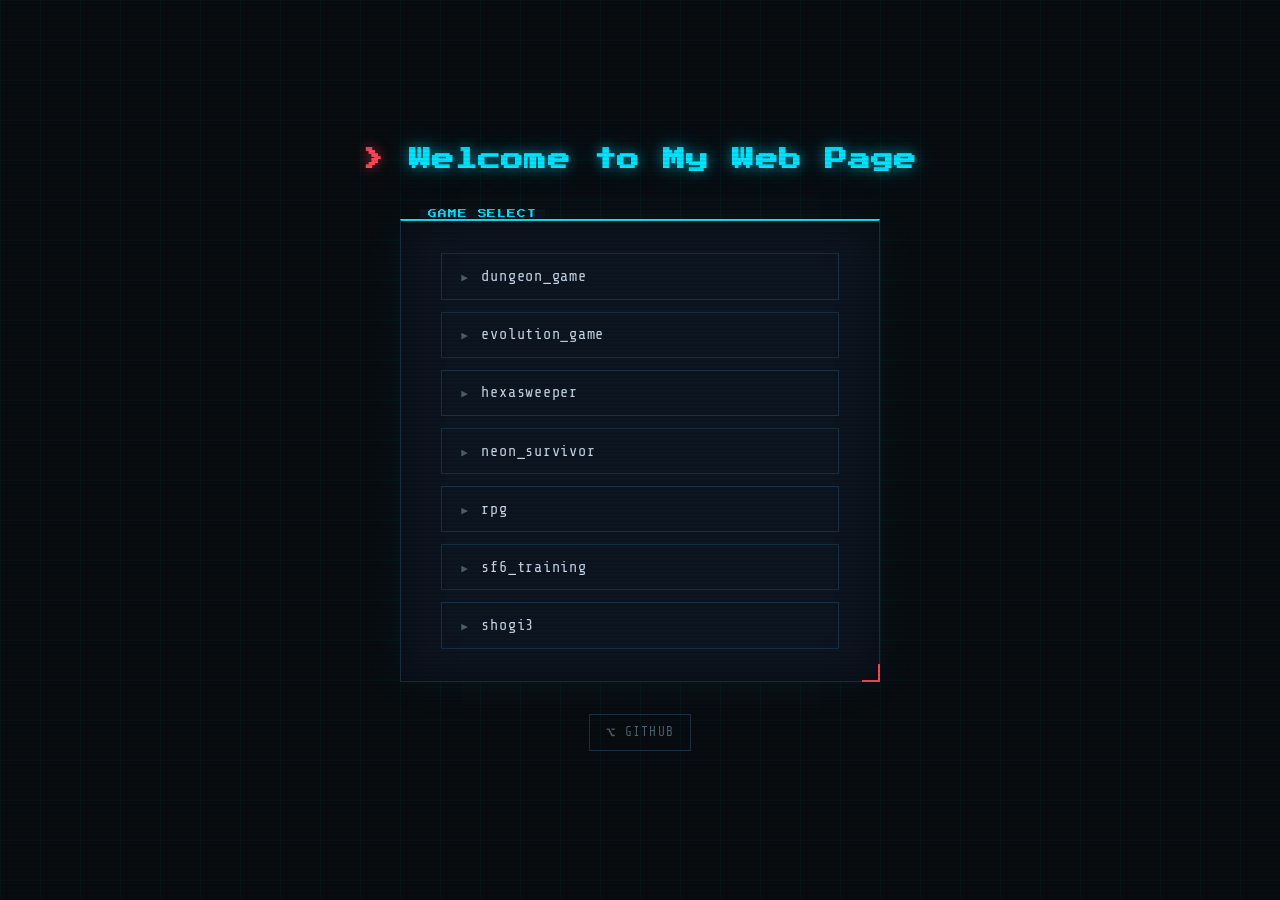
<file: index.html>
<html>

<head>
<meta charset="UTF-8">
<meta name="viewport" content="width=device-width, initial-scale=1.0">
<title>My Web Page</title>
<link rel="preconnect" href="https://fonts.googleapis.com">
<link href="https://fonts.googleapis.com/css2?family=Press+Start+2P&family=Share+Tech+Mono&display=swap" rel="stylesheet">
<link rel="stylesheet" href="index.css">
</head>

<body>
<h1>Welcome to My Web Page</h1>
<div>
<ul>
<li><a href ='dungeon_game.html'>dungeon_game</a></li>
<li><a href ='evolution_game.html'>evolution_game</a></li>
<li><a href ='hexasweeper.html'>hexasweeper</a></li>
<li><a href ='neon_survivor.html'>neon_survivor</a></li>
<li><a href ='rpg.html'>rpg</a></li>
<li><a href ='sf6_training.html'>sf6_training</a></li>
<li><a href ='shogi3.html'>shogi3</a></li>
</ul>
</div>
<a href="https://github.com/sphosino/claude_vibe_cording/">GITHUB</a>
</body>
</html>
</file>
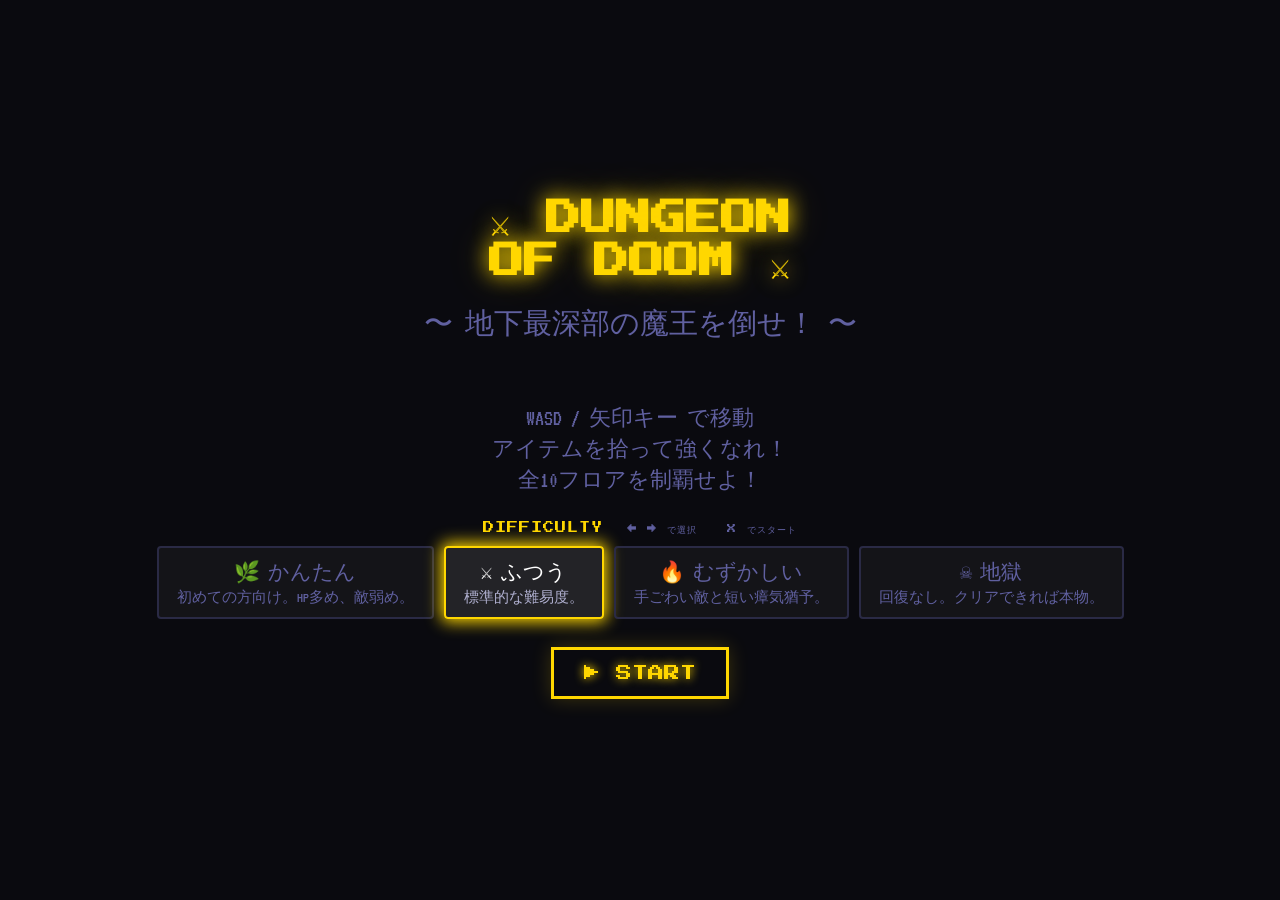
<file: dungeon_game.html>
<!DOCTYPE html>
<html lang="ja">
<head>
<meta charset="UTF-8">
<meta name="viewport" content="width=device-width, initial-scale=1.0">
<title>🗡️ ダンジョン・オブ・ドゥーム</title>
<style>
  @import url('https://fonts.googleapis.com/css2?family=Press+Start+2P&family=VT323:wght@400&display=swap');

  * { margin: 0; padding: 0; box-sizing: border-box; }
  
  :root {
    --bg: #0a0a0f;
    --surface: #12121a;
    --panel: #1a1a28;
    --border: #2a2a45;
    --gold: #ffd700;
    --red: #ff3040;
    --green: #00ff88;
    --blue: #4488ff;
    --purple: #cc44ff;
    --orange: #ff8800;
    --cyan: #00ffdd;
    --text: #e0e0ff;
    --dim: #6060a0;
  }

  body {
    background: var(--bg);
    color: var(--text);
    font-family: 'VT323', monospace;
    min-height: 100vh;
    display: flex;
    flex-direction: column;
    align-items: center;
    justify-content: center;
    overflow-y: auto;
  }

  #title-screen {
    text-align: center;
    animation: fadeIn 1s ease;
  }

  #title-screen h1 {
    font-family: 'Press Start 2P', monospace;
    font-size: 2.2em;
    color: var(--gold);
    text-shadow: 0 0 20px var(--gold), 0 0 40px rgba(255,215,0,0.3);
    margin-bottom: 0.5em;
    animation: pulse 2s infinite;
  }

  #title-screen .subtitle {
    font-size: 1.8em;
    color: var(--dim);
    margin-bottom: 2em;
  }

  #title-screen .start-btn {
    font-family: 'Press Start 2P', monospace;
    font-size: 1em;
    background: none;
    border: 3px solid var(--gold);
    color: var(--gold);
    padding: 15px 30px;
    cursor: pointer;
    transition: all 0.2s;
    text-shadow: 0 0 10px var(--gold);
    box-shadow: 0 0 20px rgba(255,215,0,0.2);
  }

  #title-screen .start-btn:hover {
    background: rgba(255,215,0,0.1);
    box-shadow: 0 0 30px rgba(255,215,0,0.4);
    transform: scale(1.05);
  }

  #diff-select {
    display: flex;
    gap: 10px;
    margin-bottom: 1.8em;
    flex-wrap: wrap;
    justify-content: center;
  }
  .diff-btn {
    font-family: 'VT323', monospace;
    font-size: 1.3em;
    background: rgba(255,255,255,0.04);
    border: 2px solid #2a2a45;
    color: #6060a0;
    padding: 10px 18px;
    cursor: pointer;
    border-radius: 4px;
    transition: all 0.15s;
    text-align: center;
    min-width: 120px;
  }
  .diff-btn:hover { background: rgba(255,255,255,0.08); transform: translateY(-2px); }
  .diff-btn.selected {
    border-width: 2px;
    color: #fff;
    background: rgba(255,255,255,0.1);
  }
  .diff-btn .diff-desc {
    display: block;
    font-size: 0.72em;
    color: #6060a0;
    margin-top: 2px;
    letter-spacing: 0;
  }
  .diff-btn.selected .diff-desc { color: #b0b0d0; }

  #game-screen {
    display: none;
    width: 100vw;
    min-height: 100vh;
    flex-direction: column;
    align-items: center;
    justify-content: flex-start;
    gap: 8px;
    padding: 8px 10px;
    overflow-y: auto;
  }

  #top-bar {
    display: flex;
    gap: 20px;
    align-items: center;
    font-size: 1.4em;
    flex-wrap: wrap;
    justify-content: center;
  }

  .stat-box {
    background: var(--panel);
    border: 2px solid var(--border);
    padding: 6px 14px;
    font-size: 1.1em;
  }

  .stat-box.floor-box { border-color: var(--gold); color: var(--gold); font-size: 1.4em; padding: 6px 20px; }

  #hp-bar-wrap { display: flex; align-items: center; gap: 8px; }
  #hp-bar-bg { width: 120px; height: 14px; background: #300; border: 2px solid var(--red); }
  #hp-bar { height: 100%; background: var(--red); transition: width 0.3s; box-shadow: 0 0 8px var(--red); }
  #exp-bar-bg { width: 80px; height: 14px; background: #030; border: 2px solid var(--green); }
  #exp-bar { height: 100%; background: var(--green); transition: width 0.3s; }

  #main-area {
    display: flex;
    gap: 12px;
    align-items: flex-start;
  }

  #canvas-wrap {
    position: relative;
    border: 3px solid var(--border);
    box-shadow: 0 0 30px rgba(68,136,255,0.15);
  }

  canvas {
    display: block;
    image-rendering: pixelated;
  }

  #side-panel {
    width: 200px;
    display: flex;
    flex-direction: column;
    gap: 8px;
    max-height: 450px;
  }

  #inv-list {
    max-height: 200px;
    overflow-y: auto;
  }

  .panel-box {
    background: var(--panel);
    border: 2px solid var(--border);
    padding: 10px;
    font-size: 1.2em;
  }

  .panel-box h3 {
    font-family: 'Press Start 2P', monospace;
    font-size: 0.55em;
    color: var(--gold);
    margin-bottom: 8px;
    text-align: center;
  }

  #log-box {
    background: var(--surface);
    border: 2px solid var(--border);
    padding: 8px;
    font-size: 1.2em;
    height: 120px;
    overflow-y: auto;
    flex-shrink: 0;
    width: 100%;
    max-width: 680px;
  }

  .log-line { 
    padding: 1px 0;
    border-bottom: 1px solid rgba(255,255,255,0.04);
  }
  .log-dmg { color: var(--red); }
  .log-heal { color: var(--green); }
  .log-item { color: var(--gold); }
  .log-level { color: var(--purple); }
  .log-info { color: var(--cyan); }

  #controls {
    font-size: 1.1em;
    color: var(--dim);
    text-align: center;
  }

  .item-slot {
    padding: 4px;
    border: 1px solid var(--border);
    margin-bottom: 3px;
    cursor: pointer;
    transition: background 0.15s;
  }
  .item-slot:hover { background: rgba(255,255,255,0.05); }
  .item-slot.weapon { color: var(--red); }
  .item-slot.armor { color: var(--blue); }
  .item-slot.potion { color: var(--green); }
  .item-slot.bomb { color: var(--orange); }
  .item-slot.scroll-item { color: var(--gold); }
  .item-slot:hover { background: rgba(255,255,255,0.08); transform: translateX(2px); transition: all 0.1s; }
  .item-slot.inv-selected {
    background: rgba(255,215,0,0.15) !important;
    border-color: var(--gold) !important;
    color: var(--gold) !important;
    transform: translateX(4px);
  }
  #inv-list.inv-active {
    border: 1px solid var(--gold);
    box-shadow: 0 0 8px rgba(255,215,0,0.3);
  }

  #overlay {
    display: none;
    position: fixed;
    inset: 0;
    background: rgba(0,0,0,0.85);
    flex-direction: column;
    align-items: center;
    justify-content: center;
    text-align: center;
    z-index: 100;
  }

  #overlay h2 {
    font-family: 'Press Start 2P', monospace;
    font-size: 2em;
    margin-bottom: 0.5em;
  }

  #overlay p { font-size: 1.6em; color: var(--dim); margin: 5px 0; }

  #overlay button {
    font-family: 'Press Start 2P', monospace;
    font-size: 0.8em;
    background: none;
    border: 2px solid var(--gold);
    color: var(--gold);
    padding: 12px 24px;
    cursor: pointer;
    margin-top: 20px;
  }

  #overlay button:hover { background: rgba(255,215,0,0.1); }

  @keyframes pulse {
    0%, 100% { text-shadow: 0 0 20px var(--gold), 0 0 40px rgba(255,215,0,0.3); }
    50% { text-shadow: 0 0 30px var(--gold), 0 0 60px rgba(255,215,0,0.5); }
  }
  @keyframes fadeIn { from { opacity: 0; transform: translateY(-20px); } to { opacity: 1; transform: none; } }
  @keyframes shake {
    0%, 100% { transform: translateX(0); }
    20% { transform: translateX(-4px); }
    40% { transform: translateX(4px); }
    60% { transform: translateX(-3px); }
    80% { transform: translateX(3px); }
  }
  .shake { animation: shake 0.3s; }
  @keyframes miasma-pulse {
    0%, 100% { border-color: var(--red); box-shadow: 0 0 8px rgba(255,0,0,0.3); }
    50%       { border-color: #ff8800;   box-shadow: 0 0 20px rgba(255,80,0,0.6); }
  }
  .miasma-warning { animation: miasma-pulse 0.8s infinite; }
  #miasma-bar.danger { background: var(--red) !important; box-shadow: 0 0 12px var(--red) !important; }
</style>
</head>
<body>

<div id="title-screen">
  <h1>⚔️ DUNGEON<br>OF DOOM ⚔️</h1>
  <p class="subtitle">〜 地下最深部の魔王を倒せ！ 〜</p>
  <p style="font-size:1.4em; color:#6060a0; margin-bottom: 1.2em;">
    WASD / 矢印キー で移動<br>
    アイテムを拾って強くなれ！<br>
    全10フロアを制覇せよ！
  </p>
  <p style="font-family:'Press Start 2P',monospace; font-size:0.7em; color:#ffd700; margin-bottom:0.8em; letter-spacing:1px;">DIFFICULTY &nbsp;<span style="color:#6060a0; font-size:0.8em">← → で選択 &nbsp; X でスタート</span></p>
  <div id="diff-select">
    <button class="diff-btn" id="dbtn-easy"   onclick="selectDiff('easy')"  >🌿 かんたん<span class="diff-desc">初めての方向け。HP多め、敵弱め。</span></button>
    <button class="diff-btn selected" id="dbtn-normal" onclick="selectDiff('normal')" style="box-shadow:0 0 16px 3px #ffd700; border-color:#ffd700">⚔️ ふつう<span class="diff-desc">標準的な難易度。</span></button>
    <button class="diff-btn" id="dbtn-hard"   onclick="selectDiff('hard')"  >🔥 むずかしい<span class="diff-desc">手ごわい敵と短い瘴気猶予。</span></button>
    <button class="diff-btn" id="dbtn-hell"   onclick="selectDiff('hell')"  >☠️ 地獄<span class="diff-desc">回復なし。クリアできれば本物。</span></button>
  </div>
  <button class="start-btn" onclick="startGame()">▶ START</button>
</div>

<div id="game-screen">
  <div id="top-bar">
    <div class="stat-box floor-box">⬇ FLOOR <span id="floor-num">1</span></div>
    <div class="stat-box" style="color:var(--red)">
      ❤️ HP
      <div id="hp-bar-wrap">
        <div id="hp-bar-bg"><div id="hp-bar" style="width:100%"></div></div>
        <span id="hp-text">20/20</span>
      </div>
    </div>
    <div class="stat-box" style="color:var(--green)">
      Lv<span id="lv">1</span>
      <div id="hp-bar-wrap">
        <div id="exp-bar-bg"><div id="exp-bar" style="width:0%"></div></div>
      </div>
    </div>
    <div class="stat-box" style="color:var(--orange)">⚔️ ATK <span id="atk-stat">5</span></div>
    <div class="stat-box" style="color:var(--blue)">🛡 DEF <span id="def-stat">0</span></div>
    <div class="stat-box" style="color:var(--gold)">💰 <span id="gold-stat">0</span>G</div>
    <div class="stat-box" id="hunger-box" style="color:#ffaa44">
      🍖 満腹
      <div id="hp-bar-wrap">
        <div id="hunger-bar-bg" style="width:100px; height:14px; background:#221100; border:2px solid #ffaa44">
          <div id="hunger-bar" style="height:100%; background:#ffaa44; transition:width 0.3s;"></div>
        </div>
        <span id="hunger-text">😊</span>
      </div>
    </div>
    <div class="stat-box" id="miasma-box" style="color:var(--purple)">
      🌫 瘴気
      <div id="hp-bar-wrap">
        <div id="miasma-bar-bg" style="width:120px; height:14px; background:#1a0028; border:2px solid var(--purple)">
          <div id="miasma-bar" style="height:100%; background:var(--purple); transition:width 0.3s; box-shadow:0 0 8px var(--purple)"></div>
        </div>
        <span id="miasma-text">120</span>
      </div>
    </div>
  </div>

  <div id="main-area">
    <div id="canvas-wrap">
      <canvas id="c" width="560" height="448"></canvas>
    </div>
    <div id="side-panel">
      <div class="panel-box">
        <h3 id="inv-title">🎒 INVENTORY</h3>
        <div id="inv-list">Empty</div>
      </div>
      <div class="panel-box" style="font-size:1.1em; color:var(--dim)">
        <div style="margin-bottom:4px; color:var(--gold)">TIPS</div>
        <div id="tip-text"></div>
      </div>
    </div>
  </div>

  <div id="log-box"></div>
  <div id="controls">← → ↑ ↓ / WASD: 移動 &nbsp;|&nbsp; [Z]: インベントリ &nbsp;|&nbsp; [X / Enter / Space]: 調べる</div>
</div>

<div id="overlay">
  <h2 id="overlay-title"></h2>
  <p id="overlay-sub1"></p>
  <p id="overlay-sub2"></p>
  <button onclick="startGame()">🔄 もう一度 [X]</button>
  <button onclick="returnToTitle()" style="margin-top:10px; border-color:#6060a0; color:#6060a0;">🏠 タイトルへ戻る [Z]</button>
</div>

<script>
// ===== GAME CONSTANTS =====
const TILE = 28;
const COLS = 20;
const ROWS = 16;
const W = COLS * TILE;
const H = ROWS * TILE;

// Tile types
const WALL = 0, FLOOR = 1, STAIRS = 2, CHEST = 3, TRAP = 4;

// Colors
const CLR = {
  wall: '#1a1a2e', wallLit: '#252540', floor: '#0d0d18', floorLit: '#161628',
  stairs: '#8844ff', chest: '#ffd700', trap: '#ff4400',
  player: '#00ffdd', playerGlow: 'rgba(0,255,221,0.4)',
  enemy: '#ff3040', enemyGlow: 'rgba(255,48,64,0.4)',
  boss: '#ff44ff', bossGlow: 'rgba(255,68,255,0.5)',
  item: '#00ff88',
  grid: 'rgba(255,255,255,0.02)',
  text: '#e0e0ff',
  explored: 'rgba(255,255,255,0.0)',
  light: 'rgba(255,200,100,0.04)',
};


// ===== BALANCE CONSTANTS =====

// --- Map / Visibility ---
const VIS_RADIUS   = 6;    // player sight radius (tiles)

// --- Player initial stats ---
const PLAYER_INIT_HP       = 45;
const PLAYER_INIT_ATK      = 6;
const PLAYER_INIT_DEF      = 1;
const PLAYER_INIT_EXP_NEXT = 10;
const PLAYER_INIT_HUNGER   = 70;   // 0~100; 70 = normal

// --- Level up ---
const LEVEL_UP_EXP_MULT  = 1.5;  // expNext multiplier per level
const LEVEL_UP_HP_BONUS  = 12;   // maxHp gained per level
const LEVEL_UP_ATK_BONUS = 2;    // baseAtk gained per level

// --- Passive regen ---
const REGEN_INTERVAL = 8;   // turns between +1 HP regen

// --- Floors ---
const MAX_FLOORS            = 10;
const ENEMY_SCALE_PER_FLOOR = 0.18;  // enemy stat growth per floor

// --- Miasma ---
const MIASMA_START_MAX    = 100;  // turns on floor 1
const MIASMA_START_MIN    = 40;   // minimum turns (deepest floor)
const MIASMA_WARN_AT      = 30;   // turns left → warning
const MIASMA_DANGER_AT    = 10;   // turns left → final warning

// --- Hunger ---
const STARVATION_DMG      = 3;   // HP lost per turn while starving
const FOOD_HUNGER_RESTORE = 40;  // hunger restored by one food item

// --- Combat ---
const BOMB_RADIUS = 3;  // blast radius (Manhattan distance)

// --- Boss ---
const BOSS_HP               = 700;
const BOSS_ATK              = 28;
const BOSS_DEF              = 14;
const BOSS_EXP              = 300;
const BOSS_GOLD             = 500;
const BOSS_PHASE2_THRESHOLD = 0.5;   // HP fraction that triggers phase 2
const BOSS_PHASE2_ATK_MULT  = 1.5;   // ATK multiplier in phase 2

// --- UI / timing ---
const AUTO_WALK_INTERVAL_MS = 120;   // ms between auto-walk steps
const LOG_MAX_LINES         = 30;    // max entries in battle log
const TIP_CYCLE_MS          = 10000; // ms between tip rotations
const SWIPE_THRESHOLD_PX    = 20;    // min swipe distance (pixels)

// ===== DIFFICULTY =====
const DIFF = {
  easy: {
    label: '🌿 かんたん', color: '#00ff88',
    initHp: 65, initAtk: 8, initDef: 2,
    regenInterval: 5,
    enemyScale: 0.12,
    miasmaMax: 140, miasmaMin: 60,
    bossHp: 500, bossAtk: 20, bossDef: 10,
    hungerDrain: 0.6,
    desc: '初めての方向け。HP多め、敵弱め。',
  },
  normal: {
    label: '⚔️ ふつう', color: '#ffd700',
    initHp: 45, initAtk: 6, initDef: 1,
    regenInterval: 8,
    enemyScale: 0.18,
    miasmaMax: 100, miasmaMin: 40,
    bossHp: 700, bossAtk: 28, bossDef: 14,
    hungerDrain: 1.0,
    desc: '標準的な難易度。',
  },
  hard: {
    label: '🔥 むずかしい', color: '#ff8800',
    initHp: 30, initAtk: 5, initDef: 0,
    regenInterval: 12,
    enemyScale: 0.26,
    miasmaMax: 70, miasmaMin: 25,
    bossHp: 900, bossAtk: 36, bossDef: 18,
    hungerDrain: 1.5,
    desc: '手ごわい敵と短い瘴気猶予。',
  },
  hell: {
    label: '☠️ 地獄', color: '#ff3040',
    initHp: 20, initAtk: 4, initDef: 0,
    regenInterval: 99,
    enemyScale: 0.35,
    miasmaMax: 50, miasmaMin: 18,
    bossHp: 1200, bossAtk: 45, bossDef: 22,
    hungerDrain: 2.0,
    desc: '回復なし。クリアできれば本物。',
  },
};
let currentDiff = 'normal';

// ===== STATE =====
let G = {}; // game state

function initState() {
  const d = DIFF[currentDiff];
  return {
    floor: 1,
    player: {
      x: 1, y: 1,
      hp: d.initHp, maxHp: d.initHp,
      baseAtk: d.initAtk, baseDef: d.initDef,
      atk: d.initAtk, def: d.initDef,
      lv: 1, exp: 0, expNext: PLAYER_INIT_EXP_NEXT,
      gold: 0,
      hunger: PLAYER_INIT_HUNGER,
      inv: [{ type: 'potion', name: 'ポーション', heal: 20, col: '#00ff88', icon: '🧪' },
            { type: 'food', name: '食料', col: '#ffaa44', icon: '🍖' }],
      weapon: null, armor: null,
    },
    map: [], enemies: [], items: [],
    explored: [],
    turn: 0,
    miasmaMax: d.miasmaMax,
    miasmaLeft: d.miasmaMax,
    miasmaOver: 0,
    animQueue: [],
    msg: [],
  };
}

// ===== MAP GENERATION =====
function genMap(floor) {
  const map = Array.from({length: ROWS}, () => Array(COLS).fill(WALL));
  const rooms = [];

  // Place rooms
  for (let attempt = 0; attempt < 50; attempt++) {
    const rw = 3 + Math.floor(Math.random() * 5);
    const rh = 3 + Math.floor(Math.random() * 4);
    const rx = 1 + Math.floor(Math.random() * (COLS - rw - 2));
    const ry = 1 + Math.floor(Math.random() * (ROWS - rh - 2));
    
    // Check overlap
    let ok = true;
    for (const r of rooms) {
      if (rx < r.x + r.w + 1 && rx + rw + 1 > r.x && ry < r.y + r.h + 1 && ry + rh + 1 > r.y) {
        ok = false; break;
      }
    }
    if (ok) {
      rooms.push({x: rx, y: ry, w: rw, h: rh});
      for (let y = ry; y < ry + rh; y++)
        for (let x = rx; x < rx + rw; x++)
          map[y][x] = FLOOR;
    }
  }

  // Connect rooms with corridors
  for (let i = 1; i < rooms.length; i++) {
    const a = rooms[i-1], b = rooms[i];
    const ax = Math.floor(a.x + a.w/2), ay = Math.floor(a.y + a.h/2);
    const bx = Math.floor(b.x + b.w/2), by = Math.floor(b.y + b.h/2);
    let cx = ax, cy = ay;
    while (cx !== bx) { map[cy][cx] = FLOOR; cx += cx < bx ? 1 : -1; }
    while (cy !== by) { map[cy][cx] = FLOOR; cy += cy < by ? 1 : -1; }
  }

  // Stairs
  const lastRoom = rooms[rooms.length - 1];
  const sx = Math.floor(lastRoom.x + lastRoom.w/2);
  const sy = Math.floor(lastRoom.y + lastRoom.h/2);
  map[sy][sx] = STAIRS;

  // Player start
  const firstRoom = rooms[0];
  const px = Math.floor(firstRoom.x + firstRoom.w/2);
  const py = Math.floor(firstRoom.y + firstRoom.h/2);

  // Chests
  const chests = [];
  for (let i = 1; i < rooms.length - 1 && i < 6; i++) {
    if (Math.random() < 0.75) {  // was 0.6
      const r = rooms[i];
      const cx2 = r.x + Math.floor(Math.random() * r.w);
      const cy2 = r.y + Math.floor(Math.random() * r.h);
      map[cy2][cx2] = CHEST;
      chests.push({x: cx2, y: cy2});
    }
  }

  // Traps
  for (const r of rooms.slice(1)) {
    if (Math.random() < 0.4) {  // 0.3→0.4
      const tx = r.x + 1 + Math.floor(Math.random() * Math.max(1, r.w - 2));
      const ty = r.y + 1 + Math.floor(Math.random() * Math.max(1, r.h - 2));
      if (map[ty][tx] === FLOOR) map[ty][tx] = TRAP;
    }
  }

  // Enemies
  const enemies = [];
  const isBossFloor = floor === MAX_FLOORS;
  for (const r of rooms.slice(1)) {
    const isLastRoom = r === lastRoom;

    // Boss floor: last room gets exactly the boss + 0~1 adds; other rooms normal
    if (isBossFloor && isLastRoom) {
      // Boss always spawns in center of last room
      const bx = Math.floor(r.x + r.w / 2);
      const by = Math.floor(r.y + r.h / 2);
      enemies.push(createEnemy(bx, by, floor, true));
      continue;
    }

    const count = Math.floor(Math.random() * 3) + 1;  // 1~3 (was 1~2)
    for (let i = 0; i < count; i++) {
      let ex, ey, tries = 0;
      do {
        ex = r.x + Math.floor(Math.random() * r.w);
        ey = r.y + Math.floor(Math.random() * r.h);
        tries++;
      } while ((map[ey][ex] !== FLOOR || (ex === px && ey === py)) && tries < 20);
      if (map[ey][ex] === FLOOR) enemies.push(createEnemy(ex, ey, floor, false));
    }
  }

  // Floor items
  const floorItems = [];
  for (const r of rooms.slice(2)) {
    if (Math.random() < 0.45) {  // 0.6→0.45
      const ix = r.x + Math.floor(Math.random() * r.w);
      const iy = r.y + Math.floor(Math.random() * r.h);
      if (map[iy][ix] === FLOOR) {
        floorItems.push(genItem(floor, ix, iy));
      }
    }
  }

  const explored = Array.from({length: ROWS}, () => Array(COLS).fill(false));

  return { map, px, py, enemies, chests, floorItems, explored };
}

function createEnemy(x, y, floor, isBoss) {
  // AI styles: chase=執着追跡, patrol=徘徊, coward=臆病(半HP逃走), ambush=待ち伏せ
  const types = [
    { name: 'スライム',   glyph: 's', col: '#44ff44', hp: 5,  atk: 2,  def: 0, exp: 3,  gold: 2,
      sight: 3, chaseLimit: 2, moveChance: 0.5, style: 'patrol', ghost: false },
    { name: 'ゴブリン',  glyph: 'g', col: '#ff8800', hp: 8,  atk: 4,  def: 1, exp: 5,  gold: 5,
      sight: 5, chaseLimit: 4, moveChance: 1.0, style: 'coward', ghost: false },
    { name: 'スケルトン', glyph: 'S', col: '#cccccc', hp: 12, atk: 5,  def: 2, exp: 8,  gold: 8,
      sight: 4, chaseLimit: 6, moveChance: 0.8, style: 'patrol', ghost: false },
    { name: 'ゴースト',  glyph: 'G', col: '#aaddff', hp: 14, atk: 9,  def: 1, exp: 14, gold: 10,
      sight: 8, chaseLimit: 99, moveChance: 1.0, style: 'chase', ghost: true },
    { name: 'オーク',    glyph: 'O', col: '#00aa44', hp: 18, atk: 7,  def: 3, exp: 12, gold: 12,
      sight: 4, chaseLimit: 8, moveChance: 1.0, style: 'chase', ghost: false },
    { name: 'デーモン',  glyph: 'D', col: '#ff2244', hp: 25, atk: 10, def: 4, exp: 20, gold: 20,
      sight: 6, chaseLimit: 3, moveChance: 1.0, style: 'ambush', ghost: false },
  ];
  
  if (isBoss) {
    const d = DIFF[currentDiff];
    return {
      x, y, isBoss: true,
      name: '🔥魔王ドゥーム', glyph: 'B', col: '#ff44ff',
      maxHp: d.bossHp, hp: d.bossHp,
      atk: d.bossAtk, def: d.bossDef,
      exp: BOSS_EXP, gold: BOSS_GOLD,
      sight: 10, chaseLimit: 999, moveChance: 1.0, style: 'chase',
      aiState: 'idle', chaseCounter: 0, lastKnown: null,
      spawnX: x, spawnY: y, patrolDir: [1,0], patrolTimer: 0,
      phase2: false,
      specialCooldown: 0,
    };
  }
  
  const tidx = Math.min(Math.floor(floor / 2), types.length - 1);
  const spread = Math.floor(Math.random() * Math.min(2, types.length - tidx));
  const t = types[Math.min(tidx + spread, types.length - 1)];
  const scale = 1 + (floor - 1) * DIFF[currentDiff].enemyScale;
  
  return {
    x, y, isBoss: false,
    name: t.name, glyph: t.glyph, col: t.col,
    maxHp: Math.floor(t.hp * scale), hp: Math.floor(t.hp * scale),
    atk: Math.floor(t.atk * scale), def: Math.floor(t.def * scale),
    exp: Math.floor(t.exp * scale), gold: Math.floor(t.gold * scale),
    sight: t.sight, chaseLimit: t.chaseLimit,
    moveChance: t.moveChance, style: t.style,
    ghost: t.ghost || false,
    aiState: 'idle', chaseCounter: 0, lastKnown: null,
    spawnX: x, spawnY: y,
    patrolDir: [Math.random() < 0.5 ? 1 : -1, 0],
    patrolTimer: 0,
  };
}

function genItem(floor, x, y) {
  const r = Math.random();
  if (r < 0.30) return { type: 'potion',      name: 'ポーション',   x, y, heal: 12 + floor * 2, col: '#00ff88', icon: '🧪' };
  if (r < 0.42) return { type: 'potion_s',    name: '小ポーション', x, y, heal: 6 + floor,      col: '#44cc88', icon: '🧪' };
  if (r < 0.55) {
    const atk = 2 + Math.floor(Math.random() * floor * 2);
    return { type: 'weapon', name: `剣+${atk}`, x, y, atk, col: '#ff8844' };
  }
  if (r < 0.68) {
    const def = 1 + Math.floor(Math.random() * Math.ceil(floor * 1.5));
    return { type: 'armor', name: `鎧+${def}`, x, y, def, col: '#4488ff' };
  }
  if (r < 0.78) {
    const power = 18 + floor * 2;
    return { type: 'bomb',       name: '爆弾',       x, y, power, col: '#ff6600', icon: '💣' };
  }
  if (r < 0.87) {
    const boost = 3 + Math.floor(floor * 1.5);
    return { type: 'scroll_atk', name: '攻撃の巻物', x, y, boost, col: '#ffcc00', icon: '📜' };
  }
  if (r < 0.85) {
    const boost = 2 + Math.floor(floor);
    return { type: 'ring_def', name: `防御の指輪+${boost}`, x, y, boost, col: '#cc88ff', icon: '💍', stat: 'def' };
  }
  return { type: 'food', name: '食料', x, y, col: '#ffaa44', icon: '🍖' };
}

function genChestItem(floor) {
  const r = Math.random();
  if (r < 0.22) return { type: 'potion_l',    name: '大ポーション', heal: 35 + floor * 5, col: '#00ffaa', icon: '🧪' };
  if (r < 0.38) {
    const atk = 3 + Math.floor(Math.random() * floor * 3);
    return { type: 'weapon', name: `魔剣+${atk}`, atk, col: '#ff4400' };
  }
  if (r < 0.52) {
    const def = 2 + Math.floor(Math.random() * Math.ceil(floor * 2));
    return { type: 'armor', name: `魔法鎧+${def}`, def, col: '#44aaff' };
  }
  if (r < 0.64) {
    const power = 15 + floor * 5;
    return { type: 'superbomb',   name: '超爆弾',     power, col: '#ff3300', icon: '💣' };
  }
  if (r < 0.74) {
    const boost = 6 + Math.floor(floor * 2);
    return { type: 'scroll_str', name: '強化の巻物', boost, col: '#ffe000', icon: '📜' };
  }
  if (r < 0.84) {
    const boost = 3 + Math.floor(floor * 1.5);
    return { type: 'ring_atk', name: `力の指輪+${boost}`, boost, col: '#ff88ff', icon: '💍', stat: 'atk' };
  }
  if (r < 0.92) {
    const maxHpUp = 15 + floor * 3;
    return { type: 'elixir', name: '不死の霊薬', maxHpUp, col: '#ff66ff', icon: '✨' };
  }
  return { type: 'scroll_heal', name: '全回復の巻物', col: '#aaffcc', icon: '📜' };
}

// ===== RENDERING =====
const canvas = document.getElementById('c');
const ctx = canvas.getContext('2d');

function drawGame() {
  if (!G.player) return;
  ctx.fillStyle = '#080810';
  ctx.fillRect(0, 0, W, H);
  
  const p = G.player;
  const visRadius = VIS_RADIUS;
  
  // Compute visibility
  const visible = Array.from({length: ROWS}, () => Array(COLS).fill(false));
  for (let dy = -visRadius; dy <= visRadius; dy++) {
    for (let dx = -visRadius; dx <= visRadius; dx++) {
      const nx = p.x + dx, ny = p.y + dy;
      if (nx < 0 || nx >= COLS || ny < 0 || ny >= ROWS) continue;
      if (dx*dx + dy*dy > visRadius*visRadius) continue;
      // Simple raycasting
      if (hasLOS(p.x, p.y, nx, ny)) {
        visible[ny][nx] = true;
        G.explored[ny][nx] = true;
      }
    }
  }
  
  // Draw tiles
  for (let y = 0; y < ROWS; y++) {
    for (let x = 0; x < COLS; x++) {
      const tile = G.map[y][x];
      const vis = visible[y][x];
      const exp = G.explored[y][x];
      if (!exp) continue;
      
      const px2 = x * TILE, py2 = y * TILE;
      
      if (tile === WALL) {
        ctx.fillStyle = vis ? '#1c1c30' : '#0e0e1a';
        ctx.fillRect(px2, py2, TILE, TILE);
        if (vis) {
          ctx.strokeStyle = '#2a2a50';
          ctx.strokeRect(px2 + 0.5, py2 + 0.5, TILE - 1, TILE - 1);
        }
      } else {
        ctx.fillStyle = vis ? '#121220' : '#0a0a14';
        ctx.fillRect(px2, py2, TILE, TILE);
        
        if (vis) {
          // Floor grid
          ctx.strokeStyle = 'rgba(255,255,255,0.03)';
          ctx.strokeRect(px2 + 0.5, py2 + 0.5, TILE - 1, TILE - 1);
          
          if (tile === STAIRS) {
            drawGlyph(px2, py2, '⬇', '#8844ff');
          } else if (tile === CHEST) {
            drawGlyph(px2, py2, '📦', '#ffd700');
          } else if (tile === TRAP) {
            // Traps are hidden until stepped on
          }
        }
      }
    }
  }
  
  // Light effect around player
  if (visible[p.y]?.[p.x]) {
    const grd = ctx.createRadialGradient(p.x*TILE+TILE/2, p.y*TILE+TILE/2, 0, p.x*TILE+TILE/2, p.y*TILE+TILE/2, visRadius*TILE);
    grd.addColorStop(0, 'rgba(255,200,100,0.08)');
    grd.addColorStop(1, 'transparent');
    ctx.fillStyle = grd;
    ctx.fillRect(0, 0, W, H);
  }
  
  // Draw floor items
  for (const item of G.items) {
    if (!visible[item.y]?.[item.x]) continue;
    const icon = item.icon || (item.type === 'potion' ? '🧪' : item.type === 'weapon' ? '⚔️' : item.type === 'armor' ? '🛡️' : '📦');
    drawGlyph(item.x*TILE, item.y*TILE, icon, item.col);
  }
  
  // Draw enemies
  for (const e of G.enemies) {
    // ゴーストは壁の中にいても薄く見える
    const isInWall = e.ghost && G.map[e.y]?.[e.x] === WALL;
    if (!visible[e.y]?.[e.x] && !isInWall) continue;
    const px2 = e.x * TILE, py2 = e.y * TILE;

    // ゴーストは半透明＋青白いglow
    ctx.globalAlpha = e.ghost ? (isInWall ? 0.35 : 0.75) : 1.0;
    ctx.shadowBlur = 15;
    ctx.shadowColor = e.ghost ? '#aaddff' : e.isBoss ? '#ff44ff' : '#ff3040';
    ctx.fillStyle = e.col;
    ctx.font = `${TILE-4}px VT323`;
    ctx.textAlign = 'center';
    ctx.textBaseline = 'middle';
    ctx.fillText(e.glyph.toUpperCase(), px2 + TILE/2, py2 + TILE/2);
    ctx.shadowBlur = 0;
    ctx.globalAlpha = 1.0;
    
    // HP bar
    const hpFrac = e.hp / e.maxHp;
    ctx.fillStyle = '#300';
    ctx.fillRect(px2, py2 - 5, TILE, 4);
    ctx.fillStyle = hpFrac > 0.5 ? '#00ff44' : hpFrac > 0.25 ? '#ffaa00' : '#ff3040';
    ctx.fillRect(px2, py2 - 5, TILE * hpFrac, 4);

    // AI state indicator
    if (e.aiState === 'chase') {
      ctx.fillStyle = '#ff4400';
      ctx.font = '10px VT323';
      ctx.textAlign = 'center';
      ctx.fillText('!', px2 + TILE - 4, py2 + 2);
    } else if (e.aiState === 'return' || e.aiState === 'alert') {
      ctx.fillStyle = '#ffcc00';
      ctx.font = '10px VT323';
      ctx.textAlign = 'center';
      ctx.fillText('?', px2 + TILE - 4, py2 + 2);
    }
  }
  
  // Draw click target indicator
  if (clickTarget && G.explored[clickTarget.y]?.[clickTarget.x]) {
    const tx = clickTarget.x * TILE, ty = clickTarget.y * TILE;
    ctx.strokeStyle = 'rgba(255,255,100,0.7)';
    ctx.lineWidth = 2;
    ctx.strokeRect(tx + 2, ty + 2, TILE - 4, TILE - 4);
    ctx.lineWidth = 1;
  }

  // Boss HP bar at top of canvas
  const boss = G.enemies.find(e => e.isBoss);
  if (boss) {
    const bw = W - 40;
    const frac = boss.hp / boss.maxHp;
    ctx.fillStyle = 'rgba(0,0,0,0.7)';
    ctx.fillRect(20, 8, bw, 16);
    ctx.fillStyle = boss.phase2 ? '#ff0000' : '#ff44ff';
    ctx.fillRect(20, 8, bw * frac, 16);
    ctx.strokeStyle = boss.phase2 ? '#ff0000' : '#ff44ff';
    ctx.strokeRect(20, 8, bw, 16);
    ctx.fillStyle = '#fff';
    ctx.font = '11px VT323';
    ctx.textAlign = 'center';
    ctx.fillText(`🔥 魔王ドゥーム  ${boss.hp}/${boss.maxHp}${boss.phase2 ? '  ⚡BERSERK' : ''}`, W/2, 21);
  }

  // Draw player
  const ppx = p.x * TILE, ppy = p.y * TILE;
  ctx.shadowBlur = 20;
  ctx.shadowColor = '#00ffdd';
  ctx.fillStyle = '#00ffdd';
  ctx.font = `${TILE}px VT323`;
  ctx.textAlign = 'center';
  ctx.textBaseline = 'middle';
  ctx.fillText('@', ppx + TILE/2, ppy + TILE/2);
  ctx.shadowBlur = 0;
  
  // Coord hint for stairs
  if (G.map[p.y]?.[p.x] === STAIRS) {
    ctx.fillStyle = '#8844ff';
    ctx.font = '12px VT323';
    ctx.fillText('Enterで次へ', ppx + TILE/2, ppy - 5);
  }
}

function drawGlyph(px, py, char, col) {
  ctx.shadowBlur = 10;
  ctx.shadowColor = col;
  ctx.fillStyle = col;
  ctx.font = `${TILE-2}px VT323`;
  ctx.textAlign = 'center';
  ctx.textBaseline = 'middle';
  ctx.fillText(char, px + TILE/2, py + TILE/2);
  ctx.shadowBlur = 0;
}

function hasLOS(x1, y1, x2, y2) {
  let dx = Math.abs(x2 - x1), dy = Math.abs(y2 - y1);
  let sx = x1 < x2 ? 1 : -1, sy = y1 < y2 ? 1 : -1;
  let err = dx - dy;
  let cx = x1, cy = y1;
  while (cx !== x2 || cy !== y2) {
    if (G.map[cy]?.[cx] === WALL) return false;
    const e2 = 2 * err;
    if (e2 > -dy) { err -= dy; cx += sx; }
    if (e2 < dx) { err += dx; cy += sy; }
  }
  return true;
}

// ===== LOGGING =====
function log(msg, cls='') {
  const box = document.getElementById('log-box');
  const d = document.createElement('div');
  d.className = 'log-line ' + cls;
  d.textContent = msg;
  box.prepend(d);
  if (box.children.length > LOG_MAX_LINES) box.lastChild.remove();
}

// ===== UPDATE UI =====
function updateUI() {
  const p = G.player;
  document.getElementById('floor-num').textContent = G.floor;
  document.getElementById('lv').textContent = p.lv;
  document.getElementById('hp-text').textContent = `${p.hp}/${p.maxHp}`;
  document.getElementById('hp-bar').style.width = `${(p.hp/p.maxHp)*100}%`;
  document.getElementById('hp-bar').style.boxShadow = p.hp === p.maxHp ? '0 0 8px #00ff88' : '0 0 8px var(--red)';
  document.getElementById('exp-bar').style.width = `${(p.exp/p.expNext)*100}%`;
  document.getElementById('atk-stat').textContent = p.atk;
  document.getElementById('def-stat').textContent = p.def;
  document.getElementById('gold-stat').textContent = p.gold;

  // Miasma bar
  const mFrac = 1 - Math.max(0, G.miasmaLeft / G.miasmaMax);
  document.getElementById('miasma-bar').style.width = `${mFrac * 100}%`;
  document.getElementById('miasma-text').textContent = G.miasmaLeft > 0 ? G.miasmaLeft : `超過${G.miasmaOver}`;

  // Hunger bar
  const h = G.player.hunger;
  const hCol = h <= 10 ? '#ff3040' : h <= 30 ? '#ff8800' : h <= 70 ? '#ffaa44' : h <= 90 ? '#88ff88' : '#44ffaa';
  document.getElementById('hunger-bar').style.width = `${h}%`;
  document.getElementById('hunger-bar').style.background = hCol;
  document.getElementById('hunger-text').textContent = HUNGER_LABEL[hungerStage(h)];
  
  document.getElementById('inv-title').textContent = invMode ? '🎒 ↑↓選択 Enter使用' : '🎒 INVENTORY';
  const invEl = document.getElementById('inv-list');
  invEl.innerHTML = '';
  if (invMode) {
    invEl.classList.add('inv-active');
  } else {
    invEl.classList.remove('inv-active');
  }

  if (p.weapon) {
    const d = document.createElement('div');
    d.className = 'item-slot weapon';
    d.textContent = `⚔️ ${p.weapon.name}`;
    d.title = '装備中の武器';
    invEl.appendChild(d);
  }
  if (p.armor) {
    const d = document.createElement('div');
    d.className = 'item-slot armor';
    d.textContent = `🛡️ ${p.armor.name}`;
    d.title = '装備中の防具';
    invEl.appendChild(d);
  }

  // Group usable items by type
  const USABLE_GROUPS = [
    { type: 'potion_l',    icon: '🧪', col: '#00ffaa' },
    { type: 'potion',      icon: '🧪', col: '#00ff88' },
    { type: 'potion_s',    icon: '🧪', col: '#44cc88' },
    { type: 'food',        icon: '🍖', col: '#ffaa44' },
    { type: 'superbomb',   icon: '💣', col: '#ff3300' },
    { type: 'bomb',        icon: '💣', col: '#ff6600' },
    { type: 'scroll_heal', icon: '📜', col: '#aaffcc' },
    { type: 'scroll_str',  icon: '📜', col: '#ffe000' },
    { type: 'scroll_atk',  icon: '📜', col: '#ffcc00' },
    { type: 'elixir',      icon: '✨', col: '#ff66ff' },
  ];

  let anyUsable = false;
  for (const g of USABLE_GROUPS) {
    const stack = p.inv.filter(i => i.type === g.type);
    if (!stack.length) continue;
    anyUsable = true;
    const d = document.createElement('div');
    d.className = `item-slot ${g.type === 'potion' ? 'potion' : g.type === 'bomb' ? 'bomb' : 'scroll-item'}`;
    d.style.cursor = 'pointer';
    d.style.borderColor = stack[0].col;
    d.title = `クリックで使用: ${stack.map(i=>i.name).join(', ')}`;
    d.innerHTML = `${g.icon} <span style="color:${stack[0].col}">${stack[0].name}</span>` +
      (stack.length > 1 ? ` <span style="color:#aaa">×${stack.length}</span>` : '') +
      ` <span style="color:#555;font-size:0.85em"> ▶</span>`;
    d.addEventListener('click', () => {
      const idx = G.player.inv.findIndex(i => i.type === g.type);
      if (idx >= 0) { useItemAtIndex(idx); }
    });

    // インベントリモード中はカーソル位置をハイライト
    if (invMode) {
      const usable = getUsableItems();
      const pos = usable.findIndex(u => u.type === g.type);
      if (pos === invCursor) d.classList.add('inv-selected');
    }

    invEl.appendChild(d);
  }

  if (!p.weapon && !p.armor && !anyUsable) {
    invEl.textContent = '空っぽ';
  }
}

// ===== TIPS =====
const TIPS = [
  'ポーション🧪はクリックか\n[P]で使えるよ！',
  '爆弾💣は半径3マスの\n敵を一網打尽！',
  '攻撃の巻物📜で\nATKが永続アップ！',
  '霊薬✨でMaxHPが\n大幅に上がる！',
  '指輪💍は拾うだけで\n永続効果が発動！',
  '宝箱📦にはレアな\nアイテムが入ってる！',
  '👻 ゴーストは壁を抜けてくる！\n逃げても無駄！',
  'ボスは10フロアに！\n万全の準備で挑もう',
];
let tipIdx = 0;
function cycleTip() {
  document.getElementById('tip-text').textContent = TIPS[tipIdx % TIPS.length];
  tipIdx++;
}

function selectDiff(key) {
  currentDiff = key;
  ['easy','normal','hard','hell'].forEach(k => {
    const btn = document.getElementById('dbtn-' + k);
    const col = DIFF[k].color;
    const isSelected = k === key;
    btn.classList.toggle('selected', isSelected);
    btn.style.boxShadow = isSelected ? `0 0 16px 3px ${col}` : '';
    btn.style.borderColor = isSelected ? col : '';
  });
}

// ===== GAME LOGIC =====
function startGame() {
  G = initState();
  document.getElementById('title-screen').style.display = 'none';
  document.getElementById('game-screen').style.display = 'flex';
  document.getElementById('overlay').style.display = 'none';
  document.getElementById('log-box').innerHTML = '';

  loadFloor(1);
  const d = DIFF[currentDiff];
  log(`⚔️ ダンジョンに入った！魔王を討て！`, 'log-info');
  log(`難易度: ${d.label}`, 'log-info');

  cycleTip();
  setInterval(cycleTip, TIP_CYCLE_MS);

  requestAnimationFrame(loop);
}

function loadFloor(floor) {
  G.floor = floor;
  const data = genMap(floor);
  G.map = data.map;
  G.explored = data.explored;
  G.enemies = data.enemies;
  G.items = data.floorItems;
  G.player.x = data.px;
  G.player.y = data.py;
  G.turn = 0;

  // 難易度に応じた瘴気上限（深階ほど短くなる）
  const d = DIFF[currentDiff];
  G.miasmaMax = Math.max(d.miasmaMin, Math.round(d.miasmaMax - (floor - 1) * (d.miasmaMax - d.miasmaMin) / (MAX_FLOORS - 1)));
  G.miasmaLeft = G.miasmaMax;
  G.miasmaOver = 0;

  // Reset miasma bar style
  document.getElementById('miasma-bar').classList.remove('danger');
  document.getElementById('miasma-box').classList.remove('miasma-warning');

  // Reveal start area
  updateExplored();
  updateUI();
  log(`📍 ${floor}階に降りた  🌫 瘴気まで${G.miasmaLeft}ターン`, 'log-info');
}

function updateExplored() {
  const p = G.player;
  const r = VIS_RADIUS;
  for (let dy = -r; dy <= r; dy++) {
    for (let dx = -r; dx <= r; dx++) {
      const nx = p.x + dx, ny = p.y + dy;
      if (nx < 0 || nx >= COLS || ny < 0 || ny >= ROWS) continue;
      if (dx*dx + dy*dy <= r*r && hasLOS(p.x, p.y, nx, ny)) {
        G.explored[ny][nx] = true;
      }
    }
  }
}

function tryMove(dx, dy) {
  const p = G.player;
  const nx = p.x + dx, ny = p.y + dy;
  
  if (nx < 0 || nx >= COLS || ny < 0 || ny >= ROWS) return;
  
  // Check enemy (壁の中のゴーストは攻撃不可)
  const enemy = G.enemies.find(e => e.x === nx && e.y === ny);
  if (enemy) {
    tryAttackEnemy(enemy);
    return;
  }

  if (G.map[ny][nx] === WALL) return;
  
  // Move
  p.x = nx; p.y = ny;
  
  // Tile effects
  const tile = G.map[ny][nx];
  if (tile === TRAP) {
    const dmg = Math.max(1, 2 + G.floor - p.def);  // nerfed trap
    p.hp = Math.max(0, p.hp - dmg);
    G.map[ny][nx] = FLOOR;
    log(`🔥 罠！ ${dmg}ダメージ！`, 'log-dmg');
    if (p.hp <= 0) { gameover(); return; }
  }
  
  // Pick up items
  const itemIdx = G.items.findIndex(i => i.x === nx && i.y === ny);
  if (itemIdx >= 0) {
    const item = G.items.splice(itemIdx, 1)[0];
    pickupItem(item);
  }
  
  updateExplored();
  enemyTurn();

  // Passive regen: 難易度に応じたターン数ごとに+1 HP
  G.turn = (G.turn || 0) + 1;
  if (G.turn % DIFF[currentDiff].regenInterval === 0 && G.player.hp < G.player.maxHp) {
    G.player.hp = Math.min(G.player.maxHp, G.player.hp + 1);
  }

  // === HUNGER ===
  tickHunger();

  // === MIASMA COUNTDOWN ===
  tickMiasma();

  updateUI();
}

function tryAttackEnemy(enemy) {
  if (!enemy) return false;
  if (enemy.ghost && G.map[enemy.y][enemy.x] === WALL) {
    log('👻 ゴーストは壁の中では攻撃できない！', 'log-info');
    return false;
  }
  attackEnemy(enemy);
  enemyTurn();
  return true;
}

function attackEnemy(e) {
  const p = G.player;
  const dmg = Math.max(1, p.atk - e.def + Math.floor(Math.random() * 4 - 1));
  e.hp -= dmg;
  log(`⚔️ ${e.name}に${dmg}ダメージ！ (残${e.hp}HP)`, 'log-dmg');

  // Boss phase 2 trigger
  if (e.isBoss && !e.phase2 && e.hp <= e.maxHp * BOSS_PHASE2_THRESHOLD) {
    e.phase2 = true;
    e.atk = Math.floor(e.atk * BOSS_PHASE2_ATK_MULT);
    e.moveChance = 1.0;
    e.col = '#ff0000';
    log('💢 魔王が激怒した！！ ATKが1.5倍になった！！', 'log-dmg');
    log('☠️ 「貴様ごときに傷つけられるとは……許さん！！」', 'log-dmg');
  }
  
  if (e.hp <= 0) {
    G.enemies = G.enemies.filter(x => x !== e);
    p.exp += e.exp;
    p.gold += e.gold;
    log(`💀 ${e.name}を倒した！ EXP+${e.exp} Gold+${e.gold}`, 'log-item');
    
    checkLevelUp();
    
    if (e.isBoss) {
      victory();
    }
  }
}

function enemyTurn() {
  const p = G.player;

  for (const e of G.enemies) {
    // --- moveChance: slow enemies skip turns ---
    if (Math.random() > e.moveChance) continue;

    const dist = Math.abs(e.x - p.x) + Math.abs(e.y - p.y);
    const canSee = dist <= e.sight && hasLOS(e.x, e.y, p.x, p.y);

    // ---- coward: run away when below half HP ----
    if (e.style === 'coward' && e.hp < e.maxHp * 0.5 && canSee) {
      // Move away from player
      const dx = e.x - p.x, dy = e.y - p.y;
      const moves = [
        [Math.sign(dx) || (Math.random()<0.5?1:-1), 0],
        [0, Math.sign(dy) || (Math.random()<0.5?1:-1)],
        [Math.sign(dx), Math.sign(dy)],
      ];
      for (const [mx, my] of moves) {
        const nx = e.x + mx, ny = e.y + my;
        if (canMoveTo(e, nx, ny)) { e.x = nx; e.y = ny; break; }
      }
      e.aiState = 'idle';
      continue;
    }

    // ---- ambush: stay still until player very close ----
    if (e.style === 'ambush' && e.aiState === 'idle') {
      if (!canSee || dist > 2) continue; // wait motionless
      // Player stepped close – now activate!
      e.aiState = 'chase';
      log(`👁️ ${e.name}が動き出した！`, 'log-dmg');
    }

    // ---- Update AI state ----
    if (canSee) {
      e.aiState = 'chase';
      e.chaseCounter = e.chaseLimit;
      e.lastKnown = { x: p.x, y: p.y };
    } else if (e.aiState === 'chase') {
      e.chaseCounter--;
      if (e.chaseCounter <= 0) {
        e.aiState = e.lastKnown ? 'return' : 'idle';
      }
    }

    // ---- Attack if adjacent ----
    if (dist === 1) {
      let dmg;
      if (e.isBoss) {
        e.specialCooldown = (e.specialCooldown || 0) - 1;
        if (e.specialCooldown <= 0) {
          // Special: dark blast, 2x damage
          dmg = Math.max(1, e.atk * 2 - p.def);
          e.specialCooldown = e.phase2 ? 2 : 3;
          log(`💥 魔王の「滅びの波動」！ ${dmg}ダメージ！！`, 'log-dmg');
        } else {
          dmg = Math.max(0, e.atk - p.def + Math.floor(Math.random() * 4 - 1));
          if (dmg > 0) log(`💥 ${e.name}に${dmg}ダメージ！ (残${p.hp}HP)`, 'log-dmg');
          else log(`🛡️ ${e.name}の攻撃を防いだ！`, 'log-info');
        }
      } else {
        dmg = Math.max(0, e.atk - p.def + Math.floor(Math.random() * 3 - 1));
        if (dmg > 0) log(`💥 ${e.name}に${dmg}ダメージ！ (残${p.hp}HP)`, 'log-dmg');
        else log(`🛡️ ${e.name}の攻撃を防いだ！`, 'log-info');
      }
      p.hp -= dmg;
      if (p.hp <= 0) { gameover(); return; }
      continue;
    }

    // ---- Movement per state ----
    if (e.aiState === 'chase' || e.aiState === 'alert') {
      // Move toward last known position
      const tx = e.aiState === 'chase' ? p.x : e.lastKnown.x;
      const ty = e.aiState === 'chase' ? p.y : e.lastKnown.y;
      moveToward(e, tx, ty);

      // Reached last known but lost player → go idle
      if (e.aiState !== 'chase' && e.x === e.lastKnown.x && e.y === e.lastKnown.y) {
        e.aiState = 'idle';
        e.lastKnown = null;
      }

    } else if (e.aiState === 'return') {
      // Head back toward spawn
      moveToward(e, e.spawnX, e.spawnY);
      if (e.x === e.spawnX && e.y === e.spawnY) {
        e.aiState = 'idle';
        e.lastKnown = null;
      }

    } else {
      // idle: patrol / wander
      e.patrolTimer = (e.patrolTimer || 0) - 1;
      if (e.patrolTimer > 0) continue; // stand still for a bit

      if (e.style === 'patrol') {
        // Walk in a direction, bounce off walls
        const [pdx, pdy] = e.patrolDir;
        const nx = e.x + pdx, ny = e.y + pdy;
        if (canMoveTo(e, nx, ny)) {
          e.x = nx; e.y = ny;
        } else {
          // Pick a new random direction
          const dirs = [[1,0],[-1,0],[0,1],[0,-1]];
          const d = dirs[Math.floor(Math.random() * dirs.length)];
          e.patrolDir = d;
          e.patrolTimer = 1 + Math.floor(Math.random() * 3);
        }
      } else {
        // Random wander (30% chance to move)
        if (Math.random() < 0.3) {
          const dirs = [[1,0],[-1,0],[0,1],[0,-1]];
          const [rdx, rdy] = dirs[Math.floor(Math.random() * dirs.length)];
          const nx = e.x + rdx, ny = e.y + rdy;
          if (canMoveTo(e, nx, ny)) { e.x = nx; e.y = ny; }
        }
        e.patrolTimer = 1 + Math.floor(Math.random() * 2);
      }
    }
  }
}

function canMoveTo(e, nx, ny) {
  if (nx < 0 || nx >= COLS || ny < 0 || ny >= ROWS) return false;
  if (!e.ghost && G.map[ny][nx] === WALL) return false;  // ゴーストは壁無視
  if (G.enemies.some(o => o !== e && o.x === nx && o.y === ny)) return false;
  if (G.player.x === nx && G.player.y === ny) return false;
  return true;
}

function moveToward(e, tx, ty) {
  const dx = tx - e.x, dy = ty - e.y;
  if (dx === 0 && dy === 0) return;
  const moves = [];
  if (Math.abs(dx) >= Math.abs(dy)) {
    moves.push([Math.sign(dx), 0], [0, Math.sign(dy)], [-Math.sign(dx), 0], [0, -Math.sign(dy)]);
  } else {
    moves.push([0, Math.sign(dy)], [Math.sign(dx), 0], [0, -Math.sign(dy)], [-Math.sign(dx), 0]);
  }
  for (const [mx, my] of moves) {
    const nx = e.x + mx, ny = e.y + my;
    if (canMoveTo(e, nx, ny)) { e.x = nx; e.y = ny; return; }
  }
}

function pickupItem(item) {
  const p = G.player;
  if (item.type === 'weapon') {
    if (!p.weapon || item.atk > p.weapon.atk) {
      const old = p.weapon ? ` (旧:${p.weapon.name}と交換)` : '';
      p.weapon = item;
      p.baseAtk = 5 + p.lv + item.atk;
      recalcStats();
      log(`⚔️ ${item.name}を装備！ ATK+${item.atk}${old}`, 'log-item');
    } else {
      log(`⚔️ ${item.name}を拾ったが弱かった`, 'log-info');
    }
  } else if (item.type === 'armor') {
    if (!p.armor || item.def > p.armor.def) {
      const old = p.armor ? ` (旧:${p.armor.name}と交換)` : '';
      p.armor = item;
      p.baseDef = item.def;
      recalcStats();
      log(`🛡️ ${item.name}を装備！ DEF+${item.def}${old}`, 'log-item');
    } else {
      log(`🛡️ ${item.name}を拾ったが弱かった`, 'log-info');
    }
  } else if (item.type === 'ring_def' || item.type === 'ring_atk') {
    if (item.stat === 'def' || item.type === 'ring_def') {
      p.baseDef += item.boost;
      recalcStats();
      log(`💍 ${item.name}を装着！ DEF+${item.boost}（永続）`, 'log-item');
    } else {
      p.baseAtk += item.boost;
      recalcStats();
      log(`💍 ${item.name}を装着！ ATK+${item.boost}（永続）`, 'log-item');
    }
  } else {
    p.inv.push({...item});
    const icon = item.icon || '🧪';
    log(`${icon} ${item.name}を拾った！`, 'log-item');
  }
  updateUI();
}

function openChest(x, y) {
  const item = genChestItem(G.floor);
  item.x = x; item.y = y;
  G.map[y][x] = FLOOR;
  pickupItem(item);
  log(`📦 宝箱を開けた！ ${item.name}をゲット！`, 'log-item');
}

function usePotion() { useItemByType('potion'); }

function useItemByType(type) {
  const p = G.player;
  const idx = p.inv.findIndex(i => i.type === type);
  if (idx < 0) { log(`それは持っていない！`, 'log-info'); return; }
  useItemAtIndex(idx);
}

function useItemAtIndex(idx) {
  const p = G.player;
  const item = p.inv.splice(idx, 1)[0];
  if (!item) return;

  // ポーション系（全部HP回復）
  if (['potion', 'potion_s', 'potion_l'].includes(item.type)) {
    const baseHeal = item.heal + G.floor * 3;
    // 満腹度で回復量が変わる
    const healMult = { starving: 0.3, hungry: 0.6, normal: 1.0, full: 1.8, stuffed: 1.3 };
    const mult = healMult[hungerStage(G.player.hunger)];
    const heal = Math.floor(baseHeal * mult);
    const before = p.hp;
    p.hp = Math.min(p.maxHp, p.hp + heal);
    const multLabel = mult < 1 ? `（空腹で${Math.floor(mult*100)}%）` : mult > 1 ? '（満腹ボーナス！）' : '';
    log(`🧪 ${item.name}を使った！ HP+${p.hp - before} ${multLabel}(${p.hp}/${p.maxHp})`, 'log-heal');

  // 爆弾系
  } else if (item.type === 'bomb' || item.type === 'superbomb') {
    const hits = G.enemies.filter(e => Math.abs(e.x-p.x)+Math.abs(e.y-p.y) <= BOMB_RADIUS);
    const label = item.type === 'superbomb' ? '💥超爆弾' : '💣爆弾';
    if (!hits.length) { log(`${label}！ …誰もいなかった`, 'log-info'); }
    else {
      let killed = 0;
      for (const e of hits) {
        const dmg = item.power + Math.floor(Math.random() * 5);
        e.hp -= dmg;
        log(`${label} ${e.name}に${dmg}ダメージ！`, 'log-dmg');
        if (e.hp <= 0) {
          G.enemies = G.enemies.filter(x => x !== e);
          p.exp += e.exp; p.gold += e.gold; killed++;
          checkLevelUp();
          if (e.isBoss) { victory(); return; }
        }
      }
      if (killed) log(`💥 ${killed}体を爆殺！`, 'log-item');
    }

  // 巻物系
  } else if (item.type === 'scroll_heal') {
    p.hp = p.maxHp;
    log(`📜 ${item.name}！ HPが全回復！`, 'log-heal');

  } else if (item.type === 'scroll_atk') {
    const boost = 3 + Math.floor(G.floor * 2.2);
    p.baseAtk += boost;
    recalcStats();
    log(`📜 ${item.name}を読んだ！ ATK+${boost}（永続）`, 'log-item');

  } else if (item.type === 'scroll_str') {
    const boost = 6 + Math.floor(G.floor * 2.5);
    p.baseAtk += boost;
    recalcStats();
    log(`📜 ${item.name}を読んだ！ ATK+${boost}（永続）`, 'log-item');

  // 食料
  } else if (item.type === 'food') {
    const prev = G.player.hunger;
    G.player.hunger = Math.min(100, G.player.hunger + FOOD_HUNGER_RESTORE);
    recalcStats();
    log(`🍖 食料を食べた！ 満腹度+${G.player.hunger - prev} (${G.player.hunger}/100)`, 'log-heal');

  // 霊薬
  } else if (item.type === 'elixir') {
    p.maxHp += item.maxHpUp;
    p.hp = p.maxHp;
    log(`✨ 不死の霊薬！ MaxHP+${item.maxHpUp}、HP全回復！`, 'log-level');
  }

  updateUI();
}

// ===== HUNGER SYSTEM =====
function hungerStage(hunger) {
  if (hunger <= 10) return 'starving';   // 💀 飢餓
  if (hunger <= 30) return 'hungry';    // 😫 空腹
  if (hunger <= 70) return 'normal';    // 😊 普通
  if (hunger <= 90) return 'full';      // 😌 満腹
  return 'stuffed';                     // 🤢 過食
}

const HUNGER_LABEL = {
  starving: '💀飢餓', hungry: '😫空腹', normal: '😊普通', full: '😌満腹', stuffed: '🤢過食'
};

function recalcStats() {
  const p = G.player;
  const stage = hungerStage(p.hunger);
  // ベース値から実効値を計算
  let atkMult = 1.0, defMult = 1.0;
  if      (stage === 'starving') { atkMult = 0.5;  defMult = 0.5;  }
  else if (stage === 'hungry')   { atkMult = 0.8;  defMult = 0.85; }
  else if (stage === 'normal')   { atkMult = 1.0;  defMult = 1.0;  }
  else if (stage === 'full')     { atkMult = 1.3;  defMult = 1.3;  }
  else if (stage === 'stuffed')  { atkMult = 0.9;  defMult = 1.1;  }

  p.atk = Math.max(1, Math.floor(p.baseAtk * atkMult));
  p.def = Math.max(0, Math.floor(p.baseDef * defMult));
}

function tickHunger() {
  const p = G.player;
  const prevStage = hungerStage(p.hunger);
  // 満腹なほど速く減る、空腹なほどゆっくり（難易度で全体倍率）
  const drainInterval = { stuffed: 1, full: 2, normal: 3, hungry: 5, starving: 8 };
  const basInterval = drainInterval[hungerStage(p.hunger)];
  const interval = Math.max(1, Math.round(basInterval / DIFF[currentDiff].hungerDrain));
  if (G.turn % interval === 0) p.hunger = Math.max(0, p.hunger - 1);
  const newStage = hungerStage(p.hunger);

  // ステージ変化時に通知
  if (prevStage !== newStage) {
    log(`${HUNGER_LABEL[newStage]} 満腹度が変わった！`, newStage === 'starving' ? 'log-dmg' : 'log-info');
  }

  // 飢餓時はHP削れる（毎ターン）
  if (newStage === 'starving') {
    p.hp -= STARVATION_DMG;
    log(`💀 飢餓！ HP-${STARVATION_DMG}！！飯を食え！`, 'log-dmg');
    if (p.hp <= 0) { gameover(); }
  }

  recalcStats();
}

function tickMiasma() {
  const p = G.player;
  if (G.miasmaLeft > 0) {
    G.miasmaLeft--;

    if (G.miasmaLeft === MIASMA_WARN_AT) {
      log('⚠️ 瘴気が迫っている…！急いで階段を降りろ！', 'log-dmg');
      document.getElementById('miasma-box').classList.add('miasma-warning');
    } else if (G.miasmaLeft === MIASMA_DANGER_AT) {
      log('💀 瘴気があと10ターンで満ちる！！', 'log-dmg');
    } else if (G.miasmaLeft === 0) {
      log('☠️ 瘴気がフロアを覆い尽くした！！毎ターンダメージを受ける！', 'log-dmg');
      document.getElementById('miasma-bar').classList.add('danger');
    }
  } else {
    // Over time — escalating damage
    G.miasmaOver++;
    const dmg = 2 + Math.floor(G.miasmaOver / 10);
    p.hp -= dmg;
    log(`🌫 瘴気ダメージ！ -${dmg}HP (残${p.hp}HP)`, 'log-dmg');
    if (p.hp <= 0) { gameover(); }
  }
}


function checkLevelUp() {
  const p = G.player;
  while (p.exp >= p.expNext) {
    p.exp -= p.expNext;
    p.lv++;
    p.expNext = Math.floor(p.expNext * LEVEL_UP_EXP_MULT);
    p.maxHp += LEVEL_UP_HP_BONUS;
    p.hp = Math.min(p.hp + LEVEL_UP_HP_BONUS, p.maxHp);
    p.baseAtk += LEVEL_UP_ATK_BONUS;
    recalcStats();
    log(`✨ レベルアップ！ Lv${p.lv}！ HP+${LEVEL_UP_HP_BONUS} ATK+${LEVEL_UP_ATK_BONUS}`, 'log-level');
  }
}

function interact() {
  const p = G.player;
  const tile = G.map[p.y][p.x];
  if (tile === STAIRS) {
    if (G.floor >= MAX_FLOORS) {
      log('これ以上は進めない...', 'log-info');
    } else {
      loadFloor(G.floor + 1);
    }
  } else if (tile === CHEST) {
    openChest(p.x, p.y);
  }
}

function gameover() {
  const o = document.getElementById('overlay');
  o.style.display = 'flex';
  document.getElementById('overlay-title').textContent = '💀 GAME OVER';
  document.getElementById('overlay-title').style.color = '#ff3040';
  document.getElementById('overlay-sub1').textContent = `Lv${G.player.lv} | ${G.floor}階で力尽きた...`;
  document.getElementById('overlay-sub2').textContent = `獲得Gold: ${G.player.gold}G`;
}

function victory() {
  const o = document.getElementById('overlay');
  o.style.display = 'flex';
  document.getElementById('overlay-title').textContent = '🏆 VICTORY!!';
  document.getElementById('overlay-title').style.color = '#ffd700';
  document.getElementById('overlay-sub1').textContent = '魔王ドゥームを倒した！！';
  document.getElementById('overlay-sub2').textContent = `Lv${G.player.lv} | Gold: ${G.player.gold}G `;
}

// ===== INPUT =====
let invMode = false;   // インベントリフォーカス中か
let invCursor = 0;     // 選択中のインデックス

function getUsableItems() {
  // 表示順に合わせた使用可能アイテムリスト（typeごとに1エントリ）
  const USABLE_GROUPS = [
    'potion_l','potion','potion_s','food',
    'superbomb','bomb','scroll_heal','scroll_str','scroll_atk','elixir'
  ];
  const result = [];
  for (const type of USABLE_GROUPS) {
    const idx = G.player.inv.findIndex(i => i.type === type);
    if (idx >= 0) result.push({ type, idx });
  }
  return result;
}

function enterInvMode() {
  const items = getUsableItems();
  if (!items.length) { log('アイテムがない！', 'log-info'); return; }
  invMode = true;
  invCursor = 0;
  updateUI();
}

function exitInvMode() {
  invMode = false;
  updateUI();
}

function invUp() {
  const items = getUsableItems();
  invCursor = (invCursor - 1 + items.length) % items.length;
  updateUI();
}

function invDown() {
  const items = getUsableItems();
  invCursor = (invCursor + 1) % items.length;
  updateUI();
}

function invUse() {
  const items = getUsableItems();
  if (!items.length) return;
  const { idx } = items[invCursor];
  exitInvMode();
  useItemAtIndex(idx);
}
function returnToTitle() {
  G = {};
  document.getElementById('overlay').style.display = 'none';
  document.getElementById('game-screen').style.display = 'none';
  document.getElementById('title-screen').style.display = '';
}


const DIFF_ORDER = ['easy', 'normal', 'hard', 'hell'];

document.addEventListener('keydown', e => {
  // タイトル画面
  const titleVisible = document.getElementById('title-screen').style.display !== 'none'
    && document.getElementById('title-screen').style.display !== '';
  // style.display が空文字＝デフォルト表示中もあるので block 判定を兼ねて
  const titleEl = document.getElementById('title-screen');
  const isTitle = titleEl && (titleEl.style.display === '' || titleEl.style.display === 'block' || titleEl.style.display === 'flex');
  if (isTitle && !G.player) {
    const key = e.key;
    const idx = DIFF_ORDER.indexOf(currentDiff);
    if (key === 'ArrowLeft' || key === 'ArrowUp') {
      e.preventDefault();
      selectDiff(DIFF_ORDER[Math.max(0, idx - 1)]);
    } else if (key === 'ArrowRight' || key === 'ArrowDown') {
      e.preventDefault();
      selectDiff(DIFF_ORDER[Math.min(DIFF_ORDER.length - 1, idx + 1)]);
    } else if (key === 'x' || key === 'X' || key === 'Enter' || key === ' ') {
      e.preventDefault();
      startGame();
    }
    return;
  }

  // ゲームオーバー / クリア画面
  const overlay = document.getElementById('overlay');
  if (overlay && overlay.style.display === 'flex') {
    if (e.key === 'x' || e.key === 'X' || e.key === 'Enter' || e.key === ' ') {
      e.preventDefault();
      startGame();
    } else if (e.key === 'z' || e.key === 'Z') {
      e.preventDefault();
      returnToTitle();
    }
    return;
  }
});

document.addEventListener('keydown', e => {
  if (!G.player) return;
  const key = e.key;

  // インベントリモード中
  if (invMode) {
    e.preventDefault();
    if (key === 'ArrowUp' || key === 'w' || key === 'W') invUp();
    else if (key === 'ArrowDown' || key === 's' || key === 'S') invDown();
    else if (key === 'Enter' || key === ' ' || key === 'x' || key === 'X') invUse();
    else if (key === 'Escape' || key === 'z' || key === 'Z') exitInvMode();
    return;
  }

  // 通常モード
  stopAutoWalk();
  if (key === 'ArrowUp' || key === 'w' || key === 'W') { e.preventDefault(); tryMove(0, -1); }
  else if (key === 'ArrowDown' || key === 's' || key === 'S') { e.preventDefault(); tryMove(0, 1); }
  else if (key === 'ArrowLeft' || key === 'a' || key === 'A') { e.preventDefault(); tryMove(-1, 0); }
  else if (key === 'ArrowRight' || key === 'd' || key === 'D') { e.preventDefault(); tryMove(1, 0); }
  else if (key === 'Enter' || key === ' ' || key === 'x' || key === 'X') { e.preventDefault(); interact(); }
  else if (key === 'z' || key === 'Z') { e.preventDefault(); enterInvMode(); }

  drawGame();
  updateUI();
});

// ===== CLICK TO MOVE =====
let autoPath = [];
let autoWalkInterval = null;
let clickTarget = null;

function bfsPath(sx, sy, tx, ty) {
  if (sx === tx && sy === ty) return [];
  const visited = Array.from({length: ROWS}, () => Array(COLS).fill(false));
  const prev = Array.from({length: ROWS}, () => Array(COLS).fill(null));
  const queue = [[sx, sy]];
  visited[sy][sx] = true;
  while (queue.length) {
    const [cx, cy] = queue.shift();
    if (cx === tx && cy === ty) {
      // Reconstruct path
      const path = [];
      let cur = [tx, ty];
      while (cur[0] !== sx || cur[1] !== sy) {
        const p = prev[cur[1]][cur[0]];
        path.unshift([cur[0] - p[0], cur[1] - p[1]]);
        cur = p;
      }
      return path;
    }
    for (const [ddx, ddy] of [[0,-1],[0,1],[-1,0],[1,0]]) {
      const nx = cx + ddx, ny = cy + ddy;
      if (nx < 0 || nx >= COLS || ny < 0 || ny >= ROWS) continue;
      if (visited[ny][nx]) continue;
      const tile = G.map[ny][nx];
      if (tile === WALL) continue;
      // Allow path through enemies only if they're the target tile
      const hasEnemy = G.enemies.some(e => e.x === nx && e.y === ny);
      if (hasEnemy && !(nx === tx && ny === ty)) continue;
      visited[ny][nx] = true;
      prev[ny][nx] = [cx, cy];
      queue.push([nx, ny]);
    }
  }
  return null; // No path
}

function startAutoWalk(path) {
  stopAutoWalk();
  autoPath = path;
  autoWalkInterval = setInterval(() => {
    if (!autoPath.length || !G.player) { stopAutoWalk(); return; }
    const [dx, dy] = autoPath.shift();
    const prevHp = G.player.hp;
    tryMove(dx, dy);
    drawGame();
    updateUI();
    // Stop if took damage or enemies are adjacent
    if (G.player.hp < prevHp) { stopAutoWalk(); return; }
    const adjEnemy = G.enemies.some(e =>
      Math.abs(e.x - G.player.x) + Math.abs(e.y - G.player.y) <= 1
    );
    if (adjEnemy || !autoPath.length) stopAutoWalk();
  }, AUTO_WALK_INTERVAL_MS);
}

function stopAutoWalk() {
  clearInterval(autoWalkInterval);
  autoWalkInterval = null;
  autoPath = [];
  clickTarget = null;
}

canvas.addEventListener('click', e => {
  if (!G.player) return;
  stopAutoWalk();
  const rect = canvas.getBoundingClientRect();
  const scaleX = canvas.width / rect.width;
  const scaleY = canvas.height / rect.height;
  const mx = Math.floor((e.clientX - rect.left) * scaleX / TILE);
  const my = Math.floor((e.clientY - rect.top) * scaleY / TILE);
  if (mx < 0 || mx >= COLS || my < 0 || my >= ROWS) return;
  if (!G.explored[my]?.[mx]) return;

  clickTarget = {x: mx, y: my};

  // If adjacent enemy → attack immediately
  const enemy = G.enemies.find(en => en.x === mx && en.y === my);
  if (enemy && Math.abs(mx - G.player.x) + Math.abs(my - G.player.y) === 1) {
    tryAttackEnemy(enemy);
    updateUI(); drawGame();
    return;
  }

  // If chest or stairs and standing on it
  if (mx === G.player.x && my === G.player.y) {
    interact(); drawGame(); updateUI(); return;
  }

  const path = bfsPath(G.player.x, G.player.y, mx, my);
  if (!path || path.length === 0) {
    log('そこへは行けない', 'log-info'); return;
  }
  startAutoWalk(path);
});

// Show pointer cursor over walkable explored tiles
canvas.addEventListener('mousemove', e => {
  if (!G.player) return;
  const rect = canvas.getBoundingClientRect();
  const scaleX = canvas.width / rect.width;
  const scaleY = canvas.height / rect.height;
  const mx = Math.floor((e.clientX - rect.left) * scaleX / TILE);
  const my = Math.floor((e.clientY - rect.top) * scaleY / TILE);
  if (G.explored[my]?.[mx] && G.map[my]?.[mx] !== WALL) {
    canvas.style.cursor = 'pointer';
  } else {
    canvas.style.cursor = 'default';
  }
});

// Mobile controls (swipe)
let touchStart = null;
canvas.addEventListener('touchstart', e => { touchStart = e.touches[0]; stopAutoWalk(); });
canvas.addEventListener('touchend', e => {
  if (!touchStart) return;
  const dx = e.changedTouches[0].clientX - touchStart.clientX;
  const dy = e.changedTouches[0].clientY - touchStart.clientY;
  if (Math.abs(dx) > Math.abs(dy)) {
    if (Math.abs(dx) > SWIPE_THRESHOLD_PX) tryMove(dx > 0 ? 1 : -1, 0);
  } else {
    if (Math.abs(dy) > SWIPE_THRESHOLD_PX) tryMove(0, dy > 0 ? 1 : -1);
  }
  touchStart = null;
  drawGame();
});

// ===== GAME LOOP =====
let lastTime = 0;
function loop(t) {
  if (t - lastTime > 32) {
    drawGame();
    lastTime = t;
  }
  requestAnimationFrame(loop);
}
</script>
</body>
</html>
</file>
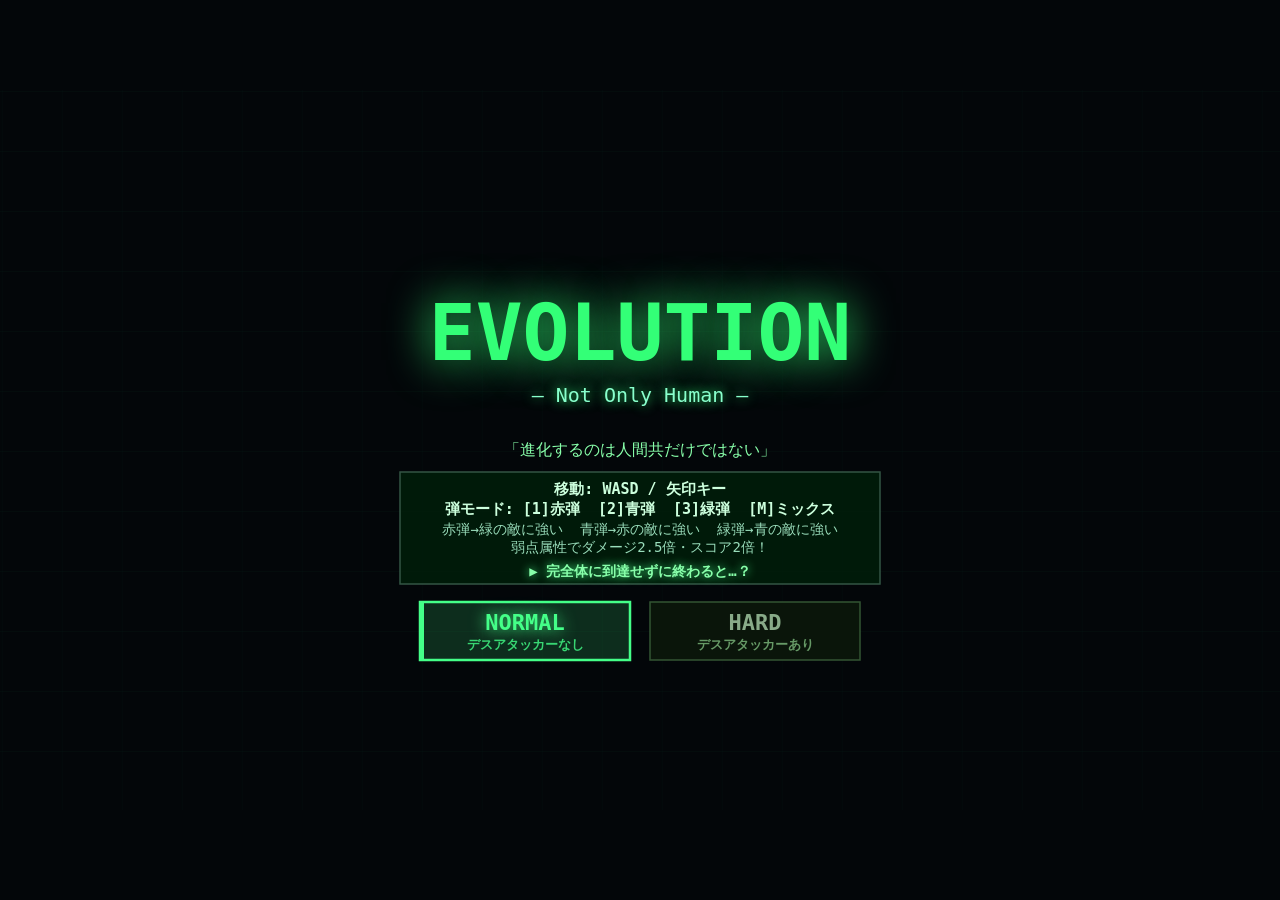
<file: evolution_game.html>
<!DOCTYPE html>
<html lang="ja">
<head>
<meta charset="UTF-8">
<meta name="viewport" content="width=device-width, initial-scale=1.0, user-scalable=no">
<title>EVOLUTION — Not Only Human</title>
<style>
* { margin:0; padding:0; box-sizing:border-box; }
html,body { width:100%; height:100%; background:#030609; overflow:hidden; }
canvas {
  display:block;
  position:fixed;
  top:50%; left:50%;
  transform-origin: center center;
}
</style>
</head>
<body>
<canvas id="c"></canvas>
<script>
// ═══════════════════════════════════════════════════════
//  EVOLUTION — Not Only Human
//  360°自動シューター  進化系生命体 vs 人類
// ═══════════════════════════════════════════════════════

const canvas = document.getElementById('c');
const ctx    = canvas.getContext('2d');

// ── 固定解像度 1280×720 / 画面に合わせてCSSスケール ──
const W = canvas.width  = 1280;
const H = canvas.height = 720;

let _scale = 1;
function fitCanvas() {
  const sw = window.innerWidth  / W;
  const sh = window.innerHeight / H;
  _scale = Math.min(sw, sh);
  canvas.style.transform = `translate(-50%,-50%) scale(${_scale})`;
}
fitCanvas();
window.addEventListener('resize', fitCanvas);

// マウス座標をゲーム座標に変換
function toGameXY(clientX, clientY) {
  const rect = canvas.getBoundingClientRect();
  return {
    x: (clientX - rect.left) / _scale,
    y: (clientY - rect.top)  / _scale,
  };
}

// ═══════════════════════════════════════════════════════
//  ⚙  BALANCE CONSTANTS — ここを触ればゲームバランス調整OK
// ═══════════════════════════════════════════════════════
const B = {
  // ── プレイヤー初期値 ──────────────────────────────────
  PLAYER_HP:          200,   // 初期HP
  PLAYER_SPD:         2.8,   // 初期移動速度
  PLAYER_BULLET:      7,     // 初期弾数
  PLAYER_FIRE_RATE:   880,   // 初期連射間隔(ms)　小さいほど速い

  // ── プレイヤー強化上限 ────────────────────────────────
  MAX_BULLET:         20,    // 弾数上限
  MAX_FIRE_RATE:      200,   // 連射間隔下限(ms)
  MAX_SPD:            5.5,   // 移動速度上限
  MAX_BSZ:            1.8,   // 弾サイズ上限

  // ── アイテム強化量 ────────────────────────────────────
  ITEM_BULLET_UP:     1,     // 弾数+
  ITEM_FIRERATE_UP:   85,    // 連射間隔減少量(ms)
  ITEM_SPEED_UP:      0.35,  // 移動速度+
  ITEM_SIZE_UP:       0.15,  // 弾サイズ+
  ITEM_HEAL_AMT:      30,    // HP回復量

  // ── アイテムドロップ ──────────────────────────────────
  ITEM_DROP_RATE:     0.38,  // ドロップ確率 (0〜1)
  ITEM_LIFETIME:      380,   // アイテム消えるまでのフレーム数

  // ── 敵スポーン ────────────────────────────────────────
  ENEMY_MAX:          160,   // 同時出現上限
  SPAWN_BASE:         55,    // スポーン間隔基準(フレーム)　小さいほど速い
  SPAWN_WAVE_DEC:     10,    // Waveごとの間隔減少量
  SPAWN_MIN:          12,    // スポーン間隔の最小値
  SPAWN_BASE_COUNT:   1,     // 基本スポーン数
  SPAWN_WAVE_MULT:    1.5,   // Waveごとのスポーン数増加係数

  // ── 敵のWave強化 ─────────────────────────────────────
  ENEMY_HP_SCALE:     0.22,  // WaveごとのHP増加率 (wave * この値)
  ENEMY_SPD_SCALE:    0.17,  // Waveごとの速度増加率

  // ── 戦闘 ─────────────────────────────────────────────
  WEAK_DMG_MULT:      2.5,   // 弱点属性のダメージ倍率
  WEAK_SCORE_MULT:    2,     // 弱点属性のスコア倍率
  CONTACT_DMG:        7,     // 敵接触ダメージ
  INVINCIBLE_FRAMES:  28,    // 被弾後の無敵フレーム数
  BULLET_LIFE:        130,   // 弾の寿命(フレーム)
  EXPLODE_RADIUS:     68,    // 緑弾爆発の範囲

  // ── ゲーム進行 ────────────────────────────────────────
  WAVE_INTERVAL:      35,    // Wave切り替わり間隔(秒)
  GAME_DURATION:      188,   // ゲーム終了時間(秒)
  NEWS_INTERVAL:      13.5,  // ニュース切り替わり間隔(秒)

  // ── 進化条件 ─────────────────────────────────────────
  EVO1_BULLET:        9,     // 変異体：弾数条件
  EVO1_FIRERATE:      650,   // 変異体：連射速度条件(ms以下)
  EVO2_BULLET:        14,    // 怪物体：弾数条件
  EVO2_FIRERATE:      500,   // 怪物体：連射速度条件(ms以下)

  // ── RUSHER挙動 ───────────────────────────────────────
  RUSHER_CHARGE_F:    55,    // チャージフレーム数
  RUSHER_DASH_SPD:    7.0,   // ダッシュ速度倍率
  RUSHER_DASH_DUR:    22,    // ダッシュ持続フレーム
  RUSHER_COOLDOWN:    90,    // ダッシュ後クールダウン(フレーム)
  RUSHER_COOLDOWN_RND:60,    // クールダウンのランダム幅
  RUSHER_DEATH_SPD:   9.0,   // デスダッシュ速度倍率
  RUSHER_DEATH_DMG:   2.5,   // デスダッシュダメージ倍率
};
// ═══════════════════════════════════════════════════════

// ─────────────────────── DATA TABLES ───────────────────────

// ─────────────────────── BULLET TABLE ─────────────────────────
//  RED  : 高ダメージ＋ノックバック＆スタン  弱点: 緑の敵
//  BLUE : 貫通弾・連射向き                  弱点: 赤の敵
//  GREEN: 爆発弾・範囲攻撃                  弱点: 青の敵
const BULLET = {
  RED:   { color:'#ff3333', glow:'#ff0000', dmg:22, spd:7.5, sz:5,  pierce:false, explode:false, stun:true },
  BLUE:  { color:'#33aaff', glow:'#0066ff', dmg:11, spd:8.5, sz:4,  pierce:true,  explode:false },
  GREEN: { color:'#33ff77', glow:'#00ff44', dmg:9,  spd:4.5, sz:6,  pierce:false, explode:true  },
};
// ─────────────────────── ENEMY TABLE ──────────────────────────
//  weakTo: その属性弾でダメージ2.5倍・スコア2倍
//  minWave: 出現開始Wave (0=最初から / 4=最終盤のみ)
const ENEMY = {
  INFANTRY: { col:'#ff5566', name:'歩兵',   hp:45,  spd:0.58, sz:14, score:10, weakTo:'BLUE',  minWave:0 },
  BIKE:     { col:'#5577ff', name:'バイク', hp:30,  spd:1.45, sz:11, score:20, weakTo:'GREEN', minWave:1 },
  TANK:     { col:'#44bb55', name:'戦車',   hp:180, spd:0.26, sz:27, score:50, weakTo:'RED',   minWave:2 },
  HELI:     { col:'#ffaa33', name:'ヘリ',   hp:85,  spd:0.95, sz:20, score:35, weakTo:'RED',   minWave:3 },
  RUSHER:   { col:'#ff6600', name:'突進体', hp:40,  spd:0.55, sz:13, score:30, weakTo:'BLUE',  minWave:4 },
};
const ITEM_COL   = { 'BULLET+':'#ffff44','FIRERATE':'#ff8844','SPEED':'#44ffff','SIZE':'#ff44ff','HEAL':'#ff88aa' };
const ITEM_LABEL = { 'BULLET+':'弾↑','FIRERATE':'速↑','SPEED':'足↑','SIZE':'大↑','HEAL':'HP↑' };
const ITEM_KEYS  = Object.keys(ITEM_COL);
const EVO_LABEL  = ['初期体','変異体','怪物体','完全体'];
const NEWS = [
  '【速報】未確認生命体の出現を確認——軍が調査を開始',
  '【緊急】市街地への接近を確認・住民は即時避難せよ',
  '【速報】歩兵部隊が交戦中——損害は軽微と発表',
  '【速報】バイク偵察部隊を追加投入——包囲網を構築中',
  '【緊急】生命体に変異の兆候——攻撃が激化している',
  '【速報】戦車部隊が展開——制圧作戦を開始',
  '【緊急】戦車部隊と交戦中——苦戦の模様',
  '【速報】政府が非常事態宣言を発令',
  '【緊急】ヘリコプター部隊も出動——多方面から包囲へ',
  '【速報】生命体、さらなる進化を確認——識者は絶句',
  '【緊急】全部隊が壊滅状態——包囲網が崩れつつある',
  '【速報】政府、最終手段を検討中',
  '【警告】兵器使用を大統領が承認——発射まで間もなく',
  '【警告】攻撃まで60秒  繰り返す  攻撃まで60秒',
];

// 進化ステージ別の「最終兵器」テキスト（newsIdx>=12 で使用）
const NEWS_WEAPON = [
  // evoStage 0,1（初期〜変異）: 通常兵器で十分と判断
  ['【速報】トマホーク巡航ミサイルを発射——精密爆撃を実施',
   '【速報】トマホーク攻撃60秒前  精密誘導により被害は最小限の見込み'],
  // evoStage 2（怪物体）: より強力な通常兵器
  ['【警告】バンカーバスター大型爆弾の投下を決定——撃滅を目指す',
   '【警告】大型爆弾投下60秒前  周辺住民は直ちに避難してください'],
  // evoStage 3（完全体）: 核しかない
  ['【警告】核使用を大統領が承認——完全体には通常兵器が通じない',
   '【警告】核攻撃まで60秒  繰り返す  核攻撃まで60秒'],
];

function getNewsText() {
  if (newsIdx >= 12) {
    const stage = Math.min(player.evoStage, 2); // 0,1→0, 2→1, 3→2
    const weaponIdx = player.evoStage >= 3 ? 2 : player.evoStage >= 2 ? 1 : 0;
    const lineIdx = newsIdx - 12; // 0 or 1
    return NEWS_WEAPON[weaponIdx][lineIdx] || NEWS_WEAPON[weaponIdx][0];
  }
  return NEWS[newsIdx];
}

// ─────────────────────── STATE ───────────────────────

let state    = 'TITLE'; // TITLE | PLAYING | ENDING | GAMEOVER
let difficulty = 'NORMAL'; // NORMAL | HARD
let titleSel   = 0; // 0=NORMAL 1=HARD
let score    = 0;
let elapsed  = 0;
let endTimer = 0;
let lastTime = 0;
let spawnTimer = 0;
let newsIdx  = 0;
let tvOn     = false;  // TVオン/オフ
let tvX      = -1;     // TV左上X（-1=初期化前）
let tvY      = -1;     // TV左上Y
const TV_W   = 400+44; // TVフレーム込みの幅
const TV_H   = 270+44; // TVフレーム込みの高さ
let tvDrag   = false;  // ドラッグ中フラグ
let tvDragOX = 0;      // ドラッグ開始オフセット
let tvDragOY = 0;

const player = {
  x:0, y:0, hp:B.PLAYER_HP, maxHp:B.PLAYER_HP, spd:B.PLAYER_SPD,
  mode:'RED', bCount:B.PLAYER_BULLET, fireRate:B.PLAYER_FIRE_RATE, bSpd:1.0, bSz:1.0,
  fireAngle:0, mixIdx:0, lastFire:0, evoStage:0, invincible:0, mixSet:['RED','BLUE','GREEN'],
};

let bullets=[], enemies=[], items=[], particles=[], floatMsgs=[];
let keys={};

// ─────────────────────── DEBUG / GRID ───────────────────────
let useGrid  = true;   // [G]キーで切替
let showDebug= false;  // [F]キーで切替

// パフォーマンス計測
const perf = {
  checksNoGrid: 0, checksGrid: 0,
  fps: 0, frameCount: 0, fpsTimer: 0,
  // 直近60フレームの移動平均
  histNoGrid:  new Array(60).fill(0),
  histGrid:    new Array(60).fill(0),
  histTimeMs:  new Array(60).fill(0),  // 1フレームの実処理時間(ms)
  histRenderMs: new Array(60).fill(0), // 描画時間(ms)
  histIdx: 0,
  updateMs: 0,   // 直近60fの平均処理時間
  renderMs: 0,   // 直近60fの平均描画時間
};

// 空間グリッド (1280×720 を CELL_SIZE px のセルに分割)
const CELL_SIZE = 80;
const GRID_COLS = Math.ceil(1280 / CELL_SIZE);
const GRID_ROWS = Math.ceil(720  / CELL_SIZE);
let grid = [];

function buildGrid() {
  // 毎フレームリセット
  grid = new Array(GRID_COLS * GRID_ROWS).fill(null).map(()=>[]);
  for (const e of enemies) {
    const cx = Math.floor(e.x / CELL_SIZE);
    const cy = Math.floor(e.y / CELL_SIZE);
    if (cx<0||cx>=GRID_COLS||cy<0||cy>=GRID_ROWS) continue;
    grid[cy * GRID_COLS + cx].push(e);
  }
}

function getNearbyCells(bx, by, radius) {
  // 弾の周囲セルを列挙
  const x0 = Math.max(0, Math.floor((bx - radius) / CELL_SIZE));
  const x1 = Math.min(GRID_COLS-1, Math.floor((bx + radius) / CELL_SIZE));
  const y0 = Math.max(0, Math.floor((by - radius) / CELL_SIZE));
  const y1 = Math.min(GRID_ROWS-1, Math.floor((by + radius) / CELL_SIZE));
  const result = [];
  for (let gy=y0; gy<=y1; gy++)
    for (let gx=x0; gx<=x1; gx++)
      for (const e of grid[gy*GRID_COLS+gx]) result.push(e);
  return result;
}

// ─────────────────────── AUDIO (Web Audio API) ───────────────────────

let audioCtx = null;
function ensureAudio() {
  if (!audioCtx) audioCtx = new (window.AudioContext || window.webkitAudioContext)();
}
function playTone(freq, type, dur, vol, freqEnd) {
  if (!audioCtx) return;
  const o = audioCtx.createOscillator();
  const g = audioCtx.createGain();
  o.connect(g); g.connect(audioCtx.destination);
  o.type = type;
  o.frequency.setValueAtTime(freq, audioCtx.currentTime);
  if (freqEnd) o.frequency.exponentialRampToValueAtTime(freqEnd, audioCtx.currentTime + dur);
  g.gain.setValueAtTime(vol, audioCtx.currentTime);
  g.gain.exponentialRampToValueAtTime(0.001, audioCtx.currentTime + dur);
  o.start(); o.stop(audioCtx.currentTime + dur);
}
function playNoise(dur, vol, cutoff) {
  if (!audioCtx) return;
  const len = Math.floor(audioCtx.sampleRate * dur);
  const buf = audioCtx.createBuffer(1, len, audioCtx.sampleRate);
  const d   = buf.getChannelData(0);
  for (let i=0;i<len;i++) d[i] = Math.random()*2-1;
  const src = audioCtx.createBufferSource();
  const flt = audioCtx.createBiquadFilter();
  const g   = audioCtx.createGain();
  flt.type = 'lowpass'; flt.frequency.value = cutoff;
  src.buffer = buf;
  src.connect(flt); flt.connect(g); g.connect(audioCtx.destination);
  g.gain.setValueAtTime(vol, audioCtx.currentTime);
  g.gain.exponentialRampToValueAtTime(0.001, audioCtx.currentTime + dur);
  src.start();
}
let lastFireSound = 0;
function sfxFire()    { const n=performance.now(); if(n-lastFireSound<60) return; lastFireSound=n; playTone(300,'square',0.04,0.04,120); }
function sfxHit()     { playNoise(0.06, 0.12, 800); }
function sfxExplode() { playNoise(0.22, 0.28, 350); }
function sfxItem()    { playTone(880,'sine',0.05,0.1); setTimeout(()=>playTone(1320,'sine',0.08,0.08),50); }
function sfxDamage()  { playTone(180,'sawtooth',0.12,0.15,80); }

// ─────────────────────── INPUT ───────────────────────

window.addEventListener('keydown', e => {
  keys[e.code] = true;
  const gameKeys = ['Space','Enter','ArrowLeft','ArrowRight','ArrowUp','ArrowDown',
                    'KeyA','KeyW','KeyS','KeyD','KeyM','Digit1','Digit2','Digit3','Digit4'];
  if (gameKeys.includes(e.code)) e.preventDefault();

  if (state==='TITLE') {
    if (e.code==='ArrowLeft'||e.code==='KeyA')  titleSel=0;
    if (e.code==='ArrowRight'||e.code==='KeyD') titleSel=1;
    if (e.code==='Space'||e.code==='Enter') { ensureAudio(); difficulty=titleSel===0?'NORMAL':'HARD'; startGame(); }
  }
  if ((e.code==='Space'||e.code==='Enter') && (state==='GAMEOVER'||state==='HUMANWIN')) state='TITLE';
  if (state==='PLAYING') {
    if (e.code==='Digit1') player.mode='RED';
    if (e.code==='Digit2') player.mode='BLUE';
    if (e.code==='Digit3') player.mode='GREEN';
    if (e.code==='Digit4'||e.code==='KeyM') player.mode = player.mode==='MIXED' ? 'RED' : 'MIXED';
    if (e.code==='KeyG') { useGrid=!useGrid; }
    if (e.code==='KeyF') { showDebug=!showDebug; }
    if (e.code==='KeyT') {
      tvOn=!tvOn;
      if (tvOn && tvX<0) { tvX=W/2-TV_W/2; tvY=H/2-TV_H/2-20; }
    }
  }
});
window.addEventListener('keyup', e => { keys[e.code]=false; });

// マウス移動目標
let mouseTgt = null;  // {x, y}

canvas.addEventListener('click', e => {
  ensureAudio();
  const {x:cx, y:cy} = toGameXY(e.clientX, e.clientY);

  if (state==='TITLE') {
    // 難易度ボタン判定
    const ny = H/2 + 152;
    if (cy >= ny && cy <= ny+58) {
      if (cx >= W/2-220 && cx <= W/2-10)  { difficulty='NORMAL'; startGame(); return; }
      if (cx >= W/2+10  && cx <= W/2+220) { difficulty='HARD';   startGame(); return; }
    }
    return;
  }
  if (state==='GAMEOVER'||state==='HUMANWIN') { state='TITLE'; titleSel = difficulty==='HARD'?1:0; return; }
  if (state!=='PLAYING') return;

  // TVボタン判定
  const tvBX2=14+96*4, tvBY2=H-64-36;
  if (cx>=tvBX2 && cx<=tvBX2+84 && cy>=tvBY2 && cy<=tvBY2+64) {
    tvOn=!tvOn;
    if (tvOn && tvX<0) { tvX=W/2-TV_W/2; tvY=H/2-TV_H/2-20; }
    return;
  }

  // モードボタン判定 — 左下
  const BW=90, BH=56, BGAP=96, BY=H-BH-36;
  if (cy>=BY && cy<=BY+BH) {
    const btnTypes=['RED','BLUE','GREEN','MIXED'];
    for (let i=0;i<4;i++) {
      if (cx>=14+BGAP*i && cx<=14+BGAP*i+BW) {
        if (i<3) {
          // 赤/青/緑: シングルモード or MIX選択中にチェック切替
          if (player.mode==='MIXED') {
            // MIX中はチェックボックストグル（最低1つは残す）
            const t=btnTypes[i];
            const ms=player.mixSet||['RED','BLUE','GREEN'];
            if (ms.includes(t)) {
              if (ms.length>1) player.mixSet=ms.filter(x=>x!==t);
            } else {
              player.mixSet=[...ms,t];
            }
          } else {
            player.mode=btnTypes[i];
          }
        } else {
          // MIXボタン: 再クリックで解除
          if (player.mode==='MIXED') {
            player.mode='RED';
          } else {
            player.mode='MIXED';
            if (!player.mixSet || player.mixSet.length===0) player.mixSet=['RED','BLUE','GREEN'];
          }
        }
        return;
      }
    }
  }

  // それ以外はクリック地点へ移動（TV内部は除く）
  if (tvOn && cx>=tvX && cx<=tvX+TV_W && cy>=tvY && cy<=tvY+TV_H) return;
  mouseTgt = {x:cx, y:cy};
});


// TV ドラッグ
canvas.addEventListener('mousedown', e => {
  if (!tvOn || state!=='PLAYING') return;
  const {x:cx, y:cy} = toGameXY(e.clientX, e.clientY);
  // TV全体をつかめる
  if (cx>=tvX && cx<=tvX+TV_W && cy>=tvY && cy<=tvY+TV_H) {
    tvDrag=true; tvDragOX=cx-tvX; tvDragOY=cy-tvY;
    e.preventDefault();
  }
});
canvas.addEventListener('mousemove', e => {
  if (!tvDrag) return;
  const {x:cx, y:cy} = toGameXY(e.clientX, e.clientY);
  tvX = Math.max(0, Math.min(W-TV_W, cx-tvDragOX));
  tvY = Math.max(0, Math.min(H-TV_H, cy-tvDragOY));
});
canvas.addEventListener('mouseup', () => { tvDrag=false; });
canvas.addEventListener('mouseleave', () => { tvDrag=false; });

// ─────────────────────── GAME LOGIC ───────────────────────

function startGame() {
  state='PLAYING'; score=0; elapsed=0; endTimer=0; newsIdx=0;
  tvOn=false;  // ゲーム開始時は必ず閉じる
  bullets=[]; enemies=[]; items=[]; particles=[]; floatMsgs=[];
  spawnTimer=0;
  Object.assign(player, {
    x:W/2, y:H/2, hp:B.PLAYER_HP, maxHp:B.PLAYER_HP, spd:B.PLAYER_SPD,
    mode:'RED', bCount:B.PLAYER_BULLET, fireRate:B.PLAYER_FIRE_RATE, bSpd:1.0, bSz:1.0,
    fireAngle:0, mixIdx:0, lastFire:0, evoStage:0, invincible:0, mixSet:['RED','BLUE','GREEN'],
  });
}

function currentWave() { return Math.min(Math.floor(elapsed/B.WAVE_INTERVAL), 4); }

function fireBullets(now) {
  if (now - player.lastFire < player.fireRate) return;
  player.lastFire = now;
  player.fireAngle += 0.13;
  const step = (Math.PI*2) / player.bCount;
  sfxFire();
  for (let i=0; i<player.bCount; i++) {
    const mix = (player.mixSet && player.mixSet.length>0) ? player.mixSet : ['RED','BLUE','GREEN'];
    const type = player.mode==='MIXED'
      ? mix[(player.mixIdx+i)%mix.length]
      : player.mode;
    const bd  = BULLET[type];
    const ang = step*i + player.fireAngle;
    bullets.push({
      x:player.x, y:player.y,
      vx:Math.cos(ang)*bd.spd*player.bSpd,
      vy:Math.sin(ang)*bd.spd*player.bSpd,
      type, dmg:bd.dmg, sz:bd.sz*player.bSz,
      pierce:bd.pierce, explode:bd.explode,
      hitSet:new Set(), life:B.BULLET_LIFE,
    });
  }
  if (player.mode==='MIXED') player.mixIdx++;
}

function killEnemy(e, idx) {
  // デスダッシュ中は無敵（何があっても消えない）
  if (e.deathDash) return false;
  // RUSHERは死亡時にデスダッシュ
  if (e.type === 'RUSHER' && !e.deathDash) {
    e.deathDash = true;
    e.hp = 1;  // 死なないようにHP残す（デスダッシュ中は弾に当たらない）
    // 現在の向きor最後のダッシュ方向で爆走
    const ang = Math.atan2(player.y - e.y, player.x - e.x);
    const speed = e.spd * B.RUSHER_DEATH_SPD;
    e.dashVx = Math.cos(ang) * speed;
    e.dashVy = Math.sin(ang) * speed;
    e.dashing = true;
    // タイマーなし：画面外に出るまで走り続ける
    playTone(100,'sawtooth',0.18,0.15,40);
    spawnParticles(e.x, e.y, 20, '#ff6600');
    return false; // まだ消さない
  }
  return true; // 普通に消す
}

function spawnEnemy() {
  if (enemies.length >= B.ENEMY_MAX) return;
  const wave = currentWave();
  const pool = Object.entries(ENEMY).filter(([k,v])=>v.minWave<=wave && (k!=='RUSHER'||difficulty==='HARD')).map(([k])=>k);
  const type = pool[Math.floor(Math.random()*pool.length)];
  const ed   = ENEMY[type];
  let x,y;
  const side = Math.floor(Math.random()*4);
  const m = 65;
  if      (side===0){x=Math.random()*W;y=-m;}
  else if (side===1){x=W+m;y=Math.random()*H;}
  else if (side===2){x=Math.random()*W;y=H+m;}
  else              {x=-m;y=Math.random()*H;}
  enemies.push({
    x,y, type, hp:ed.hp*(1+wave*B.ENEMY_HP_SCALE), maxHp:ed.hp*(1+wave*B.ENEMY_HP_SCALE),
    spd:ed.spd*(1+wave*B.ENEMY_SPD_SCALE), sz:ed.sz,
    col:ed.col, score:ed.score, weakTo:ed.weakTo,
    flash:0, id:Math.random(),
  });
}

function doExplosion(x, y, radius, dmg, srcType) {
  sfxExplode();
  for (let i=enemies.length-1;i>=0;i--) {
    const e=enemies[i];
    const _er=radius+e.sz; if ((e.x-x)*(e.x-x)+(e.y-y)*(e.y-y)<_er*_er) {
      if (e.deathDash) continue;  // デスダッシュ中は爆発も無効
      let d=dmg; if(e.weakTo===srcType) d*=B.WEAK_DMG_MULT;
      e.hp-=d; e.flash=8;
      spawnParticles(e.x,e.y,6,e.col);
      if (e.hp<=0) {
        if (killEnemy(e, i)) {
          score+=e.score; spawnParticles(e.x,e.y,14,e.col); tryDropItem(e.x,e.y);
          enemies.splice(i,1);
        } else {
          score+=e.score;
        }
      }
    }
  }
  for (let a=0;a<Math.PI*2;a+=0.28) {
    particles.push({x:x+Math.cos(a)*6,y:y+Math.sin(a)*6,vx:Math.cos(a)*4,vy:Math.sin(a)*4,
      color:'#33ff7766',sz:5,life:28,maxLife:28});
  }
  spawnParticles(x,y,22,'#33ff77');
}

function spawnParticles(x,y,n,color) {
  if (particles.length>800) return;
  for (let i=0;i<n;i++) {
    const a=Math.random()*Math.PI*2, s=Math.random()*3.5+0.5;
    particles.push({x,y,vx:Math.cos(a)*s,vy:Math.sin(a)*s,color,
      sz:Math.random()*3+1,life:Math.floor(Math.random()*25)+15,maxLife:40});
  }
}

function tryDropItem(x,y) {
  if (Math.random()>B.ITEM_DROP_RATE) return;
  const type=ITEM_KEYS[Math.floor(Math.random()*ITEM_KEYS.length)];
  items.push({x,y,type,life:B.ITEM_LIFETIME,phase:Math.random()*Math.PI*2});
}

function collectItem(type) {
  sfxItem();
  switch(type) {
    case 'BULLET+':  player.bCount   = Math.min(player.bCount+B.ITEM_BULLET_UP,  B.MAX_BULLET);    floatMsg('弾数 +1 ↑'); break;
    case 'FIRERATE': player.fireRate = Math.max(player.fireRate-B.ITEM_FIRERATE_UP,B.MAX_FIRE_RATE); floatMsg('連射速度 ↑'); break;
    case 'SPEED':    player.spd      = Math.min(player.spd+B.ITEM_SPEED_UP,       B.MAX_SPD);       floatMsg('移動速度 ↑'); break;
    case 'SIZE':     player.bSz      = Math.min(player.bSz+B.ITEM_SIZE_UP,        B.MAX_BSZ);       floatMsg('弾サイズ ↑'); break;
    case 'HEAL':     player.hp       = Math.min(player.hp+B.ITEM_HEAL_AMT,        player.maxHp);    floatMsg('HP 回復 ♥'); break;
  }
}

function floatMsg(text) {
  floatMsgs.push({text,x:W/2,y:player.y-70,life:85,maxLife:85});
}

// ─────────────────────── EVO EFFECT ───────────────────────

let evoFlash = 0;
const EVO_FLASH_COL = ['','#33ffcc','#ff8833','#ff2200'];
function triggerEvoEffect(stage) {
  evoFlash = 90;
  const labels = ['','変異体に進化！','怪物体に進化！！','完全体 ———— !!'];
  floatMsg(labels[stage]);
  spawnParticles(player.x, player.y, 40, EVO_FLASH_COL[stage]);
  playTone(220,'sawtooth',0.06,0.2,880);
  setTimeout(()=>playTone(440,'square',0.12,0.15,1760),80);
}

// ─────────────────────── UPDATE ───────────────────────

function updatePlaying(now, dt) {
  elapsed += dt/1000;
  // 進化段階 = 強さ連動
  const prevEvo = player.evoStage;
  const allMax = player.bCount>=B.MAX_BULLET && player.fireRate<=B.MAX_FIRE_RATE && player.spd>=B.MAX_SPD && player.bSz>=B.MAX_BSZ;
  if      (allMax)                                                              player.evoStage=3;
  else if (player.bCount>=B.EVO2_BULLET && player.fireRate<=B.EVO2_FIRERATE)  player.evoStage=2;
  else if (player.bCount>=B.EVO1_BULLET || player.fireRate<=B.EVO1_FIRERATE)  player.evoStage=1;
  else                                                                          player.evoStage=0;
  if (player.evoStage>prevEvo) triggerEvoEffect(player.evoStage);
  newsIdx = Math.min(Math.floor(elapsed/B.NEWS_INTERVAL), NEWS.length-1);

  // Spawn
  const wave = currentWave();
  const interval = Math.max(B.SPAWN_BASE-wave*B.SPAWN_WAVE_DEC, B.SPAWN_MIN);
  if (++spawnTimer >= interval) {
    spawnTimer=0;
    const n=B.SPAWN_BASE_COUNT+Math.floor(wave*B.SPAWN_WAVE_MULT);
    for (let i=0;i<n;i++) spawnEnemy();
  }

  // Ending trigger
  if (elapsed>=B.GAME_DURATION) { state=player.evoStage===3?'ENDING':'HUMANWIN'; endTimer=0; return; }

  // Move player
  let mx=0,my=0;
  if (keys['ArrowLeft'] ||keys['KeyA']) mx-=1;
  if (keys['ArrowRight']||keys['KeyD']) mx+=1;
  if (keys['ArrowUp']   ||keys['KeyW']) my-=1;
  if (keys['ArrowDown'] ||keys['KeyS']) my+=1;

  if (mx||my) {
    // キー入力中はマウス目標をキャンセル
    mouseTgt=null;
    if (mx&&my){mx*=0.707;my*=0.707;}
    player.x = Math.max(22,Math.min(W-22,player.x+mx*player.spd));
    player.y = Math.max(22,Math.min(H-22,player.y+my*player.spd));
  } else if (mouseTgt) {
    // マウス目標へスムーズ移動
    const tdx=mouseTgt.x-player.x, tdy=mouseTgt.y-player.y;
    const dist=Math.hypot(tdx,tdy);
    if (dist<3) {
      mouseTgt=null; // 到着
    } else {
      const step=Math.min(player.spd, dist);
      player.x = Math.max(22,Math.min(W-22, player.x+tdx/dist*step));
      player.y = Math.max(22,Math.min(H-22, player.y+tdy/dist*step));
    }
  }
  if (player.invincible>0) player.invincible--;

  fireBullets(now);

  // Update bullets
  let frameChecksNoGrid = 0;
  let frameChecksGrid   = 0;
  if (useGrid) buildGrid();

  for (let i=bullets.length-1;i>=0;i--) {
    const b=bullets[i];
    b.x+=b.vx; b.y+=b.vy; b.life--;
    if (b.life<=0||b.x<-65||b.x>W+65||b.y<-65||b.y>H+65) { bullets.splice(i,1); continue; }
    let destroyed=false;

    // グリッドON: 近傍セルの敵のみチェック / OFF: 全敵チェック
    const targets = useGrid ? getNearbyCells(b.x, b.y, b.sz+40) : enemies;

    for (let j=targets.length-1;j>=0;j--) {
      const e=targets[j];
      if (!enemies.includes(e)) continue; // グリッド時は既に倒された敵をスキップ
      if (b.hitSet.has(e.id)) continue;
      if (e.deathDash) continue;  // デスダッシュ中は被弾なし

      // 計測
      if (useGrid) frameChecksGrid++; else frameChecksNoGrid++;

      const _br=b.sz+e.sz; if ((b.x-e.x)*(b.x-e.x)+(b.y-e.y)*(b.y-e.y)<_br*_br) {
        let dmg=b.dmg; if(e.weakTo===b.type) dmg*=B.WEAK_DMG_MULT;
        e.hp-=dmg; e.flash=8;
        // 赤弾：ノックバック＆スタン
        if (b.type==='RED') {
          const _ang = Math.atan2(e.y-player.y, e.x-player.x);
          e.x += Math.cos(_ang) * 10;
          e.y += Math.sin(_ang) * 10;
          e.stun = (e.stun||0) + 20; // 約0.33秒スタン（加算式）
        }
        sfxHit();
        spawnParticles(b.x,b.y,5,BULLET[b.type].color);
        if (e.hp<=0 && !e.deathDash) {
          if (killEnemy(e, enemies.indexOf(e))) {
            score+=e.score*(e.weakTo===b.type?B.WEAK_SCORE_MULT:1);
            spawnParticles(e.x,e.y,15,e.col);
            tryDropItem(e.x,e.y);
            enemies.splice(enemies.indexOf(e),1);
          } else {
            score+=e.score*(e.weakTo===b.type?B.WEAK_SCORE_MULT:1);
          }
        }
        if (b.explode) {
          doExplosion(b.x,b.y,B.EXPLODE_RADIUS,b.dmg*0.7,b.type);
          bullets.splice(i,1); destroyed=true; break;
        }
        if (b.pierce) { b.hitSet.add(e.id); }
        else { bullets.splice(i,1); destroyed=true; break; }
      }
    }
  }

  // 計測値を履歴に記録
  if (useGrid) {
    perf.histGrid[perf.histIdx]   = frameChecksGrid;
    perf.histNoGrid[perf.histIdx] = 0;
  } else {
    perf.histNoGrid[perf.histIdx] = frameChecksNoGrid;
    perf.histGrid[perf.histIdx]   = 0;
  }
  perf.histIdx = (perf.histIdx+1) % 60;

  // Update enemies
  for (let i=enemies.length-1;i>=0;i--) {
    const e=enemies[i];
    if (e.flash>0) e.flash--;
    const dx=player.x-e.x, dy=player.y-e.y, dist=Math.hypot(dx,dy);

    // 突進体の特殊挙動
    if (e.type==='RUSHER') {
      // デスダッシュ中
      if (e.deathDash) {
        e.x += e.dashVx; e.y += e.dashVy;
        // 残像
        if (Math.random()<0.6) spawnParticles(e.x, e.y, 2, '#ff4400');
        // プレイヤーに当たったらダメージ（1回だけ・その後は方向転換して離脱）
        const _dr=e.sz+18;
        if (!e.deathHit && (player.x-e.x)*(player.x-e.x)+(player.y-e.y)*(player.y-e.y)<_dr*_dr) {
          e.deathHit = true;  // 以降ヒットしない
          player.hp -= B.CONTACT_DMG * B.RUSHER_DEATH_DMG;
          player.invincible = B.INVINCIBLE_FRAMES;
          sfxDamage();
          spawnParticles(player.x, player.y, 14, '#ff6600');
          floatMsgs.push({text:'デスアタック！',x:player.x,y:player.y-70,life:85,maxLife:85});
          // 当たった後は画面外へ向かうよう方向転換
          const _da = Math.atan2(e.dashVy, e.dashVx);
          e.dashVx = Math.cos(_da) * Math.hypot(e.dashVx, e.dashVy);
          e.dashVy = Math.sin(_da) * Math.hypot(e.dashVx, e.dashVy);
          if (player.hp<=0) { player.hp=0; state='GAMEOVER'; endTimer=0; return; }
        }
        // 画面外で消滅
        if (e.x<-120||e.x>W+120||e.y<-120||e.y>H+120) {
          spawnParticles(e.x, e.y, 25, '#ff6600');
          enemies.splice(i,1);
        }
        continue;
      }

      e.dashTimer = (e.dashTimer||0) - 1;
      e.chargeTimer = (e.chargeTimer||0) - 1;

      if (e.dashing) {
        // ダッシュ中: 固定方向に猛進
        e.x += e.dashVx; e.y += e.dashVy;
        e.dashDur = (e.dashDur||0) - 1;
        if (e.dashDur <= 0) {
          e.dashing = false;
          e.dashTimer = B.RUSHER_COOLDOWN + Math.floor(Math.random()*B.RUSHER_COOLDOWN_RND);
        }
        // ダッシュ中の残像パーティクル
        if (Math.random()<0.4) spawnParticles(e.x, e.y, 1, '#ff8800');

      } else if (e.chargeTimer === 0) {
        // ダッシュ発射！
        e.dashing = true;
        e.dashDur = B.RUSHER_DASH_DUR;
        playTone(180,'sawtooth',0.05,0.08,80);

      } else if (e.chargeTimer > 0) {
        // チャージ中: 止まって向きを固定
        if (dist>0.5) { e.x+=dx/dist*e.spd*0.15; e.y+=dy/dist*e.spd*0.15; }

      } else if (e.dashTimer <= 0) {
        // チャージ開始
        e.chargeTimer = B.RUSHER_CHARGE_F;
        e.dashVx = (dx/dist) * (e.spd * B.RUSHER_DASH_SPD);
        e.dashVy = (dy/dist) * (e.spd * B.RUSHER_DASH_SPD);

      } else {
        // 通常移動
        if (e.stun>0) { e.stun--; }
        else if (dist>0.5) { e.x+=dx/dist*e.spd; e.y+=dy/dist*e.spd; }
      }

      // ダッシュ中は接触ダメージ2倍
      const hitR = e.sz + 18;
      if ((player.x-e.x)*(player.x-e.x)+(player.y-e.y)*(player.y-e.y) < hitR*hitR && player.invincible<=0) {
        const dmg = e.dashing ? B.CONTACT_DMG*2 : B.CONTACT_DMG;
        player.hp -= dmg; player.invincible = B.INVINCIBLE_FRAMES; sfxDamage();
        spawnParticles(player.x,player.y,10,'#ff6600');
        if (e.dashing) { e.dashing=false; e.dashTimer=120; } // ダッシュ後はよろける
        if (player.hp<=0) { player.hp=0; state='GAMEOVER'; endTimer=0; return; }
      }

    } else {
      // 通常敵
      if (e.stun>0) { e.stun--; } // スタン中は動けない
      else if (dist>0.5) { e.x+=dx/dist*e.spd; e.y+=dy/dist*e.spd; }
      if (dist<e.sz+18&&player.invincible<=0) {
        player.hp-=B.CONTACT_DMG; player.invincible=B.INVINCIBLE_FRAMES; sfxDamage();
        spawnParticles(player.x,player.y,10,'#ff3333');
        if (player.hp<=0) { player.hp=0; state='GAMEOVER'; endTimer=0; return; }
      }
    }
  }

  // Update items
  for (let i=items.length-1;i>=0;i--) {
    const it=items[i]; it.life--; it.phase+=0.055;
    if (it.life<=0){items.splice(i,1);continue;}
    if ((player.x-it.x)*(player.x-it.x)+(player.y-it.y)*(player.y-it.y)<676) {
      collectItem(it.type); spawnParticles(it.x,it.y,8,ITEM_COL[it.type]); items.splice(i,1);
    }
  }

  // Particles
  for (let i=particles.length-1;i>=0;i--) {
    const p=particles[i]; p.x+=p.vx; p.y+=p.vy; p.vx*=0.94; p.vy*=0.94; p.life--;
    if (p.life<=0) particles.splice(i,1);
  }

  // Float messages
  for (let i=floatMsgs.length-1;i>=0;i--) {
    floatMsgs[i].life--; floatMsgs[i].y-=0.65;
    if (floatMsgs[i].life<=0) floatMsgs.splice(i,1);
  }
}

function updateEnding() {
  endTimer++;
  for (let i=particles.length-1;i>=0;i--) {
    const p=particles[i]; p.x+=p.vx; p.y+=p.vy; p.vx*=0.94; p.vy*=0.94; p.life--;
    if (p.life<=0) particles.splice(i,1);
  }
}

// ─────────────────────── RENDER ───────────────────────

function render(now) {
  ctx.clearRect(0,0,W,H);
  ctx.fillStyle='#030609'; ctx.fillRect(0,0,W,H);
  drawGrid(now);

  if (state==='TITLE')    { drawTitle(now);    return; }
  if (state==='HUMANWIN') { drawHumanWin(now); return; }
  if (state==='GAMEOVER') { drawGameOver();    return; }
  if (state==='ENDING')   { drawEnding(now);   return; }

  // Particles (behind)
  drawParticles();

  // Items
  for (const it of items) drawItem(it);

  // Enemies
  for (const e of enemies) drawEnemy(e, now);

  // Bullets
  for (const b of bullets) drawBullet(b);

  // Player
  drawPlayer(now);

  // HUD
  drawHUD();
  drawTV(now);

  // Float msgs
  ctx.textAlign='center';
  for (const m of floatMsgs) {
    ctx.globalAlpha = m.life/m.maxLife;
    ctx.shadowColor='#ffffff'; ctx.shadowBlur=10;
    ctx.fillStyle='#ffffff';
    ctx.font='bold 16px monospace';
    ctx.fillText(m.text, m.x, m.y);
  }
  ctx.globalAlpha=1; ctx.shadowBlur=0; ctx.textAlign='left';
}

function drawGrid(now) {
  const t=now*0.00015;
  ctx.strokeStyle='rgba(30,80,55,0.09)'; ctx.lineWidth=1;
  const gs=60;
  for (let x=(t*12)%gs; x<W; x+=gs){ ctx.beginPath(); ctx.moveTo(x,0); ctx.lineTo(x,H); ctx.stroke(); }
  for (let y=(t*8)%gs;  y<H; y+=gs){ ctx.beginPath(); ctx.moveTo(0,y); ctx.lineTo(W,y); ctx.stroke(); }
}

function drawParticles() {
  for (const p of particles) {
    ctx.globalAlpha = Math.max(0, p.life/p.maxLife);
    ctx.fillStyle = p.color;
    ctx.beginPath(); ctx.arc(p.x,p.y,p.sz,0,Math.PI*2); ctx.fill();
  }
  ctx.globalAlpha=1;
}

function drawBullet(b) {
  const bd=BULLET[b.type];
  ctx.shadowColor=bd.glow; ctx.shadowBlur=15;
  ctx.fillStyle=bd.color;
  ctx.beginPath(); ctx.arc(b.x,b.y,b.sz,0,Math.PI*2); ctx.fill();
  ctx.shadowBlur=0;
}

function drawPlayer(now) {
  const p=player, t=now/1000, st=p.evoStage;
  const pulse=1+Math.sin(t*4)*0.11;
  const bodyR=(14+st*4.5)*pulse;
  const COLS=['#44ff88','#33ffcc','#22ffaa','#11ff55'];
  const col=COLS[st];

  ctx.save(); ctx.translate(p.x,p.y);

  // Aura
  const ag=ctx.createRadialGradient(0,0,0,0,0,bodyR*3);
  ag.addColorStop(0,col+'2a'); ag.addColorStop(1,'transparent');
  ctx.fillStyle=ag; ctx.beginPath(); ctx.arc(0,0,bodyR*3,0,Math.PI*2); ctx.fill();

  ctx.shadowColor=col; ctx.shadowBlur=22;

  if (st===0) {
    // Blob
    ctx.fillStyle=col;
    ctx.beginPath(); ctx.arc(0,0,bodyR,0,Math.PI*2); ctx.fill();
    ctx.fillStyle='#001a05';
    ctx.beginPath(); ctx.arc(-5,-3,3.2,0,Math.PI*2); ctx.fill();
    ctx.beginPath(); ctx.arc( 5,-3,3.2,0,Math.PI*2); ctx.fill();

  } else if (st===1) {
    // Spiked
    ctx.fillStyle=col;
    ctx.beginPath();
    for (let i=0;i<10;i++) {
      const a=(i/10)*Math.PI*2+t*0.65, r=i%2===0?bodyR:bodyR*0.62;
      i===0?ctx.moveTo(Math.cos(a)*r,Math.sin(a)*r):ctx.lineTo(Math.cos(a)*r,Math.sin(a)*r);
    }
    ctx.closePath(); ctx.fill();
    ctx.fillStyle='#001a05';
    ctx.beginPath(); ctx.arc(-6,-4.5,3.5,0,Math.PI*2); ctx.fill();
    ctx.beginPath(); ctx.arc( 6,-4.5,3.5,0,Math.PI*2); ctx.fill();
    ctx.fillStyle='#ff4400';
    ctx.beginPath(); ctx.arc(-6,-4.5,1.8,0,Math.PI*2); ctx.fill();
    ctx.beginPath(); ctx.arc( 6,-4.5,1.8,0,Math.PI*2); ctx.fill();

  } else if (st===2) {
    // Clawed
    for (let i=0;i<6;i++) {
      const a=(i/6)*Math.PI*2+t*0.5;
      const lx=Math.cos(a)*bodyR*1.6, ly=Math.sin(a)*bodyR*1.6;
      ctx.strokeStyle=col+'99'; ctx.lineWidth=4;
      ctx.beginPath(); ctx.moveTo(0,0); ctx.lineTo(lx,ly); ctx.stroke();
      ctx.fillStyle=col;
      ctx.beginPath(); ctx.arc(lx,ly,5.5,0,Math.PI*2); ctx.fill();
    }
    ctx.fillStyle=col;
    ctx.beginPath();
    for (let i=0;i<12;i++) {
      const a=(i/12)*Math.PI*2+t*0.4, r=i%3===0?bodyR:bodyR*0.68;
      i===0?ctx.moveTo(Math.cos(a)*r,Math.sin(a)*r):ctx.lineTo(Math.cos(a)*r,Math.sin(a)*r);
    }
    ctx.closePath(); ctx.fill();
    ctx.fillStyle='#ff2200'; ctx.shadowColor='#ff0000'; ctx.shadowBlur=14;
    ctx.beginPath(); ctx.arc(-7,-5.5,4.5,0,Math.PI*2); ctx.fill();
    ctx.beginPath(); ctx.arc( 7,-5.5,4.5,0,Math.PI*2); ctx.fill();

  } else {
    // Tentacle monster
    for (let i=0;i<10;i++) {
      const a=(i/10)*Math.PI*2+t*0.38;
      const w2=Math.sin(t*2.2+i*0.9)*0.42;
      const len=bodyR*2.4;
      const tx=Math.cos(a+w2)*len, ty=Math.sin(a+w2)*len;
      const cx2=Math.cos(a+1.3)*len*0.5, cy2=Math.sin(a+1.3)*len*0.5;
      ctx.strokeStyle=col+'88'; ctx.lineWidth=5.5; ctx.shadowBlur=20;
      ctx.beginPath(); ctx.moveTo(0,0); ctx.quadraticCurveTo(cx2,cy2,tx,ty); ctx.stroke();
    }
    ctx.shadowBlur=25;
    ctx.fillStyle=col;
    ctx.beginPath();
    for (let i=0;i<16;i++) {
      const a=(i/16)*Math.PI*2+t*0.72, r=i%2===0?bodyR:bodyR*0.7;
      i===0?ctx.moveTo(Math.cos(a)*r,Math.sin(a)*r):ctx.lineTo(Math.cos(a)*r,Math.sin(a)*r);
    }
    ctx.closePath(); ctx.fill();
    ctx.fillStyle='#ff0000'; ctx.shadowColor='#ff0000'; ctx.shadowBlur=22;
    ctx.beginPath(); ctx.arc(-8.5,-6,5.5,0,Math.PI*2); ctx.fill();
    ctx.beginPath(); ctx.arc( 8.5,-6,5.5,0,Math.PI*2); ctx.fill();
    ctx.fillStyle='#ffff00';
    ctx.beginPath(); ctx.arc(-8.5,-6,2.8,0,Math.PI*2); ctx.fill();
    ctx.beginPath(); ctx.arc( 8.5,-6,2.8,0,Math.PI*2); ctx.fill();
  }

  ctx.shadowBlur=0; ctx.restore();

  // HP bar
  const bw=58, hpR=player.hp/player.maxHp;
  ctx.fillStyle='#111'; ctx.fillRect(p.x-bw/2, p.y+bodyR+5, bw, 5);
  ctx.fillStyle=hpR>0.5?'#44ff88':hpR>0.25?'#ffaa33':'#ff3333';
  ctx.fillRect(p.x-bw/2, p.y+bodyR+5, bw*hpR, 5);

  // Invincibility flash
  if (player.invincible>0 && Math.floor(player.invincible/5)%2===0) {
    ctx.globalAlpha=0.28; ctx.fillStyle='#ffffff';
    ctx.beginPath(); ctx.arc(p.x,p.y,bodyR+6,0,Math.PI*2); ctx.fill();
    ctx.globalAlpha=1;
  }
}

function drawEnemy(e, now) {
  const t=now/1000, sz=e.sz;
  ctx.save(); ctx.translate(e.x,e.y);
  if (e.flash>0){ ctx.shadowColor='#ffffff'; ctx.shadowBlur=26; }
  const col=e.flash>0?'#ffffff':e.col;

  switch(e.type) {
    case 'INFANTRY':
      ctx.fillStyle=col;
      ctx.beginPath(); ctx.arc(0,-sz*0.55,sz*0.38,0,Math.PI*2); ctx.fill();
      ctx.fillRect(-sz*0.3,-sz*0.25,sz*0.6,sz*0.75);
      ctx.fillRect(-sz*0.28,sz*0.5,sz*0.24,sz*0.38);
      ctx.fillRect( sz*0.04,sz*0.5,sz*0.24,sz*0.38);
      break;
    case 'BIKE':
      ctx.fillStyle=col;
      ctx.beginPath();
      ctx.moveTo(0,-sz); ctx.lineTo(sz*0.68,0); ctx.lineTo(0,sz); ctx.lineTo(-sz*0.68,0);
      ctx.closePath(); ctx.fill();
      if (e.flash<=0) {
        const ang=Math.atan2(player.y-e.y,player.x-e.x);
        ctx.strokeStyle=e.col+'55'; ctx.lineWidth=2;
        for (let k=-1;k<=1;k++) {
          const a=ang+k*0.28+Math.PI;
          ctx.beginPath(); ctx.moveTo(Math.cos(a)*sz*1.1,Math.sin(a)*sz*1.1);
          ctx.lineTo(Math.cos(a)*sz*2.2,Math.sin(a)*sz*2.2); ctx.stroke();
        }
      }
      break;
    case 'TANK':
      ctx.fillStyle=e.flash>0?'#fff':'#1f3a1f';
      ctx.fillRect(-sz,-sz*0.72,sz*2,sz*1.44);
      ctx.fillStyle=col;
      ctx.fillRect(-sz*0.72,-sz*0.52,sz*1.44,sz*1.04);
      ctx.beginPath(); ctx.arc(0,0,sz*0.42,0,Math.PI*2); ctx.fill();
      ctx.save();
      ctx.rotate(Math.atan2(player.y-e.y,player.x-e.x));
      ctx.fillStyle=col;
      ctx.fillRect(0,-sz*0.12,sz*0.95,sz*0.24);
      ctx.restore();
      break;
    case 'HELI':
      ctx.save();
      ctx.rotate(Math.atan2(player.y-e.y, player.x-e.x) + Math.PI);
      ctx.fillStyle=col;
      ctx.beginPath(); ctx.arc(0,0,sz*0.58,0,Math.PI*2); ctx.fill();
      ctx.fillRect(sz*0.52,-sz*0.12,sz*0.82,sz*0.24);
      ctx.beginPath(); ctx.arc(sz*1.35,0,sz*0.22,0,Math.PI*2); ctx.fill();
      const ra=t*9;
      ctx.strokeStyle=e.flash>0?'#fff':'#ffdd88'; ctx.lineWidth=3;
      ctx.beginPath(); ctx.moveTo(Math.cos(ra)*sz,Math.sin(ra)*sz);
      ctx.lineTo(-Math.cos(ra)*sz,-Math.sin(ra)*sz); ctx.stroke();
      ctx.beginPath(); ctx.moveTo(Math.cos(ra+1.57)*sz,Math.sin(ra+1.57)*sz);
      ctx.lineTo(-Math.cos(ra+1.57)*sz,-Math.sin(ra+1.57)*sz); ctx.stroke();
      ctx.restore();
      break;

    case 'RUSHER': {
      const ang = Math.atan2(player.y-e.y, player.x-e.x);
      ctx.save(); ctx.rotate(ang);

      const charging = (e.chargeTimer||0) > 0;
      const dashing  = !!e.dashing;

      // チャージ中は赤く点滅
      const bodyCol = dashing ? '#ffffff' : charging ? (Math.sin(Date.now()*0.04)>0?'#ffff00':'#ff4400') : col;
      ctx.fillStyle = bodyCol;
      ctx.shadowColor = dashing ? '#ffffff' : '#ff6600';
      ctx.shadowBlur  = dashing ? 28 : charging ? 18 : 8;

      // 矢印型ボディ
      ctx.beginPath();
      ctx.moveTo( sz,       0);          // 先端
      ctx.lineTo(-sz*0.55,  sz*0.65);    // 右後
      ctx.lineTo(-sz*0.2,   0);          // 後ろくびれ
      ctx.lineTo(-sz*0.55, -sz*0.65);    // 左後
      ctx.closePath(); ctx.fill();

      // チャージ中: 集束エフェクト（前方に光が集まる）
      if (charging) {
        const prog = 1 - (e.chargeTimer||0)/55;
        ctx.strokeStyle=`rgba(255,150,0,${prog*0.8})`; ctx.lineWidth=2;
        for (let k=0;k<4;k++) {
          const a = (k/4)*Math.PI*2 + Date.now()*0.01;
          const r = sz*(2.2-prog*1.4);
          ctx.beginPath();
          ctx.moveTo(Math.cos(a)*r, Math.sin(a)*r);
          ctx.lineTo(sz*0.5, 0);
          ctx.stroke();
        }
      }

      // ダッシュ中: スピードライン
      if (dashing) {
        ctx.strokeStyle='rgba(255,200,100,0.5)'; ctx.lineWidth=2;
        for (let k=0;k<3;k++) {
          const oy = (k-1)*sz*0.4;
          ctx.beginPath();
          ctx.moveTo(-sz*0.5, oy);
          ctx.lineTo(-sz*2.2, oy);
          ctx.stroke();
        }
      }
      ctx.shadowBlur=0; ctx.restore();
      break;
    }


  } // switch end

  // HP bar
  if (e.hp<e.maxHp) {
    const bw=sz*2.4;
    ctx.fillStyle='#2a0808'; ctx.fillRect(-bw/2,sz+5,bw,4);
    ctx.fillStyle='#ff4444'; ctx.fillRect(-bw/2,sz+5,bw*Math.max(0,e.hp/e.maxHp),4);
  }

  // Weakness indicator
  if (e.weakTo===player.mode||player.mode==='MIXED') {
    ctx.strokeStyle='#ffffff44'; ctx.lineWidth=1.5;
    ctx.setLineDash([4,4]);
    ctx.beginPath(); ctx.arc(0,0,sz+8,0,Math.PI*2); ctx.stroke();
    ctx.setLineDash([]);
  }

  ctx.shadowBlur=0; ctx.restore();
}

function drawItem(it) {
  const col=ITEM_COL[it.type], bob=Math.sin(it.phase)*5;
  ctx.globalAlpha=Math.min(1,it.life/40);
  ctx.shadowColor=col; ctx.shadowBlur=18;
  ctx.fillStyle=col;
  ctx.beginPath(); ctx.arc(it.x,it.y+bob,11.5,0,Math.PI*2); ctx.fill();
  ctx.shadowBlur=0; ctx.fillStyle='#000';
  ctx.font='bold 9px monospace'; ctx.textAlign='center'; ctx.textBaseline='middle';
  ctx.fillText(ITEM_LABEL[it.type],it.x,it.y+bob);
  ctx.textBaseline='alphabetic'; ctx.textAlign='left'; ctx.globalAlpha=1;
}


// ─────────────────────── TV OVERLAY ───────────────────────

const TV_CHANNELS = [
  // newsIdxに応じた実況テキスト（複数行）
  ["NHK緊急放送", "未確認生命体の出現を確認", "現在、自衛隊が調査中", "市民の皆様は落ち着いて"],
  ["速報テロップ", "生命体が市街地に接近中！", "住民は即時避難してください", "繰り返します　即時避難を"],
  ["防衛省発表", "歩兵部隊が交戦を開始", "損害は軽微との報告", "作戦は順調とのことです"],
  ["現地レポート", "バイク偵察部隊を投入", "包囲網の構築を進めています", "視聴者の方は外出を控えて"],
  ["緊急会見", "生命体に変異の兆候！", "攻撃が激化しています", "政府は対策を検討中"],
  ["NHK速報", "戦車部隊が展開しました", "制圧作戦を開始します", "なお死傷者数は不明です"],
  ["前線レポート", "戦車部隊と交戦中", "……苦戦しているようです", "映像はここで途切れました"],
  ["官房長官会見", "政府が非常事態宣言を発令", "全国民に冷静な対応を求める", "質問は受け付けません"],
  ["速報", "ヘリコプター部隊も出動", "多方面からの包囲を試みる", "専門家も困惑の表情"],
  ["識者コメント", "さらなる進化を確認…", "これは……もう無理では", "スタジオに絶句が広がる"],
  ["現場映像", "全部隊が壊滅状態…", "包囲網が崩れています", "神に祈るしか……"],
  ["緊急国会中継", "政府、最終手段を検討", "議場は混乱しています", "総理は沈黙を保っています"],
  ["大統領声明", "兵器使用を承認", "——発射まで間もなく", "国民の皆様、ご武運を"],
  ["砂嵐", "　", "　", "　"],
];

function drawTV(now) {
  if (!tvOn) return;
  const t = now/1000;
  const ch = Math.min(newsIdx, TV_CHANNELS.length-1);
  const lines = TV_CHANNELS[ch];
  const isSandstorm = ch >= TV_CHANNELS.length-1;

  // TV外枠
  const tw=400, th=270;
  if (tvX<0) { tvX=W/2-TV_W/2; tvY=H/2-TV_H/2-20; }
  const tx=tvX+22, ty=tvY+22;

  // 外側のフレーム（ブラウン管風）
  ctx.fillStyle='#1a1a1a';
  ctx.beginPath();
  ctx.roundRect(tx-22, ty-22, tw+44, th+44, 18);
  ctx.fill();
  ctx.strokeStyle='#333'; ctx.lineWidth=3;
  ctx.stroke();
  // つかむエリアのヒント（上部グリップ）
  ctx.fillStyle= tvDrag ? '#334' : '#252525';
  ctx.beginPath(); ctx.roundRect(tx-22, ty-22, tw+44, 22, [18,18,0,0]); ctx.fill();
  ctx.fillStyle='#444'; ctx.font='12px monospace'; ctx.textAlign='center';
  ctx.fillText('⠿ つかんで移動', tx+tw/2, ty-7);
  ctx.textAlign='left';

  // 画面
  ctx.fillStyle= isSandstorm ? '#111' : '#001a00';
  ctx.beginPath();
  ctx.roundRect(tx, ty, tw, th, 6);
  ctx.fill();

  if (isSandstorm) {
    // 砂嵐
    ctx.save();
    ctx.beginPath(); ctx.roundRect(tx,ty,tw,th,6); ctx.clip();
    for (let i=0;i<800;i++) {
      const nx=(Math.sin(i*127.1+t*83)*0.5+0.5)*tw;
      const ny=(Math.sin(i*311.7+t*97)*0.5+0.5)*th;
      ctx.fillStyle=`rgba(255,255,255,${Math.random()*0.4})`;
      ctx.fillRect(tx+nx,ty+ny,2,2);
    }
    ctx.restore();
    ctx.fillStyle='#ffffff22'; ctx.font='bold 36px monospace';
    ctx.textAlign='center';
    ctx.fillText('■ 放送終了 ■', tx+tw/2, ty+th/2+14);
  } else {
    // スキャンライン風
    ctx.save();
    ctx.beginPath(); ctx.roundRect(tx,ty,tw,th,6); ctx.clip();
    for (let sy=ty;sy<ty+th;sy+=4) {
      ctx.fillStyle='rgba(0,0,0,0.18)';
      ctx.fillRect(tx,sy,tw,2);
    }
    // ヘッダー
    ctx.fillStyle='#ff2222';
    ctx.fillRect(tx, ty, tw, 36);
    ctx.fillStyle='#ffffff';
    ctx.font='bold 16px monospace';
    ctx.textAlign='center';
    // idx12以降は進化ステージで内容が変わる
    let displayLines = lines;
    if (ch === 12) {
      const wIdx = player.evoStage >= 3 ? 2 : player.evoStage >= 2 ? 1 : 0;
      const wContents = [
        ["米軍発表", "トマホーク巡航ミサイル発射", "精密爆撃により撃滅する", "周辺住民は避難してください"],
        ["国防総省", "バンカーバスター投下を決定", "怪物体には大型爆弾で対応", "これで終わらせる"],
        ["大統領声明", "核使用を承認しました", "完全体には核しかない…", "国民の皆様、ご武運を"],
      ];
      displayLines = wContents[wIdx];
    }
    ctx.fillText('◉ LIVE  ' + displayLines[0], tx+tw/2, ty+23);

    // ── 棒人間アナウンサー ──
    const ax = tx+58, ay = ty+168; // アナウンサーの中心
    const panic = newsIdx >= 9;    // 後半はパニックモード
    const armSwing = Math.sin(t * (panic?12:3)) * (panic?0.8:0.3);
    const headBob  = Math.sin(t * (panic?8:2)) * (panic?3:1);
    ctx.strokeStyle='#88ff99'; ctx.lineWidth=2.5; ctx.lineCap='round';
    ctx.shadowColor='#44ff44'; ctx.shadowBlur=6;
    // 頭
    ctx.beginPath(); ctx.arc(ax, ay-52+headBob, 13, 0, Math.PI*2); ctx.stroke();
    // 体
    ctx.beginPath(); ctx.moveTo(ax, ay-39+headBob); ctx.lineTo(ax, ay-10); ctx.stroke();
    // 左腕（マイク持ち）
    ctx.beginPath();
    ctx.moveTo(ax, ay-32);
    ctx.lineTo(ax-18+Math.cos(armSwing)*8, ay-18+Math.sin(armSwing)*6);
    ctx.stroke();
    // マイク
    ctx.fillStyle='#aaffaa';
    ctx.fillRect(ax-22+Math.cos(armSwing)*8, ay-22+Math.sin(armSwing)*6, 5, 9);
    // 右腕（パニック時は上に上がる）
    ctx.beginPath();
    ctx.moveTo(ax, ay-32);
    ctx.lineTo(ax+18, ay-18 + (panic ? -18+Math.sin(t*11)*10 : Math.sin(armSwing+1)*6));
    ctx.stroke();
    // 左脚
    ctx.beginPath();
    ctx.moveTo(ax, ay-10);
    ctx.lineTo(ax-10, ay+16);
    ctx.stroke();
    // 右脚
    ctx.beginPath();
    ctx.moveTo(ax, ay-10);
    ctx.lineTo(ax+10+Math.sin(t*(panic?9:2))*4, ay+16);
    ctx.stroke();
    // 顔（後半は泣き顔）
    ctx.strokeStyle='#88ff99'; ctx.lineWidth=1.5;
    if (panic) {
      // 泣き顔
      ctx.beginPath(); ctx.arc(ax-5, ay-55+headBob, 2, 0, Math.PI*2); ctx.stroke();
      ctx.beginPath(); ctx.arc(ax+5, ay-55+headBob, 2, 0, Math.PI*2); ctx.stroke();
      ctx.beginPath(); ctx.arc(ax, ay-48+headBob, 6, 0, Math.PI); ctx.stroke(); // 口（逆弧）
      // 涙
      ctx.fillStyle='#aaffff';
      ctx.beginPath(); ctx.ellipse(ax-5, ay-48+headBob, 2, 4, 0, 0, Math.PI*2); ctx.fill();
      ctx.beginPath(); ctx.ellipse(ax+5, ay-48+headBob, 2, 4, 0, 0, Math.PI*2); ctx.fill();
    } else {
      // 普通顔
      ctx.beginPath(); ctx.arc(ax-5, ay-55+headBob, 2, 0, Math.PI*2); ctx.stroke();
      ctx.beginPath(); ctx.arc(ax+5, ay-55+headBob, 2, 0, Math.PI*2); ctx.stroke();
      ctx.beginPath(); ctx.arc(ax, ay-50+headBob, 5, 0.2, Math.PI-0.2); ctx.stroke();
    }
    // デスク
    ctx.strokeStyle='#226622'; ctx.lineWidth=3;
    ctx.beginPath(); ctx.moveTo(tx+8, ay+18); ctx.lineTo(ax+70, ay+18); ctx.stroke();
    ctx.fillStyle='#112211';
    ctx.fillRect(tx+8, ay+18, 60+70, 6);

    ctx.shadowBlur=0;

    // 本文（アナウンサーの右側）
    const textLines = (typeof displayLines!=='undefined'?displayLines:lines).slice(1);
    textLines.forEach((line, i) => {
      const pulse = i===0 ? (Math.sin(t*4)>0?'#ffffff':'#ffff88') : '#88ff99';
      ctx.fillStyle=pulse;
      ctx.font = i===0 ? 'bold 20px monospace' : '15px monospace';
      ctx.textAlign='left';
      ctx.fillText(line, tx+122, ty+76+i*38);
    });

    // スクロールテロップ
    ctx.fillStyle='#ffff00';
    ctx.fillRect(tx, ty+th-28, tw, 28);
    ctx.save();
    ctx.beginPath(); ctx.rect(tx, ty+th-28, tw, 28); ctx.clip(); // テロップ枠でクリップ
    const ticker = '▶ ' + getNewsText() + '        ';
    ctx.font='bold 14px monospace';
    const tickW = ctx.measureText(ticker).width;
    const tickTotal = tw + tickW;
    const tickX = (t * 80) % tickTotal;
    ctx.fillStyle='#000';
    ctx.textAlign='left';
    ctx.fillText(ticker, tx + tw - tickX, ty+th-10);
    ctx.restore();
    ctx.restore();
  }

  // TV下部ボタン類（雰囲気）
  ctx.fillStyle='#222';
  for (let i=0;i<5;i++) {
    ctx.beginPath();
    ctx.arc(tx+60+i*30, ty+th+32, 7, 0, Math.PI*2);
    ctx.fillStyle= i===0 ? '#882222' : '#333';
    ctx.fill();
    ctx.strokeStyle='#555'; ctx.lineWidth=1; ctx.stroke();
  }

  // 閉じるヒント
  ctx.fillStyle='#88aa88'; ctx.font='13px monospace';
  ctx.textAlign='center';
  ctx.fillText('[T] または TVボタンで消す', tx+tw/2, ty+th+58);
  ctx.textAlign='left';
}

function drawHUD() {
  // Top bar（HPとスコアのみ）
  ctx.fillStyle='rgba(3,6,9,0.88)'; ctx.fillRect(0,0,W,38);
  ctx.fillStyle='#1a3022'; ctx.fillRect(0,37,W,1);

  // HP bar
  const hpW=155, hpR=player.hp/player.maxHp;
  ctx.fillStyle='#151515'; ctx.fillRect(14,10,hpW,17);
  ctx.fillStyle=hpR>0.5?'#44ff88':hpR>0.25?'#ffaa33':'#ff3333';
  ctx.fillRect(14,10,hpW*hpR,17);
  ctx.strokeStyle='#2a4a32'; ctx.lineWidth=1; ctx.strokeRect(14,10,hpW,17);
  ctx.fillStyle='#fff'; ctx.font='11px monospace';
  ctx.fillText(`HP  ${Math.ceil(player.hp)} / ${player.maxHp}`,18,22);

  // Mode selector — チェックボックス式
  const modes=[
    {k:'1',m:'RED',  c:'#ff4444',l:'赤弾'},
    {k:'2',m:'BLUE', c:'#3399ff',l:'青弾'},
    {k:'3',m:'GREEN',c:'#33ff77',l:'緑弾'},
  ];
  const BW=90, BH=56, BGAP=96, BY=H-BH-36;
  let bx=14;
  const ms = player.mixSet || ['RED','BLUE','GREEN'];
  for (const mo of modes) {
    const active = player.mode===mo.m;
    const checked = ms.includes(mo.m);
    // 背景
    ctx.fillStyle = active ? mo.c+'40' : '#0e160e';
    ctx.fillRect(bx,BY,BW,BH);
    // 枠
    ctx.strokeStyle = active ? mo.c : (checked ? mo.c+'88' : mo.c+'33');
    ctx.lineWidth = active ? 2.5 : (checked ? 1.5 : 1);
    ctx.strokeRect(bx,BY,BW,BH);
    // アクティブは左端縦ライン
    if (active) { ctx.fillStyle=mo.c; ctx.fillRect(bx,BY,3,BH); ctx.shadowColor=mo.c; ctx.shadowBlur=18; }
    // キー番号
    ctx.fillStyle = active ? mo.c : '#aabbaa';
    ctx.font='12px monospace';
    ctx.fillText(`[${mo.k}]`,bx+7,BY+16);
    // 弾名
    if (!active) { ctx.shadowColor=mo.c; ctx.shadowBlur=6; }
    ctx.fillStyle = active ? mo.c : (checked ? mo.c+'cc' : mo.c+'44');
    ctx.font='bold 19px monospace';
    ctx.fillText(mo.l,bx+8,BY+42);
    ctx.shadowBlur=0;
    bx+=BGAP;
  }
  // MIXボタン
  {
    const active = player.mode==='MIXED';
    const mc = '#ffaa33';
    const mixLabel = (ms.length===0) ? 'MIX(0)' : 'MIX';
    ctx.fillStyle = active ? mc+'40' : '#0e160e';
    ctx.fillRect(bx,BY,BW,BH);
    ctx.strokeStyle = active ? mc : mc+'55';
    ctx.lineWidth = active ? 2.5 : 1;
    ctx.strokeRect(bx,BY,BW,BH);
    if (active) { ctx.fillStyle=mc; ctx.fillRect(bx,BY,3,BH); ctx.shadowColor=mc; ctx.shadowBlur=18; }
    ctx.fillStyle = active ? mc : '#aabbaa';
    ctx.font='12px monospace';
    ctx.fillText('[M]',bx+7,BY+16);
    if (!active) { ctx.shadowColor=mc; ctx.shadowBlur=6; }
    ctx.fillStyle = active ? mc : mc+'cc';
    ctx.font='bold 19px monospace';
    ctx.fillText(mixLabel,bx+8,BY+42);
    // MIX時に選択弾をドット表示
    const dotCols = {'RED':'#ff4444','BLUE':'#3399ff','GREEN':'#33ff77'};
    let dx2=bx+8, dy2=BY+52;
    for (const c of ['RED','BLUE','GREEN']) {
      ctx.beginPath(); ctx.arc(dx2,dy2,4,0,Math.PI*2);
      ctx.fillStyle = ms.includes(c) ? dotCols[c] : dotCols[c]+'33';
      ctx.fill();
      dx2+=14;
    }
    ctx.shadowBlur=0;
  }

  // Score
  ctx.textAlign='center';
  ctx.fillStyle='#ddff88'; ctx.font='bold 19px monospace';
  ctx.fillText(score.toString().padStart(6,'0'),W/2,24);
  ctx.fillStyle='#446644'; ctx.font='10px monospace';
  ctx.fillText('SCORE',W/2,35);
  ctx.textAlign='left';

  // Timer
  const mm=Math.floor(elapsed/60).toString().padStart(2,'0');
  const ss=Math.floor(elapsed%60).toString().padStart(2,'0');
  ctx.fillStyle='#aaffcc'; ctx.font='14px monospace';
  ctx.fillText(`${mm}:${ss}`,W-118,18);
  // 進化ゲージ
  const evoProgress = (
    Math.min(player.bCount, B.MAX_BULLET) / B.MAX_BULLET +
    Math.min(1, (B.PLAYER_FIRE_RATE - player.fireRate) / (B.PLAYER_FIRE_RATE - B.MAX_FIRE_RATE)) +
    Math.min(player.spd, B.MAX_SPD) / B.MAX_SPD +
    Math.min(player.bSz, B.MAX_BSZ) / B.MAX_BSZ
  ) / 4;
  ctx.fillStyle='#334a3a'; ctx.fillRect(W-118,22,88,7);
  const evoCol=['#88ff99','#33ffcc','#ff8833','#ff2200'][player.evoStage];
  ctx.fillStyle=evoCol; ctx.fillRect(W-118,22,88*evoProgress,7);
  ctx.strokeStyle='#2a4a32'; ctx.lineWidth=1; ctx.strokeRect(W-118,22,88,7);
  ctx.fillStyle=evoCol; ctx.font='bold 10px monospace';
  ctx.fillText(`進化: ${EVO_LABEL[player.evoStage]}`,W-118,36);
  ctx.fillStyle='#334a3a'; ctx.font='10px monospace';
  ctx.fillText(`WAVE ${currentWave()+1}`, W-50, 36);

  // [TV] ボタン（右下のモードボタンの右端あたり）
  const tvBX=14+96*4, tvBY=H-64-36, tvBW=84, tvBH=64;
  // グロー効果
  ctx.shadowColor= tvOn ? '#44ff88' : '#aaffcc';
  ctx.shadowBlur = tvOn ? 18 : 8;
  ctx.fillStyle  = tvOn ? '#1a3a1a' : '#0d1f10';
  ctx.fillRect(tvBX, tvBY, tvBW, tvBH);
  ctx.shadowBlur=0;
  ctx.strokeStyle= tvOn ? '#44ff88' : '#44aa66';
  ctx.lineWidth  = tvOn ? 2.5 : 1.5;
  ctx.strokeRect(tvBX, tvBY, tvBW, tvBH);
  // 左端ハイライト
  ctx.fillStyle = tvOn ? '#44ff88' : '#338855';
  ctx.fillRect(tvBX, tvBY, 3, tvBH);
  // 絵文字と文字
  ctx.font='24px monospace'; ctx.textAlign='center';
  ctx.fillText('📺', tvBX+tvBW/2, tvBY+32);
  ctx.fillStyle = tvOn ? '#44ff88' : '#55cc88';
  ctx.font = 'bold 13px monospace';
  ctx.fillText(tvOn ? '■ ON' : '[T] TV', tvBX+tvBW/2, tvBY+52);
  ctx.textAlign='left'; ctx.shadowBlur=0;

  // Bottom stats bar
  ctx.fillStyle='rgba(3,6,9,0.9)'; ctx.fillRect(0,H-28,W,28);
  ctx.fillStyle='#1a3022'; ctx.fillRect(0,H-29,W,1);
  // News
  ctx.fillStyle='#ff4444'; ctx.font='bold 11px monospace';
  ctx.fillText('NEWS▶',8,H-10);
  ctx.fillStyle='#ffbbbb'; ctx.font='11px monospace';
  ctx.fillText(getNewsText(),68,H-10);

  // Mini stats
  ctx.fillStyle='#33664a'; ctx.font='10px monospace';
  ctx.textAlign='right';
  ctx.fillText(`弾:${player.bCount}  ${(1000/player.fireRate).toFixed(1)}Hz  spd:${player.spd.toFixed(1)}`,W-8,H-10);
  ctx.textAlign='left';

  // Weakness legend (bottom-right corner above news)
  const lx=W-220, ly=H-42;
  ctx.fillStyle='rgba(3,6,9,0.7)'; ctx.fillRect(lx,ly,215,12);
  ctx.fillStyle='#334a3a'; ctx.font='9px monospace';
  ctx.fillText('赤→緑 強  青→赤 強  緑→青 強   (弱点敵=白枠)',lx+3,ly+9);
}

function drawTitle(now) {
  const t=now/1000;
  ctx.fillStyle='#030609'; ctx.fillRect(0,0,W,H);
  drawGrid(now);

  ctx.shadowColor='#33ff77'; ctx.shadowBlur=45;
  ctx.fillStyle='#33ff77';
  ctx.font=`bold ${Math.min(78,W/11)}px monospace`;
  ctx.textAlign='center';
  ctx.fillText('EVOLUTION',W/2,H/2-90);

  ctx.shadowBlur=12; ctx.fillStyle='#88ffcc';
  ctx.font=`${Math.min(20,W/44)}px monospace`;
  ctx.fillText('— Not Only Human —',W/2,H/2-48);

  ctx.shadowBlur=0;
  ctx.fillStyle='#88ffaa'; ctx.font='16px monospace';
  ctx.fillText('「進化するのは人間共だけではない」',W/2,H/2+5);

  // 操作説明ブロック
  const bx=W/2-240, by=H/2+22, bw=480, bh=112;
  ctx.fillStyle='rgba(0,30,10,0.85)'; ctx.fillRect(bx,by,bw,bh);
  ctx.strokeStyle='#335544'; ctx.lineWidth=1.5; ctx.strokeRect(bx,by,bw,bh);

  ctx.fillStyle='#ccffdd'; ctx.font='bold 15px monospace';
  ctx.fillText('移動: WASD / 矢印キー',W/2,H/2+44);
  ctx.fillText('弾モード: [1]赤弾  [2]青弾  [3]緑弾  [M]ミックス',W/2,H/2+64);
  ctx.fillStyle='#99ddbb'; ctx.font='14px monospace';
  ctx.fillText('赤弾→緑の敵に強い  青弾→赤の敵に強い  緑弾→青の敵に強い',W/2,H/2+84);
  ctx.fillText('弱点属性でダメージ2.5倍・スコア2倍！',W/2,H/2+102);

  ctx.shadowColor='#44ff88'; ctx.shadowBlur=10;
  ctx.fillStyle='#88ffaa'; ctx.font='bold 14px monospace';
  ctx.fillText('▶ 完全体に到達せずに終わると…？',W/2,H/2+126);
  ctx.shadowBlur=0;

  // 難易度ボタン
  const ny = H/2+152;
  const modes = [
    { key:'NORMAL', label:'NORMAL', sub:'デスアタッカーなし', col:'#44ff88' },
    { key:'HARD',   label:'HARD',   sub:'デスアタッカーあり', col:'#ff4444' },
  ];
  for (let i=0;i<2;i++) {
    const mo = modes[i];
    const bx = i===0 ? W/2-220 : W/2+10;
    const bw = 210, bh = 58;
    const active = titleSel===i;
    ctx.fillStyle = active ? mo.col+'28' : '#0a150a';
    ctx.fillRect(bx, ny, bw, bh);
    ctx.strokeStyle = active ? mo.col : '#335533';
    ctx.lineWidth = active ? 2.5 : 1.5;
    ctx.strokeRect(bx, ny, bw, bh);
    if (active) { ctx.fillStyle=mo.col; ctx.fillRect(bx,ny,4,bh); }
    ctx.shadowColor = active ? mo.col : 'transparent';
    ctx.shadowBlur  = active ? 16 : 0;
    ctx.fillStyle = active ? mo.col : '#88aa88';
    ctx.font = `bold 22px monospace`;
    ctx.textAlign='center';
    ctx.fillText(mo.label, bx+bw/2, ny+28);
    ctx.shadowBlur=0;
    ctx.fillStyle = active ? mo.col+'cc' : '#669966';
    ctx.font = 'bold 13px monospace';
    ctx.fillText(mo.sub, bx+bw/2, ny+47);
  }
  ctx.textAlign='center';
  if (Math.sin(t*3.5)>0) {
    ctx.fillStyle='#88aa88'; ctx.font='bold 13px monospace';
    ctx.fillText('← → で選択  /  SPACE・クリックで開始',W/2,ny+76);
  }

  ctx.textAlign='left';
  // マウス移動目標マーカー
  if (mouseTgt && state==='PLAYING') {
    const pulse=0.5+Math.sin(Date.now()*0.012)*0.5;
    ctx.globalAlpha=0.35+pulse*0.3;
    ctx.strokeStyle='#44ff88'; ctx.lineWidth=1.5;
    ctx.setLineDash([4,4]);
    ctx.beginPath(); ctx.arc(mouseTgt.x,mouseTgt.y,10,0,Math.PI*2); ctx.stroke();
    ctx.beginPath();
    ctx.moveTo(mouseTgt.x-14,mouseTgt.y); ctx.lineTo(mouseTgt.x+14,mouseTgt.y);
    ctx.moveTo(mouseTgt.x,mouseTgt.y-14); ctx.lineTo(mouseTgt.x,mouseTgt.y+14);
    ctx.stroke();
    ctx.setLineDash([]); ctx.globalAlpha=1;
  }

  // Evo flash overlay
  if (evoFlash>0) {
    const stage=player.evoStage;
    ctx.globalAlpha=Math.max(0,evoFlash/90)*0.35;
    ctx.fillStyle=EVO_FLASH_COL[stage]||'#ffffff';
    ctx.fillRect(0,0,W,H);
    ctx.globalAlpha=1;
    evoFlash--;
  }
}

// True End 用の花火パーティクル
let fireworks=[];
function launchFirework(x,y) {
  const cols=['#ffdd00','#ff4488','#44aaff','#44ff88','#ff8844','#ffffff','#cc44ff'];
  const col=cols[Math.floor(Math.random()*cols.length)];
  for (let i=0;i<38;i++) {
    const a=Math.random()*Math.PI*2, s=Math.random()*7+2;
    fireworks.push({x,y,vx:Math.cos(a)*s,vy:Math.sin(a)*s,col,life:55+Math.random()*35,maxLife:90,sz:Math.random()*3.5+1.2});
  }
  playTone(Math.random()*600+400,'sine',0.06,0.1);
}

function drawHumanWin(now) {
  const t=endTimer;

  // 背景：だんだん青空に
  const skyA=Math.min(1,Math.max(0,(t-100)/120));
  ctx.fillStyle='#000'; ctx.fillRect(0,0,W,H);
  if (skyA>0) {
    const sky=ctx.createLinearGradient(0,0,0,H);
    sky.addColorStop(0,`rgba(30,80,200,${skyA})`);
    sky.addColorStop(1,`rgba(10,30,80,${skyA})`);
    ctx.fillStyle=sky; ctx.fillRect(0,0,W,H);
  }

  // ミサイル突入フェーズ
  if (t<75) {
    ctx.fillStyle='#000'; ctx.fillRect(0,0,W,H);
    const prog=t/75;
    const mx2=W/2, my2=-60+prog*(H/2+60);
    // 炎の軌跡
    for (let i=0;i<6;i++) {
      const oy=my2+i*18+Math.random()*8;
      ctx.fillStyle=`rgba(255,${160-i*20},0,${0.7-i*0.1})`;
      ctx.beginPath(); ctx.arc(mx2+Math.sin(t*0.9+i)*3, oy, 5-i*0.5, 0,Math.PI*2); ctx.fill();
    }
    ctx.fillStyle='#cccccc';
    ctx.save(); ctx.translate(mx2,my2);
    ctx.fillRect(-6,0,12,32);
    ctx.fillStyle='#ff4444';
    ctx.beginPath(); ctx.moveTo(-6,0); ctx.lineTo(6,0); ctx.lineTo(0,-20); ctx.closePath(); ctx.fill();
    ctx.restore();
    // サイレン的点滅
    if (Math.floor(t/6)%2===0) {
      ctx.fillStyle='rgba(255,50,0,0.07)'; ctx.fillRect(0,0,W,H);
    }

  // 爆発フラッシュ
  } else if (t<130) {
    const ph=t-75;
    const flashA=Math.max(0,1-ph/55);
    ctx.fillStyle=`rgba(255,240,200,${flashA})`; ctx.fillRect(0,0,W,H);
    if (t===75) {
      playNoise(0.35,0.4,600);
      for (let i=0;i<5;i++) setTimeout(()=>launchFirework(W/2+Math.random()*200-100,H/2+Math.random()*150-75),i*60);
    }
    // 爆発リング
    const ring=(ph/55)*180;
    ctx.strokeStyle=`rgba(255,180,80,${flashA*0.6})`; ctx.lineWidth=5;
    ctx.beginPath(); ctx.arc(W/2,H/2,ring,0,Math.PI*2); ctx.stroke();

  // TRUE END 本編
  } else {
    const ph=t-130;

    // 花火を定期発射
    if (ph>0 && ph%22===0) {
      launchFirework(Math.random()*W*0.8+W*0.1, Math.random()*H*0.6+H*0.05);
    }

    // 花火描画
    for (let i=fireworks.length-1;i>=0;i--) {
      const fw=fireworks[i];
      fw.x+=fw.vx; fw.y+=fw.vy; fw.vy+=0.12; fw.vx*=0.97; fw.life--;
      ctx.globalAlpha=Math.max(0,fw.life/fw.maxLife);
      ctx.shadowColor=fw.col; ctx.shadowBlur=8;
      ctx.fillStyle=fw.col;
      ctx.beginPath(); ctx.arc(fw.x,fw.y,fw.sz,0,Math.PI*2); ctx.fill();
      if (fw.life<=0) fireworks.splice(i,1);
    }
    ctx.globalAlpha=1; ctx.shadowBlur=0;

    ctx.textAlign='center';

    // TRUE END バナー
    if (ph>20) {
      // 背景プレート
      const bh=110, by=H/2-145;
      const grad=ctx.createLinearGradient(0,by,W,by+bh);
      grad.addColorStop(0,'rgba(255,220,0,0.18)');
      grad.addColorStop(0.5,'rgba(255,255,255,0.22)');
      grad.addColorStop(1,'rgba(255,180,0,0.18)');
      ctx.fillStyle=grad; ctx.fillRect(0,by,W,bh);

      // TRUE END テキスト
      const pulse=1+Math.sin(ph*0.09)*0.04;
      ctx.save(); ctx.translate(W/2,H/2-110); ctx.scale(pulse,pulse);
      ctx.shadowColor='#ffdd00'; ctx.shadowBlur=50;
      ctx.fillStyle='#ffee44';
      ctx.font=`bold ${Math.min(22,W/45)}px monospace`;
      ctx.fillText('★  T R U E   E N D  ★',0,0);
      ctx.shadowBlur=0; ctx.restore();

      ctx.shadowColor='#ffffff'; ctx.shadowBlur=28;
      ctx.fillStyle='#ffffff';
      ctx.font=`bold ${Math.min(52,W/12)}px monospace`;
      ctx.fillText('人類は平和を',W/2, H/2-60);
      ctx.fillText('取り戻した。',W/2, H/2+5);
      ctx.shadowBlur=0;
    }

    if (ph>90) {
      ctx.fillStyle='#aaddff'; ctx.font='17px monospace';
      ctx.fillText('未確認生命体は完全に排除された。', W/2, H/2+62);
    }
    if (ph>155) {
      ctx.fillStyle='#ffdd88'; ctx.font='bold 14px monospace';
      ctx.fillText('おめでとう！　完全体には至らなかった！', W/2, H/2+96);
    }
    if (ph>210) {
      ctx.fillStyle='#aaccff'; ctx.font='bold 16px monospace';
      const mm2=Math.floor(elapsed/60).toString().padStart(2,'0');
      const ss2=Math.floor(elapsed%60).toString().padStart(2,'0');
      ctx.fillText(`到達進化段階: ${EVO_LABEL[player.evoStage]}  /  生存時間: ${mm2}:${ss2}`, W/2, H/2+128);
      ctx.fillText(`FINAL SCORE: ${score}`, W/2, H/2+152);
    }
    if (ph>260) {
      const weaponName = player.evoStage >= 2 ? 'バンカーバスター大型爆弾' : 'トマホーク巡航ミサイル';
      const weaponCol  = player.evoStage >= 2 ? '#ff8844' : '#44ddff';
      ctx.fillStyle='#aabbcc'; ctx.font='bold 15px monospace';
      ctx.fillText('人類が使用した最終兵器：', W/2, H/2+180);
      ctx.shadowColor=weaponCol; ctx.shadowBlur=14;
      ctx.fillStyle=weaponCol; ctx.font='bold 17px monospace';
      ctx.fillText(`🚀 ${weaponName}`, W/2, H/2+204);
      ctx.shadowBlur=0;
    }
    if (ph>290 && Math.sin(ph*0.1)>0) {
      ctx.fillStyle='#aabbcc'; ctx.font='bold 15px monospace';
      ctx.fillText('[ SPACE ] でタイトルへ', W/2, H/2+232);
    }
    ctx.textAlign='left'; ctx.shadowBlur=0;

    if (ph>780) { state='TITLE'; fireworks=[]; }
  }
}

const ELEGY = [
  'それでも、生きようとしていた。',
  '進化の途中で、散った。',
  'お前は最後まで戦った。',
  '人類には、まだ早すぎた。',
  '次の進化は、きっと——',
];
function drawGameOver() {
  const t=endTimer;
  ctx.fillStyle='#000'; ctx.fillRect(0,0,W,H);

  // 暗い緑のグリッド、消えていく
  ctx.globalAlpha=Math.max(0,0.06-t*0.0003);
  drawGrid(lastTime);
  ctx.globalAlpha=1;

  // 段階的にテキストが浮かぶ
  ctx.textAlign='center';

  // --- フェーズ1: 倒れていく演出 (0〜60)
  if (t<60) {
    const a=t/60;
    // プレイヤーの残像がゆっくり消える
    const col=['#44ff88','#33ffcc','#22ffaa','#11ff55'][player.evoStage];
    ctx.globalAlpha=(1-a)*0.7;
    ctx.shadowColor=col; ctx.shadowBlur=30*( 1-a);
    ctx.fillStyle=col;
    const sz=(14+player.evoStage*4.5)*(1+a*0.5);
    ctx.beginPath(); ctx.arc(W/2,H/2,sz,0,Math.PI*2); ctx.fill();
    // 崩れるパーティクル
    if (t%3===0) spawnParticles(W/2+Math.random()*60-30,H/2+Math.random()*60-30,2,col);
    ctx.globalAlpha=1; ctx.shadowBlur=0;
  }

  // --- フェーズ2: 弔いテキスト (60〜)
  if (t>60) {
    const ph=t-60;
    const fadeIn=Math.min(1,ph/40);

    // 進化段階のシルエット（暗い）
    ctx.globalAlpha=0.12;
    ctx.fillStyle='#44ff88';
    ctx.beginPath(); ctx.arc(W/2,H/2+20,50+player.evoStage*14,0,Math.PI*2); ctx.fill();
    ctx.globalAlpha=1;

    // メインメッセージ
    if (ph>10) {
      ctx.globalAlpha=Math.min(1,(ph-10)/35);
      ctx.shadowColor='#33ff77'; ctx.shadowBlur=18;
      ctx.fillStyle='#88ccaa';
      ctx.font=`${Math.min(16,W/70)}px monospace`;
      ctx.fillText('— R E Q U I E M —',W/2,H/2-130);
      ctx.shadowBlur=0; ctx.globalAlpha=1;
    }
    if (ph>55) {
      ctx.globalAlpha=Math.min(1,(ph-55)/45);
      ctx.shadowColor='#22ff66'; ctx.shadowBlur=22;
      ctx.fillStyle='#aaffcc';
      ctx.font=`bold ${Math.min(34,W/22)}px monospace`;
      ctx.fillText('進化、途絶える。',W/2,H/2-72);
      ctx.shadowBlur=0; ctx.globalAlpha=1;
    }

    // 弔いの言葉（ランダム）
    if (ph>110) {
      ctx.globalAlpha=Math.min(1,(ph-110)/50);
      ctx.fillStyle='#88bb99';
      ctx.font=`${Math.min(20,W/50)}px monospace`;
      const msg=ELEGY[Math.floor(score/100+player.evoStage)%ELEGY.length];
      ctx.fillText(msg,W/2,H/2-20);
      ctx.globalAlpha=1;
    }

    // スタッツ
    if (ph>175) {
      ctx.globalAlpha=Math.min(1,(ph-175)/40);
      const mm2=Math.floor(elapsed/60).toString().padStart(2,'0');
      const ss2=Math.floor(elapsed%60).toString().padStart(2,'0');
      ctx.fillStyle='#88bbaa'; ctx.font='bold 15px monospace';
      ctx.fillText(`進化段階: ${EVO_LABEL[player.evoStage]}　生存時間: ${mm2}:${ss2}`,W/2,H/2+55);
      ctx.fillText(`SCORE: ${score}`,W/2,H/2+80);
      ctx.globalAlpha=1;
    }

    // 進化ゲージ（未達成分を表示）
    if (ph>230) {
      ctx.globalAlpha=Math.min(1,(ph-230)/40);
      const gw=200;
      const evoProgress=(
        Math.min(player.bCount, B.MAX_BULLET) / B.MAX_BULLET +
        Math.min(1, (B.PLAYER_FIRE_RATE - player.fireRate) / (B.PLAYER_FIRE_RATE - B.MAX_FIRE_RATE)) +
        Math.min(player.spd, B.MAX_SPD) / B.MAX_SPD +
        Math.min(player.bSz, B.MAX_BSZ) / B.MAX_BSZ
      )/4;
      ctx.fillStyle='#1a2a1a'; ctx.fillRect(W/2-gw/2,H/2+102,gw,8);
      ctx.fillStyle='#33664a'; ctx.fillRect(W/2-gw/2,H/2+102,gw*evoProgress,8);
      ctx.strokeStyle='#2a4a32'; ctx.lineWidth=1; ctx.strokeRect(W/2-gw/2,H/2+102,gw,8);
      ctx.fillStyle='#88bbaa'; ctx.font='13px monospace';
      ctx.fillText(`完全体まで ${Math.round((1-evoProgress)*100)}% 足りなかった`,W/2,H/2+124);
      ctx.globalAlpha=1;
    }

    // タイトルへ
    if (ph>310 && Math.sin(ph*0.09)>0) {
      ctx.fillStyle='#aaccaa'; ctx.font='bold 15px monospace';
      ctx.fillText('[ SPACE ] で再挑戦',W/2,H/2+160);
    }
  }
  ctx.textAlign='left'; ctx.shadowBlur=0; ctx.globalAlpha=1;
}

function drawEnding(now) {
  const t=endTimer;
  ctx.fillStyle='#000'; ctx.fillRect(0,0,W,H);
  drawParticles();

  if (t<120) {
    // Nuclear alarm
    if (Math.floor(t/8)%2===0){ ctx.fillStyle='rgba(255,0,0,0.22)'; ctx.fillRect(0,0,W,H); }
    ctx.shadowColor='#ff3333'; ctx.shadowBlur=32;
    ctx.fillStyle='#ff3333';
    ctx.font=`bold ${Math.min(42,W/20)}px monospace`;
    ctx.textAlign='center';
    const sec=Math.ceil((120-t)/60);
    ctx.fillText(`⚠  核攻撃まで ${sec} 秒  ⚠`,W/2,H/2-18);
    ctx.shadowBlur=0; ctx.fillStyle='#ff6666'; ctx.font='16px monospace';
    ctx.fillText('政府は最終手段を選んだ',W/2,H/2+28);
    if (t===1) playNoise(1.5,0.4,200);

  } else if (t<200) {
    // White flash
    const a=Math.min(1,(t-120)/80);
    ctx.fillStyle=`rgba(255,255,255,${a})`; ctx.fillRect(0,0,W,H);

  } else if (t<390) {
    const ph=t-200;
    // Black fade-in
    ctx.fillStyle=`rgba(0,0,0,${Math.min(1,ph/30)})`; ctx.fillRect(0,0,W,H);
    ctx.shadowBlur=0; ctx.textAlign='center';
    if (ph>25) { ctx.fillStyle='#777'; ctx.font='18px monospace'; ctx.fillText('人類は最後の手段を選んだ。',W/2,H/2-90); }
    if (ph>80) {
      // Creature shadow
      ctx.fillStyle='#151515';
      ctx.beginPath(); ctx.ellipse(W/2,H/2+68,80,24,0,0,Math.PI*2); ctx.fill();
      ctx.fillStyle='#080808';
      ctx.beginPath(); ctx.arc(W/2,H/2,32,0,Math.PI*2); ctx.fill();
      for (let i=0;i<8;i++) {
        const a=(i/8)*Math.PI*2+ph*0.012;
        ctx.beginPath(); ctx.arc(W/2+Math.cos(a)*50,H/2+Math.sin(a)*50,9,0,Math.PI*2); ctx.fill();
      }
    }
    if (ph>145) {
      // Screen cracks
      ctx.strokeStyle='#ffffff44'; ctx.lineWidth=2;
      const cracks=[
        [[0,-1],[0.22,-0.5],[-0.12,-0.22],[0.28,0.1]],
        [[0.9,0.28],[0.45,0.1],[0.75,-0.18]],
        [[-0.65,0.45],[-0.28,0.18],[-0.48,-0.1]],
        [[0.1,0.95],[-0.12,0.48],[0.18,0.7]],
      ];
      for (const crack of cracks) {
        ctx.beginPath(); ctx.moveTo(W/2,H/2);
        let cx=W/2,cy=H/2;
        for (const [dx2,dy2] of crack) { cx+=dx2*200; cy+=dy2*200; ctx.lineTo(cx,cy); }
        ctx.stroke();
      }
    }
    if (ph>195) {
      ctx.shadowColor='#33ff77'; ctx.shadowBlur=28;
      ctx.fillStyle='#33ff77';
      ctx.font=`bold ${Math.min(30,W/28)}px monospace`;
      ctx.fillText('進化は、止まらない。',W/2,H/2+138);
      ctx.shadowBlur=0;
    }

  } else if (t<830) {
    const ph=t-390;
    ctx.fillStyle=`rgba(0,0,0,${Math.min(1,ph/35)})`; ctx.fillRect(0,0,W,H);
    if (ph>35) {
      ctx.textAlign='center';
      ctx.shadowColor='#33ff77'; ctx.shadowBlur=42;
      ctx.fillStyle='#33ff77';
      ctx.font=`bold ${Math.min(82,W/10)}px monospace`;
      ctx.fillText('BAD END',W/2,H/2-28);
      ctx.shadowBlur=0; ctx.fillStyle='#55aa77'; ctx.font='20px monospace';
      ctx.fillText(`FINAL SCORE: ${score}`,W/2,H/2+44);
      ctx.fillStyle='#88ccaa'; ctx.font='16px monospace';
      const mm=Math.floor(elapsed/60).toString().padStart(2,'0');
      const ss=Math.floor(elapsed%60).toString().padStart(2,'0');
      ctx.fillText(`生存時間: ${mm}:${ss}  最終進化: ${EVO_LABEL[player.evoStage]}`,W/2,H/2+76);
      ctx.fillStyle='#99bbaa'; ctx.font='bold 14px monospace';
      ctx.fillText('[ SPACE ] / [ クリック ] でタイトルへ',W/2,H/2+108);
    }
  } else {
    state='TITLE';
  }
  ctx.textAlign='left'; ctx.shadowBlur=0;
}

// ─────────────────────── MAIN LOOP ───────────────────────


// ─────────────────────── DEBUG OVERLAY ───────────────────────

function drawDebug() {
  // グリッド描画
  if (useGrid) {
    ctx.strokeStyle='rgba(0,255,100,0.12)'; ctx.lineWidth=1;
    for (let gx=0; gx<=GRID_COLS; gx++) {
      ctx.beginPath(); ctx.moveTo(gx*CELL_SIZE,0); ctx.lineTo(gx*CELL_SIZE,H); ctx.stroke();
    }
    for (let gy=0; gy<=GRID_ROWS; gy++) {
      ctx.beginPath(); ctx.moveTo(0,gy*CELL_SIZE); ctx.lineTo(W,gy*CELL_SIZE); ctx.stroke();
    }
    // セルごとの敵数をヒートマップ表示
    for (let gy=0; gy<GRID_ROWS; gy++) {
      for (let gx=0; gx<GRID_COLS; gx++) {
        const count = grid[gy*GRID_COLS+gx]?.length || 0;
        if (count>0) {
          ctx.fillStyle=`rgba(0,255,100,${Math.min(0.35, count*0.07)})`;
          ctx.fillRect(gx*CELL_SIZE+1, gy*CELL_SIZE+1, CELL_SIZE-2, CELL_SIZE-2);
          ctx.fillStyle='rgba(0,255,100,0.6)';
          ctx.font='10px monospace';
          ctx.fillText(count, gx*CELL_SIZE+4, gy*CELL_SIZE+13);
        }
      }
    }
  }

  // パネル背景
  const px=W-280, py=8, pw=272, ph=useGrid?220:200;
  ctx.fillStyle='rgba(0,0,0,0.82)'; ctx.fillRect(px,py,pw,ph);
  ctx.strokeStyle='#224422'; ctx.lineWidth=1; ctx.strokeRect(px,py,pw,ph);

  ctx.font='bold 12px monospace';
  ctx.textAlign='left';

  // FPS
  const ms  = perf.updateMs;
  const rms = perf.renderMs;
  const total = ms + rms;
  const budget = 1000/60; // 16.7ms

  ctx.fillStyle=perf.fps>=55?'#44ff88':perf.fps>=30?'#ffaa33':'#ff4444';
  ctx.fillText(`FPS: ${perf.fps}`,px+10,py+18);

  // 処理時間・描画時間
  ctx.fillStyle=ms<4?'#44ff88':ms<10?'#ffaa33':'#ff4444';
  ctx.fillText(`更新: ${ms.toFixed(2)} ms  [${useGrid?'グリッド':'全探索'}]`,px+10,py+32);
  ctx.fillStyle=rms<8?'#44aaff':rms<13?'#ffaa33':'#ff4444';
  ctx.fillText(`描画: ${rms.toFixed(2)} ms`,px+10,py+46);

  // 予算バーグラフ (幅252px = 16.7ms)
  const barW = 252, barH = 13, barX = px+10, barY = py+54;
  ctx.fillStyle='#1a2a1a'; ctx.fillRect(barX, barY, barW, barH);
  // 更新（緑）
  const updateW = Math.min(barW, (ms/budget)*barW);
  ctx.fillStyle='#33aa55'; ctx.fillRect(barX, barY, updateW, barH);
  // 描画（青）
  const renderW = Math.min(barW-updateW, (rms/budget)*barW);
  ctx.fillStyle='#3366ff'; ctx.fillRect(barX+updateW, barY, renderW, barH);
  // 余裕（暗い）
  ctx.strokeStyle='#2a4a2a'; ctx.lineWidth=1; ctx.strokeRect(barX, barY, barW, barH);
  // 60fps限界ライン
  ctx.strokeStyle='#ff444466'; ctx.lineWidth=1;
  ctx.beginPath(); ctx.moveTo(barX+barW, barY); ctx.lineTo(barX+barW, barY+barH); ctx.stroke();
  // ラベル
  ctx.fillStyle='#556655'; ctx.font='9px monospace';
  ctx.fillText(`0ms`,barX,barY+barH+10);
  ctx.textAlign='right';
  ctx.fillText(`16.7ms(60fps限界)`,barX+barW,barY+barH+10);
  ctx.textAlign='left';
  ctx.fillStyle='#33aa55'; ctx.fillText('■更新',barX,barY+barH+22);
  ctx.fillStyle='#3366ff'; ctx.fillText('■描画',barX+45,barY+barH+22);
  ctx.fillStyle='#445544'; ctx.fillText(`合計: ${total.toFixed(2)}ms (予算の${((total/budget)*100).toFixed(1)}%)`,barX+90,barY+barH+22);

  // オブジェクト数
  ctx.fillStyle='#aaffcc';
  ctx.fillText(`弾: ${bullets.length}  敵: ${enemies.length}  粒子: ${particles.length}`,px+10,py+82);

  // 理論上の判定回数（グリッドなし）
  const theoretical = bullets.length * enemies.length;
  ctx.fillStyle='#888';
  ctx.fillText(`理論値 (全探索): ${theoretical.toLocaleString()} 回/f`,px+10,py+100);

  // 直近60fの平均
  const avgNoGrid = Math.round(perf.histNoGrid.reduce((a,b)=>a+b,0)/60);
  const avgGrid   = Math.round(perf.histGrid.reduce((a,b)=>a+b,0)/60);

  ctx.fillStyle='#ff8844';
  const noGridActive = !useGrid;
  if (noGridActive) ctx.fillStyle='#ffdd44';
  ctx.fillText(`[OFF] 全探索 実測: ${avgNoGrid.toLocaleString()} 回/f`,px+10,py+118);
  if (noGridActive) { ctx.fillStyle='#ffdd44'; ctx.fillText('◀ 計測中',px+195,py+118); }

  ctx.fillStyle='#44ffaa';
  const gridActive = useGrid;
  if (gridActive) ctx.fillStyle='#ffdd44';
  ctx.fillText(`[ON]  グリッド実測: ${avgGrid.toLocaleString()} 回/f`,px+10,py+136);
  if (gridActive) { ctx.fillStyle='#ffdd44'; ctx.fillText('◀ 計測中',px+195,py+136); }

  // 削減率
  const base = Math.max(avgNoGrid, avgGrid, 1);
  const reduced = useGrid ? avgNoGrid||theoretical : avgGrid||theoretical;
  if (avgNoGrid>0 && avgGrid>0) {
    const ratio = ((1 - avgGrid/avgNoGrid)*100).toFixed(1);
    ctx.fillStyle= ratio>0 ? '#44ff88':'#ff4444';
    ctx.fillText(`グリッドで ${ratio>0?'-':''}${Math.abs(ratio)}% の削減`,px+10,py+154);
  } else {
    ctx.fillStyle='#556655';
    ctx.fillText('両モードを交互に試すと比較できます',px+10,py+154);
  }

  // 操作説明
  ctx.fillStyle='#334a3a';
  ctx.fillText(`[G] グリッド: ${useGrid?'ON ':'OFF'}  [F] デバッグ表示`,px+10,py+172);
  if (useGrid) {
    ctx.fillStyle='#224a33';
    ctx.fillText(`セルサイズ: ${CELL_SIZE}px  ${GRID_COLS}×${GRID_ROWS}`,px+10,py+190);
  }

  ctx.textAlign='left';
}

function loop(now) {
  const dt=Math.min(now-lastTime,50);
  lastTime=now;

  // FPS計測
  perf.frameCount++;
  perf.fpsTimer += dt;
  if (perf.fpsTimer >= 500) {
    perf.fps = Math.round(perf.frameCount * 1000 / perf.fpsTimer);
    perf.frameCount = 0; perf.fpsTimer = 0;
  }

  const _t0 = performance.now();
  if      (state==='PLAYING')  updatePlaying(now,dt);
  else if (state==='ENDING')   updateEnding();
  else if (state==='HUMANWIN') updateEnding();
  else if (state==='GAMEOVER')  { if(++endTimer>780) state='TITLE'; }
  perf.histTimeMs[perf.histIdx] = performance.now() - _t0;
  // updateMsはヒストリ記録後にhistIdxが進む前に集計
  if (perf.fpsTimer === 0) {  // FPS更新タイミングで平均計算
    perf.updateMs = perf.histTimeMs.reduce((a,b)=>a+b,0) / 60;
  }
  const _r0 = performance.now();
  render(now);
  perf.histRenderMs[perf.histIdx] = performance.now() - _r0;
  if (perf.fpsTimer === 0) {
    perf.renderMs = perf.histRenderMs.reduce((a,b)=>a+b,0) / 60;
  }
  if (showDebug && state==='PLAYING') drawDebug();
  requestAnimationFrame(loop);
}
requestAnimationFrame(loop);

</script>
</body>
</html>
</file>
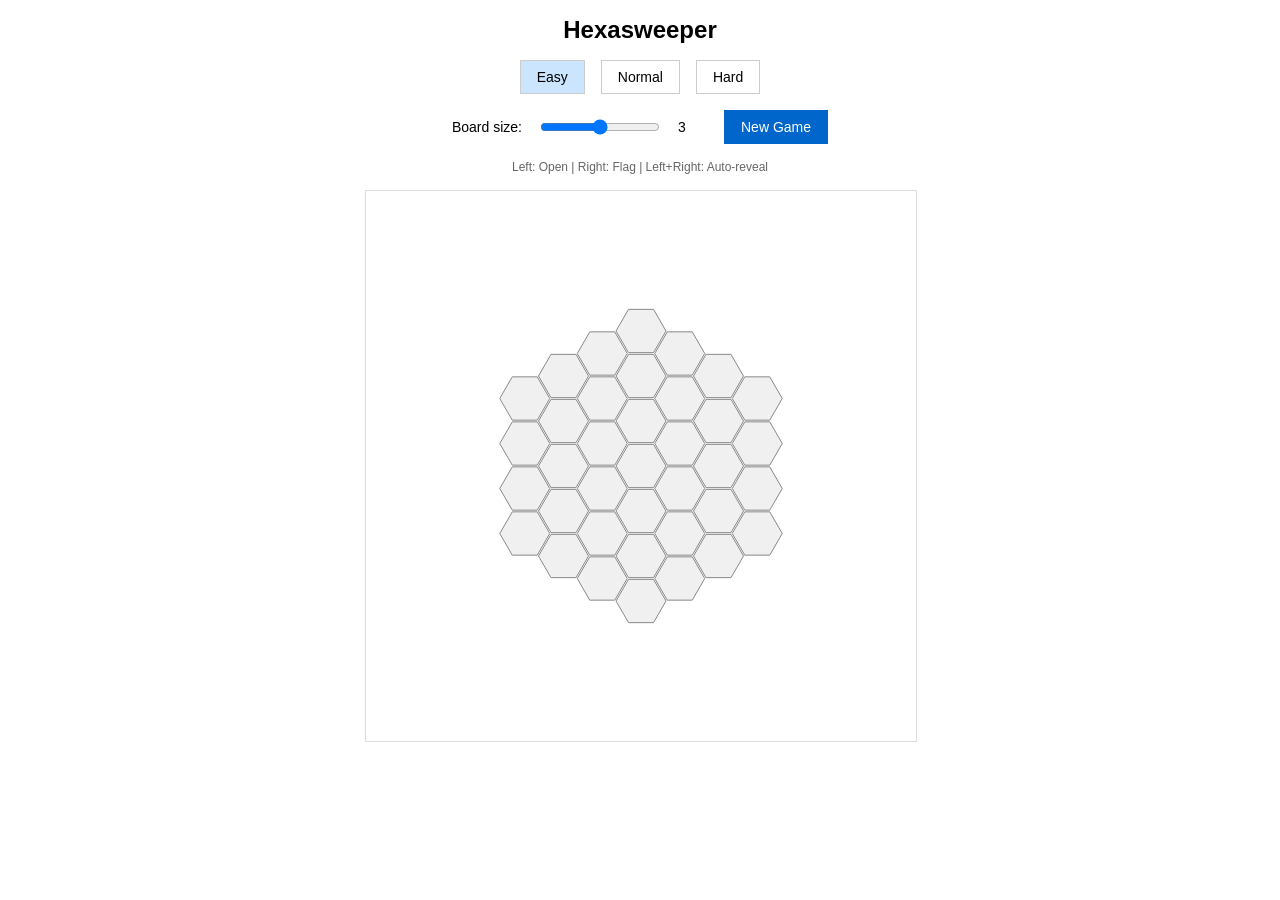
<file: hexasweeper.html>
<html>
<body style="margin: 0; padding: 1rem; font-family: sans-serif;">
<div style="max-width: 550px; margin: 0 auto;">
  <h2 style="text-align: center; margin-bottom: 1rem;">Hexasweeper</h2>
  
  <div style="display: flex; gap: 1rem; justify-content: center; margin-bottom: 1rem; flex-wrap: wrap;">
    <button onclick="setDifficulty(0.1)" id="btn-easy" style="padding: 0.5rem 1rem; border: 1px solid #ccc; background: #fff; cursor: pointer; font-size: 14px;">Easy</button>
    <button onclick="setDifficulty(0.2)" id="btn-normal" style="padding: 0.5rem 1rem; border: 1px solid #ccc; background: #fff; cursor: pointer; font-size: 14px;">Normal</button>
    <button onclick="setDifficulty(0.3)" id="btn-hard" style="padding: 0.5rem 1rem; border: 1px solid #ccc; background: #fff; cursor: pointer; font-size: 14px;">Hard</button>
  </div>

  <div style="display: flex; gap: 1rem; justify-content: center; margin-bottom: 1rem; align-items: center;">
    <label style="font-size: 14px;">Board size:</label>
    <input type="range" id="size-slider" min="1" max="5" value="3" style="width: 120px;" onchange="changeBoardSize()">
    <span id="size-display" style="font-size: 14px; min-width: 30px;">3</span>
    <button onclick="initGame()" style="padding: 0.5rem 1rem; border: 1px solid #0066cc; background: #0066cc; color: #fff; cursor: pointer; font-size: 14px;">New Game</button>
  </div>

  <div style="font-size: 12px; color: #666; text-align: center; margin-bottom: 1rem;">
    Left: Open | Right: Flag | Left+Right: Auto-reveal
  </div>

  <svg id="board-svg" width="100%" viewBox="0 0 550 550" style="border: 1px solid #ddd; background: #fff;">
    <g id="board"></g>
  </svg>
  
  <div id="message" style="text-align: center; margin-top: 1rem; font-size: 16px; font-weight: bold; min-height: 20px;"></div>
</div>

<script>
const HEX_SIZE = 25;
const axialNeighbors = [[1,0], [1,-1], [0,-1], [-1,0], [-1,1], [0,1]];

let difficulty = 0.1;
let boardRadius = 3;
let gameState = {};
let gameOver = false;
let firstClick = true;
let mouseDownKeys = {};

window.debugShowCoords = false;
window.setDebugShowCoords = function(value) {
  window.debugShowCoords = Boolean(value);
  document.querySelectorAll('.coord-text').forEach(el => {
    el.style.display = window.debugShowCoords ? 'block' : 'none';
  });
};

function hexCorners(cx, cy, size) {
  const points = [];
  for (let i = 0; i < 6; i++) {
    const angle = Math.PI / 3 * i;
    const x = cx + size * Math.cos(angle);
    const y = cy + size * Math.sin(angle);
    points.push([x, y]);
  }
  return points;
}

function getHexPos(q, r) {
  const col = q;
  const row = r + q / 2;
  const x = HEX_SIZE * 1.55 * col + 275;
  const y = HEX_SIZE * 1.80 * row + 275;
  return { x, y };
}

function isValidCell(q, r) {
  return Math.abs(q) <= boardRadius && Math.abs(r) <= boardRadius && Math.abs(q + r) <= boardRadius;
}

function generateMines(totalCells, excludeQ, excludeR) {
  const mines = new Set();
  const mineCount = Math.ceil(totalCells * difficulty);
  
  while (mines.size < mineCount) {
    const q = Math.floor(Math.random() * (boardRadius * 2 + 1)) - boardRadius;
    const r = Math.floor(Math.random() * (boardRadius * 2 + 1)) - boardRadius;
    const key = `${q},${r}`;
    
    if (!mines.has(key) && !(q === excludeQ && r === excludeR) && isValidCell(q, r)) {
      mines.add(key);
    }
  }
  return mines;
}

function changeBoardSize() {
  boardRadius = parseInt(document.getElementById('size-slider').value);
  document.getElementById('size-display').textContent = boardRadius;
  initGame();
}

function initGame() {
  gameState = {};
  gameOver = false;
  firstClick = true;
  mouseDownKeys = {};
  document.getElementById('message').textContent = '';
  
  const board = document.getElementById('board');
  board.innerHTML = '';
  
  for (let q = -boardRadius; q <= boardRadius; q++) {
    for (let r = -boardRadius; r <= boardRadius; r++) {
      if (isValidCell(q, r)) {
        const key = `${q},${r}`;
        gameState[key] = { q, r, revealed: false, flagged: false, mine: false };
        
        const pos = getHexPos(q, r);
        const corners = hexCorners(pos.x, pos.y, HEX_SIZE);
        const pointsStr = corners.map(p => p.join(',')).join(' ');
        
        const g = document.createElementNS('http://www.w3.org/2000/svg', 'g');
        g.setAttribute('data-key', key);
        
        const poly = document.createElementNS('http://www.w3.org/2000/svg', 'polygon');
        poly.setAttribute('points', pointsStr);
        poly.setAttribute('fill', '#f0f0f0');
        poly.setAttribute('stroke', '#888');
        poly.setAttribute('stroke-width', '1');
        poly.style.cursor = 'pointer';
        
        const mainText = document.createElementNS('http://www.w3.org/2000/svg', 'text');
        mainText.setAttribute('x', pos.x);
        mainText.setAttribute('y', pos.y - 5);
        mainText.setAttribute('text-anchor', 'middle');
        mainText.setAttribute('font-size', '16');
        mainText.setAttribute('font-weight', 'bold');
        mainText.setAttribute('fill', '#333');
        mainText.setAttribute('class', 'main-text');
        mainText.setAttribute('pointer-events', 'none');
        
        const coordText = document.createElementNS('http://www.w3.org/2000/svg', 'text');
        coordText.setAttribute('x', pos.x);
        coordText.setAttribute('y', pos.y + 8);
        coordText.setAttribute('text-anchor', 'middle');
        coordText.setAttribute('font-size', '10');
        coordText.setAttribute('fill', '#999');
        coordText.setAttribute('pointer-events', 'none');
        coordText.setAttribute('class', 'coord-text');
        coordText.style.display = window.debugShowCoords ? 'block' : 'none';
        coordText.textContent = `(${q},${r})`;
        
        g.appendChild(poly);
        g.appendChild(mainText);
        g.appendChild(coordText);
        
        poly.onclick = () => revealCell(key);
        poly.oncontextmenu = (e) => {
          e.preventDefault();
          toggleFlag(key);
        };
        poly.onmousedown = (e) => onMouseDown(e, key);
        poly.onmouseup = (e) => onMouseUp(e, key);
        
        board.appendChild(g);
      }
    }
  }
}

function onMouseDown(e, key) {
  if (!mouseDownKeys[key]) mouseDownKeys[key] = {};
  if (e.button === 0) mouseDownKeys[key].left = true;
  if (e.button === 2) mouseDownKeys[key].right = true;
  
  if (mouseDownKeys[key].left && mouseDownKeys[key].right) {
    e.preventDefault();
    autoRevealAdjacent(key);
  }
}

function onMouseUp(e, key) {
  if (!mouseDownKeys[key]) return;
  if (e.button === 0) mouseDownKeys[key].left = false;
  if (e.button === 2) mouseDownKeys[key].right = false;
}

function autoRevealAdjacent(key) {
  const cell = gameState[key];
  if (!cell.revealed) return;
  
  const mineCount = countAdjacentMines(cell.q, cell.r);
  const neighbors = getNeighbors(cell.q, cell.r);
  const flagCount = neighbors.filter(n => gameState[n].flagged).length;
  
  if (flagCount === mineCount) {
    neighbors.forEach(n => {
      if (!gameState[n].revealed && !gameState[n].flagged) {
        revealCell(n);
      }
    });
  }
}

function setDifficulty(d) {
  difficulty = d;
  document.querySelectorAll('[id^="btn-"]').forEach(b => b.style.background = '#fff');
  if (d === 0.1) document.getElementById('btn-easy').style.background = '#cce5ff';
  if (d === 0.2) document.getElementById('btn-normal').style.background = '#cce5ff';
  if (d === 0.3) document.getElementById('btn-hard').style.background = '#cce5ff';
  initGame();
}

function toggleFlag(key) {
  if (gameOver) return;
  const cell = gameState[key];
  if (!cell.revealed) {
    cell.flagged = !cell.flagged;
    updateDisplay(key);
  }
}

function revealCell(key) {
  if (gameOver) return;
  const cell = gameState[key];
  if (cell.revealed || cell.flagged) return;
  
  if (firstClick) {
    firstClick = false;
    cell.mine = false;
    const totalCells = Object.keys(gameState).length;
    const mines = generateMines(totalCells, cell.q, cell.r);
    mines.forEach(mineKey => {
      gameState[mineKey].mine = true;
    });
  }
  
  if (cell.mine) {
    gameOver = true;
    revealAll();
    document.getElementById('message').textContent = '💥 Game Over!';
    return;
  }
  
  const toReveal = new Set([key]);
  
  while (toReveal.size > 0) {
    const currentKey = toReveal.values().next().value;
    toReveal.delete(currentKey);
    
    const currentCell = gameState[currentKey];
    if (currentCell.revealed) continue;
    
    currentCell.revealed = true;
    updateDisplay(currentKey);
    
    const adjCount = countAdjacentMines(currentCell.q, currentCell.r);
    if (adjCount === 0) {
      getNeighbors(currentCell.q, currentCell.r).forEach(neighbor => {
        if (!gameState[neighbor].revealed && !gameState[neighbor].mine) {
          toReveal.add(neighbor);
        }
      });
    }
  }
  
  checkWin();
}

function countAdjacentMines(q, r) {
  return getNeighbors(q, r).reduce((count, key) => {
    return count + (gameState[key].mine ? 1 : 0);
  }, 0);
}

function getNeighbors(q, r) {
  return axialNeighbors
    .map(([dq, dr]) => `${q + dq},${r + dr}`)
    .filter(key => gameState[key]);
}

function updateDisplay(key) {
  const g = document.querySelector(`[data-key="${key}"]`);
  const poly = g.querySelector('polygon');
  const mainText = g.querySelector('.main-text');
  const cell = gameState[key];
  
  if (!cell.revealed) {
    poly.setAttribute('fill', '#f0f0f0');
    mainText.textContent = cell.flagged ? '🚩' : '';
  } else {
    poly.setAttribute('fill', '#fff');
    poly.setAttribute('stroke', '#666');
    poly.setAttribute('stroke-width', '1');
    if (cell.mine) {
      poly.setAttribute('fill', '#ffb3b3');
      mainText.textContent = '💣';
    } else {
      const count = countAdjacentMines(cell.q, cell.r);
      if (count > 0) {
        mainText.textContent = count;
        const colors = ['', '#0066ff', '#00aa00', '#cc0000', '#6600cc', '#ff6600', '#006666'];
        mainText.setAttribute('fill', colors[count]);
      }
    }
  }
}

function revealAll() {
  Object.entries(gameState).forEach(([key, cell]) => {
    if (!cell.revealed) {
      cell.revealed = true;
      updateDisplay(key);
    }
  });
}

function checkWin() {
  const nonMines = Object.values(gameState).filter(c => !c.mine);
  const allRevealed = nonMines.every(c => c.revealed || c.flagged);
  
  if (allRevealed) {
    gameOver = true;
    document.getElementById('message').textContent = '🎉 You won!';
  }
}

initGame();
document.getElementById('btn-easy').style.background = '#cce5ff';
</script>
</body>
</html>
</file>
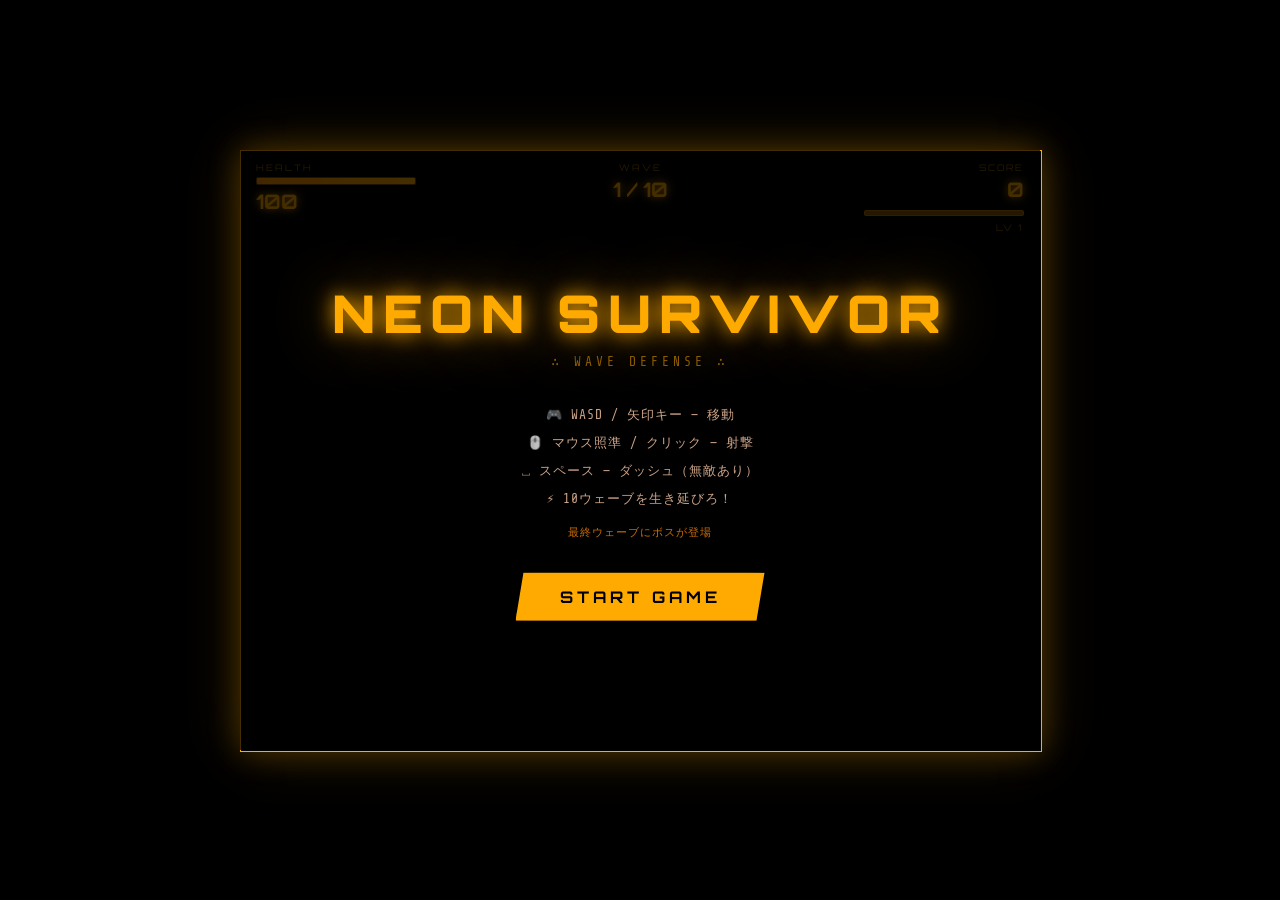
<file: neon_survivor.html>
<!DOCTYPE html>
<html lang="ja">
<head>
<meta charset="UTF-8">
<title>NEON SURVIVOR</title>
<style>
  @import url('https://fonts.googleapis.com/css2?family=Orbitron:wght@400;700;900&family=Share+Tech+Mono&display=swap');
  * { margin: 0; padding: 0; box-sizing: border-box; }
  body {
    background: #000;
    display: flex;
    justify-content: center;
    align-items: center;
    min-height: 100vh;
    font-family: 'Share Tech Mono', monospace;
    overflow: hidden;
  }
  #gameContainer { position: relative; width: 800px; height: 600px; }
  canvas {
    display: block;
    border: 1px solid #fa0;
    box-shadow: 0 0 30px #fa04, 0 0 60px #fa02;
  }
  #ui {
    position: absolute; top: 0; left: 0; right: 0;
    display: flex; justify-content: space-between; align-items: flex-start;
    padding: 12px 16px; pointer-events: none;
    font-family: 'Orbitron', sans-serif;
  }
  .stat-block { display: flex; flex-direction: column; gap: 4px; }
  .stat-label { font-size: 9px; color: #fa08; letter-spacing: 2px; text-transform: uppercase; }
  .stat-value { font-size: 20px; font-weight: 700; color: #fa0; text-shadow: 0 0 10px #fa0; }
  #healthBar { width: 160px; height: 8px; background: #fa02; border: 1px solid #fa05; border-radius: 2px; overflow: hidden; }
  #healthFill { height: 100%; background: linear-gradient(90deg, #f00, #f80, #fa0); background-size: 300% 100%; transition: width 0.1s; }
  #overlay {
    position: absolute; inset: 0;
    display: flex; flex-direction: column; justify-content: center; align-items: center;
    background: #000b; z-index: 10;
  }
  #overlay h1 {
    font-family: 'Orbitron', sans-serif; font-size: 52px; font-weight: 900;
    color: #fa0; text-shadow: 0 0 20px #fa0, 0 0 60px #fa08;
    letter-spacing: 8px; margin-bottom: 8px;
  }
  #overlay .sub { font-size: 13px; color: #fa08; letter-spacing: 4px; margin-bottom: 32px; }
  #overlay p { color: #fca; font-size: 13px; margin: 5px 0; letter-spacing: 1px; opacity: 0.8; }
  #startBtn {
    margin-top: 28px; padding: 14px 44px;
    font-family: 'Orbitron', sans-serif; font-size: 16px; font-weight: 700;
    letter-spacing: 4px; color: #000; background: #fa0; border: none; cursor: pointer;
    clip-path: polygon(8px 0%, 100% 0%, calc(100% - 8px) 100%, 0% 100%);
    transition: all 0.15s; box-shadow: 0 0 20px #fa0;
  }
  #startBtn:hover { background: #fff; box-shadow: 0 0 40px #fa0; transform: scale(1.05); }
  #waveAnnounce {
    position: absolute; inset: 0;
    display: flex; justify-content: center; align-items: center;
    pointer-events: none; z-index: 5;
  }
  #waveText {
    font-family: 'Orbitron', sans-serif; font-size: 44px; font-weight: 900;
    color: #fa0; text-shadow: 0 0 30px #fa0, 0 0 60px #fa08;
    letter-spacing: 6px; opacity: 0; transform: scale(1.5);
    transition: opacity 0.3s, transform 0.3s;
  }
  #waveText.show { opacity: 1; transform: scale(1); }
  #expBar { width: 160px; height: 6px; background: #fa08; border: 1px solid #fa05; border-radius: 2px; overflow: hidden; margin-top: 4px; }
  #expFill { height: 100%; background: linear-gradient(90deg, #f80, #fa0); box-shadow: 0 0 8px #fa0; transition: width 0.2s; }
  /* Upgrade overlay */
  #upgradeOverlay {
    position: absolute; inset: 0; background: #000d;
    display: none; flex-direction: column; justify-content: center; align-items: center;
    z-index: 20;
  }
  #upgradeOverlay h2 {
    font-family: 'Orbitron', sans-serif; font-size: 30px; font-weight: 900;
    color: #fa0; text-shadow: 0 0 20px #fa0; letter-spacing: 8px; margin-bottom: 6px;
  }
  #upgradeOverlay .sub2 { font-size: 11px; color: #fa05; letter-spacing: 3px; margin-bottom: 28px; }
  #upgradeCards { display: flex; gap: 16px; }
  .upgrade-card {
    width: 185px; padding: 22px 16px;
    border: 1px solid #fa04; background: #0b0800;
    cursor: pointer; transition: all 0.15s;
    clip-path: polygon(6px 0%, 100% 0%, calc(100% - 6px) 100%, 0% 100%);
    text-align: center;
  }
  .upgrade-card:hover {
    border-color: #fa0; background: #1a1200;
    box-shadow: 0 0 24px #fa05; transform: translateY(-5px);
  }
  .upgrade-card .icon { font-size: 34px; margin-bottom: 10px; }
  .upgrade-card .name { font-family: 'Orbitron', sans-serif; font-size: 10px; color: #fa0; letter-spacing: 2px; margin-bottom: 8px; }
  .upgrade-card .desc { font-size: 11px; color: #fa07; line-height: 1.6; }
</style>
</head>
<body>
<div id="gameContainer">
  <canvas id="c" width="800" height="600"></canvas>
  <div id="ui">
    <div class="stat-block">
      <span class="stat-label">HEALTH</span>
      <div id="healthBar"><div id="healthFill" style="width:100%;background-position:100% 0"></div></div>
      <span class="stat-value" id="hpText">100</span>
    </div>
    <div class="stat-block" style="align-items:center">
      <span class="stat-label">WAVE</span>
      <span class="stat-value" id="waveText2">1 / 10</span>
    </div>
    <div class="stat-block" style="align-items:flex-end">
      <span class="stat-label">SCORE</span>
      <span class="stat-value" id="scoreText">0</span>
      <div id="expBar"><div id="expFill" style="width:0%"></div></div>
      <span class="stat-label" style="margin-top:2px">LV <span id="lvText">1</span></span>
    </div>
  </div>
  <div id="waveAnnounce"><div id="waveText"></div></div>
  <div id="upgradeOverlay">
    <h2>LEVEL UP</h2>
    <div class="sub2">∴ CHOOSE AN UPGRADE ∴</div>
    <div id="upgradeCards"></div>
  </div>
  <div id="overlay">
    <h1>NEON SURVIVOR</h1>
    <div class="sub">∴ WAVE DEFENSE ∴</div>
    <p>🎮 WASD / 矢印キー — 移動</p>
    <p>🖱️ マウス照準 / クリック — 射撃</p>
    <p>⎵ スペース — ダッシュ（無敵あり）</p>
    <p>⚡ 10ウェーブを生き延びろ！</p>
    <p style="margin-top:12px;color:#f80;font-size:11px">最終ウェーブにボスが登場</p>
    <button id="startBtn" onclick="startGame()">START GAME</button>
  </div>
</div>

<script>
const canvas = document.getElementById('c');
const ctx = canvas.getContext('2d');
const W = 800, H = 600;

let state = 'menu';
let player, bullets, enemies, particles, floatingTexts, stars, score, wave, waveTimer, betweenWave;
let mouseX = W/2, mouseY = H/2;
let keys = {};
let animId, lastTime = 0;
let playerLevel = 1, playerExp = 0;
let shootCooldown = 0;
let mouseDown = false;
let bossAlive = false;
let screenShake = { x:0, y:0, intensity:0 };
let dashCooldown = 0, dashActive = 0, dashTrail = [];

const MAX_WAVE = 10;
const EXP_PER_LEVEL = [0, 100, 220, 380, 580, 820, 1120, 1480, 1900, 9999];
const DASH_CD_BASE = 2.0;
const DASH_DURATION = 0.17;
const DASH_SPEED = 950;

const ALL_UPGRADES = [
  { icon:'💥', name:'OVERCHARGE',      desc:'弾ダメージ +25%',            apply: p => { p.dmgMult *= 1.25; } },
  { icon:'⚡', name:'HYPERDRIVE',       desc:'移動速度 +20%',               apply: p => { p.speed *= 1.20; } },
  { icon:'🛡', name:'ARMOR PLATING',   desc:'最大HP +40、HP +30回復',      apply: p => { p.maxHp += 40; p.hp = Math.min(p.maxHp, p.hp+30); } },
  { icon:'🔥', name:'RAPID CAPACITOR', desc:'連射速度 +30%',               apply: p => { p.fireRateMult *= 0.70; } },
  { icon:'↔', name:'SPREAD ARRAY',     desc:'拡散弾を +2発追加',           apply: p => { p.spreadCount += 2; } },
  { icon:'➤', name:'PIERCING CORE',   desc:'弾が敵を貫通する',            apply: p => { p.piercing = true; } },
  { icon:'♥', name:'VAMPIRIC ROUNDS',  desc:'撃破ごとに HP +5回復',       apply: p => { p.vampiric += 5; } },
  { icon:'💨', name:'BLINK DRIVE',     desc:'ダッシュ CT -0.5秒',         apply: p => { p.dashCdBonus += 0.5; } },
  { icon:'✚', name:'NANOBOTS',          desc:'毎秒 HP +2 自動回復',        apply: p => { p.regen += 2; } },
  { icon:'◉', name:'HEAVY ROUNDS',     desc:'弾サイズ +60%、ダメージ +10%', apply: p => { p.bulletSize *= 1.6; p.dmgMult *= 1.10; } },
];

canvas.addEventListener('mousemove', e => {
  const r = canvas.getBoundingClientRect();
  mouseX = e.clientX - r.left; mouseY = e.clientY - r.top;
});
canvas.addEventListener('mousedown', () => mouseDown = true);
canvas.addEventListener('mouseup',   () => mouseDown = false);
document.addEventListener('keydown', e => {
  keys[e.key.toLowerCase()] = true;
  if (e.key === ' ') { e.preventDefault(); if (state==='playing') tryDash(); }
});
document.addEventListener('keyup', e => { keys[e.key.toLowerCase()] = false; });

function initStars() {
  stars = [];
  for (let i=0;i<140;i++) stars.push({ x:Math.random()*W, y:Math.random()*H, r:Math.random()*1.4+0.2, phase:Math.random()*Math.PI*2 });
}

function startGame() {
  document.getElementById('overlay').style.display = 'none';
  document.getElementById('upgradeOverlay').style.display = 'none';
  player = { x:W/2, y:H/2, r:14, hp:100, maxHp:100, speed:220,
    piercing:false, spreadCount:1, dmgMult:1, fireRateMult:1,
    bulletSize:1, vampiric:0, regen:0, dashCdBonus:0 };
  bullets=[]; enemies=[]; particles=[]; floatingTexts=[]; dashTrail=[];
  score=0; wave=0; waveTimer=0; betweenWave=true;
  playerLevel=1; playerExp=0; shootCooldown=0;
  bossAlive=false; dashCooldown=0; dashActive=0;
  screenShake={x:0,y:0,intensity:0};
  initStars();
  state='playing'; updateUI(); nextWave();
  lastTime=performance.now();
  cancelAnimationFrame(animId);
  animId=requestAnimationFrame(loop);
}

function nextWave() {
  wave++; betweenWave=false;
  if (wave>MAX_WAVE) { winGame(); return; }
  document.getElementById('waveText2').textContent=`${wave} / ${MAX_WAVE}`;
  announceWave(wave===MAX_WAVE ? '⚠ BOSS WAVE!' : `WAVE ${wave}`);
  spawnWave();
}

function announceWave(text) {
  const el=document.getElementById('waveText');
  el.textContent=text; el.classList.add('show');
  setTimeout(()=>el.classList.remove('show'),2000);
}

function spawnWave() {
  if (wave===MAX_WAVE) { spawnBoss(); return; }
  const count=5+wave*3;
  const types = wave<=2 ? ['basic'] : wave<=5 ? ['basic','fast'] : wave<=7 ? ['basic','fast','heavy','splitter'] : ['fast','heavy','shooter','splitter'];
  for (let i=0;i<count;i++) setTimeout(()=>{ if(state!=='playing'&&state!=='upgrade') return; spawnEnemy(types[Math.floor(Math.random()*types.length)]); }, i*180);
}

function edgePos() {
  const side=Math.floor(Math.random()*4);
  if(side===0) return {x:Math.random()*W, y:-30};
  if(side===1) return {x:W+30, y:Math.random()*H};
  if(side===2) return {x:Math.random()*W, y:H+30};
  return {x:-30, y:Math.random()*H};
}

function spawnEnemy(type, x, y) {
  if (x===undefined) { const p=edgePos(); x=p.x; y=p.y; }
  const cfg = {
    basic:    {r:16, hp:30+wave*8,  speed:80+wave*5,  color:'#f55', score:10, shootInterval:0},
    fast:     {r:11, hp:18+wave*5,  speed:160+wave*8, color:'#f90', score:15, shootInterval:0},
    heavy:    {r:22, hp:80+wave*20, speed:55+wave*3,  color:'#a4f', score:30, shootInterval:0},
    shooter:  {r:14, hp:40+wave*10, speed:70+wave*4,  color:'#ff4', score:25, shootInterval:2.5},
    splitter: {r:19, hp:55+wave*12, speed:65+wave*4,  color:'#4ef', score:22, shootInterval:0, splits:true},
  }[type];
  enemies.push({x,y,type,...cfg,shootTimer:cfg.shootInterval?Math.random()*cfg.shootInterval:0, maxHp:cfg.hp, wobble:Math.random()*Math.PI*2});
}

function spawnBoss() {
  bossAlive=true;
  enemies.push({x:W/2,y:-60,type:'boss',r:50,hp:2500,maxHp:2500,speed:80,color:'#f0f',
    score:500,shootInterval:0.8,shootTimer:0,phase:1,dashTimer:0,dashTarget:null,wobble:0});
}

function tryDash() {
  if (dashCooldown>0||dashActive>0) return;
  let dx=0,dy=0;
  if(keys['w']||keys['arrowup'])    dy-=1;
  if(keys['s']||keys['arrowdown'])  dy+=1;
  if(keys['a']||keys['arrowleft'])  dx-=1;
  if(keys['d']||keys['arrowright']) dx+=1;
  if(dx===0&&dy===0){const a=Math.atan2(mouseY-player.y,mouseX-player.x);dx=Math.cos(a);dy=Math.sin(a);}
  const len=Math.hypot(dx,dy);
  player._dvx=(dx/len)*DASH_SPEED; player._dvy=(dy/len)*DASH_SPEED;
  dashActive=DASH_DURATION;
  dashCooldown=Math.max(0.5, DASH_CD_BASE - player.dashCdBonus);
  for(let i=0;i<8;i++) dashTrail.push({x:player.x,y:player.y,r:player.r,life:0.25+i*0.02,maxLife:0.35});
}

function loop(ts) {
  const dt=Math.min((ts-lastTime)/1000,0.05); lastTime=ts;
  if(state==='playing'||state==='upgrade'){update(dt);draw();}
  animId=requestAnimationFrame(loop);
}

function update(dt) {
  // Always update cosmetics
  particles=particles.filter(p=>{
    p.x+=p.vx*dt; p.y+=p.vy*dt; p.vy+=40*dt; p.life-=dt; p.alpha=p.life/p.maxLife; return p.life>0;
  });
  floatingTexts=floatingTexts.filter(t=>{ t.y-=45*dt; t.life-=dt; t.alpha=t.life/t.maxLife; return t.life>0; });
  dashTrail=dashTrail.filter(t=>{ t.life-=dt; return t.life>0; });

  if(state==='upgrade') return;

  screenShake.intensity*=Math.pow(0.04,dt);
  screenShake.x=(Math.random()-0.5)*screenShake.intensity;
  screenShake.y=(Math.random()-0.5)*screenShake.intensity;

  // Dash movement
  if(dashActive>0){
    dashActive-=dt;
    player.x=Math.max(player.r,Math.min(W-player.r,player.x+player._dvx*dt));
    player.y=Math.max(player.r,Math.min(H-player.r,player.y+player._dvy*dt));
  } else {
    let dx=0,dy=0;
    if(keys['w']||keys['arrowup'])    dy-=1;
    if(keys['s']||keys['arrowdown'])  dy+=1;
    if(keys['a']||keys['arrowleft'])  dx-=1;
    if(keys['d']||keys['arrowright']) dx+=1;
    const len=Math.hypot(dx,dy);
    if(len>0){dx/=len;dy/=len;}
    player.x=Math.max(player.r,Math.min(W-player.r,player.x+dx*player.speed*dt));
    player.y=Math.max(player.r,Math.min(H-player.r,player.y+dy*player.speed*dt));
  }
  dashCooldown=Math.max(0,dashCooldown-dt);

  if(player.regen) player.hp=Math.min(player.maxHp,player.hp+player.regen*dt);

  // Shooting
  shootCooldown-=dt;
  const fireRate=0.18*(player.fireRateMult||1);
  if(mouseDown&&shootCooldown<=0){
    shootCooldown=fireRate;
    const base=Math.atan2(mouseY-player.y,mouseX-player.x);
    const n=player.spreadCount||1;
    for(let i=0;i<n;i++){
      const offset=n===1?0:(i/(n-1)-0.5)*0.45;
      fireBullet(base+offset);
    }
    spawnMuzzle(player.x,player.y);
  }

  // Bullets move
  bullets=bullets.filter(b=>{
    b.x+=b.vx*dt; b.y+=b.vy*dt; b.life-=dt;
    return b.life>0&&b.x>-20&&b.x<W+20&&b.y>-20&&b.y<H+20;
  });

  // Enemies
  waveTimer+=dt;
  const toSplit=[];
  enemies.forEach(e=>{
    e.wobble+=dt*1.5;
    if(e.type==='boss') updateBoss(e,dt);
    else {
      const tx=player.x-e.x, ty=player.y-e.y, d=Math.hypot(tx,ty);
      if(d>1){e.x+=(tx/d)*e.speed*dt;e.y+=(ty/d)*e.speed*dt;}
      if(e.shootInterval>0){
        e.shootTimer-=dt;
        if(e.shootTimer<=0){
          e.shootTimer=e.shootInterval+Math.random()*0.5;
          spawnEnemyBullet(e.x,e.y,Math.atan2(player.y-e.y,player.x-e.x));
        }
      }
    }
    // Bullet hit
    bullets.forEach(b=>{
      if(!b.isEnemy){
        if(Math.hypot(b.x-e.x,b.y-e.y)<b.r+e.r){
          e.hp-=b.dmg;
          if(!b.piercing)b.life=0;
          spawnHits(b.x,b.y,e.color);
          spawnFloat(e.x,e.y-e.r-6,Math.floor(b.dmg));
        }
      }
    });
    // Contact damage
    if(dashActive<=0){
      const pd=Math.hypot(player.x-e.x,player.y-e.y);
      if(pd<player.r+e.r-4){
        player.hp-=(e.type==='boss'?18:8)*dt*60*dt;
        spawnHits(player.x,player.y,'#f44');
      }
    }
  });
  // Enemy bullets hit player
  if(dashActive<=0){
    bullets.forEach(b=>{
      if(b.isEnemy&&Math.hypot(b.x-player.x,b.y-player.y)<b.r+player.r){
        player.hp-=b.dmg; b.life=0;
        spawnHits(player.x,player.y,'#f55'); addShake(10);
      }
    });
  }
  // Kill enemies
  enemies=enemies.filter(e=>{
    if(e.hp<=0){
      score+=e.score*playerLevel; gainExp(e.score);
      if(player.vampiric)player.hp=Math.min(player.maxHp,player.hp+player.vampiric);
      for(let i=0;i<20;i++) spawnDeath(e.x,e.y,e.color);
      addShake(e.type==='boss'?35:6);
      if(e.splits&&e.r>10) toSplit.push({x:e.x,y:e.y});
      if(e.type==='boss') bossAlive=false;
      return false;
    }
    return true;
  });
  toSplit.forEach(s=>{
    for(let i=0;i<2;i++){
      const a=Math.random()*Math.PI*2;
      enemies.push({x:s.x+Math.cos(a)*22,y:s.y+Math.sin(a)*22,
        type:'splitter_mini',r:9,hp:15+wave*4,maxHp:15+wave*4,
        speed:130+wave*6,color:'#4ef',score:8,shootInterval:0,shootTimer:0,wobble:Math.random()*Math.PI*2,splits:false});
    }
  });

  if(player.hp<=0){player.hp=0;gameOver();return;}
  if(enemies.length===0&&!betweenWave&&state==='playing'){
    betweenWave=true;
    if(wave>=MAX_WAVE){winGame();return;}
    player.hp=Math.min(player.maxHp,player.hp+20);
    setTimeout(()=>{if(state==='playing')nextWave();},2500);
  }
  updateUI();
}

function updateBoss(b,dt){
  if(b.hp<b.maxHp*0.5&&b.phase===1){b.phase=2;b.speed=130;b.shootInterval=0.5;}
  b.dashTimer-=dt;
  if(b.dashTimer<=0){b.dashTimer=1.8+Math.random();b.dashTarget={x:player.x+(Math.random()-0.5)*80,y:player.y+(Math.random()-0.5)*80};}
  if(b.dashTarget){
    const tx=b.dashTarget.x-b.x,ty=b.dashTarget.y-b.y,d=Math.hypot(tx,ty);
    const spd=b.speed*(b.phase===2?1.8:1);
    if(d>5){b.x+=(tx/d)*spd*dt;b.y+=(ty/d)*spd*dt;}
  }
  b.x=Math.max(b.r,Math.min(W-b.r,b.x)); b.y=Math.max(b.r,Math.min(H-b.r,b.y));
  b.shootTimer-=dt;
  if(b.shootTimer<=0){
    b.shootTimer=b.shootInterval;
    const a=Math.atan2(player.y-b.y,player.x-b.x);
    spawnEnemyBullet(b.x,b.y,a,240,12,18);
    if(b.phase>=2){for(let i=0;i<8;i++) spawnEnemyBullet(b.x,b.y,(Math.PI*2/8)*i,180,10,15);}
    else{for(let i=0;i<5;i++) spawnEnemyBullet(b.x,b.y,a+(i-2)*0.3,200,10,14);}
  }
}

function fireBullet(angle){
  const dmg=(10+(playerLevel-1)*3)*(player.dmgMult||1);
  const r=5*(player.bulletSize||1);
  bullets.push({x:player.x,y:player.y,vx:Math.cos(angle)*600,vy:Math.sin(angle)*600,r,dmg,life:1.2,maxLife:1.2,isEnemy:false,piercing:player.piercing});
}
function spawnEnemyBullet(x,y,angle,spd=220,dmg=8,r=7){
  bullets.push({x,y,vx:Math.cos(angle)*spd,vy:Math.sin(angle)*spd,r,dmg,life:3,isEnemy:true});
}
function spawnHits(x,y,color){
  for(let i=0;i<4;i++){const a=Math.random()*Math.PI*2,s=80+Math.random()*120;particles.push({x,y,vx:Math.cos(a)*s,vy:Math.sin(a)*s,r:2+Math.random()*3,color,life:0.3+Math.random()*0.3,maxLife:0.6,alpha:1});}
}
function spawnDeath(x,y,color){
  const a=Math.random()*Math.PI*2,s=60+Math.random()*200;
  particles.push({x,y,vx:Math.cos(a)*s,vy:Math.sin(a)*s,r:3+Math.random()*5,color,life:0.6+Math.random()*0.6,maxLife:1.2,alpha:1});
}
function spawnMuzzle(x,y){
  particles.push({x,y,vx:0,vy:0,r:13,color:'#fa0',life:0.07,maxLife:0.07,alpha:1});
}
function spawnFloat(x,y,dmg){
  floatingTexts.push({x,y,text:String(dmg),color:dmg>40?'#fa0':dmg>20?'#fff':'#aaa',life:0.75,maxLife:0.75,alpha:1});
}
function addShake(n){ screenShake.intensity=Math.max(screenShake.intensity,n); }

function gainExp(amount){
  if(playerLevel>=9)return;
  playerExp+=amount;
  if(playerExp>=EXP_PER_LEVEL[playerLevel]){
    playerExp-=EXP_PER_LEVEL[playerLevel];
    playerLevel++;
    showUpgrade();
  }
}

function showUpgrade(){
  state='upgrade';
  const pool=[...ALL_UPGRADES];
  for(let i=pool.length-1;i>0;i--){const j=Math.floor(Math.random()*(i+1));[pool[i],pool[j]]=[pool[j],pool[i]];}
  const choices=pool.slice(0,3);
  const el=document.getElementById('upgradeCards');
  el.innerHTML='';
  choices.forEach(u=>{
    const c=document.createElement('div'); c.className='upgrade-card';
    c.innerHTML=`<div class="icon">${u.icon}</div><div class="name">${u.name}</div><div class="desc">${u.desc}</div>`;
    c.onclick=()=>{
      u.apply(player);
      document.getElementById('upgradeOverlay').style.display='none';
      state='playing'; announceWave(u.name+'!'); updateUI();
    };
    el.appendChild(c);
  });
  document.getElementById('upgradeOverlay').style.display='flex';
}

function updateUI(){
  const pct=Math.max(0,player.hp/player.maxHp*100);
  document.getElementById('healthFill').style.width=pct+'%';
  document.getElementById('healthFill').style.backgroundPosition=(100-pct)+'% 0';
  document.getElementById('hpText').textContent=Math.ceil(player.hp);
  document.getElementById('scoreText').textContent=score;
  document.getElementById('lvText').textContent=playerLevel;
  const need=EXP_PER_LEVEL[Math.min(playerLevel,9)];
  document.getElementById('expFill').style.width=(playerExp/need*100)+'%';
}

function draw(){
  ctx.save();
  ctx.translate(screenShake.x,screenShake.y);

  // Deep space bg
  ctx.fillStyle='#05050e';
  ctx.fillRect(-10,-10,W+20,H+20);

  // Stars
  const now=performance.now()*0.001;
  stars.forEach(s=>{
    const tw=0.3+0.7*Math.abs(Math.sin(now*0.7+s.phase));
    ctx.globalAlpha=tw*0.8; ctx.fillStyle='#fff';
    ctx.beginPath(); ctx.arc(s.x,s.y,s.r,0,Math.PI*2); ctx.fill();
  });
  ctx.globalAlpha=1;

  // Subtle scan line effect
  ctx.fillStyle='rgba(0,0,0,0.03)';
  for(let y=0;y<H;y+=4){ctx.fillRect(0,y,W,2);}

  // Dash trail
  dashTrail.forEach(t=>{
    ctx.save(); ctx.globalAlpha=(t.life/t.maxLife)*0.35;
    ctx.strokeStyle='#fa0'; ctx.shadowColor='#fa0'; ctx.shadowBlur=12; ctx.lineWidth=2;
    ctx.beginPath(); ctx.arc(t.x,t.y,t.r,0,Math.PI*2); ctx.stroke();
    ctx.restore();
  });

  // Particles
  particles.forEach(p=>{
    ctx.save(); ctx.globalAlpha=p.alpha;
    ctx.fillStyle=p.color; ctx.shadowColor=p.color; ctx.shadowBlur=8;
    ctx.beginPath(); ctx.arc(p.x,p.y,p.r,0,Math.PI*2); ctx.fill();
    ctx.restore();
  });

  // Enemy bullets
  bullets.filter(b=>b.isEnemy).forEach(b=>{
    ctx.save();
    ctx.fillStyle='#f55'; ctx.shadowColor='#f80'; ctx.shadowBlur=14;
    ctx.beginPath(); ctx.arc(b.x,b.y,b.r,0,Math.PI*2); ctx.fill();
    ctx.restore();
  });

  // Enemies
  enemies.forEach(e=>{
    ctx.save();
    if(e.type==='boss'){ drawBoss(e); ctx.restore(); return; }
    ctx.shadowColor=e.color; ctx.shadowBlur=22;
    ctx.strokeStyle=e.color; ctx.lineWidth=2.5; ctx.fillStyle=e.color+'28';
    ctx.beginPath();
    if(e.type==='heavy'){
      for(let i=0;i<6;i++){const a=(i/6)*Math.PI*2+e.wobble*0.3; ctx[i?'lineTo':'moveTo'](e.x+Math.cos(a)*e.r,e.y+Math.sin(a)*e.r);}
    } else if(e.type==='shooter'){
      for(let i=0;i<4;i++){const a=(i/4)*Math.PI*2+e.wobble*0.5; ctx[i?'lineTo':'moveTo'](e.x+Math.cos(a)*e.r,e.y+Math.sin(a)*e.r);}
    } else if(e.type==='splitter'||e.type==='splitter_mini'){
      for(let i=0;i<3;i++){const a=(i/3)*Math.PI*2+e.wobble*0.9; ctx[i?'lineTo':'moveTo'](e.x+Math.cos(a)*e.r,e.y+Math.sin(a)*e.r);}
    } else {
      ctx.arc(e.x,e.y,e.r,0,Math.PI*2);
    }
    ctx.closePath(); ctx.fill(); ctx.stroke();
    if(e.hp<e.maxHp){
      const bw=e.r*2+8;
      ctx.fillStyle='#f003'; ctx.fillRect(e.x-bw/2,e.y-e.r-8,bw,4);
      ctx.fillStyle='#0f0'; ctx.fillRect(e.x-bw/2,e.y-e.r-8,bw*(e.hp/e.maxHp),4);
    }
    ctx.restore();
  });

  // Player bullets
  bullets.filter(b=>!b.isEnemy).forEach(b=>{
    ctx.save();
    const col=player.piercing?'#fff':'#fa0';
    ctx.fillStyle=col; ctx.shadowColor=col; ctx.shadowBlur=18;
    ctx.beginPath(); ctx.arc(b.x,b.y,b.r,0,Math.PI*2); ctx.fill();
    ctx.globalAlpha=0.25;
    ctx.beginPath(); ctx.arc(b.x-b.vx*0.008,b.y-b.vy*0.008,b.r*1.6,0,Math.PI*2); ctx.fill();
    ctx.restore();
  });

  // Player
  ctx.save();
  const pa=Math.atan2(mouseY-player.y,mouseX-player.x);
  ctx.translate(player.x,player.y);
  if(dashActive>0) ctx.globalAlpha=0.5+0.5*Math.abs(Math.sin(now*25));
  ctx.rotate(pa);
  ctx.shadowColor='#fa0'; ctx.shadowBlur=28;
  ctx.strokeStyle='#fa0'; ctx.lineWidth=2; ctx.fillStyle='#fa024';
  ctx.beginPath();
  ctx.moveTo(player.r+5,0);
  ctx.lineTo(-player.r,-player.r*0.7);
  ctx.lineTo(-player.r*0.5,0);
  ctx.lineTo(-player.r,player.r*0.7);
  ctx.closePath(); ctx.fill(); ctx.stroke();
  // Engine
  ctx.shadowColor='#f44'; ctx.fillStyle='#f445';
  ctx.beginPath(); ctx.arc(-player.r*0.5,0,5,0,Math.PI*2); ctx.fill();
  ctx.restore();

  // Dash cooldown arc
  if(dashCooldown>0){
    const maxCd=Math.max(0.5,DASH_CD_BASE-player.dashCdBonus);
    const frac=1-dashCooldown/maxCd;
    ctx.save();
    ctx.strokeStyle='#fa05'; ctx.lineWidth=2.5;
    ctx.beginPath(); ctx.arc(player.x,player.y,player.r+9,-Math.PI/2,-Math.PI/2+frac*Math.PI*2); ctx.stroke();
    ctx.restore();
  }

  // Crosshair
  ctx.save();
  ctx.strokeStyle='#fff5'; ctx.lineWidth=1; ctx.setLineDash([4,4]);
  ctx.beginPath(); ctx.arc(mouseX,mouseY,12,0,Math.PI*2); ctx.stroke();
  ctx.setLineDash([]);
  ctx.beginPath();
  ctx.moveTo(mouseX-18,mouseY); ctx.lineTo(mouseX-8,mouseY);
  ctx.moveTo(mouseX+8,mouseY);  ctx.lineTo(mouseX+18,mouseY);
  ctx.moveTo(mouseX,mouseY-18); ctx.lineTo(mouseX,mouseY-8);
  ctx.moveTo(mouseX,mouseY+8);  ctx.lineTo(mouseX,mouseY+18);
  ctx.stroke(); ctx.restore();

  // Floating damage numbers
  floatingTexts.forEach(t=>{
    ctx.save(); ctx.globalAlpha=t.alpha;
    ctx.font='bold 13px Share Tech Mono,monospace';
    ctx.fillStyle=t.color; ctx.shadowColor=t.color; ctx.shadowBlur=6;
    ctx.textAlign='center'; ctx.fillText(t.text,t.x,t.y);
    ctx.restore();
  });

  if(betweenWave&&wave>0&&wave<MAX_WAVE){
    ctx.save(); ctx.fillStyle='#fa05'; ctx.font='13px Share Tech Mono'; ctx.textAlign='center';
    ctx.fillText('次のウェーブ準備中...',W/2,H-22); ctx.restore();
  }

  ctx.restore(); // screen shake
}

function drawBoss(b){
  const t=performance.now()/1000;
  ctx.save(); ctx.translate(b.x,b.y);
  ctx.shadowColor='#f0f'; ctx.shadowBlur=40;
  ctx.strokeStyle='#f0f'; ctx.lineWidth=3;
  ctx.beginPath(); ctx.arc(0,0,b.r+12+Math.sin(t*3)*4,0,Math.PI*2); ctx.stroke();
  ctx.fillStyle='#2008'; ctx.beginPath();
  for(let i=0;i<8;i++){const a=(i/8)*Math.PI*2+t*0.5,r2=i%2===0?b.r:b.r*0.65;ctx[i?'lineTo':'moveTo'](Math.cos(a)*r2,Math.sin(a)*r2);}
  ctx.closePath(); ctx.fill(); ctx.strokeStyle='#f0f'; ctx.lineWidth=2.5; ctx.stroke();
  const g=ctx.createRadialGradient(0,0,0,0,0,b.r*0.5);
  g.addColorStop(0,'#fff'); g.addColorStop(0.4,'#f0f'); g.addColorStop(1,'#f0f0');
  ctx.fillStyle=g; ctx.beginPath(); ctx.arc(0,0,b.r*0.5+Math.sin(t*5)*3,0,Math.PI*2); ctx.fill();
  if(b.phase===2){
    ctx.strokeStyle='#f806'; ctx.lineWidth=2;
    for(let i=1;i<=2;i++){ctx.beginPath();ctx.arc(0,0,b.r+24*i+Math.sin(t*2+i)*6,0,Math.PI*2);ctx.stroke();}
  }
  ctx.restore();
  // HP bar (screen coords)
  const bw=120;
  ctx.fillStyle='#f004'; ctx.fillRect(b.x-bw/2,b.y-b.r-16,bw,8);
  ctx.fillStyle=b.phase===2?'#f80':'#f0f'; ctx.fillRect(b.x-bw/2,b.y-b.r-16,bw*(b.hp/b.maxHp),8);
  ctx.strokeStyle='#fff3'; ctx.lineWidth=1; ctx.strokeRect(b.x-bw/2,b.y-b.r-16,bw,8);
  ctx.font='bold 12px Orbitron,monospace'; ctx.fillStyle='#f0f'; ctx.textAlign='center';
  ctx.fillText('BOSS',b.x,b.y-b.r-22);
}

function gameOver(){
  state='over';
  const ov=document.getElementById('overlay');
  ov.innerHTML=`<h1 style="font-size:40px;color:#f44;text-shadow:0 0 20px #f44">GAME OVER</h1><div class="sub" style="color:#f448">— MISSION FAILED —</div><p style="margin:16px 0 4px;color:#fff;font-size:18px">SCORE: <span style="color:#fa0;font-size:24px">${score}</span></p><p>到達ウェーブ: ${wave} / ${MAX_WAVE}</p><button id="startBtn" style="margin-top:28px;background:#f44;box-shadow:0 0 20px #f44" onclick="startGame()">RETRY</button>`;
  ov.style.display='flex';
}
function winGame(){
  state='win';
  const ov=document.getElementById('overlay');
  ov.innerHTML=`<h1 style="font-size:40px;color:#fa0;text-shadow:0 0 20px #fa0">CLEAR!</h1><div class="sub">— ALL WAVES DEFEATED —</div><p style="margin:16px 0 4px;color:#fff;font-size:18px">FINAL SCORE: <span style="color:#fa0;font-size:28px">${score}</span></p><p>最終レベル: LV ${playerLevel}</p><p style="color:#0f8;margin-top:8px">🎉 NEON SURVIVORをクリアした！</p><button id="startBtn" style="margin-top:28px;background:#fa0;color:#000;box-shadow:0 0 20px #fa0" onclick="startGame()">PLAY AGAIN</button>`;
  ov.style.display='flex';
}
</script>
</body>
</html>
</file>
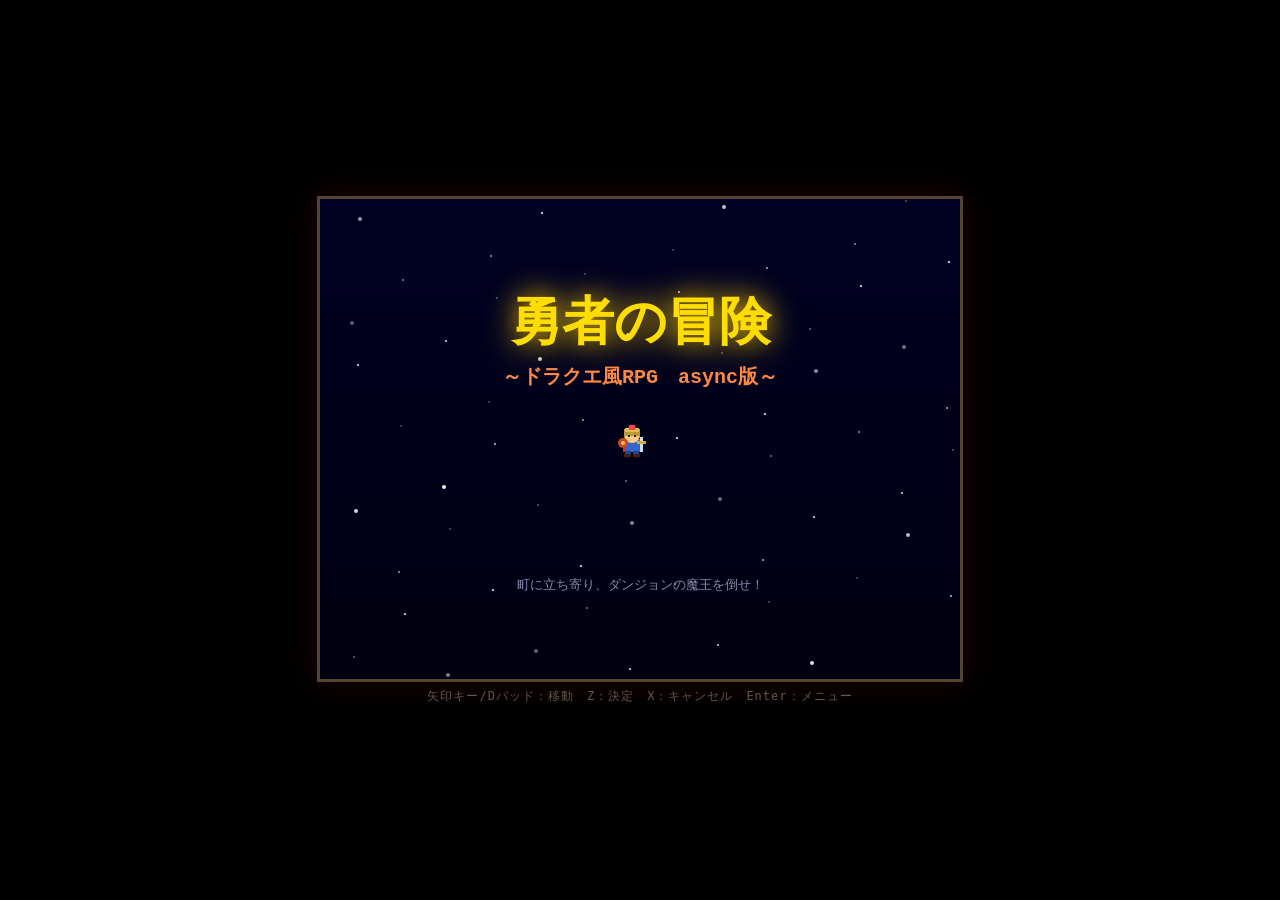
<file: rpg.html>
<!DOCTYPE html>
<html lang="ja">
<head>
<meta charset="UTF-8">
<title>勇者の冒険 (async版)</title>
<style>
*{margin:0;padding:0;box-sizing:border-box}
body{background:#000;display:flex;flex-direction:column;align-items:center;justify-content:center;min-height:100vh;overflow:hidden}
canvas{display:block;image-rendering:pixelated;border:3px solid #554433;box-shadow:0 0 30px #220000}
#info{color:#665544;font:12px monospace;margin-top:6px;letter-spacing:1px}
</style>
</head>
<body>
<canvas id="c" width="640" height="480"></canvas>
<div id="info">矢印キー/Dパッド：移動　Z：決定　X：キャンセル　Enter：メニュー</div>
<script>'use strict';

// ===== CANVAS =====
const C=document.getElementById('c'), ctx=C.getContext('2d');

// ===== TILE CONSTANTS =====
const G=0,W=1,M=2,T=3,D=4,F=5,X=6;
const TW=32,TH=32,MW=20,MH=15;
const WALKABLE=[G,T,D,F];
const MAP=[
  [X,X,X,X,X,X,X,X,X,X,X,X,X,X,X,X,X,X,X,X],
  [X,T,G,G,G,G,G,G,G,G,G,G,G,G,G,G,G,G,T,X],
  [X,G,G,F,F,G,G,G,G,G,G,G,G,G,G,F,F,G,G,X],
  [X,G,G,F,F,G,G,W,W,G,G,W,W,G,G,F,F,G,G,X],
  [X,G,G,G,G,G,G,W,W,G,G,W,W,G,G,G,G,G,G,X],
  [X,G,G,G,G,G,G,G,G,G,G,G,G,G,G,G,G,G,G,X],
  [X,G,F,F,G,G,G,G,G,G,G,G,G,G,F,F,G,G,G,X],
  [X,G,F,F,G,G,G,G,G,D,G,G,G,G,F,F,G,G,G,X],
  [X,G,G,G,G,G,G,G,G,G,G,G,G,G,G,G,G,G,G,X],
  [X,G,G,G,G,G,G,W,W,G,G,W,W,G,G,G,G,G,G,X],
  [X,G,G,F,F,G,G,W,W,G,G,W,W,G,G,F,F,G,G,X],
  [X,G,G,F,F,G,G,G,G,G,G,G,G,G,G,F,F,G,G,X],
  [X,G,G,G,G,G,G,G,G,G,G,G,G,G,G,G,G,G,G,X],
  [X,T,G,G,G,G,G,G,G,G,G,G,G,G,G,G,G,G,T,X],
  [X,X,X,X,X,X,X,X,X,X,X,X,X,X,X,X,X,X,X,X],
];

// ===== PLAYER =====
const player={
  name:'ゆうしゃ', x:2, y:1, dir:2, walkFrame:0, flashTimer:0,
  hp:30, maxHp:30, mp:10, maxMp:10,
  atk:12, def:5, level:1, exp:0, expNext:10, gold:60,
  items:[{name:'やくそう',count:5}],
  spells:[
    {name:'ホイミ',mp:3,type:'heal',power:40},
    {name:'メラ', mp:4,type:'fire',power:28},
  ]
};

// ===== ENEMY DEFS =====
const EDEFS=[
  {name:'スライム',    hp:8,  atk:6,  def:2,  exp:4,  gold:3,  type:'slime', color:'#4488ff'},
  {name:'ドラキー',    hp:16, atk:9,  def:3,  exp:7,  gold:6,  type:'bat',   color:'#553366'},
  {name:'おおなめくじ',hp:22, atk:13, def:5,  exp:10, gold:9,  type:'slug',  color:'#44aa33'},
  {name:'メタルスライム',hp:4,atk:14, def:25, exp:90, gold:25, type:'metal', color:'#aabbcc'},
];
const BOSS={name:'魔王ゾーマ',hp:160,atk:28,def:12,exp:600,gold:1000,type:'boss',color:'#880000',isBoss:true};

// ===== AUDIO =====
let AC; try{AC=new(window.AudioContext||window.webkitAudioContext)();}catch(e){}
function beep(freq,dur,type='sine',vol=0.15,freqEnd=null,startDelay=0){
  if(!AC)return; try{
    if(AC.state==='suspended')AC.resume();
    const o=AC.createOscillator(),g=AC.createGain();
    o.type=type;o.connect(g);g.connect(AC.destination);
    const t=AC.currentTime+startDelay;
    o.frequency.setValueAtTime(freq,t);
    if(freqEnd)o.frequency.exponentialRampToValueAtTime(freqEnd,t+dur);
    g.gain.setValueAtTime(vol,t);g.gain.exponentialRampToValueAtTime(0.001,t+dur);
    o.start(t);o.stop(t+dur+0.01);
  }catch(e){}
}
function snd(type){
  switch(type){
    case'cursor':  beep(440,0.05,'sine',0.06); break;
    case'confirm': beep(660,0.08,'sine',0.1); break;
    case'cancel':  beep(220,0.1,'sine',0.1); break;
    case'step':    beep(180,0.04,'sine',0.02); break;
    case'attack':  beep(200,0.18,'sawtooth',0.15,50); break;
    case'magic':   beep(400,0.3,'sine',0.18,900); break;
    case'heal':    beep(550,0.08,'sine',0.12);beep(700,0.12,'sine',0.12,null,0.1);beep(880,0.2,'sine',0.12,null,0.2); break;
    case'encounter':[200,150,250,300].forEach((f,i)=>beep(f,0.12,'square',0.12,null,i*0.1)); break;
    case'levelup': [523,659,784,1047].forEach((f,i)=>beep(f,0.18,'sine',0.2,null,i*0.12)); break;
    case'gameover':beep(300,1.5,'sawtooth',0.18,40); break;
    case'victory': [523,523,523,523,415,466,523,466,523].forEach((f,i)=>beep(f,0.15,'sine',0.2,null,i*0.14)); break;
  }
}

// ===== INPUT =====
const keys={}, keyJust={};
document.addEventListener('keydown',e=>{
  if(!keys[e.key]){keyJust[e.key]=true;keys[e.key]=true;}
  e.preventDefault();
});
document.addEventListener('keyup',e=>{keys[e.key]=false;});

let mouseX=0, mouseY=0;
function getCanvasPos(e){
  const r=C.getBoundingClientRect();
  return{x:(e.clientX-r.left)*640/r.width, y:(e.clientY-r.top)*480/r.height};
}

// =====================================================================
// ===== ASYNC INPUT BRIDGE ============================================
// =====================================================================
// ゲームロジックの「次のキー入力を待つ」を Promise で実現する仕組み。
// waitKey() を呼ぶと Promise が返り、次のキー/クリックで resolve される。
// ゲームループが毎フレーム flushInput() を呼ぶことで橋渡しをする。

let _inputResolve = null;   // 現在待機中の resolve 関数

function waitKey() {
  return new Promise(r => { _inputResolve = r; });
}

async function waitConfirm() {
  while(true) {
    const k = await waitKey();
    if(k==='z'||k==='Z'||k==='Enter') return;
    if(k?.type==='click') return;
  }
}

// ゲームループから毎フレーム呼ばれる
function flushInput() {
  if(!_inputResolve) return;
  const order=['ArrowUp','ArrowDown','ArrowLeft','ArrowRight',
               'z','Z','x','X','Enter','Escape','Backspace'];
  for(const k of order) {
    if(keyJust[k]){ const r=_inputResolve; _inputResolve=null; r(k); return; }
  }
}

// マウス/タッチ
C.addEventListener('mousemove',e=>{
  const{x,y}=getCanvasPos(e); mouseX=x; mouseY=y;
  handleHover(x,y);
});
C.addEventListener('mousedown',e=>{
  if(AC&&AC.state==='suspended')AC.resume();
  const{x,y}=getCanvasPos(e);
  handleClick(x,y);
});
C.addEventListener('mouseup',e=>{ for(const k in dpadHeld) delete dpadHeld[k]; });
C.addEventListener('mouseleave',e=>{ for(const k in dpadHeld) delete dpadHeld[k]; });
C.addEventListener('touchstart',e=>{
  e.preventDefault(); if(AC&&AC.state==='suspended')AC.resume();
  const t=e.touches[0],r=C.getBoundingClientRect();
  handleClick((t.clientX-r.left)*640/r.width,(t.clientY-r.top)*480/r.height);
},{passive:false});
C.addEventListener('touchend',e=>{ e.preventDefault(); for(const k in dpadHeld) delete dpadHeld[k]; },{passive:false});

const dpadHeld={};
let dpadMoveTimer=0;
const DPAD={size:52,get x(){return 640-this.size*3-20;},get y(){return 480-this.size*3-20;}};
function dpadBtn(dir){
  const s=DPAD.size,bx=DPAD.x,by=DPAD.y;
  return [{x:bx+s,y:by,w:s,h:s},{x:bx+s*2,y:by+s,w:s,h:s},{x:bx+s,y:by+s*2,w:s,h:s},
          {x:bx,y:by+s,w:s,h:s},{x:bx+s,y:by+s,w:s,h:s},{x:bx,y:by,w:s,h:s}][dir];
}
function inRect(px,py,r){return px>=r.x&&px<r.x+r.w&&py>=r.y&&py<r.y+r.h;}

function handleClick(x,y) {
  // Dパッド（オーバーワールド時）
  if(gState==='overworld'&&!fieldMenu){
    ['ArrowUp','ArrowRight','ArrowDown','ArrowLeft'].forEach((d,i)=>{
      if(inRect(x,y,dpadBtn(i))){dpadHeld[d]=true;keyJust[d]=true;}
    });
    if(inRect(x,y,dpadBtn(4))){keyJust['z']=true;}
    if(inRect(x,y,dpadBtn(5))){keyJust['Enter']=true;}
    return;
  }
  // それ以外は汎用クリックとしてinput resolveに流す
  if(_inputResolve){
    const r=_inputResolve; _inputResolve=null; r({type:'click',x,y});
  }
}

// メニューホバー → hover イベントを input stream に注入
function handleHover(x,y) {
  if(!_inputResolve||!ui.menu) return;
  const {items,mx=510,my=315,ih=38}=ui.menu;
  for(let i=0;i<items.length;i++){
    if(x>=mx&&x<=mx+125&&y>=my+i*ih&&y<my+(i+1)*ih){
      if(i!==ui.menu.cursor){
        const r=_inputResolve; _inputResolve=null;
        r({type:'hover',index:i});
      }
      break;
    }
  }
}

// =====================================================================
// ===== UI DRAW STATE =================================================
// =====================================================================
// async 関数がここに書き込み、draw 関数が読み取る。
// ロジックと描画の唯一の接点。

let gState='title'; // draw ループが参照
let fieldMenu=false, fieldMenuCursor=0;
let animT=0; // 汎用アニメタイマー

const ui = {
  // メッセージウィンドウ
  msgLines: [],      // 表示中テキスト（行配列）
  msgDone:  false,   // タイプライター完了？（▼表示用）

  // 汎用メニュー（バトルコマンド・まほう・どうぐ等）
  menu: null,        // {items, cursor, title, mx, my, ih}

  // バトル固有
  battleEnemy: null, // 現在の敵オブジェクト
  battleResult: null,// {exp, gold, levelUp, newLevel}

  // プレイヤーのフラッシュ
  playerFlash: 0,
};

// =====================================================================
// ===== DRAW UTILITIES ================================================
// =====================================================================
function win(x,y,w,h,alpha=1){
  ctx.globalAlpha=alpha;
  ctx.fillStyle='#000b44'; ctx.fillRect(x,y,w,h);
  ctx.strokeStyle='#ffffff';ctx.lineWidth=3;ctx.strokeRect(x+2,y+2,w-4,h-4);
  ctx.strokeStyle='#2244aa';ctx.lineWidth=1;ctx.strokeRect(x+4,y+4,w-8,h-8);
  ctx.globalAlpha=1;
}
function txt(s,x,y,size=16,color='#ffffff',align='left'){
  ctx.font=`bold ${size}px "Courier New",monospace`;
  ctx.fillStyle=color;ctx.textAlign=align;ctx.fillText(s,x,y);ctx.textAlign='left';
}
function hpBar(label,x,y,w,cur,max){
  txt(label,x,y+11,13,'#ffffff');
  const bx=x+32,bw=w-32,bh=11;
  ctx.fillStyle='#222';ctx.fillRect(bx,y,bw,bh);
  const r=Math.max(0,cur/max);
  ctx.fillStyle=r>0.5?'#00cc44':r>0.25?'#ffcc00':'#ff3300';
  ctx.fillRect(bx,y,Math.floor(bw*r),bh);
  ctx.strokeStyle='#555';ctx.lineWidth=1;ctx.strokeRect(bx,y,bw,bh);
  txt(`${cur}/${max}`,bx+bw+4,y+10,11,'#ffff88');
}
function wrapText(text,maxW){
  if(!text)return[];
  const lines=[],parts=text.split('\n');
  parts.forEach(p=>{for(let i=0;i<p.length;i+=maxW)lines.push(p.slice(i,i+maxW));});
  return lines.slice(0,4);
}

// ===== TILE DRAWING =====
function drawTile(type,px,py){
  const colors={[G]:'#448833',[W]:'#1133bb',[M]:'#776655',[T]:'#ccbb77',[D]:'#330022',[F]:'#224422',[X]:'#443322'};
  ctx.fillStyle=colors[type]||'#333';ctx.fillRect(px,py,TW,TH);
  if(type===G){ctx.fillStyle='#55aa44';[[2,6,4,2],[12,2,3,2],[20,14,4,2],[8,20,5,2],[25,8,3,2]].forEach(([rx,ry,rw,rh])=>ctx.fillRect(px+rx,py+ry,rw,rh));}
  else if(type===W){ctx.fillStyle='#2244dd';ctx.fillRect(px+3,py+7,10,3);ctx.fillRect(px+16,py+18,12,3);ctx.fillStyle='#4466ff';ctx.fillRect(px+8,py+3,6,2);}
  else if(type===F){ctx.fillStyle='#336633';ctx.beginPath();ctx.arc(px+16,py+15,11,0,Math.PI*2);ctx.fill();ctx.fillStyle='#44aa44';ctx.beginPath();ctx.arc(px+16,py+11,9,0,Math.PI*2);ctx.fill();ctx.fillStyle='#553322';ctx.fillRect(px+13,py+24,6,7);}
  else if(type===T){ctx.fillStyle='#ddcc88';ctx.fillRect(px,py,TW,TH);ctx.fillStyle='#cc7733';ctx.fillRect(px+6,py+13,20,16);ctx.fillStyle='#cc3322';ctx.beginPath();ctx.moveTo(px+4,py+14);ctx.lineTo(px+16,py+3);ctx.lineTo(px+28,py+14);ctx.fill();ctx.fillStyle='#7799cc';ctx.fillRect(px+12,py+20,7,8);ctx.fillStyle='#cc9922';ctx.fillRect(px+12,py+20,7,2);}
  else if(type===D){ctx.fillStyle='#220011';ctx.fillRect(px,py,TW,TH);ctx.fillStyle='#440033';ctx.fillRect(px+9,py+7,14,18);ctx.fillStyle='#110011';ctx.beginPath();ctx.arc(px+16,py+18,6,Math.PI,0);ctx.fill();ctx.fillStyle='#ff0000';ctx.fillRect(px+13,py+13,2,2);ctx.fillRect(px+17,py+13,2,2);}
  else if(type===X){ctx.fillStyle='#554433';ctx.fillRect(px,py,TW,TH);ctx.fillStyle='#443322';for(let i=0;i<4;i++)for(let j=0;j<4;j++)if((i+j)%2===0)ctx.fillRect(px+i*8,py+j*8,8,8);}
}

// ===== SPRITES =====
function drawHero(px,py,wf){
  const b=wf?2:0;
  ctx.fillStyle='rgba(0,0,0,0.25)';ctx.beginPath();ctx.ellipse(px+16,py+31,8,3,0,0,Math.PI*2);ctx.fill();
  ctx.fillStyle='#cc3322';ctx.fillRect(px+7,py+15,18,13);
  ctx.fillStyle='#3366cc';ctx.fillRect(px+9,py+16,14,12);
  ctx.fillStyle='#ffcc88';ctx.beginPath();ctx.arc(px+16,py+11,8,0,Math.PI*2);ctx.fill();
  ctx.fillStyle='#bb9933';ctx.fillRect(px+8,py+5,16,7);ctx.fillStyle='#ddbb55';ctx.fillRect(px+9,py+4,14,4);
  ctx.fillStyle='#ff4444';ctx.fillRect(px+13,py+1,6,5);
  ctx.fillStyle='#332200';ctx.fillRect(px+12,py+11,2,2);ctx.fillRect(px+18,py+11,2,2);
  ctx.fillStyle='#ccddee';ctx.fillRect(px+24,py+13,3,15);ctx.fillStyle='#ddaa33';ctx.fillRect(px+21,py+17,9,3);
  ctx.fillStyle='#cc4422';ctx.beginPath();ctx.arc(px+7,py+19,5,0,Math.PI*2);ctx.fill();ctx.fillStyle='#ffcc44';ctx.beginPath();ctx.arc(px+7,py+19,2,0,Math.PI*2);ctx.fill();
  ctx.fillStyle='#224488';ctx.fillRect(px+9,py+27,6,5+b);ctx.fillRect(px+17,py+27,6,5-b);
  ctx.fillStyle='#442211';ctx.fillRect(px+8,py+30+b,7,3);ctx.fillRect(px+17,py+30-b,7,3);
}
function drawSlime(x,y,col,fl,t){const bob=Math.sin(t*0.06)*4,c=fl?'#ffffff':col;ctx.fillStyle=c;ctx.beginPath();ctx.ellipse(x,y+5+bob,36,30,0,0,Math.PI*2);ctx.fill();if(!fl){ctx.fillStyle='rgba(255,255,255,0.35)';ctx.beginPath();ctx.ellipse(x-11,y-8+bob,10,8,-0.3,0,Math.PI*2);ctx.fill();}ctx.fillStyle='#ffffff';ctx.beginPath();ctx.ellipse(x-13,y-4+bob,6,7,0,0,Math.PI*2);ctx.fill();ctx.beginPath();ctx.ellipse(x+13,y-4+bob,6,7,0,0,Math.PI*2);ctx.fill();ctx.fillStyle='#001144';ctx.beginPath();ctx.ellipse(x-12,y-4+bob,3,4,0,0,Math.PI*2);ctx.fill();ctx.beginPath();ctx.ellipse(x+14,y-4+bob,3,4,0,0,Math.PI*2);ctx.fill();ctx.strokeStyle='#001144';ctx.lineWidth=2;ctx.beginPath();ctx.arc(x,y+10+bob,9,0,Math.PI);ctx.stroke();}
function drawBat(x,y,fl,t){const c=fl?'#ffffff':'#553366',wf=Math.sin(t*0.18)*18;ctx.fillStyle=c;ctx.beginPath();ctx.moveTo(x-10,y);ctx.quadraticCurveTo(x-50,y-20+wf,x-65,y+5+wf);ctx.quadraticCurveTo(x-40,y+18,x-10,y+10);ctx.fill();ctx.beginPath();ctx.moveTo(x+10,y);ctx.quadraticCurveTo(x+50,y-20+wf,x+65,y+5+wf);ctx.quadraticCurveTo(x+40,y+18,x+10,y+10);ctx.fill();ctx.fillStyle=fl?'#ffffff':'#331144';ctx.beginPath();ctx.ellipse(x,y+5,17,22,0,0,Math.PI*2);ctx.fill();ctx.fillStyle=c;ctx.beginPath();ctx.moveTo(x-8,y-10);ctx.lineTo(x-16,y-32);ctx.lineTo(x-2,y-10);ctx.fill();ctx.beginPath();ctx.moveTo(x+8,y-10);ctx.lineTo(x+16,y-32);ctx.lineTo(x+2,y-10);ctx.fill();ctx.fillStyle='#ff6600';ctx.beginPath();ctx.ellipse(x-7,y+1,5,5,0,0,Math.PI*2);ctx.fill();ctx.beginPath();ctx.ellipse(x+7,y+1,5,5,0,0,Math.PI*2);ctx.fill();ctx.fillStyle='#000';ctx.beginPath();ctx.ellipse(x-7,y+1,2,2,0,0,Math.PI*2);ctx.fill();ctx.beginPath();ctx.ellipse(x+7,y+1,2,2,0,0,Math.PI*2);ctx.fill();}
function drawSlug(x,y,fl,t){const c=fl?'#ffffff':'#44aa33',bob=Math.sin(t*0.04)*3;ctx.fillStyle=c;ctx.beginPath();ctx.ellipse(x+5,y+10+bob,52,22,0,0,Math.PI*2);ctx.fill();ctx.beginPath();ctx.ellipse(x-38,y+2+bob,20,17,-0.2,0,Math.PI*2);ctx.fill();if(!fl){ctx.fillStyle='rgba(150,255,80,0.3)';ctx.beginPath();ctx.ellipse(x+5,y+25+bob,50,8,0,0,Math.PI*2);ctx.fill();}ctx.strokeStyle=fl?'#ffffff':'#226622';ctx.lineWidth=2;ctx.beginPath();ctx.moveTo(x-44,y-6+bob);ctx.quadraticCurveTo(x-55,y-28+bob,x-50,y-40+bob);ctx.stroke();ctx.beginPath();ctx.moveTo(x-34,y-5+bob);ctx.quadraticCurveTo(x-28,y-30+bob,x-25,y-42+bob);ctx.stroke();ctx.fillStyle='#000';ctx.beginPath();ctx.arc(x-50,y-40+bob,3,0,Math.PI*2);ctx.fill();ctx.beginPath();ctx.arc(x-25,y-42+bob,3,0,Math.PI*2);ctx.fill();}
function drawMetal(x,y,fl,t){const bob=Math.sin(t*0.06)*3;const gr=ctx.createRadialGradient(x-10,y-8+bob,0,x,y+bob,36);if(fl){gr.addColorStop(0,'#fff');gr.addColorStop(1,'#fff');}else{gr.addColorStop(0,'#eef4ff');gr.addColorStop(0.5,'#aabbcc');gr.addColorStop(1,'#667788');}ctx.fillStyle=gr;ctx.beginPath();ctx.ellipse(x,y+5+bob,33,28,0,0,Math.PI*2);ctx.fill();ctx.fillStyle=fl?'#ffffff':'#99aabb';ctx.beginPath();ctx.moveTo(x,y-24+bob);ctx.lineTo(x-6,y-14+bob);ctx.lineTo(x+6,y-14+bob);ctx.fill();ctx.fillStyle='#fff';ctx.beginPath();ctx.ellipse(x-11,y-2+bob,5,6,0,0,Math.PI*2);ctx.fill();ctx.beginPath();ctx.ellipse(x+11,y-2+bob,5,6,0,0,Math.PI*2);ctx.fill();ctx.fillStyle='#001144';ctx.beginPath();ctx.ellipse(x-10,y-1+bob,2.5,3.5,0,0,Math.PI*2);ctx.fill();ctx.beginPath();ctx.ellipse(x+12,y-1+bob,2.5,3.5,0,0,Math.PI*2);ctx.fill();}
function drawBoss(x,y,fl,t){const bob=Math.sin(t*0.025)*5;if(!fl){ctx.strokeStyle='#660000';ctx.lineWidth=3;for(let i=0;i<4;i++){ctx.globalAlpha=0.25-i*0.05;ctx.beginPath();ctx.ellipse(x,y-15+bob,40+i*18,55+i*18,0,0,Math.PI*2);ctx.stroke();}ctx.globalAlpha=1;}ctx.fillStyle=fl?'#ffffff':'#220000';ctx.beginPath();ctx.moveTo(x,y-55+bob);ctx.lineTo(x-55,y+45+bob);ctx.lineTo(x+55,y+45+bob);ctx.fill();ctx.fillStyle=fl?'#ffffff':'#440000';ctx.beginPath();ctx.ellipse(x,y-15+bob,32,45,0,0,Math.PI*2);ctx.fill();ctx.fillStyle=fl?'#ffffff':'#330000';ctx.beginPath();ctx.ellipse(x,y-68+bob,30,32,0,0,Math.PI*2);ctx.fill();ctx.fillStyle=fl?'#ffffff':'#770000';ctx.beginPath();ctx.moveTo(x-18,y-84+bob);ctx.lineTo(x-38,y-115+bob);ctx.lineTo(x-6,y-78+bob);ctx.fill();ctx.beginPath();ctx.moveTo(x+18,y-84+bob);ctx.lineTo(x+38,y-115+bob);ctx.lineTo(x+6,y-78+bob);ctx.fill();ctx.fillStyle='#ff2200';ctx.beginPath();ctx.ellipse(x-13,y-68+bob,8,9,0,0,Math.PI*2);ctx.fill();ctx.beginPath();ctx.ellipse(x+13,y-68+bob,8,9,0,0,Math.PI*2);ctx.fill();ctx.fillStyle='#ffaa00';ctx.beginPath();ctx.ellipse(x-13,y-68+bob,4,4,0,0,Math.PI*2);ctx.fill();ctx.beginPath();ctx.ellipse(x+13,y-68+bob,4,4,0,0,Math.PI*2);ctx.fill();ctx.strokeStyle=fl?'#ffffff':'#550000';ctx.lineWidth=2;ctx.beginPath();ctx.moveTo(x-20,y-40+bob);ctx.quadraticCurveTo(x,y-30+bob,x+20,y-40+bob);ctx.stroke();}
function drawEnemy(enemy,t){
  const x=420,y=180,fl=enemy.flashTimer>0;
  switch(enemy.type){
    case'slime':drawSlime(x,y,enemy.color,fl,t);break;
    case'bat':  drawBat(x,y,fl,t);break;
    case'slug': drawSlug(x,y,fl,t);break;
    case'metal':drawMetal(x,y,fl,t);break;
    case'boss': drawBoss(x,y,fl,t);break;
  }
}

// =====================================================================
// ===== ASYNC UTILITIES ===============================================
// =====================================================================

function sleep(ms){ return new Promise(r=>setTimeout(r,ms)); }

// テキストをタイプライター表示して、確定入力まで待つ
async function typeMsg(text) {
  const lines = text.split('\n');
  ui.msgLines = [];
  ui.msgDone = false;

  for(const line of lines){
    ui.msgLines.push('');
    for(const ch of line){
      ui.msgLines[ui.msgLines.length-1] += ch;
      await sleep(28);
    }
  }
  ui.msgDone = true;
  await waitConfirm();
  ui.msgLines = [];
  ui.msgDone = false;
}

// カーソル付きメニューを表示して選択結果(index)を返す。キャンセルは -1
// opts: { title, mx, my, ih }
async function selectMenu(items, opts={}) {
  const {title='',mx=510,my=315,ih=38} = opts;
  let cursor = 0;
  ui.menu = {items, cursor, title, mx, my, ih};

  while(true){
    const input = await waitKey();

    if(input==='ArrowUp'){
      cursor=(cursor-1+items.length)%items.length;
      ui.menu.cursor=cursor; snd('cursor');
    } else if(input==='ArrowDown'){
      cursor=(cursor+1)%items.length;
      ui.menu.cursor=cursor; snd('cursor');
    } else if(input==='z'||input==='Z'||input==='Enter'){
      ui.menu=null; snd('confirm'); return cursor;
    } else if(input==='x'||input==='X'||input==='Escape'){
      ui.menu=null; snd('cancel'); return -1;
    } else if(input?.type==='hover'){
      cursor=input.index; ui.menu.cursor=cursor; snd('cursor');
    } else if(input?.type==='click'){
      // クリックされた行を判定
      for(let i=0;i<items.length;i++){
        if(input.x>=mx&&input.x<=mx+125&&input.y>=my+i*ih&&input.y<my+(i+1)*ih){
          if(i===cursor){ ui.menu=null; snd('confirm'); return i; }
          else{ cursor=i; ui.menu.cursor=i; snd('cursor'); }
          break;
        }
      }
    }
  }
}

// =====================================================================
// ===== ASYNC GAME FLOWS ==============================================
// =====================================================================
// ここが今回の肝！バトルの流れが上から下に素直に読める。

function calcDmg(atk,def){ return Math.max(1,Math.floor((atk-def)*(0.8+Math.random()*0.4))); }

// ---------- バトル ----------
async function runBattle(enemyDef) {
  const enemy = {...enemyDef, flashTimer:0};
  ui.battleEnemy = enemy;
  ui.battleResult = null;
  gState = 'battle';
  snd('encounter');

  await typeMsg(`${enemy.name}が\nあらわれた！`);

  // ===== メインループ =====
  while(true){

    // ----- プレイヤーターン -----
    const cmd = await selectMenu(['たたかう','まほう','どうぐ','にげる'],
                                 {mx:510, my:315, ih:38});

    if(cmd === 0) {                        // ── たたかう
      const d = calcDmg(player.atk, enemy.def);
      enemy.hp = Math.max(0, enemy.hp-d);
      enemy.flashTimer=20; snd('attack');
      await typeMsg(`${player.name}の\nこうげき！\n${enemy.name}に ${d}の\nダメージ！`);
    }
    else if(cmd === 1) {                   // ── まほう
      const spIdx = await selectMenu(
        player.spells.map(s=>`${s.name}(${s.mp}MP)`),
        {title:'まほう', mx:510, my:330, ih:38}
      );
      if(spIdx >= 0){
        const sp = player.spells[spIdx];
        if(player.mp < sp.mp){
          await typeMsg('MPが　たりない！');
        } else {
          player.mp -= sp.mp;
          if(sp.type==='heal'){
            const h = Math.floor(sp.power*(0.8+Math.random()*0.4));
            player.hp = Math.min(player.maxHp, player.hp+h);
            snd('heal');
            await typeMsg(`${player.name}は ${sp.name}を\nとなえた！\nHPが ${h} かいふく！`);
          } else {
            const d = Math.floor(sp.power*(0.8+Math.random()*0.4));
            enemy.hp = Math.max(0, enemy.hp-d);
            enemy.flashTimer=25; snd('magic');
            await typeMsg(`${player.name}は ${sp.name}を\nとなえた！\n${enemy.name}に ${d}の\nほのおダメージ！`);
          }
        }
      }
    }
    else if(cmd === 2) {                   // ── どうぐ
      const usable = player.items.filter(i=>i.count>0);
      if(!usable.length){
        await typeMsg('どうぐが\nない！');
      } else {
        const itIdx = await selectMenu(
          usable.map(i=>`${i.name} x${i.count}`),
          {title:'どうぐ', mx:510, my:330, ih:38}
        );
        if(itIdx >= 0){
          const item = usable[itIdx];
          const h = 28+Math.random()*12|0;
          player.hp = Math.min(player.maxHp, player.hp+h);
          item.count--; snd('heal');
          await typeMsg(`${player.name}は ${item.name}を\nつかった！\nHPが ${h} かいふく！`);
        }
      }
    }
    else if(cmd === 3 || cmd === -1) {     // ── にげる
      if(enemy.isBoss){
        await typeMsg('にげられない！');
      } else if(Math.random() < 0.65){
        ui.battleEnemy=null; gState='overworld'; return 'fled';
      } else {
        await typeMsg('にげられなかった！');
      }
    }

    // ----- 敵撃破チェック -----
    if(enemy.hp <= 0){
      const expGain = enemy.exp, goldGain = enemy.gold;
      player.exp   += expGain;
      player.gold  += goldGain;

      let levelUp=false, newLevel=player.level;
      while(player.exp >= player.expNext){
        player.level++;
        player.maxHp  += 8+Math.random()*5|0;
        player.maxMp  += 2;
        player.hp      = player.maxHp;
        player.mp      = player.maxMp;
        player.atk    += 3+Math.random()*2|0;
        player.def    += 1+Math.random()*2|0;
        player.expNext = Math.floor(player.expNext*1.75);
        levelUp=true; newLevel=player.level; snd('levelup');
      }
      ui.battleResult = {expGain, goldGain, levelUp, newLevel};
      snd('victory');
      await typeMsg(`${enemy.name}を　たおした！\n${expGain} EXP  ${goldGain} G\nかくとく！`);
      if(levelUp) await typeMsg(`レベルが　${newLevel}に\nあがった！`);
      ui.battleEnemy=null; ui.battleResult=null;
      gState='overworld'; return 'won';
    }

    // ----- 敵ターン -----
    let d, msg;
    if(enemy.isBoss && Math.random()<0.3){
      d = 15+Math.random()*18|0;
      msg = `${enemy.name}は\nまじゅつを　となえた！\nゆうしゃに ${d}の\nダメージ！`;
    } else {
      d = calcDmg(enemy.atk, player.def);
      msg = `${enemy.name}の\nこうげき！\nゆうしゃに ${d}の\nダメージ！`;
    }
    player.hp = Math.max(0, player.hp-d);
    ui.playerFlash=18; snd('attack');
    await typeMsg(msg);

    // ----- 全滅チェック -----
    if(player.hp <= 0){
      snd('gameover');
      await typeMsg('ゆうしゃは\nたおれた...');
      player.hp  = player.maxHp;
      player.mp  = player.maxMp;
      player.x=2; player.y=1;
      ui.battleEnemy=null; gState='overworld'; return 'lost';
    }
  }
}

// ---------- 町 ----------
async function runTown() {
  gState = 'town';

  while(true){
    const choice = await selectMenu(
      ['やどやで　やすむ（10G）','やくそうを　かう（20G）','まちを　でる'],
      {mx:158, my:372, ih:32}
    );

    if(choice === 0){                      // ── やどや
      if(player.gold >= 10){
        player.gold -= 10;
        player.hp = player.maxHp; player.mp = player.maxMp;
        snd('heal');
        await typeMsg('ぐっすり　ねむれた！\nHP・MPが　かいふくした！');
      } else {
        await typeMsg('Gが　たりません...');
      }
    }
    else if(choice === 1){                 // ── どうぐや
      if(player.gold >= 20){
        player.gold -= 20;
        const y=player.items.find(i=>i.name==='やくそう');
        if(y) y.count++; else player.items.push({name:'やくそう',count:1});
        await typeMsg('やくそうを　１こ\nかいました！');
      } else {
        await typeMsg('Gが　たりません...');
      }
    }
    else {                                 // ── でる / キャンセル
      gState = 'overworld'; return;
    }
  }
}

// ---------- フィールドメニュー ----------
const FIELD_OPTS=['ふっかつの　じゅもんを　みる','じゅもんを　にゅうりょくする','とじる'];
async function runFieldMenu(){
  fieldMenu=true; fieldMenuCursor=0;
  const choice = await selectMenu(FIELD_OPTS,{mx:388,my:302,ih:28});
  fieldMenu=false;
  if(choice===0) await runPassword('show');
  else if(choice===1) await runPassword('input');
}

// ---------- タイトル ----------
async function runTitle(){
  gState='title';
  await waitConfirm();
  snd('confirm');
}

// ---------- エンディング ----------
async function runEnding(){
  gState='ending';
  await sleep(3000);
  await waitConfirm();
  gState='title';
}

// ---------- オーバーワールド ----------
// 移動はゲームループが処理。「イベント発生」を Promise で受け取る。
let _owResolve = null;
function fireOverworldEvent(ev){ if(_owResolve){const r=_owResolve;_owResolve=null;r(ev);} }
function waitOverworldEvent(){ return new Promise(r=>{_owResolve=r;}); }

async function runOverworld(){
  gState='overworld';
  while(true){
    const ev = await waitOverworldEvent();
    switch(ev.type){
      case'encounter': await runBattle(ev.enemy); gState='overworld'; break;
      case'enterTown': await runTown();            gState='overworld'; break;
      case'enterDungeon':
        const result = await runBattle({...BOSS,hp:BOSS.hp});
        if(result==='won'){ await runEnding(); return; }
        gState='overworld'; break;
      case'menu': await runFieldMenu(); break;
    }
  }
}

// ---------- トップレベル ----------
async function runGame(){
  while(true){
    await runTitle();
    player.hp=player.maxHp; player.mp=player.maxMp; player.x=2; player.y=1;
    await runOverworld();
  }
}

// =====================================================================
// ===== PASSWORD SYSTEM (旧来の実装をそのまま流用) ====================
// =====================================================================
const SPELL_CHARS='アイウエオカキクケコサシスセソタチツテトナニヌネノハヒフヘホマミムメモヤユヨラリルレロワヲンガギグゲゴザジズゼゾダヂヅデドバビ';
function bitsWrite(arr,pos,val,bits){for(let i=bits-1;i>=0;i--){arr[pos+bits-1-i]=(val>>i)&1;}return pos+bits;}
function bitsRead(arr,pos,bits){let v=0;for(let i=0;i<bits;i++)v=(v<<1)|arr[pos+i];return[v,pos+bits];}
function encodePassword(){
  const bits=new Array(120).fill(0);
  const yaku=(player.items.find(i=>i.name==='やくそう')||{count:0}).count;
  let p=0;
  p=bitsWrite(bits,p,Math.min(player.level,127),7);p=bitsWrite(bits,p,Math.min(player.hp,1023),10);
  p=bitsWrite(bits,p,Math.min(player.maxHp,1023),10);p=bitsWrite(bits,p,Math.min(player.mp,127),7);
  p=bitsWrite(bits,p,Math.min(player.maxMp,127),7);p=bitsWrite(bits,p,Math.min(player.atk,127),7);
  p=bitsWrite(bits,p,Math.min(player.def,127),7);p=bitsWrite(bits,p,Math.min(player.exp,16383),14);
  p=bitsWrite(bits,p,Math.min(player.expNext,16383),14);p=bitsWrite(bits,p,Math.min(player.gold,16383),14);
  p=bitsWrite(bits,p,Math.min(yaku,127),7);p=bitsWrite(bits,p,Math.min(player.x,31),5);
  p=bitsWrite(bits,p,Math.min(player.y,15),4);
  let chk=0;for(let i=0;i<113;i++)chk=(chk+bits[i])%128;bitsWrite(bits,p,chk,7);
  let result='';for(let i=0;i<20;i++){let idx=0;for(let b=0;b<6;b++)idx=(idx<<1)|bits[i*6+b];result+=SPELL_CHARS[idx];}
  return result;
}
function decodePassword(str){
  if(str.length!==20)return{ok:false,msg:'呪文は　２０文字　ひつようです'};
  const bits=[];
  for(const ch of str){const idx=SPELL_CHARS.indexOf(ch);if(idx<0)return{ok:false,msg:`「${ch}」は　ただしくない文字です`};for(let b=5;b>=0;b--)bits.push((idx>>b)&1);}
  let p=0,v;
  [v,p]=bitsRead(bits,p,7);const level=v;[v,p]=bitsRead(bits,p,10);const hp=v;[v,p]=bitsRead(bits,p,10);const maxHp=v;
  [v,p]=bitsRead(bits,p,7);const mp=v;[v,p]=bitsRead(bits,p,7);const maxMp=v;[v,p]=bitsRead(bits,p,7);const atk=v;
  [v,p]=bitsRead(bits,p,7);const def=v;[v,p]=bitsRead(bits,p,14);const exp=v;[v,p]=bitsRead(bits,p,14);const expNext=v;
  [v,p]=bitsRead(bits,p,14);const gold=v;[v,p]=bitsRead(bits,p,7);const yaku=v;[v,p]=bitsRead(bits,p,5);const px=v;
  [v,p]=bitsRead(bits,p,4);const py=v;[v,  ]=bitsRead(bits,p,7);const chkGot=v;
  let chkCalc=0;for(let i=0;i<113;i++)chkCalc=(chkCalc+bits[i])%128;
  if(chkCalc!==chkGot)return{ok:false,msg:'呪文が　まちがっています！'};
  return{ok:true,level,hp:Math.min(hp,maxHp),maxHp,mp:Math.min(mp,maxMp),maxMp,atk,def,exp,expNext,gold,yaku,px:Math.min(px,MW-1),py:Math.min(py,MH-1)};
}
function applyPassword(d){
  player.level=d.level;player.hp=d.hp;player.maxHp=d.maxHp;player.mp=d.mp;player.maxMp=d.maxMp;
  player.atk=d.atk;player.def=d.def;player.exp=d.exp;player.expNext=d.expNext;player.gold=d.gold;
  player.x=d.px;player.y=d.py;
  const y=player.items.find(i=>i.name==='やくそう');
  if(y)y.count=d.yaku;else if(d.yaku>0)player.items.push({name:'やくそう',count:d.yaku});
}

// 呪文画面は async で wrap（入力完了まで待つ）
const KB_COLS=8,KB_ROWS=8;
let pwState=null; // null or {mode,arr,pos,kbRow,kbCol,msg,result}

async function runPassword(mode){
  gState='password';
  pwState={mode,arr:new Array(20).fill(''),pos:0,kbRow:0,kbCol:0,msg:'',result:null};

  if(mode==='show'){
    await waitConfirm();
    pwState=null; return;
  }

  // 入力モード
  while(true){
    const input = await waitKey();

    if(input==='Escape'||input==='Backspace'){ pwState=null; return; }

    if(input==='ArrowUp'){pwState.kbRow=(pwState.kbRow-1+KB_ROWS)%KB_ROWS;snd('cursor');}
    else if(input==='ArrowDown'){pwState.kbRow=(pwState.kbRow+1)%KB_ROWS;snd('cursor');}
    else if(input==='ArrowLeft'){pwState.kbCol=(pwState.kbCol-1+KB_COLS)%KB_COLS;snd('cursor');}
    else if(input==='ArrowRight'){pwState.kbCol=(pwState.kbCol+1)%KB_COLS;snd('cursor');}
    else if(input==='z'||input==='Z'){
      if(pwState.pos<20){const idx=pwState.kbRow*KB_COLS+pwState.kbCol;if(idx<64){pwState.arr[pwState.pos]=SPELL_CHARS[idx];pwState.pos++;snd('confirm');}}
    }
    else if(input==='x'||input==='X'){
      if(pwState.pos>0){pwState.pos--;pwState.arr[pwState.pos]='';snd('cancel');}
      else{pwState=null;return;}
    }
    else if(input==='Enter'){
      if(pwState.pos===20){
        const res=decodePassword(pwState.arr.join(''));
        if(res.ok){applyPassword(res);pwState.msg='ぼうけんを　さいかい！';pwState.result=true;snd('levelup');await sleep(1500);pwState=null;return;}
        else{pwState.msg=res.msg;pwState.result=false;snd('cancel');}
      } else{pwState.msg=`あと${20-pwState.pos}文字　たりません`;pwState.result=false;snd('cancel');}
    }
    else if(input?.type==='click'){
      const{x,y}=input;
      // もどるボタン
      if(x>=36&&x<=126&&y>=414&&y<=450){pwState=null;return;}
      // キーボードグリッド
      const KBX=30,KBY=130,KW=74,KH=34;
      if(x>=KBX&&x<=KBX+KW*KB_COLS&&y>=KBY+8&&y<=KBY+KB_ROWS*KH+8){
        const c=Math.floor((x-KBX)/KW),r=Math.floor((y-KBY-8)/KH);
        if(r>=0&&r<KB_ROWS&&c>=0&&c<KB_COLS&&pwState.pos<20){
          const idx=r*KB_COLS+c;if(idx<64){pwState.arr[pwState.pos]=SPELL_CHARS[idx];pwState.pos++;snd('confirm');}
        }
      }
      // スロットクリックで削除
      for(let i=0;i<20;i++){if(x>=42+i*29&&x<=42+i*29+26&&y>=82&&y<=112&&i<pwState.pos){while(pwState.pos>i){pwState.pos--;pwState.arr[pwState.pos]='';}snd('cancel');break;}}
      // 決定
      if(y>=408&&y<=448&&x>130) { /* Enter 相当 - 上のEnterブランチを再実行のため再注入は省略、Enterキーで操作してもらう */ }
    }
  }
}

// =====================================================================
// ===== DRAW FUNCTIONS (ui state を読んで描く) ========================
// =====================================================================

function drawTitle(){
  animT++;
  const gr=ctx.createLinearGradient(0,0,0,480);gr.addColorStop(0,'#000022');gr.addColorStop(1,'#000011');
  ctx.fillStyle=gr;ctx.fillRect(0,0,640,480);
  ctx.fillStyle='#ffffff';
  for(let i=0;i<60;i++){const sx=(i*137+40)%640,sy=(i*79+20)%480,sz=(i%4===0)?2:1,br=0.3+0.7*(Math.sin(animT*0.05+i*0.8)*0.5+0.5);ctx.globalAlpha=br;ctx.beginPath();ctx.arc(sx,sy,sz,0,Math.PI*2);ctx.fill();}
  ctx.globalAlpha=1;
  ctx.shadowColor='#ffcc00';ctx.shadowBlur=30;
  ctx.fillStyle='#ffdd00';ctx.font='bold 52px "Courier New",monospace';ctx.textAlign='center';
  ctx.fillText('勇者の冒険',320,140);ctx.shadowBlur=0;
  ctx.fillStyle='#ff8844';ctx.font='bold 20px "Courier New",monospace';ctx.fillText('～ドラクエ風RPG　async版～',320,184);
  drawHero(296,225,Math.floor(animT/15)%2);
  if(Math.floor(animT/35)%2===0){ctx.fillStyle='#ffffff';ctx.font='bold 22px "Courier New",monospace';ctx.fillText('Ｚキーで　スタート',320,320);}
  ctx.fillStyle='#8888aa';ctx.font='13px "Courier New",monospace';ctx.fillText('町に立ち寄り、ダンジョンの魔王を倒せ！',320,390);
  ctx.textAlign='left';
}

function drawOverworld(){
  animT++;
  for(let ty=0;ty<MH;ty++) for(let tx=0;tx<MW;tx++) drawTile(MAP[ty][tx],tx*TW,ty*TH);
  const pulse=Math.sin(animT*0.08)*0.5+0.5;
  ctx.globalAlpha=0.3*pulse;ctx.fillStyle='#ff00ff';ctx.fillRect(9*TW,7*TH,TW,TH);ctx.globalAlpha=1;
  if(ui.playerFlash>0){ui.playerFlash--;ctx.globalAlpha=0.4+Math.sin(animT*0.5)*0.3;}
  drawHero(player.x*TW,player.y*TH,player.walkFrame);ctx.globalAlpha=1;
  // HUD
  win(464,0,176,108);
  txt(player.name,476,22,14,'#ffff88');txt(`Lv.${player.level}`,572,22,14,'#88ffff');
  hpBar('HP',468,28,168,player.hp,player.maxHp);hpBar('MP',468,48,168,player.mp,player.maxMp);
  txt(`G  ${player.gold}`,476,82,14,'#ffcc44');txt(`EXP ${player.exp}`,550,82,12,'#aaffaa');
  if(MAP[player.y][player.x]===T){win(160,430,320,46);txt('【町】Ｚキーで　はいる',180,460,15,'#ffff88');}
  if(MAP[player.y][player.x]===D){win(100,430,440,46);ctx.fillStyle='rgba(80,0,0,0.7)';ctx.fillRect(102,432,436,42);txt('【ダンジョン】Ｚキーで　まおうに　いどむ！',118,460,14,'#ff6666');}
  // フィールドメニュー
  if(fieldMenu&&ui.menu){drawMenu();}
  // Dパッド
  drawDpad();
}

function drawBattleBG(){
  const gr=ctx.createLinearGradient(0,0,0,295);gr.addColorStop(0,'#000022');gr.addColorStop(0.6,'#110033');gr.addColorStop(1,'#220011');
  ctx.fillStyle=gr;ctx.fillRect(0,0,640,295);
  ctx.fillStyle='rgba(255,255,255,0.8)';
  for(let i=0;i<20;i++){const sx=(i*137+30)%640,sy=(i*91+15)%200;ctx.beginPath();ctx.arc(sx,sy,1,0,Math.PI*2);ctx.fill();}
  const gg=ctx.createLinearGradient(0,265,0,295);gg.addColorStop(0,'#220011');gg.addColorStop(1,'#110008');
  ctx.fillStyle=gg;ctx.fillRect(0,265,640,30);
}

function drawBattle(){
  animT++;
  drawBattleBG();
  const enemy=ui.battleEnemy;
  if(enemy){
    if(enemy.flashTimer>0)enemy.flashTimer--;
    drawEnemy(enemy,animT);
    win(10,8,310,58);txt(enemy.name,26,30,16,'#ff9999');hpBar('HP',16,36,295,enemy.hp,enemy.maxHp);
  }
  if(ui.playerFlash>0){ctx.fillStyle='rgba(255,60,60,0.35)';ctx.fillRect(0,0,640,295);}
  win(0,295,640,185);
  // プレイヤーステータス
  win(8,303,204,170);
  txt(player.name,22,325,15,'#ffff88');txt(`Lv.${player.level}`,148,325,14,'#88ffff');
  hpBar('HP',14,332,194,player.hp,player.maxHp);hpBar('MP',14,353,194,player.mp,player.maxMp);
  txt(`EXP: ${player.exp}`,14,392,12,'#88ff88');txt(`G:   ${player.gold}`,14,410,12,'#ffcc44');
  const yaku=player.items.find(i=>i.name==='やくそう');txt(`やくそう: x${yaku?yaku.count:0}`,14,428,12,'#ffaaaa');
  // メッセージウィンドウ
  win(220,303,280,110);
  ui.msgLines.forEach((l,i)=>txt(l,236,330+i*24,15,'#ffffff'));
  if(ui.msgDone&&Math.floor(animT/22)%2===0) txt('▼',472,400,14,'#ffffff');
  // コマンドメニュー
  if(ui.menu) drawMenu();
}

// 汎用メニュー描画（ui.menu を読む）
function drawMenu(){
  const{items,cursor,title,mx=510,my=315,ih=38}=ui.menu;
  win(mx,303,125,170);
  if(title) txt(title,mx+8,324,13,'#ffaaff');
  items.forEach((item,i)=>{
    const isSel=i===cursor;
    const isHov=mouseX>=mx&&mouseX<=mx+125&&mouseY>=my+i*ih&&mouseY<my+(i+1)*ih;
    if(isSel){ctx.fillStyle='rgba(80,80,0,0.6)';ctx.fillRect(mx+1,my+i*ih,123,ih-4);}
    else if(isHov){ctx.fillStyle='rgba(40,40,80,0.7)';ctx.fillRect(mx+1,my+i*ih,123,ih-4);}
    const col=isSel?'#ffff00':isHov?'#aaddff':'#ffffff';
    txt((isSel?'▶':' ')+item,mx+8,my+i*ih+ih*0.72,14,col);
  });
}

function drawTown(){
  animT++;
  const sky=ctx.createLinearGradient(0,0,0,480);sky.addColorStop(0,'#334466');sky.addColorStop(1,'#556688');
  ctx.fillStyle=sky;ctx.fillRect(0,0,640,480);ctx.fillStyle='#447744';ctx.fillRect(0,340,640,140);
  ctx.fillStyle='#aabb88';for(let i=0;i<8;i++)ctx.fillRect(70+i*68,340,64,15);
  ctx.fillStyle='#997755';ctx.fillRect(60,160,180,200);ctx.fillStyle='#aa2200';ctx.beginPath();ctx.moveTo(40,162);ctx.lineTo(150,70);ctx.lineTo(260,162);ctx.fill();
  ctx.fillStyle='#7799cc';ctx.fillRect(105,245,60,55);ctx.fillStyle='#88aadd';ctx.fillRect(75,195,50,50);ctx.fillRect(170,195,50,50);
  ctx.fillStyle='#ffddaa';ctx.font='bold 18px "Courier New"';ctx.textAlign='center';ctx.fillText('やどや',150,190);
  ctx.fillStyle='#887755';ctx.fillRect(400,160,180,200);ctx.fillStyle='#117733';ctx.beginPath();ctx.moveTo(380,162);ctx.lineTo(490,70);ctx.lineTo(600,162);ctx.fill();
  ctx.fillStyle='#7799cc';ctx.fillRect(445,245,60,55);ctx.fillStyle='#88aadd';ctx.fillRect(415,195,50,50);ctx.fillRect(510,195,50,50);
  ctx.fillStyle='#ffddaa';ctx.font='bold 18px "Courier New"';ctx.fillText('どうぐや',490,190);
  ctx.textAlign='left';
  win(160,0,320,44);txt('ようこそ！　まちへ',230,28,16,'#ffff88');
  // メッセージ or メニュー
  if(ui.msgLines.length){
    win(100,360,440,100);
    ui.msgLines.forEach((l,i)=>txt(l,120,390+i*26,15,'#ffffff'));
    if(ui.msgDone&&Math.floor(animT/25)%2===0)txt('▼',510,448,13,'#aaaaaa');
  } else if(ui.menu){
    win(140,320,360,170);
    txt('なにを　しますか？',160,348,15,'#ffff88');
    const{items,cursor,mx=158,my=372,ih=32}=ui.menu;
    items.forEach((item,i)=>{
      const isSel=i===cursor;
      const isHov=mouseX>=mx&&mouseX<=mx+360&&mouseY>=my+i*ih&&mouseY<my+(i+1)*ih;
      if(isSel){ctx.fillStyle='rgba(80,80,0,0.5)';ctx.fillRect(mx,my+i*ih-14,356,ih);}
      else if(isHov){ctx.fillStyle='rgba(40,40,80,0.6)';ctx.fillRect(mx,my+i*ih-14,356,ih);}
      const col=isSel?'#ffff00':isHov?'#aaddff':'#ffffff';
      txt((isSel?'▶ ':' ')+item,mx,my+i*ih,14,col);
    });
  }
}

function drawPassword(){
  const p=pwState;
  const gr=ctx.createLinearGradient(0,0,0,480);gr.addColorStop(0,'#000814');gr.addColorStop(1,'#001122');
  ctx.fillStyle=gr;ctx.fillRect(0,0,640,480);
  ctx.textAlign='center';ctx.shadowColor='#00aaff';ctx.shadowBlur=15;
  ctx.fillStyle='#00ccff';ctx.font='bold 22px "Courier New",monospace';ctx.fillText('ふっかつの　じゅもん',320,32);ctx.shadowBlur=0;
  if(p.mode==='show'){
    const pw=encodePassword();win(80,50,480,110);
    ctx.fillStyle='#aaddff';ctx.font='13px "Courier New",monospace';ctx.fillText('このじゅもんを　メモしてください',320,75);
    ctx.fillStyle='#ffff44';ctx.font='bold 28px "Courier New",monospace';ctx.fillText(pw.slice(0,10),320,110);ctx.fillText(pw.slice(10,20),320,148);
    win(80,175,480,130);ctx.fillStyle='#88ccff';ctx.font='13px "Courier New",monospace';
    ctx.fillText(`Lv.${player.level}　HP:${player.hp}/${player.maxHp}　MP:${player.mp}/${player.maxMp}`,320,205);
    ctx.fillText(`ATK:${player.atk}　DEF:${player.def}　EXP:${player.exp}`,320,230);
    ctx.fillText(`GOLD:${player.gold}G　やくそう:${(player.items.find(i=>i.name==='やくそう')||{count:0}).count}こ`,320,255);
    ctx.fillStyle='#888';ctx.font='13px monospace';ctx.fillText('Ｚキーで　もどる',320,450);
  } else {
    win(30,48,580,70);ctx.fillStyle='#aaddff';ctx.font='13px "Courier New",monospace';ctx.fillText('じゅもんを　にゅうりょくして　ください',320,68);
    for(let i=0;i<20;i++){const sx=42+i*29,sy=82,sw=26,sh=30,isCur=(i===p.pos);ctx.fillStyle=isCur?'#003366':'#001133';ctx.fillRect(sx,sy,sw,sh);ctx.strokeStyle=isCur?'#00ffff':'#004488';ctx.lineWidth=isCur?2:1;ctx.strokeRect(sx,sy,sw,sh);if(p.arr[i]){ctx.fillStyle=isCur?'#ffff00':'#ffffff';ctx.font='bold 16px "Courier New",monospace';ctx.fillText(p.arr[i],sx+13,sy+22);}if(isCur&&Math.floor(Date.now()/400)%2===0){ctx.fillStyle='#00ffff';ctx.fillRect(sx+2,sy+27,22,2);}if(i===9){ctx.fillStyle='#004488';ctx.fillRect(sx+sw+1,sy+5,2,20);}}
    const KBX=30,KBY=130,KW=74,KH=34;win(28,128,584,KB_ROWS*KH+16);
    for(let r=0;r<KB_ROWS;r++)for(let c=0;c<KB_COLS;c++){const idx=r*KB_COLS+c;if(idx>=64)break;const kx=KBX+c*KW+2,ky=KBY+r*KH+8,isCur=(r===p.kbRow&&c===p.kbCol);ctx.fillStyle=isCur?'#002255':'#001133';ctx.fillRect(kx,ky,KW-4,KH-4);ctx.strokeStyle=isCur?'#00ffff':'#003366';ctx.lineWidth=1;ctx.strokeRect(kx,ky,KW-4,KH-4);ctx.fillStyle=isCur?'#ffff00':'#ccddff';ctx.font=`${isCur?'bold ':''}17px "Courier New",monospace`;ctx.fillText(SPELL_CHARS[idx],kx+(KW-4)/2,ky+(KH-4)*0.68);}
    win(30,408,580,56);ctx.fillStyle='rgba(120,40,40,0.8)';ctx.fillRect(36,414,90,36);ctx.strokeStyle='#ff8888';ctx.lineWidth=1;ctx.strokeRect(36,414,90,36);ctx.fillStyle='#ffaaaa';ctx.font='bold 14px "Courier New",monospace';ctx.fillText('もどる',81,437);
    ctx.fillStyle='#7799bb';ctx.font='12px "Courier New",monospace';ctx.fillText('矢印：カーソル　Ｚ：入力　Ｘ：１文字消す　Enter：けってい',340,437);
    if(p.msg){win(80,355,480,48);ctx.fillStyle=p.result?'#88ff88':'#ff6666';ctx.font='14px "Courier New",monospace';ctx.fillText(p.msg,320,382);}
  }
  ctx.textAlign='left';
}

function drawEnding(){
  animT++;
  const gr=ctx.createLinearGradient(0,0,0,480);gr.addColorStop(0,'#000033');gr.addColorStop(1,'#110022');
  ctx.fillStyle=gr;ctx.fillRect(0,0,640,480);
  ctx.fillStyle='rgba(255,255,255,0.9)';
  for(let i=0;i<80;i++){const br=Math.sin(animT*0.04+i*0.5)*0.5+0.5;ctx.globalAlpha=br*0.8;ctx.beginPath();ctx.arc((i*137+20)%640,(i*79+10)%480,1,0,Math.PI*2);ctx.fill();}
  ctx.globalAlpha=1;ctx.textAlign='center';
  ctx.shadowColor='#ffdd00';ctx.shadowBlur=25;ctx.fillStyle='#ffdd00';ctx.font='bold 46px "Courier New",monospace';ctx.fillText('おめでとう！',320,140);ctx.shadowBlur=0;
  ctx.fillStyle='#ffffff';ctx.font='20px "Courier New",monospace';ctx.fillText('魔王ゾーマを　たおした！',320,200);ctx.fillText('世界に　へいわが　もどった！',320,235);
  win(160,270,320,160);ctx.fillStyle='#ffcc88';ctx.font='16px "Courier New",monospace';
  ctx.fillText(`レベル：${player.level}`,320,305);ctx.fillText(`ゴールド：${player.gold} G`,320,332);ctx.fillText(`経験値：${player.exp} EXP`,320,359);ctx.fillText(`HP：${player.hp} / ${player.maxHp}`,320,386);
  if(Math.floor(animT/30)%2===0){ctx.fillStyle='#aaaaaa';ctx.font='14px "Courier New",monospace';ctx.fillText('Ｚキーで　タイトルへ',320,455);}
  ctx.textAlign='left';
}

// Dパッド描画
function drawDpad(){
  const labels=['↑','→','↓','←'];
  labels.forEach((l,i)=>{const b=dpadBtn(i);ctx.fillStyle='rgba(0,0,0,0.5)';ctx.fillRect(b.x,b.y,b.w,b.h);ctx.strokeStyle='rgba(255,255,255,0.4)';ctx.lineWidth=1;ctx.strokeRect(b.x,b.y,b.w,b.h);ctx.fillStyle='rgba(255,255,255,0.7)';ctx.font='bold 22px monospace';ctx.textAlign='center';ctx.fillText(l,b.x+b.w/2,b.y+b.h/2+8);});
  const zb=dpadBtn(4);ctx.fillStyle='rgba(0,80,160,0.6)';ctx.fillRect(zb.x,zb.y,zb.w,zb.h);ctx.strokeStyle='rgba(100,180,255,0.6)';ctx.lineWidth=1;ctx.strokeRect(zb.x,zb.y,zb.w,zb.h);ctx.fillStyle='rgba(180,220,255,0.9)';ctx.font='bold 13px monospace';ctx.textAlign='center';ctx.fillText('決定',zb.x+zb.w/2,zb.y+zb.h/2+5);
  const mb=dpadBtn(5);ctx.fillStyle='rgba(60,40,0,0.6)';ctx.fillRect(mb.x,mb.y,mb.w,mb.h);ctx.strokeStyle='rgba(200,160,80,0.5)';ctx.lineWidth=1;ctx.strokeRect(mb.x,mb.y,mb.w,mb.h);ctx.fillStyle='rgba(220,180,80,0.9)';ctx.font='bold 11px monospace';ctx.textAlign='center';ctx.fillText('メニュー',mb.x+mb.w/2,mb.y+mb.h/2+4);
  ctx.textAlign='left';
}

// =====================================================================
// ===== OVERWORLD MOVEMENT (ゲームループから呼ばれる) =================
// =====================================================================
let moveDelay=0;
const FIELD_MENU_OPTS=['ふっかつの　じゅもんを　みる','じゅもんを　にゅうりょくする','とじる'];

function processOverworld(){
  if(gState!=='overworld') return;
  if(_owResolve===null) return; // async 側が待ってない

  // Dパッド連続移動
  dpadMoveTimer++;
  if(dpadMoveTimer>=12){dpadMoveTimer=0;['ArrowUp','ArrowRight','ArrowDown','ArrowLeft'].forEach(d=>{if(dpadHeld[d])keyJust[d]=true;});}

  // メニュー開く
  if(keyJust['Enter']){ fireOverworldEvent({type:'menu'}); return; }

  // 移動
  if(moveDelay>0){moveDelay--;return;}
  let dx=0,dy=0;
  if(keys['ArrowUp']   ||keyJust['ArrowUp'])   {dy=-1;player.dir=0;}
  else if(keys['ArrowRight']||keyJust['ArrowRight']){dx=1; player.dir=1;}
  else if(keys['ArrowDown'] ||keyJust['ArrowDown']) {dy=1; player.dir=2;}
  else if(keys['ArrowLeft'] ||keyJust['ArrowLeft']) {dx=-1;player.dir=3;}

  if(dx||dy){
    const nx=player.x+dx, ny=player.y+dy;
    if(nx>=0&&nx<MW&&ny>=0&&ny<MH&&WALKABLE.includes(MAP[ny][nx])){
      player.x=nx; player.y=ny; player.walkFrame^=1; moveDelay=10; snd('step');
      const tile=MAP[ny][nx];
      if(tile===T||tile===D) return;
      const chance=tile===F?0.2:0.1;
      if(Math.random()<chance){
        let pool;
        if(player.level<=2)pool=[EDEFS[0]];
        else if(player.level<=4)pool=[EDEFS[0],EDEFS[1],EDEFS[3]];
        else if(player.level<=6)pool=[EDEFS[1],EDEFS[2],EDEFS[3]];
        else pool=[EDEFS[2],EDEFS[3]];
        fireOverworldEvent({type:'encounter',enemy:{...pool[pool.length*Math.random()|0]}});
        return;
      }
    }
  }

  // Zキーでタイル操作
  if(keyJust['z']||keyJust['Z']){
    const tile=MAP[player.y][player.x];
    if(tile===T){ fireOverworldEvent({type:'enterTown'}); return; }
    if(tile===D){ fireOverworldEvent({type:'enterDungeon'}); return; }
  }
}

// =====================================================================
// ===== MAIN GAME LOOP ================================================
// =====================================================================
function gameLoop(){
  ctx.clearRect(0,0,640,480);

  // 描画
  switch(gState){
    case'title':    drawTitle();    break;
    case'overworld':drawOverworld();break;
    case'battle':   drawBattle();   break;
    case'town':     drawTown();     break;
    case'password': if(pwState)drawPassword(); break;
    case'ending':   drawEnding();   break;
  }

  // オーバーワールド移動処理
  processOverworld();

  // 非同期入力の橋渡し
  flushInput();

  for(const k in keyJust) delete keyJust[k];
  requestAnimationFrame(gameLoop);
}

// ===== START =====
gameLoop();
runGame();
</script>
</body>
</html>
</file>
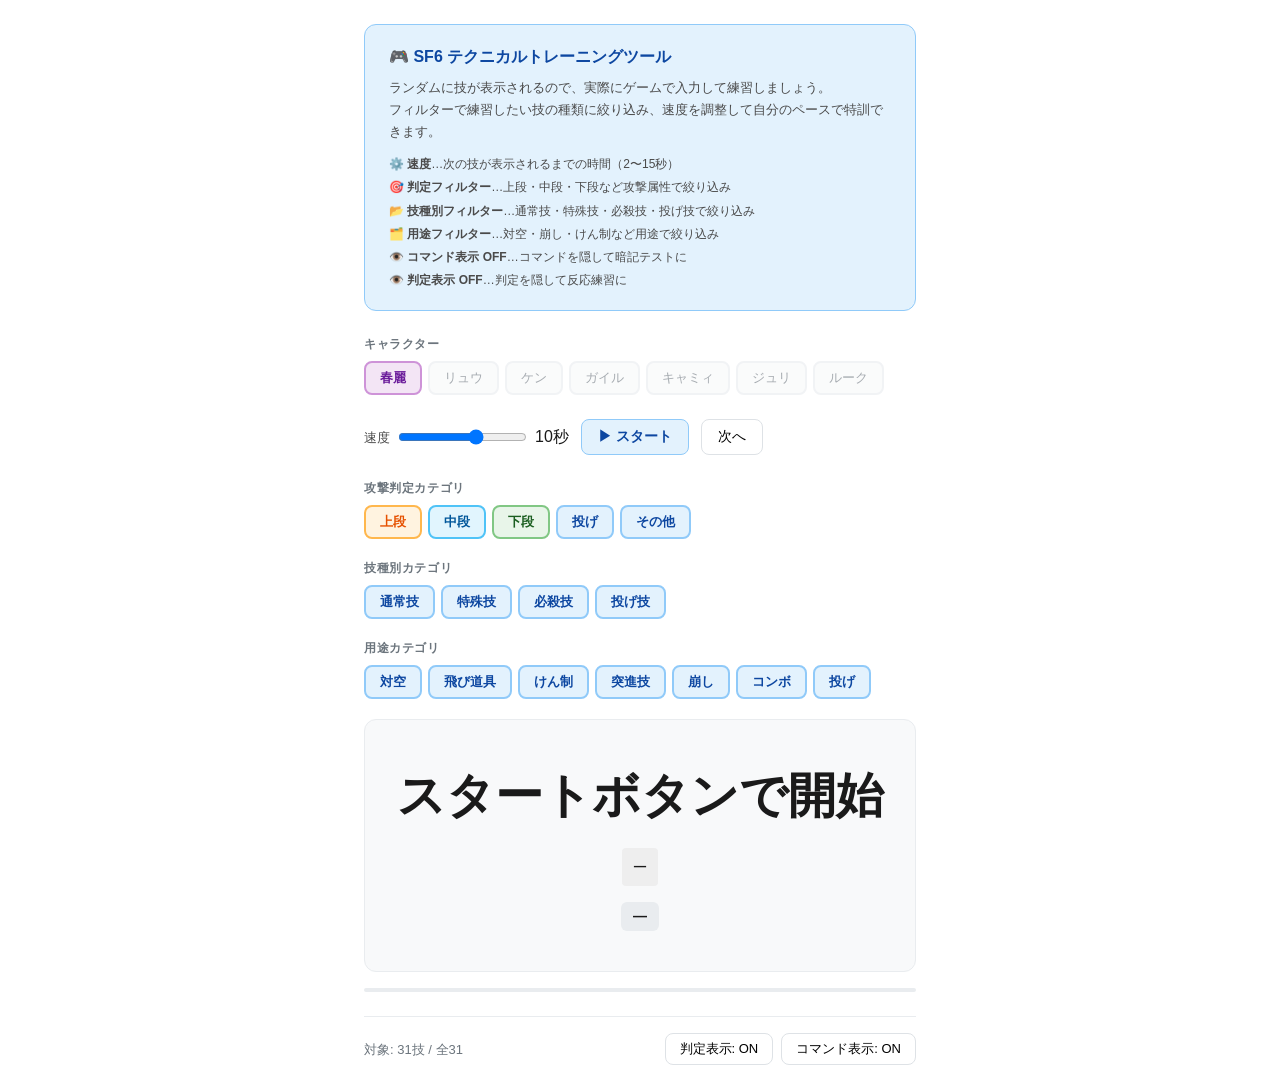
<file: sf6_training.html>
<!DOCTYPE html>
<html lang="ja">
<head>
<meta charset="UTF-8">
<title>ストリートファイター6 トレーニングツール v8.0</title>

<style>
:root{
 --color-background-primary:#ffffff;
 --color-background-secondary:#f8f9fa;
 --color-background-info:#e3f2fd;
 --color-text-primary:#1a1a1a;
 --color-text-secondary:#4a4a4a;
 --color-text-tertiary:#6c757d;
 --color-text-info:#0d47a1;
 --color-border-secondary:#dee2e6;
 --color-border-tertiary:#e9ecef;
 --color-border-info:#90caf9;
 --border-radius-md:8px;
 --border-radius-lg:12px;
 --font-sans:-apple-system,BlinkMacSystemFont,"Segoe UI",Roboto,"Helvetica Neue",Arial,sans-serif;
 --font-mono:"SFMono-Regular",Consolas,"Liberation Mono",Menlo,monospace;
}

*{box-sizing:border-box;margin:0;padding:0}

body{
 background:var(--color-background-primary);
 color:var(--color-text-primary);
 line-height:1.5;
}

.wrapper{
 max-width:600px;
 margin:0 auto;
 padding:1.5rem;
 font-family:var(--font-sans);
}

.description{
 background:var(--color-background-info);
 border:1px solid var(--color-border-info);
 border-radius:var(--border-radius-lg);
 padding:1.25rem 1.5rem;
 margin-bottom:1.5rem;
}

.desc-title{
 font-size:16px;
 font-weight:700;
 color:var(--color-text-info);
 margin-bottom:8px;
}

.description > p{
 font-size:13px;
 color:var(--color-text-secondary);
 margin-bottom:12px;
 line-height:1.7;
}

.desc-tips{
 display:flex;
 flex-direction:column;
 gap:4px;
}

.desc-tip{
 font-size:12px;
 color:var(--color-text-secondary);
 line-height:1.6;
}

/* キャラ選択 */
.char-section{margin-bottom:1.5rem}

.char-label{
 font-size:12px;
 font-weight:700;
 letter-spacing:0.05em;
 color:var(--color-text-tertiary);
 margin-bottom:8px;
}

.char-filter{
 display:flex;
 flex-wrap:wrap;
 gap:6px;
}

.char-btn{
 font-size:13px;
 padding:6px 14px;
 border-radius:var(--border-radius-md);
 cursor:pointer;
 border:2px solid var(--color-border-tertiary);
 background:var(--color-background-secondary);
 color:var(--color-text-tertiary);
 opacity:.6;
}

.char-btn.active{
 border-color:#ce93d8;
 background:#f3e5f5;
 color:#6a1b9a;
 opacity:1;
 font-weight:700;
}

.controls{
 display:flex;
 flex-wrap:wrap;
 gap:12px;
 align-items:center;
 margin-bottom:1.5rem;
}

.ctrl-group{
 display:flex;
 align-items:center;
 gap:8px;
}

.ctrl-group label{
 font-size:13px;
 color:var(--color-text-secondary);
}

.speed-val{
 font-size:13px;
 font-weight:500;
 min-width:36px;
}

.btn{
 font-size:14px;
 padding:8px 16px;
 border-radius:var(--border-radius-md);
 cursor:pointer;
 border:0.5px solid var(--color-border-secondary);
 background:transparent;
}

.btn.primary{
 background:var(--color-background-info);
 color:var(--color-text-info);
 border-color:var(--color-border-info);
 font-weight:600;
}

.cat-section{margin-bottom:1.25rem}

.cat-label{
 font-size:12px;
 font-weight:700;
 letter-spacing:0.05em;
 color:var(--color-text-tertiary);
 margin-bottom:8px;
}

.cat-filter{
 display:flex;
 flex-wrap:wrap;
 gap:6px;
}

.cat-wrap{
 position:relative;
}

.cat-btn{
 font-size:13px;
 padding:6px 14px;
 border-radius:var(--border-radius-md);
 cursor:pointer;
 border:2px solid var(--color-border-tertiary);
 background:var(--color-background-secondary);
 color:var(--color-text-tertiary);
 opacity:.6;
}

.cat-btn.active{
 border-color:var(--color-border-info);
 background:var(--color-background-info);
 color:var(--color-text-info);
 opacity:1;
 font-weight:600;
}

.cat-btn.hit-high.active{border-color:#ffb74d;background:#fff3e0;color:#e65100}
.cat-btn.hit-mid.active{border-color:#4fc3f7;background:#e1f5fe;color:#01579b}
.cat-btn.hit-low.active{border-color:#81c784;background:#e8f5e9;color:#1b5e20}

.popup{
 display:none;
 position:absolute;
 top:calc(100% + 6px);
 left:0;
 z-index:100;
 background:#fff;
 border:1px solid var(--color-border-secondary);
 border-radius:var(--border-radius-lg);
 padding:12px;
 min-width:240px;
 box-shadow:0 4px 12px rgba(0,0,0,0.1);
}

.cat-wrap:hover .popup{display:block}

.popup-title{
 font-size:11px;
 font-weight:700;
 color:var(--color-text-tertiary);
 margin-bottom:8px;
 border-bottom:1px solid var(--color-border-tertiary);
 padding-bottom:4px;
}

.popup-move{
 display:flex;
 justify-content:space-between;
 gap:12px;
 padding:4px 0;
 border-bottom:0.5px solid var(--color-border-tertiary);
}

.popup-move:last-child{border-bottom:none}

.popup-move-name{font-size:12px}
.popup-move-cmd{font-size:11px;font-family:var(--font-mono)}

.stage{
 background:var(--color-background-secondary);
 border:1px solid var(--color-border-tertiary);
 border-radius:var(--border-radius-lg);
 padding:2.5rem 1.5rem;
 text-align:center;
 min-height:200px;
 display:flex;
 flex-direction:column;
 align-items:center;
 justify-content:center;
 gap:1rem;
 margin-bottom:1rem;
}

.move-name{font-size:48px;font-weight:700}

.move-cmd{
 font-size:20px;
 font-family:var(--font-mono);
 background:#eee;
 padding:4px 12px;
 border-radius:4px;
}

.move-cmd.hidden{opacity:0}

.move-hit{
 font-size:14px;
 font-weight:700;
 padding:4px 12px;
 border-radius:6px;
 background:var(--color-border-tertiary);
}

.move-hit.high{background:#fff3e0;color:#e65100}
.move-hit.mid{background:#e1f5fe;color:#01579b}
.move-hit.low{background:#e8f5e9;color:#1b5e20}
.move-hit.throw{background:#f3e5f5;color:#6a1b9a}

.move-hit.hidden{opacity:0}

.progress-bar{
 width:100%;
 height:4px;
 background:var(--color-border-tertiary);
 border-radius:2px;
 overflow:hidden;
 margin-bottom:1.5rem;
}

.progress-fill{
 height:100%;
 width:0%;
 background:#2196f3;
 transition:width linear;
}

.bottom-row{
 display:flex;
 justify-content:space-between;
 align-items:center;
 flex-wrap:wrap;
 gap:8px;
 border-top:1px solid var(--color-border-tertiary);
 padding-top:1rem;
}

.status{
 font-size:13px;
 color:var(--color-text-tertiary);
}

.toggles{
 display:flex;
 gap:8px;
}

.toggle-btn{
 font-size:13px;
 padding:6px 14px;
 border-radius:var(--border-radius-md);
 border:1px solid var(--color-border-secondary);
 cursor:pointer;
 background:transparent;
}
</style>
</head>

<body>
<div class="wrapper">

<!-- 説明 -->
<div class="description">
 <div class="desc-title">🎮 SF6 テクニカルトレーニングツール</div>
 <p>ランダムに技が表示されるので、実際にゲームで入力して練習しましょう。<br>
 フィルターで練習したい技の種類に絞り込み、速度を調整して自分のペースで特訓できます。</p>
 <div class="desc-tips">
  <div class="desc-tip">⚙️ <strong>速度</strong>…次の技が表示されるまでの時間（2〜15秒）</div>
  <div class="desc-tip">🎯 <strong>判定フィルター</strong>…上段・中段・下段など攻撃属性で絞り込み</div>
  <div class="desc-tip">📂 <strong>技種別フィルター</strong>…通常技・特殊技・必殺技・投げ技で絞り込み</div>
  <div class="desc-tip">🗂️ <strong>用途フィルター</strong>…対空・崩し・けん制など用途で絞り込み</div>
  <div class="desc-tip">👁️ <strong>コマンド表示 OFF</strong>…コマンドを隠して暗記テストに</div>
  <div class="desc-tip">👁️ <strong>判定表示 OFF</strong>…判定を隠して反応練習に</div>
 </div>
</div>

<!-- キャラ選択 -->
<div class="char-section">
 <div class="char-label">キャラクター</div>
 <div class="char-filter" id="charFilter"></div>
</div>

<!-- 速度・操作 -->
<div class="controls">
 <div class="ctrl-group">
  <label>速度</label>
  <input type="range" id="speed" min="2" max="15" value="10">
  <span id="speed-val">10秒</span>
 </div>
 <button class="btn primary" id="startBtn" onclick="toggleRun()">▶ スタート</button>
 <button class="btn" onclick="nextMove()">次へ</button>
</div>

<!-- フィルター -->
<div class="cat-section">
 <div class="cat-label">攻撃判定カテゴリ</div>
 <div class="cat-filter" id="hitFilter"></div>
</div>

<div class="cat-section">
 <div class="cat-label">技種別カテゴリ</div>
 <div class="cat-filter" id="catFilter"></div>
</div>

<div class="cat-section">
 <div class="cat-label">用途カテゴリ</div>
 <div class="cat-filter" id="roleFilter"></div>
</div>

<!-- ステージ -->
<div class="stage">
 <div id="moveName" class="move-name">スタートボタンで開始</div>
 <div id="moveCmd" class="move-cmd">—</div>
 <div id="moveHit" class="move-hit">—</div>
</div>

<div class="progress-bar"><div id="progFill" class="progress-fill"></div></div>

<div class="bottom-row">
 <div id="status" class="status"></div>
 <div class="toggles">
  <button class="toggle-btn" id="hitToggle" onclick="toggleHit()">判定表示: ON</button>
  <button class="toggle-btn" id="cmdToggle" onclick="toggleCmd()">コマンド表示: ON</button>
 </div>
</div>

</div>

<script>

// ===== キャラクターデータ =====
// h: 上/中/下/投  cat: 通常技/特殊技/必殺技/投げ技  r: 用途

const CHAR_DATA = {

"春麗": [
 {n:"小P（LP）",c:"LP",cat:"通常技",h:"上",r:"コンボ"},
 {n:"中P（MP）",c:"MP",cat:"通常技",h:"上",r:"コンボ"},
 {n:"大P（HP）",c:"HP",cat:"通常技",h:"上",r:"対空"},
 {n:"小K（LK）",c:"LK",cat:"通常技",h:"上",r:"コンボ"},
 {n:"中K（MK）",c:"MK",cat:"通常技",h:"上",r:"けん制"},
 {n:"大K（HK）",c:"HK",cat:"通常技",h:"上",r:"けん制"},
 {n:"屈小P",c:"↓ + LP",cat:"通常技",h:"上",r:"コンボ"},
 {n:"屈中P",c:"↓ + MP",cat:"通常技",h:"上",r:"コンボ"},
 {n:"屈大P",c:"↓ + HP",cat:"通常技",h:"上",r:"対空"},
 {n:"屈小K",c:"↓ + LK",cat:"通常技",h:"下",r:"コンボ"},
 {n:"屈中K",c:"↓ + MK",cat:"通常技",h:"下",r:"けん制"},
 {n:"屈大K",c:"↓ + HK",cat:"通常技",h:"下",r:"崩し"},
 {n:"追突拳",c:"→ + MP",cat:"特殊技",h:"上",r:"けん制"},
 {n:"発勁",c:"← + HP",cat:"特殊技",h:"上",r:"コンボ"},
 {n:"水蓮掌",c:"↘ + HP",cat:"特殊技",h:"中",r:"崩し"},
 {n:"翼旋脚",c:"→ + HK",cat:"特殊技",h:"上",r:"けん制"},
 {n:"鶴脚落",c:"↙ + HK",cat:"特殊技",h:"中",r:"崩し"},
 {n:"蘭華",c:"行雲流水中 + LP",cat:"特殊技",h:"上",r:"コンボ"},
 {n:"這蛇突",c:"行雲流水中 + MP",cat:"特殊技",h:"下",r:"崩し"},
 {n:"蓮掌",c:"行雲流水中 + HP",cat:"特殊技",h:"中",r:"崩し"},
 {n:"前突",c:"行雲流水中 + LK",cat:"特殊技",h:"下",r:"崩し"},
 {n:"仙風",c:"行雲流水中 + MK",cat:"特殊技",h:"下",r:"けん制"},
 {n:"天空脚",c:"行雲流水中 + HK",cat:"特殊技",h:"上",r:"コンボ"},
 {n:"気功拳",c:"←溜め→ + P",cat:"必殺技",h:"上",r:"飛び道具"},
 {n:"百裂脚",c:"↓↘→ + K",cat:"必殺技",h:"上",r:"コンボ"},
 {n:"空中百裂脚",c:"空中↓↘→ + K",cat:"必殺技",h:"上",r:"突進技"},
 {n:"スピニングバードキック",c:"↓溜め↑ + K",cat:"必殺技",h:"上",r:"突進技"},
 {n:"覇山蹴",c:"↓↙← + K",cat:"必殺技",h:"中",r:"突進技"},
 {n:"天昇脚",c:"↓↓ + K",cat:"必殺技",h:"上",r:"対空"},
 {n:"虎襲倒",c:"LP + LK",cat:"投げ技",h:"投",r:"投げ"},
 {n:"太極扇",c:"空中LP + LK",cat:"投げ技",h:"投",r:"投げ"},
],

"リュウ": [
 {n:"小P（LP）",c:"LP",cat:"通常技",h:"上",r:"コンボ"},
 {n:"中P（MP）",c:"MP",cat:"通常技",h:"上",r:"コンボ"},
 {n:"大P（HP）",c:"HP",cat:"通常技",h:"上",r:"けん制"},
 {n:"小K（LK）",c:"LK",cat:"通常技",h:"上",r:"コンボ"},
 {n:"中K（MK）",c:"MK",cat:"通常技",h:"上",r:"けん制"},
 {n:"大K（HK）",c:"HK",cat:"通常技",h:"上",r:"けん制"},
 {n:"屈小P",c:"↓ + LP",cat:"通常技",h:"上",r:"コンボ"},
 {n:"屈中P",c:"↓ + MP",cat:"通常技",h:"上",r:"コンボ"},
 {n:"屈大P",c:"↓ + HP",cat:"通常技",h:"上",r:"対空"},
 {n:"屈小K",c:"↓ + LK",cat:"通常技",h:"下",r:"コンボ"},
 {n:"屈中K",c:"↓ + MK",cat:"通常技",h:"下",r:"けん制"},
 {n:"屈大K",c:"↓ + HK",cat:"通常技",h:"下",r:"崩し"},
 {n:"鎖骨割り",c:"→ + MP",cat:"特殊技",h:"上",r:"コンボ"},
 {n:"太刀割り",c:"↓ + MK (立ち時)",cat:"特殊技",h:"中",r:"崩し"},
 {n:"波動拳",c:"↓↘→ + P",cat:"必殺技",h:"上",r:"飛び道具"},
 {n:"昇龍拳",c:"→↓↘ + P",cat:"必殺技",h:"上",r:"対空"},
 {n:"竜巻旋風脚",c:"↓↙← + K",cat:"必殺技",h:"上",r:"突進技"},
 {n:"大足払い（必殺）",c:"↓↙← + HK",cat:"必殺技",h:"下",r:"崩し"},
 {n:"柔道投げ",c:"LP + LK",cat:"投げ技",h:"投",r:"投げ"},
 {n:"巴投げ",c:"← + LP + LK",cat:"投げ技",h:"投",r:"投げ"},
],

"ケン": [
 {n:"小P（LP）",c:"LP",cat:"通常技",h:"上",r:"コンボ"},
 {n:"中P（MP）",c:"MP",cat:"通常技",h:"上",r:"コンボ"},
 {n:"大P（HP）",c:"HP",cat:"通常技",h:"上",r:"けん制"},
 {n:"小K（LK）",c:"LK",cat:"通常技",h:"上",r:"コンボ"},
 {n:"中K（MK）",c:"MK",cat:"通常技",h:"上",r:"けん制"},
 {n:"大K（HK）",c:"HK",cat:"通常技",h:"上",r:"けん制"},
 {n:"屈小P",c:"↓ + LP",cat:"通常技",h:"上",r:"コンボ"},
 {n:"屈中P",c:"↓ + MP",cat:"通常技",h:"上",r:"コンボ"},
 {n:"屈大P",c:"↓ + HP",cat:"通常技",h:"上",r:"対空"},
 {n:"屈小K",c:"↓ + LK",cat:"通常技",h:"下",r:"コンボ"},
 {n:"屈中K",c:"↓ + MK",cat:"通常技",h:"下",r:"けん制"},
 {n:"屈大K",c:"↓ + HK",cat:"通常技",h:"下",r:"崩し"},
 {n:"斬空拳",c:"→ + MP",cat:"特殊技",h:"上",r:"コンボ"},
 {n:"ジャンピングニー",c:"→ + MK",cat:"特殊技",h:"中",r:"崩し"},
 {n:"波動拳",c:"↓↘→ + P",cat:"必殺技",h:"上",r:"飛び道具"},
 {n:"昇龍拳",c:"→↓↘ + P",cat:"必殺技",h:"上",r:"対空"},
 {n:"竜巻旋風脚",c:"↓↙← + K",cat:"必殺技",h:"上",r:"突進技"},
 {n:"疾風迅雷脚",c:"↓↘→ + K",cat:"必殺技",h:"上",r:"突進技"},
 {n:"一本背負い",c:"LP + LK",cat:"投げ技",h:"投",r:"投げ"},
 {n:"巴投げ",c:"← + LP + LK",cat:"投げ技",h:"投",r:"投げ"},
],

"ガイル": [
 {n:"小P（LP）",c:"LP",cat:"通常技",h:"上",r:"コンボ"},
 {n:"中P（MP）",c:"MP",cat:"通常技",h:"上",r:"コンボ"},
 {n:"大P（HP）",c:"HP",cat:"通常技",h:"上",r:"けん制"},
 {n:"小K（LK）",c:"LK",cat:"通常技",h:"上",r:"コンボ"},
 {n:"中K（MK）",c:"MK",cat:"通常技",h:"上",r:"けん制"},
 {n:"大K（HK）",c:"HK",cat:"通常技",h:"上",r:"けん制"},
 {n:"屈小P",c:"↓ + LP",cat:"通常技",h:"上",r:"コンボ"},
 {n:"屈中P",c:"↓ + MP",cat:"通常技",h:"上",r:"コンボ"},
 {n:"屈大P",c:"↓ + HP",cat:"通常技",h:"上",r:"対空"},
 {n:"屈小K",c:"↓ + LK",cat:"通常技",h:"下",r:"コンボ"},
 {n:"屈中K",c:"↓ + MK",cat:"通常技",h:"下",r:"けん制"},
 {n:"屈大K",c:"↓ + HK",cat:"通常技",h:"下",r:"崩し"},
 {n:"ニーバズーカ",c:"→ + MK",cat:"特殊技",h:"中",r:"崩し"},
 {n:"ミリタリーターン",c:"← + HK",cat:"特殊技",h:"上",r:"コンボ"},
 {n:"ソニックブーム",c:"←溜め→ + P",cat:"必殺技",h:"上",r:"飛び道具"},
 {n:"サマーソルトキック",c:"↓溜め↑ + K",cat:"必殺技",h:"上",r:"対空"},
 {n:"スピンナックル",c:"←溜め→ + P (空中)",cat:"必殺技",h:"上",r:"突進技"},
 {n:"フラッシュキック（地上）",c:"↓溜め↑ + K (地上)",cat:"必殺技",h:"上",r:"けん制"},
 {n:"サプレックス",c:"LP + LK",cat:"投げ技",h:"投",r:"投げ"},
 {n:"ジャーマン",c:"← + LP + LK",cat:"投げ技",h:"投",r:"投げ"},
],

"キャミィ": [
 {n:"小P（LP）",c:"LP",cat:"通常技",h:"上",r:"コンボ"},
 {n:"中P（MP）",c:"MP",cat:"通常技",h:"上",r:"コンボ"},
 {n:"大P（HP）",c:"HP",cat:"通常技",h:"上",r:"けん制"},
 {n:"小K（LK）",c:"LK",cat:"通常技",h:"上",r:"コンボ"},
 {n:"中K（MK）",c:"MK",cat:"通常技",h:"上",r:"けん制"},
 {n:"大K（HK）",c:"HK",cat:"通常技",h:"上",r:"けん制"},
 {n:"屈小P",c:"↓ + LP",cat:"通常技",h:"上",r:"コンボ"},
 {n:"屈中P",c:"↓ + MP",cat:"通常技",h:"上",r:"コンボ"},
 {n:"屈大P",c:"↓ + HP",cat:"通常技",h:"上",r:"対空"},
 {n:"屈小K",c:"↓ + LK",cat:"通常技",h:"下",r:"コンボ"},
 {n:"屈中K",c:"↓ + MK",cat:"通常技",h:"下",r:"けん制"},
 {n:"屈大K",c:"↓ + HK",cat:"通常技",h:"下",r:"崩し"},
 {n:"フランケンシュタイナー",c:"→ + MK",cat:"特殊技",h:"中",r:"崩し"},
 {n:"バックナックル",c:"→ + HP",cat:"特殊技",h:"上",r:"コンボ"},
 {n:"スパイラルアロー",c:"↓↘→ + K",cat:"必殺技",h:"下",r:"突進技"},
 {n:"キャノンスパイク",c:"→↓↘ + K",cat:"必殺技",h:"上",r:"対空"},
 {n:"クイックスピンナックル",c:"↓↙← + K",cat:"必殺技",h:"上",r:"突進技"},
 {n:"ハムストリング",c:"LP + LK",cat:"投げ技",h:"投",r:"投げ"},
 {n:"キャノンストライク（空中）",c:"空中↓↘→ + K",cat:"必殺技",h:"上",r:"突進技"},
],

"ジュリ": [
 {n:"小P（LP）",c:"LP",cat:"通常技",h:"上",r:"コンボ"},
 {n:"中P（MP）",c:"MP",cat:"通常技",h:"上",r:"コンボ"},
 {n:"大P（HP）",c:"HP",cat:"通常技",h:"上",r:"けん制"},
 {n:"小K（LK）",c:"LK",cat:"通常技",h:"上",r:"コンボ"},
 {n:"中K（MK）",c:"MK",cat:"通常技",h:"上",r:"けん制"},
 {n:"大K（HK）",c:"HK",cat:"通常技",h:"上",r:"けん制"},
 {n:"屈小P",c:"↓ + LP",cat:"通常技",h:"上",r:"コンボ"},
 {n:"屈中P",c:"↓ + MP",cat:"通常技",h:"上",r:"コンボ"},
 {n:"屈大P",c:"↓ + HP",cat:"通常技",h:"上",r:"対空"},
 {n:"屈小K",c:"↓ + LK",cat:"通常技",h:"下",r:"コンボ"},
 {n:"屈中K",c:"↓ + MK",cat:"通常技",h:"下",r:"けん制"},
 {n:"屈大K",c:"↓ + HK",cat:"通常技",h:"下",r:"崩し"},
 {n:"カウンターショット",c:"→ + MP",cat:"特殊技",h:"上",r:"コンボ"},
 {n:"エアウォーク",c:"↘ + HK",cat:"特殊技",h:"中",r:"崩し"},
 {n:"風水エンジン（貯め）",c:"↓↘→ + K",cat:"必殺技",h:"上",r:"コンボ"},
 {n:"扇刃蹴",c:"↓↙← + K",cat:"必殺技",h:"上",r:"突進技"},
 {n:"天穿蹴",c:"↓↓ + K",cat:"必殺技",h:"上",r:"対空"},
 {n:"螺旋蹴",c:"↓↙← + P",cat:"必殺技",h:"上",r:"突進技"},
 {n:"ロールスロー",c:"LP + LK",cat:"投げ技",h:"投",r:"投げ"},
],

"ルーク": [
 {n:"小P（LP）",c:"LP",cat:"通常技",h:"上",r:"コンボ"},
 {n:"中P（MP）",c:"MP",cat:"通常技",h:"上",r:"コンボ"},
 {n:"大P（HP）",c:"HP",cat:"通常技",h:"上",r:"けん制"},
 {n:"小K（LK）",c:"LK",cat:"通常技",h:"上",r:"コンボ"},
 {n:"中K（MK）",c:"MK",cat:"通常技",h:"上",r:"けん制"},
 {n:"大K（HK）",c:"HK",cat:"通常技",h:"上",r:"けん制"},
 {n:"屈小P",c:"↓ + LP",cat:"通常技",h:"上",r:"コンボ"},
 {n:"屈中P",c:"↓ + MP",cat:"通常技",h:"上",r:"コンボ"},
 {n:"屈大P",c:"↓ + HP",cat:"通常技",h:"上",r:"対空"},
 {n:"屈小K",c:"↓ + LK",cat:"通常技",h:"下",r:"コンボ"},
 {n:"屈中K",c:"↓ + MK",cat:"通常技",h:"下",r:"けん制"},
 {n:"屈大K",c:"↓ + HK",cat:"通常技",h:"下",r:"崩し"},
 {n:"オーバーハンド",c:"→ + MP",cat:"特殊技",h:"上",r:"コンボ"},
 {n:"アッパーカット",c:"↘ + HP",cat:"特殊技",h:"上",r:"コンボ"},
 {n:"エクスプロージョン",c:"↓↙← + P",cat:"必殺技",h:"中",r:"崩し"},
 {n:"サンドブラスト",c:"↓↘→ + P",cat:"必殺技",h:"上",r:"飛び道具"},
 {n:"フラッシュナックル",c:"↓↘→ + P (溜め)",cat:"必殺技",h:"上",r:"突進技"},
 {n:"ライジングアッパー",c:"→↓↘ + P",cat:"必殺技",h:"上",r:"対空"},
 {n:"サプレックス",c:"LP + LK",cat:"投げ技",h:"投",r:"投げ"},
],

};

// ===== 判定の表示名マッピング =====
const HIT_LABEL = {"上":"上段","中":"中段","下":"下段","投":"投げ","他":"その他"};
const HIT_CLASS = {"上":"high","中":"mid","下":"low","投":"throw","他":""};

const CHARS = Object.keys(CHAR_DATA);
const HITS  = ["上","中","下","投","他"];
const ROLES = ["対空","飛び道具","けん制","突進技","崩し","コンボ","投げ"];

let selectedChar = CHARS[0];
let activeCats   = new Set();
let activeHits   = new Set(HITS);
let activeRoles  = new Set(ROLES);
let running = false;
let timer   = null;
let showCmd = true;
let showHit = true;

function getCurrentMoves(){
 return CHAR_DATA[selectedChar] || [];
}

function getCats(){
 return [...new Set(getCurrentMoves().map(m=>m.cat))];
}

// ===== キャラ選択ボタン =====
const charFilter = document.getElementById("charFilter");

CHARS.forEach(char=>{
 const btn = document.createElement("button");
 btn.className = "char-btn" + (char===selectedChar?" active":"");
 btn.textContent = char;
 btn.onclick = ()=>{
  selectedChar = char;
  document.querySelectorAll(".char-btn").forEach(b=>b.classList.remove("active"));
  btn.classList.add("active");
  rebuildFilters();
  updateStatus();
  if(running){ clearInterval(timer); timer=setInterval(nextMove,getSpeed()); nextMove(); }
 };
 charFilter.appendChild(btn);
});

// ===== 判定フィルター =====
const hitFilter = document.getElementById("hitFilter");

HITS.forEach(h=>{
 const wrap = document.createElement("div");
 wrap.className = "cat-wrap";

 const btn = document.createElement("button");
 btn.className = "cat-btn active";
 if(h==="上") btn.classList.add("hit-high");
 if(h==="中") btn.classList.add("hit-mid");
 if(h==="下") btn.classList.add("hit-low");
 btn.textContent = HIT_LABEL[h];

 btn.onclick=()=>{
  if(activeHits.has(h)){
   if(activeHits.size<=1)return;
   activeHits.delete(h); btn.classList.remove("active");
  }else{
   activeHits.add(h); btn.classList.add("active");
  }
  updateStatus();
 };

 const popup = document.createElement("div");
 popup.className = "popup";
 const title = document.createElement("div");
 title.className = "popup-title";
 title.textContent = `${HIT_LABEL[h]} 一覧`;
 popup.appendChild(title);
 // リストはキャラ変更時に更新
 popup.dataset.hit = h;

 wrap.appendChild(btn);
 wrap.appendChild(popup);
 hitFilter.appendChild(wrap);
});

// ===== 技種別フィルター =====
const catFilter = document.getElementById("catFilter");

function rebuildCatFilter(){
 catFilter.innerHTML = "";
 const cats = getCats();
 activeCats = new Set(cats);

 cats.forEach(cat=>{
  const wrap = document.createElement("div");
  wrap.className = "cat-wrap";

  const btn = document.createElement("button");
  btn.className = "cat-btn active";
  btn.textContent = cat;

  btn.onclick=()=>{
   if(activeCats.has(cat)){
    if(activeCats.size<=1)return;
    activeCats.delete(cat); btn.classList.remove("active");
   }else{
    activeCats.add(cat); btn.classList.add("active");
   }
   updateStatus();
  };

  const popup = document.createElement("div");
  popup.className = "popup";
  const title = document.createElement("div");
  title.className = "popup-title";
  title.textContent = `${cat} 一覧 (${getCurrentMoves().filter(m=>m.cat===cat).length})`;
  popup.appendChild(title);
  getCurrentMoves().filter(m=>m.cat===cat).forEach(m=>{
   const row = document.createElement("div");
   row.className = "popup-move";
   row.innerHTML = `<span class="popup-move-name">${m.n}</span><span class="popup-move-cmd">${m.c}</span>`;
   popup.appendChild(row);
  });

  wrap.appendChild(btn);
  wrap.appendChild(popup);
  catFilter.appendChild(wrap);
 });
}

// ===== 用途フィルター =====
const roleFilter = document.getElementById("roleFilter");

ROLES.forEach(role=>{
 const wrap = document.createElement("div");
 wrap.className = "cat-wrap";

 const btn = document.createElement("button");
 btn.className = "cat-btn active";
 btn.textContent = role;

 btn.onclick=()=>{
  if(activeRoles.has(role)){
   if(activeRoles.size<=1)return;
   activeRoles.delete(role); btn.classList.remove("active");
  }else{
   activeRoles.add(role); btn.classList.add("active");
  }
  updateStatus();
 };

 const popup = document.createElement("div");
 popup.className = "popup";
 popup.dataset.role = role;
 const title = document.createElement("div");
 title.className = "popup-title";
 title.textContent = `${role} 一覧`;
 popup.appendChild(title);

 wrap.appendChild(btn);
 wrap.appendChild(popup);
 roleFilter.appendChild(wrap);
});

function rebuildFilters(){
 rebuildCatFilter();
 // 判定・用途ポップアップを更新
 document.querySelectorAll(".popup[data-hit]").forEach(popup=>{
  const h = popup.dataset.hit;
  while(popup.children.length>1) popup.removeChild(popup.lastChild);
  getCurrentMoves().filter(m=>m.h===h).forEach(m=>{
   const row = document.createElement("div");
   row.className = "popup-move";
   row.innerHTML = `<span class="popup-move-name">${m.n}</span><span class="popup-move-cmd">${m.c}</span>`;
   popup.appendChild(row);
  });
 });
 document.querySelectorAll(".popup[data-role]").forEach(popup=>{
  const role = popup.dataset.role;
  while(popup.children.length>1) popup.removeChild(popup.lastChild);
  getCurrentMoves().filter(m=>m.r===role).forEach(m=>{
   const row = document.createElement("div");
   row.className = "popup-move";
   row.innerHTML = `<span class="popup-move-name">${m.n}</span><span class="popup-move-cmd">${m.c}</span>`;
   popup.appendChild(row);
  });
 });
}

// ===== フィルタリング =====
function getFiltered(){
 return getCurrentMoves().filter(m=>
  activeCats.has(m.cat) && activeHits.has(m.h) && activeRoles.has(m.r)
 );
}

function updateStatus(){
 document.getElementById("status").textContent =
  `対象: ${getFiltered().length}技 / 全${getCurrentMoves().length}`;
}

// ===== 技表示 =====
function showMove(move){
 document.getElementById("moveName").textContent = move.n;

 const cmdEl = document.getElementById("moveCmd");
 cmdEl.textContent = move.c;
 cmdEl.className = "move-cmd" + (showCmd ? "" : " hidden");

 const hitEl = document.getElementById("moveHit");
 hitEl.textContent = HIT_LABEL[move.h] || move.h;
 hitEl.className = "move-hit " + (HIT_CLASS[move.h]||"") + (showHit ? "" : " hidden");
}

function nextMove(){
 const list = getFiltered();
 if(!list.length) return;
 showMove(list[Math.floor(Math.random()*list.length)]);
}

// ===== 速度・操作 =====
function getSpeed(){
 return document.getElementById("speed").value * 1000;
}

function toggleRun(){
 running = !running;
 const btn = document.getElementById("startBtn");
 if(running){
  btn.textContent = "⏹ ストップ";
  nextMove();
  timer = setInterval(nextMove, getSpeed());
 }else{
  btn.textContent = "▶ スタート";
  clearInterval(timer);
 }
}

function toggleCmd(){
 showCmd = !showCmd;
 const el = document.getElementById("moveCmd");
 el.className = "move-cmd" + (showCmd ? "" : " hidden");
 document.getElementById("cmdToggle").textContent = "コマンド表示: " + (showCmd?"ON":"OFF");
}

function toggleHit(){
 showHit = !showHit;
 const el = document.getElementById("moveHit");
 const cur = el.className.replace(" hidden","");
 el.className = cur + (showHit ? "" : " hidden");
 document.getElementById("hitToggle").textContent = "判定表示: " + (showHit?"ON":"OFF");
}

document.getElementById("speed").addEventListener("input",function(){
 document.getElementById("speed-val").textContent = this.value + "秒";
 if(running){ clearInterval(timer); timer = setInterval(nextMove, getSpeed()); }
});

// ===== 初期化 =====
rebuildFilters();
updateStatus();

</script>
</body>
</html>
</file>
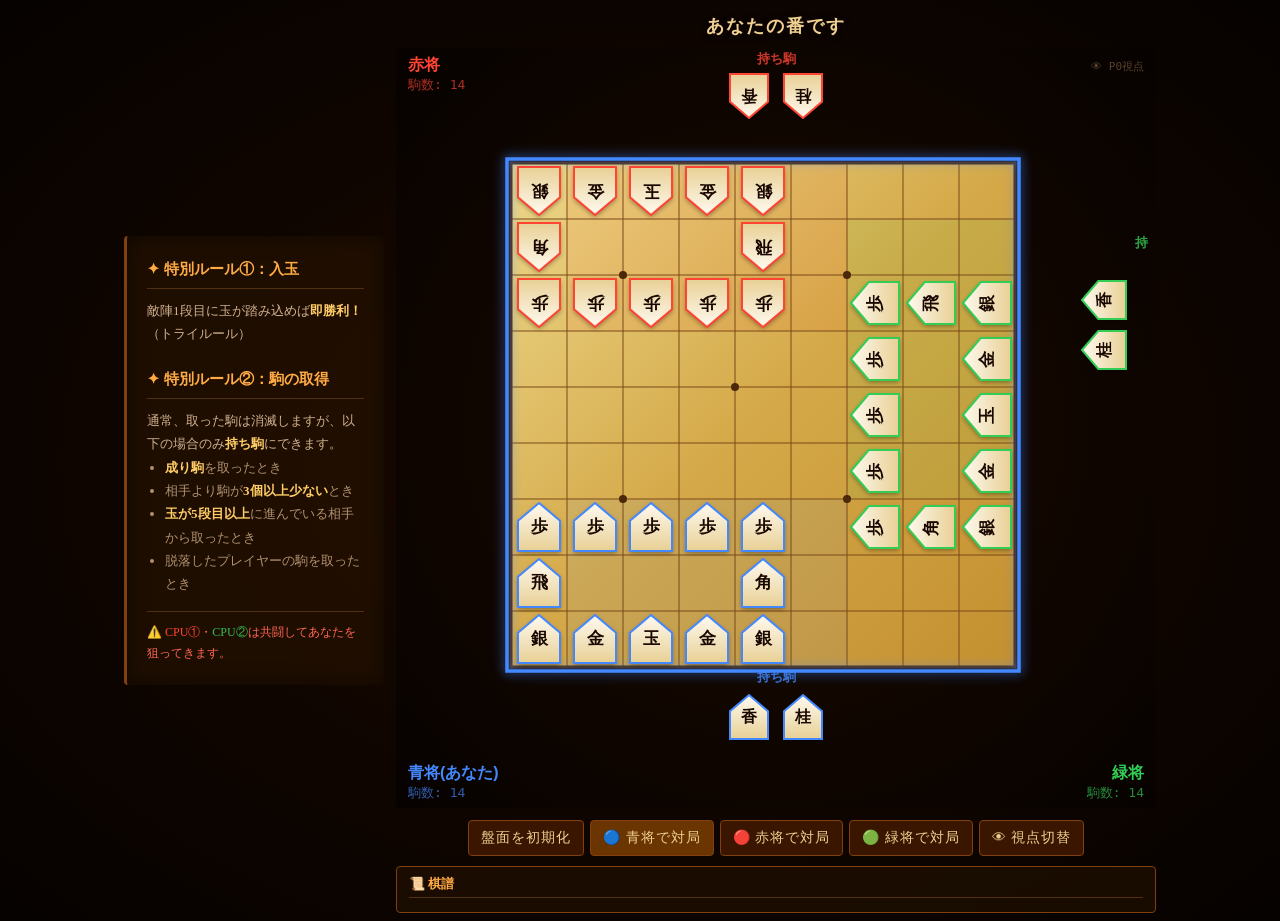
<file: shogi.html>
<!DOCTYPE html>
<html lang="ja">
<head>
<meta charset="UTF-8">
<meta name="viewport" content="width=device-width, initial-scale=1.0">
<title>三人将棋</title>
<style>
/* --- 既存のスタイルを一部修正・追加 --- */
* { margin:0; padding:0; box-sizing:border-box; }
body {
  background: radial-gradient(ellipse at center, #1a0900 0%, #060200 100%);
  display: flex; 
  flex-direction: row; /* 横並びに変更 */
  align-items: center; 
  justify-content: center;
  min-height: 100vh; 
  user-select: none;
  font-family: 'Hiragino Mincho Pro', 'Yu Mincho', 'MS Mincho', serif;
  padding: 8px;
  gap: 12px;
}

/* 盤面中央エリア */
#game-container {
  display: flex;
  flex-direction: column;
  align-items: center;
  min-width: 0;
  width: 100%;
  max-width: 760px;
}

#info {
  color: #f0d090; font-size: 18px; margin: 6px 0;
  letter-spacing: 2px; height: 28px; text-shadow: 0 1px 6px #0008;
  font-weight: bold;
}

#canvas-wrap { width: 100%; }
canvas { display: block; cursor: pointer; border-radius: 4px; width: 100%; height: auto; }

#btnRow { margin-top: 12px; display: flex; gap: 6px; flex-wrap: wrap; justify-content: center; }
button {
  padding: 8px 12px; background: #3a1500; color: #f0d090;
  border: 1px solid #804010; font-size: 14px; cursor: pointer;
  border-radius: 4px; letter-spacing: 1px; font-family: inherit;
  transition: 0.2s;
}
button:hover { background: #5a2800; box-shadow: 0 0 10px rgba(128,64,16,0.5); }

/* --- ルール説明エリア（左側に配置） --- */
#rules {
  color: #d0b090; 
  font-size: 13px; 
  text-align: left;
  line-height: 1.8; 
  width: 260px; /* 固定幅 */
  background: rgba(40, 20, 0, 0.6);
  padding: 20px;
  border-left: 3px solid #804010;
  border-radius: 4px;
  box-shadow: inset 0 0 20px rgba(0,0,0,0.5);
}

#rules h3 {
  color: #ffaa44;
  font-size: 15px;
  margin-bottom: 10px;
  border-bottom: 1px solid #503010;
  padding-bottom: 5px;
  display: flex;
  align-items: center;
  gap: 5px;
}

#rules ul {
  margin-left: 18px;
  margin-bottom: 10px;
  color: #b09070;
}

.highlight { color: #ffcc66; font-weight: bold; }
.warning { color: #ff6655; font-size: 12px; margin-top: 15px; border-top: 1px solid #503010; padding-top: 10px; }

/* 棋譜パネル（game-container内、ボタン下） */
#kifu-panel {
  margin-top: 10px;
  width: 100%;
  background: rgba(40,20,0,0.5);
  border: 1px solid #804010;
  border-radius: 4px;
  padding: 8px 12px;
}
#kifu-header {
  color: #ffaa44;
  font-size: 13px;
  font-weight: bold;
  margin-bottom: 6px;
  padding-bottom: 4px;
  border-bottom: 1px solid #503010;
}
#kifu-list {
  display: flex;
  flex-wrap: wrap;
  gap: 2px 8px;
  max-height: 120px;
  overflow-y: auto;
  font-family: 'Hiragino Mincho Pro','Yu Mincho',serif;
  font-size: 12px;
  line-height: 1.8;
}
#kifu-list div { white-space: nowrap; }
#kifu-list div.latest { font-weight: bold; background: rgba(255,200,50,0.15); border-radius: 2px; padding: 0 3px; }

/* スマホ等で縦に並べる対応 */
@media (max-width: 1100px) {
  body { flex-direction: column; }
  #rules { width: 100%; max-width: 760px; order: 2; box-sizing: border-box; }
}
</style>
</head>
<body>
  <div id="rules">
    <h3>✦ 特別ルール①：入玉</h3>
    <div>敵陣1段目に玉が踏み込めば<span class="highlight">即勝利！</span>（トライルール）</div>

    <h3 style="margin-top:20px;">✦ 特別ルール②：駒の取得</h3>
    <div>通常、取った駒は消滅しますが、以下の場合のみ<span class="highlight">持ち駒</span>にできます。</div>
    <ul>
      <li><span class="highlight">成り駒</span>を取ったとき</li>
      <li>相手より駒が<span class="highlight">3個以上少ない</span>とき</li>
      <li><span class="highlight">玉が5段目以上</span>に進んでいる相手から取ったとき</li>
      <li>脱落したプレイヤーの駒を取ったとき</li>
    </ul>

    <div class="warning">
      ⚠️ <span style="color:#ff4433">CPU①</span>・<span style="color:#33bb55">CPU②</span>は共闘してあなたを狙ってきます。
    </div>
  </div>


  <div id="game-container">
    <div id="info">先手（あなた）の番です</div>
    <div id="canvas-wrap"><canvas id="c"></canvas></div>
    <div id="btnRow">
      <button onclick="init()">盤面を初期化</button>
      <button id="hb0" onclick="setHumanPlayer(0)" style="background:#6a3500">🔵 青将で対局</button>
      <button id="hb1" onclick="setHumanPlayer(1)">🔴 赤将で対局</button>
      <button id="hb2" onclick="setHumanPlayer(2)">🟢 緑将で対局</button>
      <button onclick="setView(viewPlayer===2?0:viewPlayer+1)">👁 視点切替</button>
    </div>
    <div id="kifu-panel">
      <div id="kifu-header">📜 棋譜</div>
      <div id="kifu-list"></div>
    </div>
  </div>
<script>
// =====================================================================
// 三人将棋
// P0: 下→上 (forward = dr:-1, dc:0)
// P1: 上→下 (forward = dr:+1, dc:0)
// P2: 右→左 (forward = dr:0,  dc:-1)
// =====================================================================

const CS=56, BX=115, BY=115, CW=760, CH=760;
let canvas, ctx;


// ── AI チューニング定数 ──
const IS_MOBILE = /iPhone|iPad|iPod|Android/i.test(navigator.userAgent);
const AI_SEARCH_DEPTH    = IS_MOBILE ? 3 : 4;  // 深さ
const AI_MOVE_CANDIDATES = IS_MOBILE ? 6 : 7;  // 候補手数
const AI_CAP_BONUS_MULT  = 2;     // 取り手の評価ボーナス倍率
const AI_PROXIMITY_MULT  = 15;    // 王への駒接近ボーナス係数
const AI_ENTRY_MULT      = 50;    // 入玉距離ボーナス係数
const AI_ESCAPE_MULT     = 100;   // 王の逃げ場評価係数
const AI_HANG_PENALTY    = 1.0;   // タダ捨てペナルティ係数（駒価値×この値）
const AI_ELIM_PIECE_RATE = 0.5;   // 脱落駒の評価割合
const AI_HAND_BONUS_RATE = 1.1;   // 持ち駒の価値倍率
const AI_SCORE_TRYWIN    = 1800000;  // 勝利手スコア（CPU最大化）
const AI_SCORE_TRYLOSE   = -1500000; // 敗北手スコア（CPU最小化）
const AI_DELAY_MS        = 400;   // AI思考後の待機時間(ms)
const AI_SKIP_DELAY_MS   = 800;   // スキップ時の待機時間(ms)
const PV  ={FU:100,KY:300,KE:350,GIN:400,KIN:500,KAKU:800,HI:900,OU:99999};
const PVP ={FU:200,KY:200,KE:200,GIN:50,KAKU:500,HI:450};
const PC  ={FU:'歩',KY:'香',KE:'桂',GIN:'銀',KIN:'金',HI:'飛',KAKU:'角',OU:'玉'};
const PCP ={FU:'と',KY:'杏',KE:'今',GIN:'全',KAKU:'馬',HI:'龍'};
const PCOL=['#4488ff','#ff4433','#33cc55'];
const PNAME_BASE=['青将','赤将','緑将'];
const PNAME=PNAME_BASE.slice(); // humanPlayerに応じて動的更新
const DRAW_ANGLE=[0, Math.PI, -Math.PI/2]; // piece facing direction per owner

let board, hand, turn, gover, winner;
let selected, vmoves, selHand, promoQ, lastMove;
let eliminated;
let viewPlayer=0; // 0=P0視点, 1=P1視点, 2=P2視点
let humanPlayer=0; // 人間が操作するプレイヤー
let ENEMY=0;        // AIが敵とみなすプレイヤー（=humanPlayer）
let humanEliminated=false; // 人間が脱落したらCPU対CPU
let gameGen=0;
let kifu=[];

// ── roundRect polyfill ──
if(!CanvasRenderingContext2D.prototype.roundRect){
  CanvasRenderingContext2D.prototype.roundRect=function(x,y,w,h,r){
    this.beginPath();
    this.moveTo(x+r,y);this.lineTo(x+w-r,y);
    this.arcTo(x+w,y,x+w,y+r,r);this.lineTo(x+w,y+h-r);
    this.arcTo(x+w,y+h,x+w-r,y+h,r);this.lineTo(x+r,y+h);
    this.arcTo(x,y+h,x,y+h-r,r);this.lineTo(x,y+r);
    this.arcTo(x,y,x+r,y,r);this.closePath();
  };
}

// ── ユーティリティ ──
function inB(r,c){return r>=0&&r<9&&c>=0&&c<9;}

// 各プレイヤーの前進方向に合わせて差分を回転
function rotDir(dr,dc,o){
  if(o===0) return [dr,dc];         // forward=up  → identity
  if(o===1) return [-dr,-dc];       // forward=down → 180°
  return [-dc,dr];                  // forward=left → 90°CCW
}

// ── 視点変換 ──
// 論理座標 → 物理(画面)座標
function logToPhys(r, c){
  if(viewPlayer===0) return [r, c];
  if(viewPlayer===1) return [8-r, 8-c];
  return [c, 8-r]; // P2: 右側が手前
}
// 物理(画面)座標 → 論理座標（クリック用）
function physToLog(pr, pc){
  if(viewPlayer===0) return [pr, pc];
  if(viewPlayer===1) return [8-pr, 8-pc];
  return [8-pc, pr];
}
// 視点ごとの駒の回転追加量
const VIEW_ROT = [0, Math.PI, Math.PI/2];

// ── 初期化 ──
function renderKifu(){
  const el=document.getElementById('kifu-list');
  if(!el) return;
  el.innerHTML=kifu.map((k,i)=>{
    const cls=i===kifu.length-1?'latest':'';
    return '<div class="'+cls+'">'+
      '<span style="color:#806040;font-size:10px;">'+(i+1)+'.</span> '+
      '<span style="color:'+k.col+'">'+k.name+'</span> '+
      '<span style="color:#e8d095;">'+k.fugo+'</span>'+
      '</div>';
  }).join('');
  el.scrollTop=el.scrollHeight;
}

function init(){
  board=Array.from({length:9},()=>Array(9).fill(null));
  hand=[[],[],[]];
  turn=0; gover=false; winner=-1;
  selected=null; vmoves=[]; selHand=false; promoQ=null;
  eliminated=[false,false,false];
  lastMove=null; collusionTarget=null; humanEliminated=false; gameGen++;
  kifu=[];
  renderKifu();

  // P0 (下、前=上)
  // row8: 銀金玉金銀  row7: 飛・角  row6: 歩×5
  [[8,0,'GIN'],[8,1,'KIN'],[8,2,'OU'],[8,3,'KIN'],[8,4,'GIN'],
   [7,0,'HI'],[7,4,'KAKU']].forEach(([r,c,p])=>board[r][c]={p,o:0,pr:false});
  for(let c=0;c<=4;c++) board[6][c]={p:'FU',o:0,pr:false};
  hand[0].push('KY','KE');

  // P1 (上、前=下)
  // row0: 銀金玉金銀  row1: 角・飛(P0と逆)  row2: 歩×5
  [[0,0,'GIN'],[0,1,'KIN'],[0,2,'OU'],[0,3,'KIN'],[0,4,'GIN'],
   [1,0,'KAKU'],[1,4,'HI']].forEach(([r,c,p])=>board[r][c]={p,o:1,pr:false});
  for(let c=0;c<=4;c++) board[2][c]={p:'FU',o:1,pr:false};
  hand[1].push('KY','KE');

  // P2 (右、前=左) 中央(row4)に王が来るよう配置
  // col8: 銀金玉金銀  col7: 角・飛  col6: 歩×5
  [[2,8,'GIN'],[3,8,'KIN'],[4,8,'OU'],[5,8,'KIN'],[6,8,'GIN'],
   [2,7,'HI'],[6,7,'KAKU']].forEach(([r,c,p])=>board[r][c]={p,o:2,pr:false});
  for(let r=2;r<=6;r++) board[r][6]={p:'FU',o:2,pr:false};
  hand[2].push('KY','KE');

  viewPlayer=humanPlayer;
  ENEMY=humanPlayer;
  setStatus(pName(humanPlayer)+'の番です');
  render();
  // 人間がP0以外のとき、最初のAIターンをキック
  if(humanPlayer!==0) setTimeout(()=>kickAI(),AI_DELAY_MS);
}

function setView(vp){ viewPlayer=vp; render(); }
function kickAI(){
  if(gover||turn===humanPlayer) return;
  setStatus(pName(turn)+'が考え中...');
  render();
  const _g=gameGen;
  setTimeout(()=>{
    if(_g!==gameGen||gover) return;
    try{
      const mv=aiMove(turn,board,hand,eliminated);
      if(mv){ applyMove(mv,turn); render(); if(!gover) nextTurn(board); }
      else { if(!gover) nextTurn(board); } // 手がない場合もスキップして続行
    }catch(e){
      console.error('aiMove error:',e);
      if(!gover) nextTurn(board); // エラー時もゲームを止めない
    }
  },AI_DELAY_MS);
}
function setHumanPlayer(p){
  humanPlayer=p; ENEMY=p; viewPlayer=p;
  [0,1,2].forEach(i=>PNAME[i]=PNAME_BASE[i]); // 毎回クリーンにリセット
  PNAME[p]=PNAME_BASE[p]+'(あなた)';
  // ボタンのハイライト更新
  [0,1,2].forEach(i=>{
    const btn=document.getElementById('hb'+i);
    if(btn) btn.style.background=i===p?'#6a3500':'#3a1500';
  });
  init();
}

// モバイル対応: canvasを画面幅に合わせてscale
function fitCanvas(){
  if(!canvas) return;
  const w=canvas.clientWidth;
  if(!w){ requestAnimationFrame(fitCanvas); return; }
  window._canvasScale = w / CW;
}


function setStatus(msg){document.getElementById('info').textContent=msg;}
function pName(o){ return o===humanPlayer?'あなた':PNAME_BASE[o]; }

// 将棋符号変換
const SUJI = ['９','８','７','６','５','４','３','２','１']; // col 0→９, col 8→１
const DAN  = ['一','二','三','四','五','六','七','八','九']; // row 0→一, row 8→九
function toSuji(c){ return SUJI[c]; }
function toDan(r){ return DAN[r]; }
function toFugo(mv, o){
  const pcName = mv.drop
    ? PC[mv.piece]
    : (board[mv.tr]?.[mv.tc] ? PC[board[mv.tr][mv.tc].p] : '') || PC[board[mv.fr]?.[mv.fc]?.p] || '？';
  const dest = toSuji(mv.tc) + toDan(mv.tr);
  const from = mv.drop ? '打' : '(' + toSuji(mv.fc) + toDan(mv.fr) + ')';
  const pro = mv.pro ? '成' : '';
  return dest + pcName + pro + from;
}

// ── 駒数カウント（手駒含む） ──
function countPieces(o){
  let n=hand[o].length;
  for(let r=0;r<9;r++) for(let c=0;c<9;c++) if(board[r][c]?.o===o) n++;
  return n;
}

// 特別ルール: 被取得者が取得者より3個以上多ければ手駒にできる
// 追加条件①：被取得者の玉が中央（5段目/5列目）以上に進んでいる場合
// 追加条件②：成り駒を取った場合は、条件なしで手駒にできる
function canKeep(attackerO, victimO, victimPiece){
  // 成り駒（裏返っている駒）なら無条件でOK
  if (victimPiece && victimPiece.pr) return true;

  // 玉の位置による判定
  const [kr, kc] = findKingOn(board, victimO);
  let isBeyondCenter = false;
  if (kr !== -1) {
    if (victimO === 0) isBeyondCenter = (kr <= 4);
    else if (victimO === 1) isBeyondCenter = (kr >= 4);
    else if (victimO === 2) isBeyondCenter = (kc <= 4);
  }
  if (isBeyondCenter) return true;

  // 駒数差による判定
  return (countPieces(victimO) - countPieces(attackerO) >= 3);
}



// ── 合法手生成 ──
function rawMoves(bd,r,c){
  const cell=bd[r][c]; if(!cell) return [];
  const {p,o,pr}=cell, res=[];

  const step=(dr,dc)=>{
    const [rdr,rdc]=rotDir(dr,dc,o);
    const nr=r+rdr,nc=c+rdc;
    if(!inB(nr,nc)||bd[nr][nc]?.o===o) return;
    res.push([nr,nc]);
  };

  // 飛・角はsymmetricなので回転不要
  const slide=(dr,dc)=>{
    let nr=r+dr,nc=c+dc;
    while(inB(nr,nc)){
      if(bd[nr][nc]?.o===o) break;
      res.push([nr,nc]);
      if(bd[nr][nc]) break;
      nr+=dr; nc+=dc;
    }
  };

  // 成り駒（金将動き）
  if(pr&&['FU','KY','KE','GIN'].includes(p)){
    [[-1,-1],[-1,0],[-1,1],[0,-1],[0,1],[1,0]].forEach(([dr,dc])=>step(dr,dc));
    return res;
  }

  switch(p){
    case 'FU': step(-1,0); break;
    case 'KY': { // 香車: 前方スライド
      const [kdr,kdc]=rotDir(-1,0,o);
      let knr=r+kdr,knc=c+kdc;
      while(inB(knr,knc)){
        if(bd[knr][knc]?.o===o) break;
        res.push([knr,knc]);
        if(bd[knr][knc]) break;
        knr+=kdr; knc+=kdc;
      }
      break;
    }
    case 'KE': // 桂馬: 前方2+樱19ジャンプ
      [[-2,-1],[-2,1]].forEach(([dr,dc])=>step(dr,dc)); break;
    case 'GIN':
      [[-1,-1],[-1,0],[-1,1],[1,-1],[1,1]].forEach(([dr,dc])=>step(dr,dc)); break;
    case 'KIN':
      [[-1,-1],[-1,0],[-1,1],[0,-1],[0,1],[1,0]].forEach(([dr,dc])=>step(dr,dc)); break;
    case 'HI':
      [[1,0],[-1,0],[0,1],[0,-1]].forEach(([dr,dc])=>slide(dr,dc));
      if(pr)[[-1,-1],[-1,1],[1,-1],[1,1]].forEach(([dr,dc])=>step(dr,dc)); break;
    case 'KAKU':
      [[-1,-1],[-1,1],[1,-1],[1,1]].forEach(([dr,dc])=>slide(dr,dc));
      if(pr)[[1,0],[-1,0],[0,1],[0,-1]].forEach(([dr,dc])=>step(dr,dc)); break;
    case 'OU':
      for(let dr=-1;dr<=1;dr++) for(let dc=-1;dc<=1;dc++)
        if(dr||dc) step(dr,dc);
      break;
  }
  return res;
}

function inPromoZone(o,r,c){
  if(o===0) return r<=2;   // P0の敵陣: 上3行
  if(o===1) return r>=6;   // P1の敵陣: 下3行
  return c<=2;             // P2の敵陣: 左3列
}

function mustPromote(p,o,tr,tc){
  if(p==='FU'||p==='KY'){
    if(o===0) return tr===0;
    if(o===1) return tr===8;
    return tc===0;
  }
  if(p==='KE'){
    if(o===0) return tr<=1;
    if(o===1) return tr>=7;
    return tc<=1;
  }
  return false;
}

function allMoves(o,bd){
  if(eliminated[o]) return [];
  const res=[];

  // 盤上の駒
  for(let r=0;r<9;r++) for(let c=0;c<9;c++){
    const cell=bd[r][c];
    if(!cell||cell.o!==o) continue;
    rawMoves(bd,r,c).forEach(([tr,tc])=>{
      const canPro=!cell.pr&&['FU','KY','KE','GIN','KAKU','HI'].includes(cell.p);
      const inZone=canPro&&(inPromoZone(o,r,c)||inPromoZone(o,tr,tc));
      const must=mustPromote(cell.p,o,tr,tc);
      const base={fr:r,fc:c,tr,tc,drop:false};
      if(inZone){
        if(must) res.push({...base,pro:true});
        else{ res.push({...base,pro:false}); res.push({...base,pro:true}); }
      } else res.push({...base,pro:false});
    });
  }

  // 持ち駒打ち
  const seen=new Set();
  hand[o].forEach(piece=>{
    if(seen.has(piece)) return; seen.add(piece);
    for(let r=0;r<9;r++) for(let c=0;c<9;c++){
      if(bd[r][c]) continue;
      // KY,KE: 行き所なしチェック
      if(piece==='KY'||piece==='KE'){
        if(mustPromote(piece,o,r,c)) continue;
      }
      // FU: 二歩・行き所なしチェック
      if(piece==='FU'){
        if(mustPromote('FU',o,r,c)) continue;
        let nifu=false;
        if(o===0||o===1){
          for(let rr=0;rr<9;rr++){const cl=bd[rr][c];if(cl?.o===o&&cl?.p==='FU'&&!cl?.pr){nifu=true;break;}}
        } else {
          for(let cc=0;cc<9;cc++){const cl=bd[r][cc];if(cl?.o===o&&cl?.p==='FU'&&!cl?.pr){nifu=true;break;}}
        }
        if(nifu) continue;
      }
      res.push({fr:-1,fc:-1,tr:r,tc:c,piece,pro:false,drop:true});
    }
  });
  return res;
}

// ── 手を適用 ──
function applyMove(mv,o){
  if(mv.drop){
    const idx=hand[o].indexOf(mv.piece);
    hand[o].splice(idx,1);
    board[mv.tr][mv.tc]={p:mv.piece,o,pr:false};
    const _fugo0=toSuji(mv.tc)+toDan(mv.tr)+PC[mv.piece]+'打';
    lastMove={tr:mv.tr,tc:mv.tc,o,drop:true,fugo:_fugo0};
    kifu.push({fugo:_fugo0,col:PCOL[o],name:PNAME_BASE[o]});
    renderKifu();
    return;
  }

  const cell=board[mv.fr][mv.fc];
  const cap=board[mv.tr][mv.tc];

  if(cap){
    if(cap.p==='OU'){
      // 王を取った: そのプレイヤー脱落
      board[mv.tr][mv.tc]={p:cell.p,o,pr:mv.pro||cell.pr};
      board[mv.fr][mv.fc]=null;
      eliminated[cap.o]=true;
      if(cap.o===humanPlayer) humanEliminated=true;
      const alive=eliminated.filter(e=>!e).length;
      // lastMove / 棋譜を更新
      const _fugoKing=toSuji(mv.tc)+toDan(mv.tr)+PC[cell.p]+'('+toSuji(mv.fc)+toDan(mv.fr)+')';
      lastMove={tr:mv.tr,tc:mv.tc,fr:mv.fr,fc:mv.fc,o,fugo:_fugoKing};
      kifu.push({fugo:_fugoKing,col:PCOL[o],name:PNAME_BASE[o]});
      renderKifu();
      if(alive<=1){
        gover=true; winner=o;
        setStatus('🎉 '+pName(o)+'の勝ち！');
      } else {
        setStatus(pName(cap.o)+'が脱落！残り'+alive+'人'+(cap.o===humanPlayer?' CPU同士の対局へ':''));
      }
      render();
      return;
    }
    // 特別ルール適用（脱落者の駒は無条件で拾える）
    if(eliminated[cap.o] || canKeep(o,cap.o,cap)) hand[o].push(cap.p);
    // else: 消える
  }

  board[mv.tr][mv.tc]={p:cell.p,o,pr:mv.pro||cell.pr};
  board[mv.fr][mv.fc]=null;
  const _fugo1=toSuji(mv.tc)+toDan(mv.tr)+(mv.pro?(PCP[cell.p]||PC[cell.p]):PC[cell.p])+(mv.pro?'':'')+'('+toSuji(mv.fc)+toDan(mv.fr)+')';
  lastMove={tr:mv.tr,tc:mv.tc,fr:mv.fr,fc:mv.fc,o,fugo:_fugo1};
  kifu.push({fugo:_fugo1,col:PCOL[o],name:PNAME_BASE[o]});
  renderKifu();

  // トライルール：王が敵陣に入ったら勝ち
  if(cell.p==='OU'){
    const tr2=mv.tr, tc2=mv.tc;
    let tryWin=false;
    if(o===0 && tr2<=0) tryWin=true;   // P0の王が上段（P1陣）へ
    if(o===1 && tr2>=8) tryWin=true;   // P1の王が下段（P0陣）へ
    if(o===2 && tc2<=0) tryWin=true;   // P2の王が左段へ
    if(tryWin){
      gover=true; winner=o;
      setStatus('🏯 入玉！'+pName(o)+'の勝ち！');
      render();
      return;
    }
  }
}

// ── AI ──

function simApply(bd, hd, elim, mv, o){

  // --- 深いコピー ---
  const b = bd.map(r => r.map(c => c ? {...c} : null));
  const h = [hd[0].slice(), hd[1].slice(), hd[2].slice()];

  // =====================
  // ドロップ
  // =====================
  if(mv.drop){
    const idx = h[o].indexOf(mv.piece);
    if(idx >= 0) h[o].splice(idx, 1);

    b[mv.tr][mv.tc] = { p: mv.piece, o, pr:false };
    return { b, h, elim:elim};
  }

  const cell = b[mv.fr][mv.fc];
  if(!cell) return { b, h, elim:elim};

  const cap = b[mv.tr][mv.tc];

  // =====================
  // 王を取った場合
  // =====================
  if(cap && cap.p === 'OU'){
    b[mv.tr][mv.tc] = { p: cell.p, o, pr: mv.pro || cell.pr };
    b[mv.fr][mv.fc] = null;
    const newElim = elim.slice();
    newElim[cap.o] = true;

    return { b, h, elim:newElim, tryWin:true };
  }

  // =====================
  // 通常の取得処理（本番と同じ条件）
  // =====================
  if(cap){

    // 成り駒は無条件保持
    if(cap.pr){
      h[o].push(cap.p);
    }
    else {

      // 玉位置条件判定
      const [kr, kc] = findKingOn(b, cap.o);
      let isBeyondCenter = false;

      if(kr !== -1){
        if(cap.o === 0) isBeyondCenter = (kr <= 4);
        else if(cap.o === 1) isBeyondCenter = (kr >= 4);
        else if(cap.o === 2) isBeyondCenter = (kc <= 4);
      }

      if(isBeyondCenter){
        h[o].push(cap.p);
      }
      else {
        // 駒数差条件
        const diff =
          countPiecesOn(b,h,cap.o) - countPiecesOn(b,h,o);

        if(diff >= 3){
          h[o].push(cap.p);
        }
      }
    }
  }

  // =====================
  // 駒移動
  // =====================
  b[mv.tr][mv.tc] = {
    p: cell.p,
    o,
    pr: mv.pro || cell.pr
  };

  b[mv.fr][mv.fc] = null;

  // =====================
  // トライ判定（全プレイヤー対応）
  // =====================
  if(cell.p === 'OU'){
    if(o===0 && mv.tr<=0) return { b, h, elim:elim, tryWin:true };
    if(o===1 && mv.tr>=8) return { b, h, elim:elim, tryWin:true };
    if(o===2 && mv.tc<=0) return { b, h, elim:elim, tryWin:true };
  }

  return { b, h, elim:elim};
}


function countPiecesOn(b,h,o){
  let n=h[o].length;
  for(let r=0;r<9;r++) for(let c=0;c<9;c++) if(b[r][c]?.o===o) n++;
  return n;
}

function findKingOn(b,o){
  for(let r=0;r<9;r++) for(let c=0;c<9;c++)
    if(b[r][c]?.p==='OU'&&b[r][c]?.o===o) return [r,c];
  return [-1,-1];
}

function kingEscapesOn(b,o){
  const [kr,kc]=findKingOn(b,o);
  if(kr<0) return 0;
  let n=0;
  for(let dr=-1;dr<=1;dr++) for(let dc=-1;dc<=1;dc++){
    if(!dr&&!dc) continue;
    const nr=kr+dr,nc=kc+dc;
    if(inB(nr,nc)&&b[nr][nc]?.o!==o) n++;
  }
  return n;
}

/**
 * 指定したプレイヤー（リスト）ごとの合計スコアを配列で返す
 * @param {Array} b - 盤面
 * @param {Array} h - 持ち駒
 * @param {Array} owners - プレイヤー番号の配列 (例: [0, 1, 2])
 * @returns {Array} 各プレイヤーのスコアリスト (例: [1500, 1200, 1300])
 */
function pieceScores(b, h, owners) {
  // スコアを格納するオブジェクトを初期化 { プレイヤー番号: スコア }
  const scoresMap = {};
  owners.forEach(o => scoresMap[o] = 0);

  // 1. 盤上の駒を走査（1回のループで全対象プレイヤー分を計算）
  for (let r = 0; r < 9; r++) {
    for (let c = 0; c < 9; c++) {
      const cell = b[r][c];
      // 指定されたオーナーの中に含まれているかチェック
      if (cell && owners.includes(cell.o)) {
        let v = PV[cell.p] || 0;
        if (cell.pr && PVP[cell.p]) v += PVP[cell.p];
        scoresMap[cell.o] += v;
      }
    }
  }

  // 2. 持ち駒の計算
  owners.forEach(o => {
    if (h[o]) {
      h[o].forEach(p => {
        // 持ち駒は盤上より価値より高い
        scoresMap[o] += (PV[p] || 0) * AI_HAND_BONUS_RATE;
      });
    }
  });

  // 引数 owners で指定された順番通りの配列にして返す
  return owners.map(o => scoresMap[o]);
}

// 静的評価
// ・通常時: CPU連合 vs 人間
// ・人間脱落後: CPU①の視点で①有利 = 高スコア
function evalStatic(b, h, elim, viewPlayer){
  elim = elim || eliminated;
  const humanIsElim = elim[humanPlayer]; // isHumanと統一：グローバルで判定
  const pieceScore = pieceScores(b,h,[0,1,2])
    // CPU対CPU: 生きてるCPUを特定
  const cpus = [0,1,2].filter(o=>!elim[o]);
  if(cpus.length <= 1) return 0; //勝者確定


if(humanIsElim){
  const c1=cpus[0], c2=cpus[1];
  let score = pieceScore[c1]-pieceScore[c2];

  const [k2r,k2c] = findKingOn(b,c2);
  const [ck1r,ck1c] = findKingOn(b,c1);

  // c1の駒がc2の王に近いほど有利
  if(k2r>=0){
    for(let r=0;r<9;r++) for(let c=0;c<9;c++){
      const cell=b[r][c];
      if(cell?.o===c1&&cell?.p!=='OU'){
        score += Math.max(0,(8-Math.abs(r-k2r)-Math.abs(c-k2c)))*AI_PROXIMITY_MULT;
      }
    }
  }

  // c2の駒がc1の王に近いほど不利
  if(ck1r>=0){
    for(let r=0;r<9;r++) for(let c=0;c<9;c++){
      const cell=b[r][c];
      if(cell?.o===c2&&cell?.p!=='OU'){
        score -= Math.max(0,(8-Math.abs(r-ck1r)-Math.abs(c-ck1c)))*AI_PROXIMITY_MULT;
      }
    }
  }

  // 入玉距離（c1視点・加算）
  if(ck1r>=0){
    if(c1===1) score+=(ck1r-4)*AI_ENTRY_MULT;
    else if(c1===2) score+=(4-ck1c)*AI_ENTRY_MULT;
    else score+=(4-ck1r)*AI_ENTRY_MULT;
  }

  // 入玉距離（c2視点・減算）← 追加
  if(k2r>=0){
    if(c2===1) score-=(k2r-4)*AI_ENTRY_MULT;
    else if(c2===2) score-=(4-k2c)*AI_ENTRY_MULT;
    else score-=(4-k2r)*AI_ENTRY_MULT;
  }

  return score * ((viewPlayer === c1) * 2-1);
} else {
    // 通常: CPU連合 vs 人間
    // CPU同士の駒のやりとりはスコアに影響させない
    // → 盤上+手駒を「誰が持っているか関係なく」CPU側/人間側で合算

    const hu = humanPlayer;          // human の index
    let score = pieceScore.reduce((acc, cur, i) => {
        return acc + (hu === i ? -cur : cur);
    }, 0);

    
    const [kr,kc] = findKingOn(b, hu);
    if(kr >= 0){
      [0,1,2].filter(o=>o!==hu&&!elim[o]).forEach(cpu=>{
        const [ckr,ckc] = findKingOn(b, cpu);
        if(ckr>=0){
          if(cpu===1) score+=(ckr-4)*AI_ENTRY_MULT;
          else if(cpu===2) score+=(4-ckc)*AI_ENTRY_MULT;
          else score+=(4-ckr)*AI_ENTRY_MULT;
        }
      });
    }

    // 人間に即取られるCPUの駒はその駒価値分をマイナス（タダ捨てペナルティ）
    // 人間の利きマスを計算
    const huAttacked=new Set();
    for(let r=0;r<9;r++) for(let c=0;c<9;c++){
      if(b[r][c]?.o!==hu) continue;
      rawMoves(b,r,c).forEach(([dr,dc])=>huAttacked.add(dr+','+dc));
    }
    [0,1,2].filter(o=>o!==hu&&!elim[o]).forEach(cpu=>{
      for(let r=0;r<9;r++) for(let c=0;c<9;c++){
        const cell=b[r][c];
        if(!cell||cell.o!==cpu) continue;
        if(huAttacked.has(r+','+c)){
          // この駒は人間に取られる可能性がある → 価値をマイナス評価
          let v=PV[cell.p]||0; if(cell.pr&&PVP[cell.p]) v+=PVP[cell.p];
          score -= v * AI_HANG_PENALTY;
        }
      }
    });
    return score;
  }
}

// 合法手生成（盤面引数版）
function allMovesOn(bd,hd,o,elim){
  if(elim[o]) return [];
  const res=[];
  // 盤上の駒
  for(let r=0;r<9;r++) for(let c=0;c<9;c++){
    const cell=bd[r][c]; if(!cell||cell.o!==o) continue;
    const dests=rawMoves(bd,r,c);
    dests.forEach(([tr,tc])=>{
      // 通常モード時: CPUがチームメイトの駒を取る手は生成しない（人間には適用しない）
      const target=bd[tr][tc];
      if(!humanEliminated && o!==humanPlayer && target && target.o!==humanPlayer && !elim[target.o]) return;
      const canPro=!cell.pr&&['FU','KY','KE','GIN','KAKU','HI'].includes(cell.p);
      const inZone=canPro&&(inPromoZone(o,r,c)||inPromoZone(o,tr,tc));
      const must=mustPromote(cell.p,o,tr,tc);
      const base={fr:r,fc:c,tr,tc,drop:false};
      if(inZone){ if(must) res.push({...base,pro:true}); else{res.push({...base,pro:false});res.push({...base,pro:true});} }
      else res.push({...base,pro:false});
    });
  }
  const seen=new Set();
  hd[o].forEach(piece=>{
    if(seen.has(piece)) return; seen.add(piece);
    for(let r=0;r<9;r++) for(let c=0;c<9;c++){
      if(bd[r][c]) continue;
      if((piece==='KY'||piece==='KE')&&mustPromote(piece,o,r,c)) continue;
      if(piece==='FU'&&mustPromote('FU',o,r,c)) continue;
      if(piece==='FU'){
        let nifu=false;
        if(o===0||o===1){ for(let rr=0;rr<9;rr++){const cl=bd[rr][c];if(cl?.o===o&&cl?.p==='FU'&&!cl?.pr){nifu=true;break;}} }
        else{ for(let cc=0;cc<9;cc++){const cl=bd[r][cc];if(cl?.o===o&&cl?.p==='FU'&&!cl?.pr){nifu=true;break;}} }
        if(nifu) continue;
      }
      res.push({fr:-1,fc:-1,tr:r,tc:c,piece,pro:false,drop:true});
    }
  });
  return res;
}

// 手のソート（強い手から探索→枝刈り効率UP）
function sortMoves(moves,bd){
  return moves.sort((a,b)=>{
    const capA = !a.drop && bd[a.tr]?.[a.tc];
    const capB = !b.drop && bd[b.tr]?.[b.tc];

    const va = capA ? PV[capA.p] : 0;
    const vb = capB ? PV[capB.p] : 0;

    return vb - va;
  });
}

// elim配列を使った次の生存プレイヤー取得
function nextAliveOn(elim, current){
  let next = (current + 1) % 3;
  for(let i=0; i<3; i++){
    if(!elim[next]) return next;
    next = (next + 1) % 3;
  }
  return -1;
}
// 1. 軽量なソート用スコア関数を導入
function quickMoveScore(bd, mv) {
  if (mv.drop) return PV[mv.piece] * 0.1; // 打ち込みは低め
  const target = bd[mv.tr][mv.tc];
  if (target) return PV[target.p] * 10 + (mv.pro ? 50 : 0); // 取る手を優先
  return (mv.pro ? 20 : 0);
}

// ミニマックス探索
// depth = 残り手数（1手ごとに-1）

function minimaxRound(bd, hd, elim, depth, alpha, beta, turnPlayer){

  if(depth <= 0) return evalStatic(bd, hd, elim,turnPlayer);
  if(turnPlayer === -1) return evalStatic(bd, hd, elim,turnPlayer);

  const aliveCount = elim.filter(e=>!e).length;
  if(aliveCount <= 1) return evalStatic(bd, hd, elim,turnPlayer);


  // 通常: 人間=最小化、CPU=最大化
  // CPU対CPU: cpus[0]=最大化、cpus[1]=最小化（evalStaticはcpus[0]視点固定）
  let isHuman;
  if(humanEliminated){
    const liveCpus = [0,1,2].filter(o=>!elim[o]);
    isHuman = liveCpus.length >= 2 && turnPlayer === liveCpus[1];
  } else {
    isHuman = turnPlayer === humanPlayer;
  }
  

  const nxt = nextAliveOn(elim, turnPlayer);

  //合法手生成
  let moves = allMovesOn(bd, hd, turnPlayer, elim);


  moves.sort((a, b) => quickMoveScore(bd, b) - quickMoveScore(bd, a));
  moves = moves.slice(0, AI_MOVE_CANDIDATES);



  //各候補手に再帰
  if(isHuman){
    let best = Infinity;
    for(const mv of moves){
      const {b:nb, h:nh, elim:newElim, tryWin} = simApply(bd, hd, elim, mv, turnPlayer);
      if(tryWin) return AI_SCORE_TRYLOSE;
      const nxtH = nextAliveOn(newElim, turnPlayer);
      const score = minimaxRound(nb, nh, newElim, depth-1, alpha, beta, nxtH, 0) + (Math.random()-0.5)*10;
      best = Math.min(best, score);
      beta = Math.min(beta, score);
      if(beta <= alpha) break;
    }
    return best;
  } else {
    let best = -Infinity;
    
    for(const mv of moves){
      const {b:nb, h:nh, elim:newElim, tryWin} = simApply(bd, hd, elim, mv, turnPlayer);
      if(tryWin) return AI_SCORE_TRYWIN;
      const nxt2 = nextAliveOn(newElim, turnPlayer);
      const score = minimaxRound(nb, nh, newElim, depth-1, alpha, beta, nxt2, 0)+ (Math.random()-0.5)*10;
      best = Math.max(best, score);
      alpha = Math.max(alpha, score);
      if(beta <= alpha) break;
    }
    return best;
  }
}

// 動いた後に王がすぐ取られるかチェック（自爆防止）
function kingWouldBeCaptured(bd, hd, o, elim){
  const [kr,kc]=findKingOn(bd,o);
  if(kr<0) return false;
  for(let r=0;r<9;r++) for(let c=0;c<9;c++){
    const cell=bd[r][c];
    if(!cell||cell.o===o||elim[cell.o]) continue;
    const dests=rawMoves(bd,r,c);

    if(dests.some(([mr,mc])=>mr===kr&&mc===kc)) return true;
  }
  return false;
}

function aiMove(o,bd,hd,elim){
  let moves=allMovesOn(bd,hd,o,elim);
  if(!moves.length) return null;

  let best=moves[0], bestScore=-Infinity;
  for(const mv of moves){
    if(!mv.drop){
      const cell=bd[mv.fr]?.[mv.fc];
      if(cell?.p==='OU'){
        if(o===1&&mv.tr===8) return mv;
        if(o===2&&mv.tc===0) return mv;
        if(o===0&&mv.tr===0) return mv;
      }
    }
    const {b:nb,h:nh,elim:newElim,tryWin}=simApply(bd,hd,elim,mv,o);
    // 王を取れるなら即返す
    if(tryWin) return mv;
    const nxt = nextAliveOn(newElim, o);
    const aliveNow = newElim.filter(e=>!e).length;
    const searchDepth = AI_SEARCH_DEPTH;
    const v = minimaxRound(nb, nh, newElim, searchDepth, -Infinity, Infinity, nxt);
    
    if(v>bestScore){bestScore=v;best=mv;}
  }

  return best;
}

// ── ターン管理 ──
function nextTurn(bd) {
  if (gover) return;

  let next = getNextAlivePlayer(turn);
  if (next === -1) {
    gover = true;
    setStatus('全員脱落？ 異常終了です');
    return;
  }

  turn = next;
  render(); // 枠色更新

  if (turn === humanPlayer) {
    if (!allMoves(humanPlayer,bd).length) {
      setStatus('手がありません（スキップ）');
      const _sg = gameGen;
      setTimeout(() => {
        if (_sg !== gameGen || gover) return;
        nextTurn(bd);
      }, AI_SKIP_DELAY_MS);
    } else {
      setStatus(PNAME[humanPlayer] + 'の番です');
    }
  } else {
    kickAI();
  }
}

// ── クリック ──
function handleClick(e){
  const rect=canvas.getBoundingClientRect();
  const _s=window._canvasScale||1;
  const mx=(e.clientX-rect.left)/_s, my=(e.clientY-rect.top)/_s;

  if(promoQ){handlePromoClick(mx,my);return;}
  if(gover||turn!==humanPlayer) return;

  const bc=xyToBoard(mx,my);
  const hi=xyToHand0(mx,my);

  if(selected!==null||selHand){
    if(bc){
      const [tr,tc]=bc;
      const matching=vmoves.filter(m=>m.tr===tr&&m.tc===tc);
      if(matching.length){
        if(matching.length===2){promoQ={mvs:matching};render();return;}
        applyMove(matching[0],humanPlayer);
        selected=null;selHand=false;vmoves=[];
        render();
        if(!gover) nextTurn(board);
        return;
      }
    }
    selected=null;selHand=false;vmoves=[];
  }

  if(bc){
    const [r,c]=bc;
    const cell=board[r][c];
    if(cell?.o===humanPlayer){
      selected=[r,c];selHand=false;
      vmoves=allMoves(humanPlayer,board).filter(m=>!m.drop&&m.fr===r&&m.fc===c);
    }
  } else if(hi>=0){
    const uh=uniqueHand(humanPlayer);
    if(uh[hi]){
      selHand=true;selected=hi;
      const piece=uh[hi].p;
      vmoves=allMoves(humanPlayer,board).filter(m=>m.drop&&m.piece===piece);
    }
  }
  render();
}

function handlePromoClick(mx,my){
  const dw=260,dh=130,dx=(CW-dw)/2,dy=(CH-dh)/2;
  if(my>=dy+55&&my<=dy+93){
    let chosen=null;
    if(mx>=dx+18&&mx<=dx+113) chosen=promoQ.mvs.find(m=>m.pro);
    else if(mx>=dx+148&&mx<=dx+243) chosen=promoQ.mvs.find(m=>!m.pro);
    if(chosen){
      promoQ=null;
      applyMove(chosen,humanPlayer);
      selected=null;selHand=false;vmoves=[];
      render();
      if(!gover) nextTurn(board);
    }
  }
}

function xyToBoard(x,y){
  const pc=Math.floor((x-BX)/CS), pr=Math.floor((y-BY)/CS);
  if(!inB(pr,pc)) return null;
  const [lr,lc]=physToLog(pr,pc);
  return inB(lr,lc)?[lr,lc]:null;
}

function xyToHand0(x,y){
  const uh=uniqueHand(humanPlayer);if(!uh.length) return -1;
  const handY=BY+9*CS+14;
  if(y<handY||y>handY+CS) return -1;
  const sp=Math.min(66,500/Math.max(uh.length,1));
  const startX=(CW-uh.length*sp)/2;
  for(let i=0;i<uh.length;i++)
    if(x>=startX+i*sp&&x<startX+(i+1)*sp) return i;
  return -1;
}

function uniqueHand(o){
  const m={};
  hand[o].forEach(p=>m[p]=(m[p]||0)+1);
  return Object.entries(m).map(([p,n])=>({p,n}));
}

// 共通関数：次の生きてるプレイヤーを返す
function getNextAlivePlayer(current) {
  let next = (current + 1) % 3;
  let tries = 0;
  while (eliminated[next] && tries < 3) {
    next = (next + 1) % 3;
    tries++;
  }
  // 3回回って戻ってきたら全員脱落（ゲーム終了のはず）
  if (tries >= 3) {
    return -1; // 異常終了フラグ
  }
  return next;
}

// ── 描画 ──
function render(){
  ctx.clearRect(0,0,CW,CH);

  // 背景
  const bg=ctx.createRadialGradient(CW/2,CH/2,0,CW/2,CH/2,550);
  bg.addColorStop(0,'#1c0a00');bg.addColorStop(1,'#060200');
  ctx.fillStyle=bg;ctx.fillRect(0,0,CW,CH);

  drawBoard();
  drawAllPieces();

  drawAllHands();
  drawPlayerLabels();
  if(promoQ) drawPromoDialog();
}

function drawBoard(){
  ctx.shadowColor='#0009';ctx.shadowBlur=20;ctx.shadowOffsetX=4;ctx.shadowOffsetY=5;
  const g=ctx.createLinearGradient(BX,BY,BX+9*CS,BY+9*CS);
  g.addColorStop(0,'#edd88a');g.addColorStop(0.5,'#d4a848');g.addColorStop(1,'#c49030');
  ctx.fillStyle=g;ctx.fillRect(BX,BY,9*CS,9*CS);
  ctx.shadowBlur=0;ctx.shadowOffsetX=0;ctx.shadowOffsetY=0;

  // ゾーン色
  ctx.fillStyle='rgba(68,136,255,0.07)';
  ctx.fillRect(BX+CS,BY+6*CS,5*CS,3*CS);
  ctx.fillStyle='rgba(255,68,51,0.07)';
  ctx.fillRect(BX+CS,BY,5*CS,3*CS);
  ctx.fillStyle='rgba(51,204,85,0.07)';
  ctx.fillRect(BX+6*CS,BY+CS,3*CS,5*CS);

  // グリッド
  ctx.strokeStyle='#7a4818';ctx.lineWidth=1;
  for(let i=0;i<=9;i++){
    ctx.beginPath();ctx.moveTo(BX+i*CS,BY);ctx.lineTo(BX+i*CS,BY+9*CS);ctx.stroke();
    ctx.beginPath();ctx.moveTo(BX,BY+i*CS);ctx.lineTo(BX+9*CS,BY+i*CS);ctx.stroke();
  }
  ctx.strokeStyle='#4a2808';ctx.lineWidth=3;
  ctx.strokeRect(BX,BY,9*CS,9*CS);

  // 星目
  [[2,2],[2,6],[4,4],[6,2],[6,6]].forEach(([r,c])=>{
    ctx.fillStyle='#4a2808';
    ctx.beginPath();ctx.arc(BX+c*CS,BY+r*CS,4,0,Math.PI*2);ctx.fill();
  });

  // ターン枠
  if(!gover){
    ctx.strokeStyle=PCOL[turn];ctx.lineWidth=3.5;
    ctx.shadowColor=PCOL[turn];ctx.shadowBlur=12;
    ctx.strokeRect(BX-4,BY-4,9*CS+8,9*CS+8);
    ctx.shadowBlur=0;
  }
}

function drawPentagon(cx,cy,w,h){
  ctx.beginPath();
  ctx.moveTo(cx,cy-h/2);
  ctx.lineTo(cx+w/2,cy-h*0.13);
  ctx.lineTo(cx+w/2,cy+h/2);
  ctx.lineTo(cx-w/2,cy+h/2);
  ctx.lineTo(cx-w/2,cy-h*0.13);
  ctx.closePath();
}

function drawPieceAt(cx,cy,cell,small=false){
  const w=small?38:42,h=small?44:48;
  const {p,o,pr}=cell;
  const angle=DRAW_ANGLE[o]+VIEW_ROT[viewPlayer];
  const ch=pr?(PCP[p]||PC[p]):PC[p];

  ctx.save();
  ctx.translate(cx,cy);
  ctx.rotate(angle);

  ctx.shadowColor='#0006';ctx.shadowBlur=5;ctx.shadowOffsetY=2;
  const grad=ctx.createLinearGradient(0,-h/2,0,h/2);
  grad.addColorStop(0,'#fffaf0');grad.addColorStop(1,'#e8d095');
  drawPentagon(0,0,w,h);
  ctx.fillStyle=grad;ctx.fill();
  ctx.shadowBlur=0;ctx.shadowOffsetY=0;

  drawPentagon(0,0,w,h);
  ctx.strokeStyle=PCOL[o];ctx.lineWidth=2;ctx.stroke();

  ctx.fillStyle=pr?'#cc2000':'#1a0800';
  ctx.font=`bold ${small?16:17}px 'Hiragino Mincho Pro','Yu Mincho',serif`;
  ctx.textAlign='center';ctx.textBaseline='middle';
  ctx.fillText(ch,0,1);
  ctx.restore();
}

function drawAllPieces(){
  for(let r=0;r<9;r++) for(let c=0;c<9;c++){
    const cell=board[r][c];if(!cell) continue;
    const [pr,pc]=logToPhys(r,c);
    const cx=BX+pc*CS+CS/2, cy=BY+pr*CS+CS/2;

    // 直前の移動元（薄く残影）
    if(lastMove&&!lastMove.drop&&lastMove.fr===r&&lastMove.fc===c){
      ctx.fillStyle='rgba(255,220,80,0.12)';
      ctx.fillRect(BX+pc*CS+1,BY+pr*CS+1,CS-2,CS-2);
    }
    // 直前の移動先（オーナー色でグロー）
    if(lastMove&&lastMove.tr===r&&lastMove.tc===c){
      const col=PCOL[lastMove.o];
      ctx.save();
      ctx.shadowColor=col; ctx.shadowBlur=18;
      ctx.strokeStyle=col; ctx.lineWidth=2.5;
      ctx.strokeRect(BX+pc*CS+2,BY+pr*CS+2,CS-4,CS-4);
      ctx.restore();
      ctx.save();
      ctx.fillStyle=col+'cc';
      [[0,0],[1,0],[0,1],[1,1]].forEach(([ci,ri])=>{
        const px=BX+pc*CS+(ci*(CS-1)), py=BY+pr*CS+(ri*(CS-1));
        const sx=ci===0?1:-1, sy=ri===0?1:-1;
        ctx.beginPath();
        ctx.moveTo(px,py);
        ctx.lineTo(px+sx*9,py);
        ctx.lineTo(px,py+sy*9);
        ctx.closePath();
        ctx.fill();
      });
      ctx.restore();
    }

    // 選択中マス（操作プレイヤーの駒のみ）
    if(!selHand&&selected&&selected[0]===r&&selected[1]===c&&cell?.o===humanPlayer){
      ctx.fillStyle='rgba(255,255,0,0.28)';
      ctx.fillRect(BX+pc*CS+1,BY+pr*CS+1,CS-2,CS-2);
    }
    // 脱落プレイヤーの駒はグレーアウト
    if(eliminated[cell.o]){
      ctx.save();ctx.globalAlpha=0.3;
      drawPieceAt(cx,cy,cell);
      ctx.restore();
    } else {
      drawPieceAt(cx,cy,cell);
    }
  }

  // 移動候補マスのハイライト
  vmoves.forEach(m=>{
    const [pr,pc]=logToPhys(m.tr,m.tc);
    const cx=BX+pc*CS, cy=BY+pr*CS;
    const cap=!m.drop&&board[m.tr]?.[m.tc];
    if(cap){
      ctx.fillStyle='rgba(255,80,0,0.22)';ctx.fillRect(cx+1,cy+1,CS-2,CS-2);
      ctx.strokeStyle='#ff6600';ctx.lineWidth=2.5;ctx.strokeRect(cx+1,cy+1,CS-2,CS-2);
    } else {
      ctx.fillStyle='rgba(100,220,100,0.12)';ctx.fillRect(cx+1,cy+1,CS-2,CS-2);
      ctx.fillStyle='rgba(80,210,80,0.75)';
      ctx.beginPath();ctx.arc(cx+CS/2,cy+CS/2,8,0,Math.PI*2);ctx.fill();
    }
  });
}



function drawHandRow(o, side){
  // side: 'bottom'|'top'|'right'|'left'
  const uh=uniqueHand(o); if(!uh.length) return;
  const sp=Math.min(54,480/Math.max(uh.length,1));
  const isVert=(side==='right'||side==='left');
  const startX=(CW-uh.length*sp)/2;
  const col=PCOL[o];

  ctx.font='bold 13px serif'; ctx.fillStyle=col+'cc'; ctx.textAlign='center';
  if(side==='bottom'){
    ctx.fillText('持ち駒',CW/2,BY+9*CS+14);
    uh.forEach(({p,n},i)=>{
      const cx=startX+i*sp+sp/2, cy=BY+9*CS+50;
      const isSel=selHand&&o===humanPlayer&&selected===i;
      if(isSel){ctx.fillStyle='rgba(255,255,80,0.25)';ctx.fillRect(cx-25,cy-26,50,50);}
      drawPieceAt(cx,cy,{p,o,pr:false},true);
      if(n>1){ctx.fillStyle=col;ctx.font='bold 13px monospace';ctx.textAlign='center';ctx.fillText('×'+n,cx+18,cy+18);}
    });
  } else if(side==='top'){
    ctx.fillText('持ち駒',CW/2,15);
    uh.forEach(({p,n},i)=>{
      const cx=startX+i*sp+sp/2, cy=48;
      drawPieceAt(cx,cy,{p,o,pr:false},true);
      if(n>1){ctx.fillStyle=col;ctx.font='bold 13px monospace';ctx.textAlign='center';ctx.fillText('×'+n,cx+18,cy+18);}
    });
  } else if(side==='right'){
    ctx.textAlign='right'; ctx.fillText('持',CW-8,BY+CS*1.5);
    uh.forEach(({p,n},i)=>{
      const cx=CW-52, cy=BY+CS*2+i*50+25;
      drawPieceAt(cx,cy,{p,o,pr:false},true);
      if(n>1){ctx.fillStyle=col;ctx.font='bold 13px monospace';ctx.textAlign='center';ctx.fillText('×'+n,cx+15,cy+18);}
    });
  } else { // left
    ctx.textAlign='left'; ctx.fillText('持',12,BY+CS*1.5);
    uh.forEach(({p,n},i)=>{
      const cx=50, cy=BY+CS*2+i*50+25;
      drawPieceAt(cx,cy,{p,o,pr:false},true);
      if(n>1){ctx.fillStyle=col;ctx.font='bold 13px monospace';ctx.textAlign='center';ctx.fillText('×'+n,cx+15,cy+18);}
    });
  }
}

function drawAllHands(){
  // P0（プレイヤー）の手駒は常に下
  // 他の手駒は視点に合わせて配置
  // 操作プレイヤーの手駒は常に下、他は視点に合わせて配置
  const others=[0,1,2].filter(p=>p!==humanPlayer);
  drawHandRow(humanPlayer,'bottom');
  if(viewPlayer===0){
    drawHandRow(1,'top'); drawHandRow(2,'right');
  } else if(viewPlayer===1){
    drawHandRow(0,'top'); drawHandRow(2,'left');
  } else {
    drawHandRow(0,'top'); drawHandRow(1,'left');
  }
}

function drawPlayerLabels(){
  const counts=[countPieces(0),countPieces(1),countPieces(2)];
  function drawLabel(text,sub,x,y,col,align){
    ctx.textAlign=align;
    ctx.fillStyle=col;
    ctx.font='bold 16px sans-serif';
    ctx.fillText(text,x,y);
    ctx.fillStyle=col+'aa';
    ctx.font='13px monospace';
    ctx.fillText(sub,x,y+19);
  }
  drawLabel(PNAME[0]+(eliminated[0]?' ☠':''),`駒数: ${counts[0]}`,12,CH-30,PCOL[0],'left');
  drawLabel(PNAME[1]+(eliminated[1]?' ☠':''),`駒数: ${counts[1]}`,12,22,PCOL[1],'left');
  drawLabel(PNAME[2]+(eliminated[2]?' ☠':''),`駒数: ${counts[2]}`,CW-12,CH-30,PCOL[2],'right');
  // 直前の手を符号で表示
  if(lastMove&&lastMove.fugo){
    const col=PCOL[lastMove.o];
    ctx.textAlign='center';
    ctx.fillStyle=col;
    ctx.font='bold 15px serif';
    ctx.shadowColor=col; ctx.shadowBlur=6;
    ctx.fillText('▶ '+pName(lastMove.o)+' '+lastMove.fugo, CW/2, CH-10);
    ctx.shadowBlur=0;
  }
  // 視点表示
  const viewNames=['P0視点','P1視点','P2視点'];
  ctx.textAlign='right'; ctx.fillStyle='#806040aa'; ctx.font='11px monospace';
  ctx.fillText('👁 '+viewNames[viewPlayer], CW-12, 22);
}

function drawPromoDialog(){
  ctx.fillStyle='rgba(0,0,0,0.75)';ctx.fillRect(0,0,CW,CH);
  const dw=260,dh=130,dx=(CW-dw)/2,dy=(CH-dh)/2;

  // ダイアログ背景
  ctx.beginPath();ctx.roundRect(dx,dy,dw,dh,8);
  ctx.fillStyle='#f5e8c8';ctx.fill();
  ctx.strokeStyle='#7a4010';ctx.lineWidth=2.5;ctx.stroke();

  // タイトル
  ctx.fillStyle='#2a1000';ctx.font='bold 18px serif';
  ctx.textAlign='center';ctx.textBaseline='middle';
  ctx.fillText('成りますか？',dx+dw/2,dy+30);

  // 成るボタン（左）
  ctx.beginPath();ctx.roundRect(dx+18,dy+55,95,38,5);
  ctx.fillStyle='#7a3000';ctx.fill();
  ctx.fillStyle='#f5e8c8';ctx.font='bold 16px serif';
  ctx.textAlign='center';ctx.textBaseline='middle';
  ctx.fillText('成る',dx+65,dy+74);

  // 成らないボタン（右）
  ctx.beginPath();ctx.roundRect(dx+148,dy+55,95,38,5);
  ctx.fillStyle='#2a4070';ctx.fill();
  ctx.fillStyle='#f5e8c8';ctx.font='bold 15px serif';
  ctx.textAlign='center';ctx.textBaseline='middle';
  ctx.fillText('成らない',dx+195,dy+74);
}

window.addEventListener('DOMContentLoaded', () => {
  canvas = document.getElementById('c');
  ctx = canvas.getContext('2d');
  canvas.width = CW; canvas.height = CH;
  canvas.addEventListener('click', handleClick);
  window.addEventListener('resize', fitCanvas);
  fitCanvas();
  setHumanPlayer(0);
});
</script>
</body>
</html>
</file>
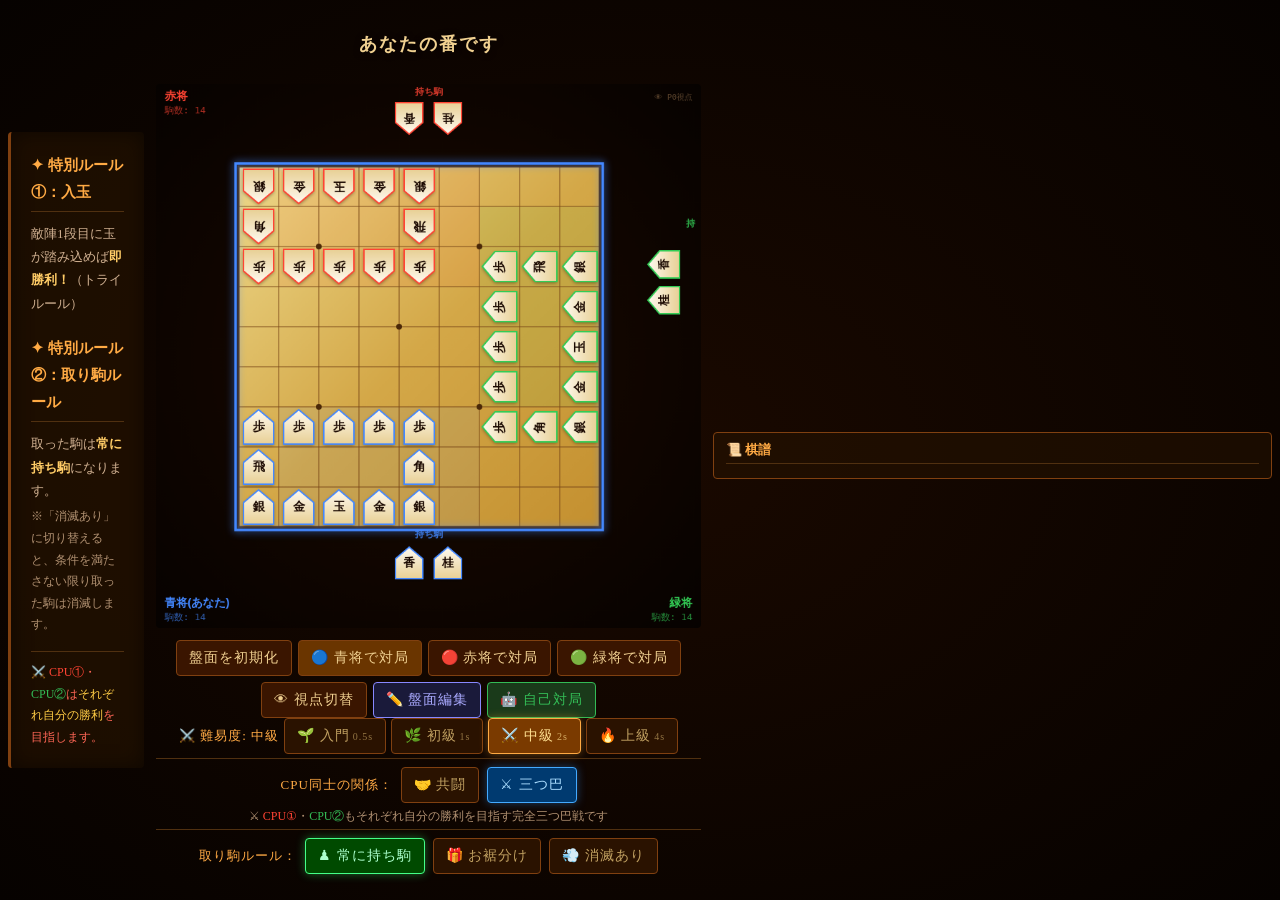
<file: shogi3.html>
<!DOCTYPE html>
<html lang="ja">
<head>
<meta charset="UTF-8">
<meta name="viewport" content="width=device-width, initial-scale=1.0">
<title>三人将棋</title>
<style>
/* --- 既存のスタイルを一部修正・追加 --- */
* { margin:0; padding:0; box-sizing:border-box; }
body {
  background: radial-gradient(ellipse at center, #1a0900 0%, #060200 100%);
  display: flex; 
  flex-direction: row; /* 横並びに変更 */
  align-items: center; 
  justify-content: center;
  min-height: 100vh; 
  user-select: none;
  font-family: 'Hiragino Mincho Pro', 'Yu Mincho', 'MS Mincho', serif;
  padding: 8px;
  gap: 12px;
}

/* 盤面中央エリア */
#game-container {
  display: flex;
  flex-direction: column;
  align-items: center;
  min-width: 0;
  width: 100%;
  max-width: 760px;
}

#info {
  color: #f0d090; font-size: 18px; margin: 6px 0;
  letter-spacing: 2px; height: 28px; text-shadow: 0 1px 6px #0008;
  font-weight: bold;
}

#canvas-wrap { width: 100%; }
canvas { display: block; cursor: pointer; border-radius: 4px; width: 100%; height: auto; }

#btnRow { margin-top: 12px; display: flex; gap: 6px; flex-wrap: wrap; justify-content: center; }
button {
  padding: 8px 12px; background: #3a1500; color: #f0d090;
  border: 1px solid #804010; font-size: 14px; cursor: pointer;
  border-radius: 4px; letter-spacing: 1px; font-family: inherit;
  transition: 0.2s;
}
button:hover { background: #5a2800; box-shadow: 0 0 10px rgba(128,64,16,0.5); }

/* --- ルール説明エリア（左側に配置） --- */
#rules {
  color: #d0b090; 
  font-size: 13px; 
  text-align: left;
  line-height: 1.8; 
  width: 260px; /* 固定幅 */
  background: rgba(40, 20, 0, 0.6);
  padding: 20px;
  border-left: 3px solid #804010;
  border-radius: 4px;
  box-shadow: inset 0 0 20px rgba(0,0,0,0.5);
}

#rules h3 {
  color: #ffaa44;
  font-size: 15px;
  margin-bottom: 10px;
  border-bottom: 1px solid #503010;
  padding-bottom: 5px;
  display: flex;
  align-items: center;
  gap: 5px;
}

#rules ul {
  margin-left: 18px;
  margin-bottom: 10px;
  color: #b09070;
}

.highlight { color: #ffcc66; font-weight: bold; }
.warning { color: #ff6655; font-size: 12px; margin-top: 15px; border-top: 1px solid #503010; padding-top: 10px; }

/* 棋譜パネル（game-container内、ボタン下） */
#kifu-panel {
  margin-top: 10px;
  width: 100%;
  background: rgba(40,20,0,0.5);
  border: 1px solid #804010;
  border-radius: 4px;
  padding: 8px 12px;
}
#kifu-header {
  color: #ffaa44;
  font-size: 13px;
  font-weight: bold;
  margin-bottom: 6px;
  padding-bottom: 4px;
  border-bottom: 1px solid #503010;
}
#kifu-list {
  display: flex;
  flex-wrap: wrap;
  gap: 2px 8px;
  max-height: 120px;
  overflow-y: auto;
  font-family: 'Hiragino Mincho Pro','Yu Mincho',serif;
  font-size: 12px;
  line-height: 1.8;
}
#kifu-list div { white-space: nowrap; }
#kifu-list div.latest { font-weight: bold; background: rgba(255,200,50,0.15); border-radius: 2px; padding: 0 3px; }

/* スマホ等で縦に並べる対応 */
@media (max-width: 1100px) {
  body { flex-direction: column; }
  #rules { width: 100%; max-width: 760px; order: 2; box-sizing: border-box; }
}

/* 難易度UIバー */
#diffRow {
  margin-top: 8px;
  width: 100%;
  display: flex;
  flex-direction: column;
  gap: 8px;
  background: rgba(20,8,0,0.55);
  border: 1px solid #503010;
  border-radius: 6px;
  padding: 10px 14px;
}
#diffRow button {
  padding: 8px 12px;
  font-size: 13px;
  min-height: 36px;
  background: #2a1200;
  color: #c0a060;
  border: 1px solid #804010;
  border-radius: 4px;
  cursor: pointer;
  transition: 0.15s;
  letter-spacing: 0.5px;
}
#diffRow button:hover { background: #4a2500; color: #ffe090; }

/* スマホ向け細かい調整 */
@media (max-width: 480px) {
  #info { font-size: 15px; letter-spacing: 1px; }
  #btnRow button { padding: 10px 10px; font-size: 13px; }
  #diffRow button { padding: 10px 10px; min-height: 40px; font-size: 13px; }
  #diffRow { padding: 10px; }
  #col-desc { font-size: 13px !important; }
}
</style>
</head>
<body>
  <div id="rules">
    <h3>✦ 特別ルール①：入玉</h3>
    <div>敵陣1段目に玉が踏み込めば<span class="highlight">即勝利！</span>（トライルール）</div>

    <h3 style="margin-top:20px;">✦ 特別ルール②：取り駒ルール</h3>
    <div id="keep-rule-desc-main">取った駒は<span class="highlight">常に持ち駒</span>になります。</div>
    <div style="font-size:12px;color:#b09070;margin-top:4px;">※「消滅あり」に切り替えると、条件を満たさない限り取った駒は消滅します。</div>

    <div class="warning" id="collusion-warning">
      ⚠️ <span style="color:#ff4433">CPU①</span>・<span style="color:#33bb55">CPU②</span>は共闘してあなたを狙ってきます。
    </div>
  </div>

  <div id="game-container">
    <div id="info">先手（あなた）の番です</div>
    <div id="perf-info" style="font-size:11px;color:#aaa;min-height:14px;text-align:center;line-height:1.5;padding:2px 4px;"></div>
    <div id="think-panel" style="display:none;font-size:11px;color:#ccc;background:#080814;border:1px solid #2a2a4a;border-radius:4px;padding:5px 8px;margin:2px auto;max-width:600px;font-family:monospace;line-height:1.7;height:calc(1.7em * 5 + 10px + 16px);overflow-y:scroll;"></div>
    <div style="text-align:center;margin:2px 0;">
      <button id="prev-think-btn" onclick="togglePrevThink()" style="display:none;font-size:11px;padding:2px 10px;background:#0a0a1a;border:1px solid #445;color:#778;border-radius:3px;cursor:pointer;">📋 直前の読み筋を見る</button>
    </div>
    <div id="prev-think-panel" style="display:none;font-size:11px;color:#aaa;background:#050510;border:1px solid #1a1a3a;border-radius:4px;padding:5px 8px;margin:2px auto;max-width:600px;font-family:monospace;line-height:1.7;opacity:0.85;height:calc(1.7em * 5 + 10px + 16px);overflow-y:scroll;"></div>
    <div id="canvas-wrap"><canvas id="c"></canvas></div>
    <div id="btnRow">
      <button id="init-btn" onclick="init()">盤面を初期化</button>
      <button id="hb0" onclick="setHumanPlayerFromEdit(0)" style="background:#6a3500">🔵 青将で対局</button>
      <button id="hb1" onclick="setHumanPlayerFromEdit(1)">🔴 赤将で対局</button>
      <button id="hb2" onclick="setHumanPlayerFromEdit(2)">🟢 緑将で対局</button>
      <button id="view-btn" onclick="setView(viewPlayer===2?0:viewPlayer+1)">👁 視点切替</button>
      <button id="edit-btn" onclick="toggleEditMode()" style="background:#1a1a3a;border:1px solid #8888ff;color:#aaaaff">✏️ 盤面編集</button>
      <button id="sp-btn" onclick="toggleSelfPlay()" style="background:#1a3a1a;border:1px solid #33bb55;color:#33bb55">🤖 自己対局</button>
    </div>

    <!-- 盤面編集パネル -->
    <div id="edit-panel" style="display:none;background:#0a0a1a;border:1px solid #8888ff;border-radius:8px;padding:12px;margin:8px auto;max-width:600px;font-family:monospace;">
      <div style="color:#aaaaff;font-size:14px;margin-bottom:8px;text-align:center;">✏️ 盤面編集モード</div>
      <div style="color:#888;font-size:11px;text-align:center;margin-bottom:10px;">パレットから駒を選んで盤面をクリックで配置　／　盤面の駒をクリックで選択→移動　／　右クリックで削除</div>

      <!-- 脱落設定 -->
      <div style="display:flex;gap:12px;justify-content:center;margin-bottom:10px;flex-wrap:wrap;">
        <span style="color:#ffaa44;font-size:12px;align-self:center;">脱落：</span>
        <label style="color:#4488ff;font-size:12px;cursor:pointer;"><input type="checkbox" id="elim0" onchange="setEditElim(0,this.checked)"> 🔵青将</label>
        <label style="color:#ff4433;font-size:12px;cursor:pointer;"><input type="checkbox" id="elim1" onchange="setEditElim(1,this.checked)"> 🔴赤将</label>
        <label style="color:#33cc55;font-size:12px;cursor:pointer;"><input type="checkbox" id="elim2" onchange="setEditElim(2,this.checked)"> 🟢緑将</label>
      </div>

      <!-- 駒パレット -->
      <div style="margin-bottom:8px;">
        <div style="color:#aaa;font-size:11px;margin-bottom:4px;text-align:center;">── 駒パレット（クリックで選択） ──</div>
        <div id="edit-palette" style="display:flex;flex-wrap:wrap;gap:4px;justify-content:center;"></div>
      </div>

      <!-- 持ち駒編集 -->
      <div style="margin-bottom:8px;">
        <div style="color:#aaa;font-size:11px;margin-bottom:4px;text-align:center;">── 持ち駒 ──</div>
        <div id="edit-hand" style="display:flex;gap:10px;justify-content:center;flex-wrap:wrap;"></div>
      </div>

      <div style="color:#888;font-size:11px;text-align:center;">編集後は上の「🔵青将で対局」などのボタンでその局面からスタート</div>
      <div style="text-align:center;margin-top:8px;">
        <button onclick="clearEditBoard()" style="background:#1a0a0a;border:1px solid #ff6644;color:#ff8866;font-size:12px;padding:4px 14px;border-radius:4px;cursor:pointer;">🗑️ 盤面を空にする</button>
        <button onclick="setTwoPlayerPreset()" style="background:#0a1a2a;border:1px solid #4488ff;color:#88aaff;font-size:12px;padding:4px 14px;border-radius:4px;cursor:pointer;margin-left:8px;">♟️ 二人将棋配置</button>
      </div>
    </div>
      <!-- 難易度行 -->
      <div style="display:flex;gap:5px;align-items:center;flex-wrap:wrap;justify-content:center;width:100%;">
        <span id="diff-label" style="color:#ffaa44;font-size:13px;letter-spacing:1px;">⚔️ 難易度: 中級</span>
        <button id="diff-beginner" onclick="setDifficulty('beginner')" title="CPU思考時間: 0.5秒">🌱 入門<span style="font-size:10px;opacity:0.7;margin-left:3px">0.5s</span></button>
        <button id="diff-easy"     onclick="setDifficulty('easy')"     title="CPU思考時間: 1秒">🌿 初級<span style="font-size:10px;opacity:0.7;margin-left:3px">1s</span></button>
        <button id="diff-normal"   onclick="setDifficulty('normal')"   title="CPU思考時間: 2秒">⚔️ 中級<span style="font-size:10px;opacity:0.7;margin-left:3px">2s</span></button>
        <button id="diff-hard"     onclick="setDifficulty('hard')"     title="CPU思考時間: 4秒">🔥 上級<span style="font-size:10px;opacity:0.7;margin-left:3px">4s</span></button>
      </div>
      <!-- 共闘設定行 -->
      <div style="display:flex;flex-direction:column;align-items:center;gap:5px;width:100%;border-top:1px solid #503010;padding-top:8px;margin-top:4px;">
        <div style="display:flex;align-items:center;gap:8px;flex-wrap:wrap;justify-content:center;">
          <span style="color:#ffaa44;font-size:13px;letter-spacing:1px;">CPU同士の関係：</span>
          <button id="col-on"  onclick="setCpuCollusion(true)">🤝 共闘</button>
          <button id="col-off" onclick="setCpuCollusion(false)">⚔ 三つ巴</button>
        </div>
        <div id="col-desc" style="font-size:12px;color:#b09070;text-align:center;min-height:16px;"></div>
      </div>
      <!-- 取り駒ルール設定行 -->
      <div style="display:flex;flex-direction:column;align-items:center;gap:5px;width:100%;border-top:1px solid #503010;padding-top:8px;margin-top:4px;">
        <div style="display:flex;align-items:center;gap:8px;flex-wrap:wrap;justify-content:center;">
          <span style="color:#ffaa44;font-size:13px;letter-spacing:1px;">取り駒ルール：</span>
          <button id="keep-on"  onclick="setKeepAllPieces('all')">♟ 常に持ち駒</button>
          <button id="keep-next" onclick="setKeepAllPieces('next')">🎁 お裾分け</button>
          <button id="keep-off" onclick="setKeepAllPieces(false)">💨 消滅あり</button>
        </div>
      </div>
    </div>
    <div id="sp-panel" style="display:none;background:#0a1a0a;border:1px solid #33bb55;border-radius:8px;padding:12px;margin:8px auto;max-width:540px;text-align:center;font-family:monospace;">
      <div style="color:#33bb55;font-size:14px;margin-bottom:6px;">🤖 自己対局モード <span style="color:#ffcc44;font-size:11px;">（⚔ 三つ巴固定）</span></div>
      <div id="sp-status" style="color:#ffaa44;font-size:13px;margin-bottom:8px;">待機中...</div>
      <div style="display:flex;justify-content:center;gap:14px;font-size:14px;flex-wrap:wrap;">
        <div style="min-width:80px">
          <div style="color:#4488ff">&#x1F535;青将</div>
          <div><span id="sp-w0" style="font-size:22px;font-weight:bold;color:#4488ff">0</span><span style="color:#666;font-size:11px;">勝</span></div>
          <div style="color:#4488ff88;font-size:11px;">入玉 <span id="sp-t0">0</span></div>
          <div style="color:#4488ff66;font-size:11px;">制限 <span id="sp-l0">0</span></div>
          <div id="sp-p0" style="color:#4488ffaa;font-size:11px;">0%</div>
        </div>
        <div style="min-width:80px">
          <div style="color:#ff4433">&#x1F534;赤将</div>
          <div><span id="sp-w1" style="font-size:22px;font-weight:bold;color:#ff4433">0</span><span style="color:#666;font-size:11px;">勝</span></div>
          <div style="color:#ff443388;font-size:11px;">入玉 <span id="sp-t1">0</span></div>
          <div style="color:#ff443366;font-size:11px;">制限 <span id="sp-l1">0</span></div>
          <div id="sp-p1" style="color:#ff4433aa;font-size:11px;">0%</div>
        </div>
        <div style="min-width:80px">
          <div style="color:#33bb55">&#x1F7E2;緑将</div>
          <div><span id="sp-w2" style="font-size:22px;font-weight:bold;color:#33bb55">0</span><span style="color:#666;font-size:11px;">勝</span></div>
          <div style="color:#33bb5588;font-size:11px;">入玉 <span id="sp-t2">0</span></div>
          <div style="color:#33bb5566;font-size:11px;">制限 <span id="sp-l2">0</span></div>
          <div id="sp-p2" style="color:#33bb55aa;font-size:11px;">0%</div>
        </div>
        <div style="min-width:80px">
          <div style="color:#aaa">&#x23F1;制限</div>
          <div><span id="sp-wd" style="font-size:22px;font-weight:bold;color:#aaa">0</span><span style="color:#666;font-size:11px;">回</span></div>
          <div style="font-size:11px;color:#666;">平均手数</div>
          <div id="sp-avg" style="color:#aaa;font-size:13px;font-weight:bold;">-</div>
        </div>
      </div>
      <div id="sp-total" style="color:#888;font-size:12px;margin-top:8px;">0局完了</div>
      <div id="sp-tryrate" style="color:#ffcc44;font-size:12px;margin-top:2px;">入玉率: -%</div>
      <button id="sp-stop-btn" onclick="toggleSelfPlay()" style="margin-top:10px;background:#3a0a0a;border:1px solid #ff4433;color:#ff4433;padding:4px 16px;border-radius:4px;cursor:pointer;">&#9632; 停止</button>
      <button id="sp-resume-btn" onclick="resumeSelfPlay()" style="display:none;margin-top:10px;margin-left:8px;background:#0a2a0a;border:1px solid #33bb55;color:#33bb55;padding:4px 16px;border-radius:4px;cursor:pointer;">▶ 再開</button>
    </div>
    <div id="kifu-panel">
      <div id="kifu-header">📜 棋譜</div>
      <div id="kifu-list"></div>
    </div>
  </div>
<script>
// =====================================================================
// 三人将棋
// P0: 下→上 (forward = dr:-1, dc:0)
// P1: 上→下 (forward = dr:+1, dc:0)
// P2: 右→左 (forward = dr:0,  dc:-1)
// =====================================================================

const CS=56, BX=115, BY=115, CW=760, CH=760;
let canvas, ctx;

// ── AI定数 ──
// 難易度設定テーブル
const DIFFICULTY_LEVELS = {
  beginner: { label:'入門', depth:1, noise:200, emoji:'🌱', timeMs:500  },
  easy:     { label:'初級', depth:3, noise:80,  emoji:'🌿', timeMs:1000 },
  normal:   { label:'中級', depth:4, noise:60,  emoji:'⚔️', timeMs:2000 },
  hard:     { label:'上級', depth:5, noise:20,  emoji:'🔥', timeMs:4000 },
};
const AI_MAX_DEPTH = 12; // 反復深化の上限深さ（時間切れで実際はこれより浅く終わる）
let currentDifficulty = 'normal';

// ── AI探索パラメータ（難易度別に上書き） ──
let AI_SEARCH_DEPTH         = DIFFICULTY_LEVELS.normal.depth;
let AI_NOISE                = DIFFICULTY_LEVELS.normal.noise;
let AI_TIME_LIMIT_MS        = DIFFICULTY_LEVELS.normal.timeMs; // 人間対局時の思考時間制限

// ── AI評価関数定数 ──
const AI_MOBILITY_SCALE      = 30;    // モビリティ1マスあたりの点数
const AI_DANGER_SCALE        = 0.8;   // 狙われている駒へのペナルティ係数（駒価値 × この値）
const AI_ENTRY_MULT          = 450;   // 入玉距離ボーナス係数（2段目≒3150点、3段目≒450点）
const AI_ENTRY_BLOCK_RATE    = 0.03;  // 入玉阻止ボーナス係数 ※大きすぎると詰め手より阻止利きを優先して千日手になる
const AI_KING_SAFETY_MULT    = 200;   // 王安全度スコア係数（安全率×重み）
const AI_HAND_BONUS_RATE     = 1.3;   // 持ち駒の価値倍率（盤上より少し高評価）

// ── 三つ巴戦略定数 ──
const AI_COALITION_THRESHOLD = 1500;  // 連合発動の独走スコア差しきい値
const AI_COALITION_MULT      = 0.5;   // 連合時の上位プレイヤーへの重み増加量
const AI_FINISH_MULT         = 0.4;   // 1位が弱い敵を狙う際の重み増加量

// ── quickMoveScore定数 ──
const AI_QMS_HAND_COST       = 0.3;   // 持ち駒を打つコスト率（不要な打ちを抑制）

// ── UI定数 ──
const AI_DELAY_MS      = 400;  // AI着手後の表示待機(ms)
const AI_SKIP_DELAY_MS = 800;  // スキップ時の待機(ms)

// ── パフォーマンス計測カウンター ──
let leafEvalCount    = 0; // 末端ノード評価回数（葉ノード数）
let moveGenCount     = 0; // 合法手生成呼び出し回数（内部ノード数）
let pruneCount       = 0; // αβ/maxN枝刈り回数
let slicedMoveCount  = 0; // rankスライスで除外した手数
let depthMoveGen     = {}; // 深さ別：生成手数合計
let depthMoveExplore = {}; // 深さ別：実際に展開した手数合計
let depthNodeCount   = {}; // 深さ別：ノード数
let orderingHits     = 0;  // rootで1位の手が最善手だった回数
let orderingTotal    = 0;  // rootでの反復深化完了回数
let orderingRankSum  = 0;  // 最善手の順位合計（平均計算用）
let tEval           = 0;  // 評価にかかった時間(ms)

// ── 駒の価値・名前テーブル ──
const PV  = {FU:100, KY:300, KE:350, GIN:400, KIN:500, KAKU:800, HI:900, OU:10000000};
const PVP = {FU:400, KY:200, KE:150, GIN:100, KAKU:500, HI:450}; // 成り駒の追加価値
const PC  = {FU:'歩', KY:'香', KE:'桂', GIN:'銀', KIN:'金', HI:'飛', KAKU:'角', OU:'玉'};
const PCP = {FU:'と', KY:'杏', KE:'今', GIN:'全', KAKU:'馬', HI:'龍'};
const PCOL     = ['#4488ff', '#ff4433', '#33cc55'];
const PNAME_BASE = ['青将', '赤将', '緑将'];
const PNAME    = PNAME_BASE.slice(); // humanPlayerに応じて動的更新
const DRAW_ANGLE = [0, Math.PI, -Math.PI/2]; // 駒の向き（プレイヤー別）

// ── ゲーム状態 ──
let board, hand, turn, gover, winner;
let winType = 'normal';
let moveCount = 0;
const MAX_MOVES = 500;
let selected, vmoves, selHand, promoQ, lastMove;
let eliminated;
let viewPlayer  = 0;
let humanPlayer = 0;
let humanEliminated = false;
let cpuCollusion = false;
let keepAllPieces = true; // 'all'=常に持ち駒、'next'=次のプレイヤーへ、false=消滅あり
let gameGen = 0;
let kifu = [];
let kifuView = null; // null=現在局を表示、配列=閲覧中の古い棋譜

// ── 自己対局モード ──
let selfPlayMode  = false;
let selfPlayGames = 0;
let selfPlayTotalMoves = 0;
let selfPlayDraws = 0;
let selfPlayWins       = [0, 0, 0]; // 勝利数
let selfPlayLimitWins  = [0, 0, 0]; // 500手制限勝ち
let selfPlayTryWins    = [0, 0, 0]; // 入玉勝ち
let selfPlayTryWinsBy  = [0, 0, 0]; // 入玉時残り人数別
let selfPlayTryPiecesTotal = 0;     // 入玉時総駒数累計
let selfPlayTryPiecesCount = 0;     // 入玉回数
let selfPlayStartBoard = null;      // 自己対局開始局面
let selfPlayStartHand  = null;
let selfPlayStartElim  = null;

// ── 盤面編集モード ──
let editMode     = false;
let editSelected = null; // {type:'board',r,c} or {type:'palette',p,o,pr} or {type:'hand',o,p}
let editElim     = [false, false, false];

// ── roundRect polyfill ──
if(!CanvasRenderingContext2D.prototype.roundRect){
  CanvasRenderingContext2D.prototype.roundRect=function(x,y,w,h,r){
    this.beginPath();
    this.moveTo(x+r,y);this.lineTo(x+w-r,y);
    this.arcTo(x+w,y,x+w,y+r,r);this.lineTo(x+w,y+h-r);
    this.arcTo(x+w,y+h,x+w-r,y+h,r);this.lineTo(x+r,y+h);
    this.arcTo(x,y+h,x,y+h-r,r);this.lineTo(x,y+r);
    this.arcTo(x,y,x+r,y,r);this.closePath();
  };
}

// ── ユーティリティ ──
function inB(r,c){return r>=0&&r<9&&c>=0&&c<9;}

// 各プレイヤーの前進方向に合わせて差分を回転
function rotDir(dr,dc,o){
  if(o===0) return [dr,dc];         // forward=up  → identity
  if(o===1) return [-dr,-dc];       // forward=down → 180°
  return [-dc,dr];                  // forward=left → 90°CCW
}

// ── 視点変換 ──
// 論理座標 → 物理(画面)座標
function logToPhys(r, c){
  if(viewPlayer===0) return [r, c];
  if(viewPlayer===1) return [8-r, 8-c];
  return [c, 8-r]; // P2: 右側が手前
}
// 物理(画面)座標 → 論理座標（クリック用）
function physToLog(pr, pc){
  if(viewPlayer===0) return [pr, pc];
  if(viewPlayer===1) return [8-pr, 8-pc];
  return [8-pc, pr];
}
// 視点ごとの駒の回転追加量
const VIEW_ROT = [0, Math.PI, Math.PI/2];

// ── 初期化 ──
function renderKifu(){
  const el=document.getElementById('kifu-list');
  if(!el) return;
  const atBottom = el.scrollHeight - el.scrollTop - el.clientHeight < 40;
  // 最下部に戻ったら現在局の棋譜に切り替え
  if(selfPlayMode && kifuView !== null && atBottom){
    kifuView = null;
  }
  const displayKifu = (selfPlayMode && kifuView !== null) ? kifuView : kifu;
  el.innerHTML=displayKifu.map((k,i)=>{
    const cls=i===displayKifu.length-1?'latest':'';
    return '<div class="'+cls+'">'+
      '<span style="color:#806040;font-size:10px;">'+(i+1)+'.</span> '+
      '<span style="color:'+k.col+'">'+k.name+'</span> '+
      '<span style="color:#e8d095;">'+k.fugo+'</span>'+
      '</div>';
  }).join('');
  // 現在局表示中のみ自動スクロール
  if(!selfPlayMode || (kifuView === null && atBottom)) el.scrollTop=el.scrollHeight;
}

function init(){
  board=Array.from({length:9},()=>Array(9).fill(null));
  hand=[[],[],[]];
  turn=0; gover=false; winner=-1;
  selected=null; vmoves=[]; selHand=false; promoQ=null;
  eliminated=[false,false,false];
  lastMove=null; humanEliminated=false; gameGen++;
  moveCount=0;
  winType='normal';
  kifu=[];
  renderKifu();

  // P0 (下、前=上)
  // row8: 銀金玉金銀  row7: 飛・角  row6: 歩×5
  [[8,0,'GIN'],[8,1,'KIN'],[8,2,'OU'],[8,3,'KIN'],[8,4,'GIN'],
   [7,0,'HI'],[7,4,'KAKU']].forEach(([r,c,p])=>board[r][c]={p,o:0,pr:false});
  for(let c=0;c<=4;c++) board[6][c]={p:'FU',o:0,pr:false};
  hand[0].push('KY','KE');

  // P1 (上、前=下)
  // row0: 銀金玉金銀  row1: 角・飛(P0と逆)  row2: 歩×5
  [[0,0,'GIN'],[0,1,'KIN'],[0,2,'OU'],[0,3,'KIN'],[0,4,'GIN'],
   [1,0,'KAKU'],[1,4,'HI']].forEach(([r,c,p])=>board[r][c]={p,o:1,pr:false});
  for(let c=0;c<=4;c++) board[2][c]={p:'FU',o:1,pr:false};
  hand[1].push('KY','KE');

  // P2 (右、前=左) 中央(row4)に王が来るよう配置
  // col8: 銀金玉金銀  col7: 角・飛  col6: 歩×5
  [[2,8,'GIN'],[3,8,'KIN'],[4,8,'OU'],[5,8,'KIN'],[6,8,'GIN'],
   [2,7,'HI'],[6,7,'KAKU']].forEach(([r,c,p])=>board[r][c]={p,o:2,pr:false});
  for(let r=2;r<=6;r++) board[r][6]={p:'FU',o:2,pr:false};
  hand[2].push('KY','KE');

  viewPlayer = selfPlayMode ? 0 : humanPlayer;
  buildAttackMaps(board); // 初期盤面で双方向利き筋マップ構築
  if(!selfPlayMode) setStatus(pName(humanPlayer)+'の番です');
  render();
  // 人間がP0以外のとき、最初のAIターンをキック
  if(selfPlayMode || humanPlayer!==0) setTimeout(()=>kickAI(), selfPlayMode?0:AI_DELAY_MS);
}

function setView(vp){ viewPlayer=vp; render(); }
function kickAI(){
  if(gover) return;
  // 通常モード: humanPlayerのターンはスキップ
  if(!selfPlayMode && turn===humanPlayer) return;
  const showBoard = !selfPlayMode || true;
  setStatus(pName(turn)+'が考え中...');
  if(showBoard) render();
  const _g=gameGen;
  // 自己対局モードはdelayなしで即実行（ただし描画反映のため最小delay）
  const delay = selfPlayMode ? 0 : AI_DELAY_MS;
  const thinkDelay = (currentDifficulty==='normal'||currentDifficulty==='hard') ? 50 : 16;
  setTimeout(()=>{
    if(_g!==gameGen||gover) return;
    setTimeout(()=>{
      if(_g!==gameGen||gover) return;
      try{
        const mv=aiMove(turn,board,hand,eliminated);
        if(mv){ applyMove(mv,turn); if(showBoard) render(); if(!gover) nextTurn(board); }
        else { if(!gover) nextTurn(board); }
      }catch(e){
        console.error('aiMove error:',e);
        if(!gover) nextTurn(board);
      }
    }, thinkDelay);
  },delay);
}

// ── 自己対局モード ──
function setSelfPlayDiffBtns(locked){
  // 自己対局中はプレイヤー選択・難易度・共闘・盤面初期化ボタンを無効化
  ['init-btn',
   'diff-beginner','diff-easy','diff-normal','diff-hard',
   'col-on','col-off', 'sp-btn',
   'hb0','hb1','hb2'].forEach(id=>{
    const btn=document.getElementById(id);
    if(btn){ btn.disabled=locked; btn.style.opacity=locked?'0.35':'1'; }
  });
}
function toggleSelfPlay(){
  if(selfPlayMode){
    // 停止：パネルは残したまま、ボタンだけ変える
    selfPlayMode=false;
    
    // スクロールリスナーを掃除
    const _kl=document.getElementById('kifu-list');
    if(_kl&&_kl._spListener){ _kl.removeEventListener('scroll',_kl._spListener); _kl._spListener=null; }
    const cfg=DIFFICULTY_LEVELS[currentDifficulty];
    AI_SEARCH_DEPTH=cfg.depth;
    AI_NOISE=cfg.noise;
    setSelfPlayDiffBtns(false);
    document.getElementById('sp-btn').textContent='🤖 自己対局';
    document.getElementById('sp-stop-btn').textContent='✓ 停止済み';
    document.getElementById('sp-stop-btn').style.borderColor='#888';
    document.getElementById('sp-stop-btn').style.color='#888';
    document.getElementById('sp-stop-btn').disabled=true;
    document.getElementById('sp-status').textContent='停止中（結果は上記）';
    // 現在の局面・手番をそのまま維持（盤面リセットしない）
    humanPlayer=0;
    gameGen++; // キュー済みのkickAI/setTimeoutをすべて無効化
    document.getElementById('sp-resume-btn').style.display='inline-block';
    setTimeout(()=>fitCanvas(), 0); // レイアウト変化後にcanvasスケール再計算
    render();
  } else {
    // 開始：現在の難易度設定をそのまま使う
    selfPlayMode=true;
    selfPlayWins=[0,0,0];
    selfPlayTryWins=[0,0,0];
    selfPlayTryWinsBy=[0,0,0];
    selfPlayTryPiecesTotal=0;
    selfPlayTryPiecesCount=0;
    selfPlayDraws=0;
    selfPlayLimitWins=[0,0,0];
    selfPlayGames=0;
    selfPlayTotalMoves=0;
    document.getElementById('sp-panel').style.display='block';
    setTimeout(()=>fitCanvas(), 0); // sp-panel表示後にcanvasスケール再計算
    document.getElementById('sp-btn').textContent='⏹ 対局中...';
    document.getElementById('sp-stop-btn').textContent='■ 停止';
    document.getElementById('sp-stop-btn').style.borderColor='#ff4433';
    document.getElementById('sp-stop-btn').style.color='#ff4433';
    document.getElementById('sp-stop-btn').disabled=false;
    document.getElementById('sp-resume-btn').style.display='none';
    setSelfPlayDiffBtns(true); // 難易度ロック
    updateSpStats();
    // 現在の局面を開始局面として保存
    selfPlayStartBoard = board.map(r=>r.map(c=>c?{...c}:null));
    selfPlayStartHand  = hand.map(h=>h.slice());
    selfPlayStartElim  = eliminated.slice();
    // noise増加・三つ巴固定（humanPlayer=-1で共闘は誤動作するため）
    AI_NOISE=100;
    cpuCollusion=false;
    humanPlayer=-1;
    humanEliminated=false;
    startNextSelfPlay();
  }
}
function updateSpStats(){
  const total=selfPlayGames;
  [0,1,2].forEach(i=>{
    document.getElementById('sp-w'+i).textContent=selfPlayWins[i];
    document.getElementById('sp-t'+i).textContent=selfPlayTryWins[i];
    document.getElementById('sp-l'+i).textContent=selfPlayLimitWins[i];
    document.getElementById('sp-p'+i).textContent=total>0?Math.round(selfPlayWins[i]/total*100)+'%':'0%';
  });
  document.getElementById('sp-wd').textContent=selfPlayDraws;
  document.getElementById('sp-avg').textContent=total>0?Math.round(selfPlayTotalMoves/total)+'手':'-';
  document.getElementById('sp-total').textContent=total+'局完了';
  const totalTryWins = selfPlayTryWins.reduce((s,v)=>s+v,0);
  const tryRate = total>0 ? Math.round(totalTryWins/total*100) : '-';
  const t3 = selfPlayTryWinsBy[2], t2 = selfPlayTryWinsBy[1], t1 = selfPlayTryWinsBy[0];
  const avgPieces = selfPlayTryPiecesCount > 0 ? Math.round(selfPlayTryPiecesTotal / selfPlayTryPiecesCount) : '-';
  document.getElementById('sp-tryrate').textContent=
    `入玉率: ${tryRate}%（${totalTryWins}/${total}局） 3人:${t3} 2人:${t2} 平均駒数:${avgPieces}`;
  const pct=i=>total>0?Math.round(selfPlayWins[i]/total*100)+'%':'-%';
  document.getElementById('sp-status').textContent=`対局中... 青${pct(0)} 赤${pct(1)} 緑${pct(2)}`;
}
function startNextSelfPlay(){
  if(!selfPlayMode) return;
  // 保存した初期局面から復元
  if(selfPlayStartBoard){
    board = selfPlayStartBoard.map(r=>r.map(c=>c?{...c}:null));
    hand  = selfPlayStartHand.map(h=>h.slice());
    eliminated = selfPlayStartElim.slice();
  } else {
    init();
  }
  gover=false; winner=-1; moveCount=0; winType='normal';
  turn=0; lastMove=null; 
  humanEliminated=false; gameGen++;
  // 最下部でなければ今の棋譜を保持して閲覧継続、最下部なら即クリア
  const el=document.getElementById('kifu-list');
  const atBottom = !el || (el.scrollHeight - el.scrollTop - el.clientHeight < 40);
  if(!atBottom && kifu.length > 0) kifuView = kifu.slice();
  else kifuView = null;
  kifu=[]; renderKifu(); render();
  setTimeout(()=>kickAI(), 0);
  watchSelfPlay(gameGen);
}
function isKifuAtBottom(){
  const el=document.getElementById('kifu-list');
  if(!el) return true;
  return el.scrollHeight - el.scrollTop - el.clientHeight < 40;
}
function watchSelfPlay(gen){
  if(!selfPlayMode||gen!==gameGen) return;
  if(gover){
    selfPlayGames++;
    selfPlayTotalMoves+=moveCount;
    if(winner>=0 && winner<=2){
      selfPlayWins[winner]++;
      if(winType==='trywin'){
        selfPlayTryWins[winner]++;
        const alive = eliminated.filter(e=>!e).length;
        selfPlayTryWinsBy[alive-1]++;
        // 盤上+持ち駒の総駒数
        let totalPieces = 0;
        for(let r=0;r<9;r++) for(let c=0;c<9;c++) if(board[r][c]) totalPieces++;
        for(let o=0;o<3;o++) totalPieces += hand[o].length;
        selfPlayTryPiecesTotal += totalPieces;
        selfPlayTryPiecesCount++;
      };
      if(winType==='limit') selfPlayLimitWins[winner]++;
    } else {
      selfPlayDraws++;
    }
    updateSpStats();
    waitAndStartNext();
  } else {
    setTimeout(()=>watchSelfPlay(gen), 50);
  }
}
function waitAndStartNext(){
  if(!selfPlayMode) return;
  // 棋譜位置に関わらず次局へ進む（棋譜閲覧中でも対局は継続）
  setTimeout(()=>startNextSelfPlay(), 200);
}
function setHumanPlayer(p){
  humanPlayer=p; viewPlayer=p;
  [0,1,2].forEach(i=>PNAME[i]=PNAME_BASE[i]);
  PNAME[p]=PNAME_BASE[p]+'(あなた)';
  [0,1,2].forEach(i=>{
    const btn=document.getElementById('hb'+i);
    if(btn) btn.style.background=i===p?'#6a3500':'#3a1500';
  });
  if(editMode){
    gover=false; moveCount=0; kifu=[]; renderKifu(); turn=0; winType='normal'; lastMove=null; humanEliminated=eliminated[p]; gameGen++; render(); if(p!==0) setTimeout(()=>kickAI(), AI_DELAY_MS);
  } else if(!gover && moveCount > 0){
    // 停止後など局面が存在する場合はinitせず現局面から継続（editModeブランチと同じパターン）
    humanEliminated=eliminated[p];
    gover=false; kifu=[]; renderKifu();
    turn=0; winType='normal'; lastMove=null; 
    gameGen++;
    selected=null; vmoves=[]; selHand=false; promoQ=null;
    render();
    if(p!==0) setTimeout(()=>kickAI(), AI_DELAY_MS);
  } else {
    init();
  }
}

// モバイル対応: canvasを画面幅に合わせてscale
function fitCanvas(){
  if(!canvas) return;
  const w=canvas.clientWidth;
  if(!w){ requestAnimationFrame(fitCanvas); return; }
  window._canvasScale = w / CW;
}
window.addEventListener('resize', fitCanvas);

function setStatus(msg){document.getElementById('info').textContent=msg;}
function pName(o){ return o===humanPlayer?'あなた':PNAME_BASE[o]; }

// 将棋符号変換
const SUJI = ['９','８','７','６','５','４','３','２','１']; // col 0→９, col 8→１
const DAN  = ['一','二','三','四','五','六','七','八','九']; // row 0→一, row 8→九
function toSuji(c){ return SUJI[c]; }
function toDan(r){ return DAN[r]; }
function toFugo(mv, o){
  const pcName = mv.drop
    ? PC[mv.piece]
    : (board[mv.tr]?.[mv.tc] ? PC[board[mv.tr][mv.tc].p] : '') || PC[board[mv.fr]?.[mv.fc]?.p] || '？';
  const dest = toSuji(mv.tc) + toDan(mv.tr);
  const from = mv.drop ? '打' : '(' + toSuji(mv.fc) + toDan(mv.fr) + ')';
  const pro = mv.pro ? '成' : '';
  return dest + pcName + pro + from;
}

// 特別ルール: 被取得者が取得者より3個以上多ければ手駒にできる
// 追加条件①：被取得者の玉が中央（5段目/5列目）以上に進んでいる場合
// 追加条件②：成り駒を取った場合は、条件なしで手駒にできる
// 修正後：引数で盤面状態を受け取れるようにする

function canKeep(attackerO, victimO, victimPiece,bd,hd, elim){
  if (keepAllPieces === 'all' || keepAllPieces === true) return true;
  if (keepAllPieces === 'next') return false; // お裾分けモードは別処理
  if (elim.some(e=>e)) return true;
  if (victimPiece && victimPiece.pr) return true;

  // ★ 引数の bd を使用
  const [kr, kc] = findKingOn(bd, victimO); 
  let isBeyondCenter = false;
  if (kr !== -1) {
    if (victimO === 0) isBeyondCenter = (kr <= 4);
    else if (victimO === 1) isBeyondCenter = (kr >= 4);
    else if (victimO === 2) isBeyondCenter = (kc <= 4);
  }
  if (isBeyondCenter) return true;

  // ★ 引数の bd, hd を使用
  return (countPiecesOn(bd,hd, victimO) - countPiecesOn(bd,hd,attackerO) >= 3); 
}

// ── 合法手生成 ──
function rawMoves(bd,r,c,attackedBy){
  const cell=bd[r][c]; if(!cell) return [];
  const {p,o,pr}=cell, res=[];

  const push=(nr,nc)=>{
    res.push([nr,nc]);
    if(attackedBy){
      const key=nr*9+nc;
      if(!attackedBy[key]) attackedBy[key]=new Map();
      const pv=PV[p]||0;
      const cur=attackedBy[key].get(o);
      attackedBy[key].set(o, cur===undefined ? pv : Math.min(cur, pv));
    }
  };

  const step=(dr,dc)=>{
    const [rdr,rdc]=rotDir(dr,dc,o);
    const nr=r+rdr,nc=c+rdc;
    if(!inB(nr,nc)||bd[nr][nc]?.o===o) return;
    push(nr,nc);
  };

  const slide=(dr,dc)=>{
    let nr=r+dr,nc=c+dc;
    while(inB(nr,nc)){
      if(bd[nr][nc]?.o===o) break;
      push(nr,nc);
      if(bd[nr][nc]) break;
      nr+=dr; nc+=dc;
    }
  };

  // 成り駒（金将動き）
  if(pr&&['FU','KY','KE','GIN'].includes(p)){
    [[-1,-1],[-1,0],[-1,1],[0,-1],[0,1],[1,0]].forEach(([dr,dc])=>step(dr,dc));
    return res;
  }

  switch(p){
    case 'FU': step(-1,0); break;
    case 'KY': { // 香車: 前方スライド
      const [kdr,kdc]=rotDir(-1,0,o);
      let knr=r+kdr,knc=c+kdc;
      while(inB(knr,knc)){
        if(bd[knr][knc]?.o===o) break;
        res.push([knr,knc]);
        if(bd[knr][knc]) break;
        knr+=kdr; knc+=kdc;
      }
      break;
    }
    case 'KE': // 桂馬: 前方2+樱19ジャンプ
      [[-2,-1],[-2,1]].forEach(([dr,dc])=>step(dr,dc)); break;
    case 'GIN':
      [[-1,-1],[-1,0],[-1,1],[1,-1],[1,1]].forEach(([dr,dc])=>step(dr,dc)); break;
    case 'KIN':
      [[-1,-1],[-1,0],[-1,1],[0,-1],[0,1],[1,0]].forEach(([dr,dc])=>step(dr,dc)); break;
    case 'HI':
      [[1,0],[-1,0],[0,1],[0,-1]].forEach(([dr,dc])=>slide(dr,dc));
      if(pr)[[-1,-1],[-1,1],[1,-1],[1,1]].forEach(([dr,dc])=>step(dr,dc)); break;
    case 'KAKU':
      [[-1,-1],[-1,1],[1,-1],[1,1]].forEach(([dr,dc])=>slide(dr,dc));
      if(pr)[[1,0],[-1,0],[0,1],[0,-1]].forEach(([dr,dc])=>step(dr,dc)); break;
    case 'OU':
      for(let dr=-1;dr<=1;dr++) for(let dc=-1;dc<=1;dc++)
        if(dr||dc) step(dr,dc);
      break;
  }
  return res;
}

function inPromoZone(o,r,c){
  if(o===0) return r<=2;   // P0の敵陣: 上3行
  if(o===1) return r>=6;   // P1の敵陣: 下3行
  return c<=2;             // P2の敵陣: 左3列
}

function mustPromote(p,o,tr,tc){
  if(p==='FU'||p==='KY'){
    if(o===0) return tr===0;
    if(o===1) return tr===8;
    return tc===0;
  }
  if(p==='KE'){
    if(o===0) return tr<=1;
    if(o===1) return tr>=7;
    return tc<=1;
  }
  return false;
}

function allMoves(o,bd){
  if(eliminated[o]) return [];
  const res=[];

  // 盤上の駒
  for(let r=0;r<9;r++) for(let c=0;c<9;c++){
    const cell=bd[r][c];
    if(!cell||cell.o!==o) continue;
    rawMoves(bd,r,c).forEach(([tr,tc])=>{
      const canPro=!cell.pr&&['FU','KY','KE','GIN','KAKU','HI'].includes(cell.p);
      const inZone=canPro&&(inPromoZone(o,r,c)||inPromoZone(o,tr,tc));
      const must=mustPromote(cell.p,o,tr,tc);
      const base={fr:r,fc:c,tr,tc,drop:false};
      if(inZone){
        if(must) res.push({...base,pro:true});
        else{ res.push({...base,pro:false}); res.push({...base,pro:true}); }
      } else res.push({...base,pro:false});
    });
  }

  // 持ち駒打ち
  const seen=new Set();
  hand[o].forEach(piece=>{
    if(seen.has(piece)) return; seen.add(piece);
    for(let r=0;r<9;r++) for(let c=0;c<9;c++){
      if(bd[r][c]) continue;
      // KY,KE: 行き所なしチェック
      if(piece==='KY'||piece==='KE'){
        if(mustPromote(piece,o,r,c)) continue;
      }
      // FU: 二歩・行き所なしチェック
      if(piece==='FU'){
        if(mustPromote('FU',o,r,c)) continue;
        let nifu=false;
        if(o===0||o===1){
          for(let rr=0;rr<9;rr++){const cl=bd[rr][c];if(cl?.o===o&&cl?.p==='FU'&&!cl?.pr){nifu=true;break;}}
        } else {
          for(let cc=0;cc<9;cc++){const cl=bd[r][cc];if(cl?.o===o&&cl?.p==='FU'&&!cl?.pr){nifu=true;break;}}
        }
        if(nifu) continue;
      }
      res.push({fr:-1,fc:-1,tr:r,tc:c,piece,pro:false,drop:true});
    }
  });
  return res;
}

// ── 手を適用 ──
function applyMove(mv,o){
  moveCount++;
  // 500手制限：駒価値で順位決定
  if(moveCount >= MAX_MOVES){
    const scores = pieceScores(board, hand, [0,1,2]);
    const alive = [0,1,2].filter(i=>!eliminated[i]);
    const best = alive.reduce((a,b)=>scores[a]>=scores[b]?a:b);
    winType='limit'; gover=true; winner=best;
    const msg = `⏱ ${MAX_MOVES}手制限！駒価値: 青${scores[0]} 赤${scores[1]} 緑${scores[2]} → ${['青将','赤将','緑将'][best]}の勝ち！`;
    setStatus(msg);
    render();
    return;
  }
  if(mv.drop){
    const idx=hand[o].indexOf(mv.piece);
    hand[o].splice(idx,1);
    board[mv.tr][mv.tc]={p:mv.piece,o,pr:false};
    const _fugo0=toSuji(mv.tc)+toDan(mv.tr)+PC[mv.piece]+'打';
    lastMove={tr:mv.tr,tc:mv.tc,o,drop:true,fugo:_fugo0};
    kifu.push({fugo:_fugo0,col:PCOL[o],name:PNAME_BASE[o]});
    renderKifu();
    return;
  }

  const cell=board[mv.fr][mv.fc];
  const cap=board[mv.tr][mv.tc];

  if(cap){
    if(cap.p==='OU'){
      // 王を取った: そのプレイヤー脱落
      board[mv.tr][mv.tc]={p:cell.p,o,pr:mv.pro||cell.pr};
      board[mv.fr][mv.fc]=null;
      eliminated[cap.o]=true;
      if(cap.o===humanPlayer) humanEliminated=true;
      const alive=eliminated.filter(e=>!e).length;
      // lastMove / 棋譜を更新
      const _fugoKing=toSuji(mv.tc)+toDan(mv.tr)+PC[cell.p]+'('+toSuji(mv.fc)+toDan(mv.fr)+')';
      lastMove={tr:mv.tr,tc:mv.tc,fr:mv.fr,fc:mv.fc,o,fugo:_fugoKing};
      kifu.push({fugo:_fugoKing,col:PCOL[o],name:PNAME_BASE[o]});
      renderKifu();
      if(alive<=1){
        gover=true; winner=o;
        setStatus('🎉 '+pName(o)+'の勝ち！');
      } else {
        setStatus(pName(cap.o)+'が脱落！残り'+alive+'人'+(cap.o===humanPlayer?' CPU同士の対局へ':''));
      }
      render();
      return;
    }
    // 取り駒ルール適用
    if(keepAllPieces === 'next'){
      // お裾分けモード：第三者の持ち駒になる（2人なら自分が受け取る）
      const others = [0,1,2].filter(p => !eliminated[p] && p !== o && p !== cap.o);
      const nextP = others.length > 0 ? others[0] : o;
      hand[nextP].push(cap.p);
    } else if(eliminated[cap.o] || canKeep(o,cap.o,cap,board,hand,eliminated)){
      hand[o].push(cap.p);
    }
    // else: 消える
  }

  board[mv.tr][mv.tc]={p:cell.p,o,pr:mv.pro||cell.pr};
  board[mv.fr][mv.fc]=null;
  const _fugo1=toSuji(mv.tc)+toDan(mv.tr)+(mv.pro?(PCP[cell.p]||PC[cell.p]):PC[cell.p])+(mv.pro?'':'')+'('+toSuji(mv.fc)+toDan(mv.fr)+')';
  lastMove={tr:mv.tr,tc:mv.tc,fr:mv.fr,fc:mv.fc,o,fugo:_fugo1};
  kifu.push({fugo:_fugo1,col:PCOL[o],name:PNAME_BASE[o]});
  renderKifu();

  // トライルール：王が敵陣に入ったら勝ち（ただし敵の利きがないマスに限る）
  if(cell.p==='OU'){
    const tr2=mv.tr, tc2=mv.tc;
    let tryWin=false;
    if(o===0 && tr2<=0) tryWin=true;
    if(o===1 && tr2>=8) tryWin=true;
    if(o===2 && tc2<=0) tryWin=true;
    if(tryWin){
      if(squareAttackedBy(board, tr2, tc2, o, eliminated)){
        // 利きあり→入玉不可、通常の手として続行
      } else {
        winType='trywin'; gover=true; winner=o;
        setStatus('🏯 入玉！'+pName(o)+'の勝ち！');
        render();
        return;
      }
    }
  }
}

// ── applyMoveInPlace / undoMoveInPlace ──
// minimaxの内部ノードでボードコピーの代わりに使う
// 戻り値のundoオブジェクトをundoMoveInPlaceに渡すと完全に元に戻る
function applyMoveInPlace(bd, hd, elim, mv, o) {
  const undo = {tryWin: false, entryWin: false, handAdded: null, handAddedTo: -1, handIdx: -1, elimIdx: -1, drop: mv.drop};

  if (mv.drop) {
    const idx = hd[o].indexOf(mv.piece);
    hd[o].splice(idx, 1);
    bd[mv.tr][mv.tc] = {p: mv.piece, o, pr: false};
    undo.handIdx = idx;
    updateMapsApply(bd, mv, o, undo);
    return undo;
  }

  const fromCell = bd[mv.fr][mv.fc];
  const toCell   = bd[mv.tr][mv.tc];
  undo.fromCell = fromCell; // 元オブジェクト参照を保存
  undo.toCell   = toCell;

  // 王を取る → tryWin + elim更新
  if (toCell && toCell.p === 'OU') {
    bd[mv.tr][mv.tc] = {p: fromCell.p, o, pr: mv.pro || fromCell.pr};
    bd[mv.fr][mv.fc] = null;
    undo.elimIdx = toCell.o;
    elim[toCell.o] = true;
    undo.tryWin = true;
    updateMapsApply(bd, mv, o, undo);
    return undo;
  }

  // 通常の取得：持ち駒に加えるか判定
  if (toCell) {
    let recipient = -1; // 持ち駒を受け取るプレイヤー（-1=消滅）
    if (keepAllPieces === 'next') {
      // お裾分けモード：第三者へ（2人なら自分が受け取る＝普通将棋）
      const others = [0,1,2].filter(p => !elim[p] && p !== o && p !== toCell.o);
      recipient = others.length > 0 ? others[0] : o;
    } else if (keepAllPieces === 'all' || keepAllPieces === true) {
      recipient = o;
    } else {
      // 消滅ありモード：条件判定
      let addToHand = false;
      if (elim.some(e=>e)) {
        addToHand = true;
      } else if (toCell.pr) {
        addToHand = true;
      } else {
        const [kr, kc] = findKingOn(bd, toCell.o);
        if (kr !== -1) {
          let isBeyondCenter = false;
          if      (toCell.o === 0) isBeyondCenter = (kr <= 4);
          else if (toCell.o === 1) isBeyondCenter = (kr >= 4);
          else if (toCell.o === 2) isBeyondCenter = (kc <= 4);
          if (isBeyondCenter) {
            addToHand = true;
          } else {
            const diff = countPiecesOn(bd, hd, toCell.o) - countPiecesOn(bd, hd, o);
            if (diff >= 3) addToHand = true;
          }
        }
      }
      if (addToHand) recipient = o;
    }
    if (recipient >= 0) {
      hd[recipient].push(toCell.p);
      undo.handAdded = toCell.p;
      undo.handAddedTo = recipient;
    }
  }

  // 駒移動
  bd[mv.tr][mv.tc] = {p: fromCell.p, o, pr: mv.pro || fromCell.pr};
  bd[mv.fr][mv.fc] = null;

  if (fromCell.p === 'OU') {
    if ((o===0 && mv.tr<=0) || (o===1 && mv.tr>=8) || (o===2 && mv.tc<=0)) {
      if(!squareAttackedBy(bd, mv.tr, mv.tc, o, elim)){
          undo.tryWin = true;
          undo.entryWin = true;
      }
    }
  }

  updateMapsApply(bd, mv, o, undo);
  if(DEBUG_ATTACK_MAPS && inAISearch) validateAttackMaps(bd, `apply ${mv.drop?'drop':mv.fr+','+mv.fc+'→'+mv.tr+','+mv.tc}`);
  return undo;
}

function undoMoveInPlace(bd, hd, elim, mv, o, undo) {
  if (undo.drop) {
    bd[mv.tr][mv.tc] = null;
    hd[o].splice(undo.handIdx, 0, mv.piece); // 元のインデックスに戻す
    updateMapsUndo(bd, mv, o, undo);
    return;
  }

  // 盤面を元に戻す
  bd[mv.fr][mv.fc] = undo.fromCell;
  bd[mv.tr][mv.tc] = undo.toCell;

  // 持ち駒を元に戻す
  if (undo.handAdded !== null && undo.handAddedTo >= 0) {
    const idx = hd[undo.handAddedTo].lastIndexOf(undo.handAdded);
    if (idx >= 0) hd[undo.handAddedTo].splice(idx, 1);
  }

  // elimを元に戻す
  if (undo.elimIdx >= 0) {
    elim[undo.elimIdx] = false;
  }

  updateMapsUndo(bd, mv, o, undo);
  if(DEBUG_ATTACK_MAPS && inAISearch) validateAttackMaps(bd, `undo ${mv.drop?'drop':mv.fr+','+mv.fc+'←'+mv.tr+','+mv.tc}`);
}

function countPieces(o){
  let n = hand[o].length;
  for(let r=0;r<9;r++) for(let c=0;c<9;c++) if(board[r][c]?.o===o) n++;
  return n;
}
function countPiecesOn(b,h,o){
  let n=h[o].length;
  for(let r=0;r<9;r++) for(let c=0;c<9;c++) if(b[r][c]?.o===o) n++;
  return n;
}

function findKingOn(b,o){
  for(let r=0;r<9;r++) for(let c=0;c<9;c++)
    if(b[r][c]?.p==='OU'&&b[r][c]?.o===o) return [r,c];
  return [-1,-1];
}

// 駒価値合計を各プレイヤー分まとめて返す
function pieceScores(b, h, owners) {
  const scoresMap = {};
  owners.forEach(o => scoresMap[o] = 0);
  for(let r=0;r<9;r++) for(let c=0;c<9;c++){
    const cell = b[r][c];
    if(cell && owners.includes(cell.o) && cell.p !== 'OU')
      scoresMap[cell.o] += (PV[cell.p]||0) + (cell.pr ? (PVP[cell.p]||0) : 0);
  }
  owners.forEach(o => {
    if(h[o]) h[o].forEach(p => scoresMap[o] += (PV[p]||0) * AI_HAND_BONUS_RATE);
  });
  return owners.map(o => scoresMap[o]);
}


function calcEntryBonus(b, o){
  const [kr,kc] = findKingOn(b, o);
  if(kr<0) return 0;
  const dist = o===0 ? kr : o===1 ? 8-kr : kc;
  return (Math.pow(2, Math.max(0, 4-dist)) - 1) * AI_ENTRY_MULT;
}

// ── 静的評価スコア計算 ──

// 各プレイヤーの生評価値（raw）を計算
function calcRawScores(b, h, elim){
  const alive = [0,1,2].filter(o=>!elim[o]);
  const pieceScore = pieceScores(b, h, [0,1,2]);

  // 軽量mobility：各駒のrawMoves長さを合計（buildAttackedBy不要）
  const mobility = [0, 0, 0];
  for(let r=0;r<9;r++) for(let c=0;c<9;c++){
    const cell = b[r][c];
    if(cell && !elim[cell.o]) mobility[cell.o] += rawMoves(b, r, c).length;
  }

  // dangerScore：SEE的な被脅威ペナルティ（守り駒があれば減衰）
  const danger = [0, 0, 0];
  for(let r=0;r<9;r++) for(let c=0;c<9;c++){
    const cell = b[r][c];
    if(!cell || elim[cell.o] || cell.p === 'OU') continue;
    const o = cell.o;
    const attackers = squareAttackers[r*9+c] || [];
    // 最小価値の敵攻撃駒を探す
    let minEnemyVal = Infinity;
    let hasAlly = false;
    for(const a of attackers){
      if(a.owner !== o){
        const v = PV[b[a.fr]?.[a.fc]?.p] || 0;
        if(v < minEnemyVal) minEnemyVal = v;
      } else {
        hasAlly = true;
      }
    }
    if(minEnemyVal === Infinity) continue; // 敵に狙われていない
    const myVal = PV[cell.p] || 0;
    // 守り駒がいれば guardRatio で減衰
    const guardRatio = hasAlly
      ? Math.max(0.1, 1 - minEnemyVal / (myVal + minEnemyVal))
      : 1.0;
    danger[o] += myVal * AI_DANGER_SCALE * guardRatio;
  }

  // kingSafety：王周囲8マスの安全率（自利き数 / (敵利き数+1)）の加重合計
  const kingSafety = [0, 0, 0];
  for(let o=0;o<3;o++){
    if(elim[o]) continue;
    const [kr,kc] = findKingOn(b, o);
    if(kr<0) continue;
    const fdr = o===0 ? -1 : o===1 ? 1 : 0;
    const fdc = o===2 ? -1 : 0;
    let safety = 0;
    for(let dr=-1;dr<=1;dr++) for(let dc=-1;dc<=1;dc++){
      if(!dr && !dc) continue;
      const nr=kr+dr, nc=kc+dc;
      if(nr<0||nr>=9||nc<0||nc>=9) continue;
      const isFront = (dr===fdr && (fdr!==0||dc===fdc));
      const w = isFront ? 1.3 : 1.0;
      const attackers = squareAttackers[nr*9+nc] || [];
      const allyCount  = attackers.filter(a => a.owner === o).length;
      const enemyCount = attackers.filter(a => a.owner !== o).length;
      safety += (allyCount / (enemyCount + 1)) * w;
    }
    kingSafety[o] = safety;
  }

  const raw = {};
  alive.forEach(o=>{
    raw[o] = pieceScore[o]
           + mobility[o] * AI_MOBILITY_SCALE
           + calcEntryBonus(b, o)
           - danger[o]
           + kingSafety[o] * AI_KING_SAFETY_MULT;
  });
  return {raw, alive};
}

// raw・alive・vpを受け取り、戦力比正規化＋enemyWeightを適用したスコアを返す
function calcWeightedScore(raw, alive, vp){
  const sorted = alive.slice().sort((a,b)=>raw[b]-raw[a]);
  const myRank  = sorted.indexOf(vp);

  function enemyWeight(enemy){
    const enemyRank = sorted.indexOf(enemy);
    if(myRank === 0){
      // 自分が1位：弱い敵ほど重み大（止め刺し優先）
      const weakness = Math.max(0, raw[vp] - raw[enemy]) / (raw[vp] + 1);
      return 1.0 + weakness * AI_FINISH_MULT;
    } else {
      // 自分が2位・3位：1位への連合係数
      const top = sorted[0];
      const others = alive.filter(o=>o!==top);
      const dominance = raw[top] - others.reduce((s,o)=>s+raw[o], 0);
      const coalition = Math.min(1, Math.max(0, dominance / AI_COALITION_THRESHOLD));
      return enemyRank === 0 ? 1.0 + coalition * AI_COALITION_MULT : 1.0;
    }
  }

  const enemies = alive.filter(o=>o!==vp);
  if(enemies.length === 1) return raw[vp] - raw[enemies[0]];

  // 三人：戦力比 × enemyWeight を正規化して合計=1.0に（拮抗=0基準）
  const r0 = Math.max(raw[enemies[0]], 1);
  const r1 = Math.max(raw[enemies[1]], 1);
  const total = r0 + r1;
  const rawW0 = (r0 / total) * enemyWeight(enemies[0]);
  const rawW1 = (r1 / total) * enemyWeight(enemies[1]);
  const wTotal = rawW0 + rawW1;
  return raw[vp] - raw[enemies[0]] * (rawW0/wTotal) - raw[enemies[1]] * (rawW1/wTotal);
}

// max^n用：生スコアオブジェクトを返す（各ノードが自分視点で再解釈するため）
function evalRawMaxN(b, h, elim){
  leafEvalCount++;
  const alive = [0,1,2].filter(o=>!elim[o]);
  const dead  = [0,1,2].filter(o=> elim[o]);
  if(alive.length <= 1){
    const raw = {};
    alive.forEach(o => raw[o] =  PV['OU']);
    dead .forEach(o => raw[o] = -PV['OU']);
    return {raw, alive};
  }
  const {raw} = calcRawScores(b, h, elim);
  dead.forEach(o => raw[o] = -PV['OU']);
  return {raw, alive};
}

// ── 静的評価 ──
// 共闘モード: CPU連合 vs 人間 / 人間脱落後 CPU同士
// 自由対局モード: 各自が全員を敵とする「パラノイド」評価
function evalStatic(b, h, elim, vp){
  leafEvalCount++;
  const alive = [0,1,2].filter(o=>!elim[o]);
  if(alive.length <= 1){
    return alive[0] === vp ? PV['OU'] : -PV['OU'];
  }

  // ── 自由対局モード（三つ巴）──
  if(!cpuCollusion){
    if(elim[vp]) return -PV['OU'];
    const {raw} = calcRawScores(b, h, elim);
    return calcWeightedScore(raw, alive, vp);
  }

  // ── 共闘モード ──
  const pieceScore = pieceScores(b, h, [0,1,2]);
  const humanIsElim = elim[humanPlayer];

  if(humanIsElim){
    const c1=alive[0], c2=alive[1];
    let score = pieceScore[c1] - pieceScore[c2]
              + calcEntryBonus(b,c1) - calcEntryBonus(b,c2);
    return vp === c1 ? score : -score;
  } else {
    const hu = humanPlayer;
    const liveCpus = alive.filter(o=>o!==hu);
    let score = pieceScore.reduce((acc, cur, i) => acc + (i === hu ? -cur : cur), 0);
    liveCpus.forEach(cpu => score += calcEntryBonus(b, cpu));
    return score;
  }
}

// ── インクリメンタル attackedBy (GAB) ──
// 影響キーだけ保存・復元するundo方式（全コピー不要）
let gAttackedBy = {}; // quickMoveScore用（rootのみ使用）

// ── 双方向利き筋マップ ──
// squareAttackers[sq] = [{fr,fc,owner,isSlide,dr,dc}, ...]  そのマスに利いている駒
// pieceReach[sq]      = [{tr,tc,isSlide,dr,dc}, ...]        その駒が利いているマス
let squareAttackers = new Array(81).fill(null).map(()=>[]);
let pieceReach      = new Array(81).fill(null).map(()=>[]);

// 駒1個の利き筋を計算（方向情報付き）
function computePieceReach(bd, r, c){
  const cell = bd[r][c];
  if(!cell) return [];
  const {p, o, pr} = cell;
  const result = [];

  const addStep = (dr, dc) => {
    const [rdr,rdc] = rotDir(dr,dc,o);
    const nr=r+rdr, nc=c+rdc;
    if(!inB(nr,nc) || bd[nr][nc]?.o===o) return;
    result.push({tr:nr, tc:nc, isSlide:false, dr:rdr, dc:rdc});
  };

  const addSlide = (dr, dc) => {
    let nr=r+dr, nc=c+dc;
    while(inB(nr,nc)){
      if(bd[nr][nc]?.o===o) break;
      result.push({tr:nr, tc:nc, isSlide:true, dr, dc});
      if(bd[nr][nc]) break;
      nr+=dr; nc+=dc;
    }
  };

  if(pr && ['FU','KY','KE','GIN'].includes(p)){
    [[-1,-1],[-1,0],[-1,1],[0,-1],[0,1],[1,0]].forEach(([dr,dc])=>addStep(dr,dc));
    return result;
  }
  switch(p){
    case 'FU': addStep(-1,0); break;
    case 'KY':{
      const [kdr,kdc]=rotDir(-1,0,o);
      let knr=r+kdr, knc=c+kdc;
      while(inB(knr,knc)){
        if(bd[knr][knc]?.o===o) break;
        result.push({tr:knr, tc:knc, isSlide:true, dr:kdr, dc:kdc});
        if(bd[knr][knc]) break;
        knr+=kdr; knc+=kdc;
      }
      break;
    }
    case 'KE': [[-2,-1],[-2,1]].forEach(([dr,dc])=>addStep(dr,dc)); break;
    case 'GIN': [[-1,-1],[-1,0],[-1,1],[1,-1],[1,1]].forEach(([dr,dc])=>addStep(dr,dc)); break;
    case 'KIN': [[-1,-1],[-1,0],[-1,1],[0,-1],[0,1],[1,0]].forEach(([dr,dc])=>addStep(dr,dc)); break;
    case 'HI':
      [[1,0],[-1,0],[0,1],[0,-1]].forEach(([dr,dc])=>addSlide(dr,dc));
      if(pr)[[-1,-1],[-1,1],[1,-1],[1,1]].forEach(([dr,dc])=>addStep(dr,dc));
      break;
    case 'KAKU':
      [[-1,-1],[-1,1],[1,-1],[1,1]].forEach(([dr,dc])=>addSlide(dr,dc));
      if(pr)[[1,0],[-1,0],[0,1],[0,-1]].forEach(([dr,dc])=>addStep(dr,dc));
      break;
    case 'OU':
      for(let dr=-1;dr<=1;dr++) for(let dc=-1;dc<=1;dc++)
        if(dr||dc) addStep(dr,dc);
      break;
  }
  return result;
}

// 駒の利きをマップに登録
function addPieceToMaps(r, c, reach, owner){
  pieceReach[r*9+c] = reach;
  for(const {tr,tc,isSlide,dr,dc} of reach)
    squareAttackers[tr*9+tc].push({fr:r, fc:c, owner, isSlide, dr, dc});
}

// 駒の利きをマップから除去
function removePieceFromMaps(r, c){
  for(const {tr,tc} of pieceReach[r*9+c]){
    const sq = tr*9+tc;
    const arr = squareAttackers[sq];
    for(let i=arr.length-1;i>=0;i--)
      if(arr[i].fr===r && arr[i].fc===c){ arr.splice(i,1); break; }
  }
  pieceReach[r*9+c] = [];
}

// frが空いた → そこを通っていたslide駒の利きを伸ばす
function extendSlidesFrom(bd, r, c){
  for(const {fr,fc,owner,isSlide,dr,dc} of squareAttackers[r*9+c]){
    if(!isSlide) continue;
    let nr=r+dr, nc=c+dc;
    while(inB(nr,nc)){
      if(bd[nr][nc]?.o===owner) break;
      pieceReach[fr*9+fc].push({tr:nr,tc:nc,isSlide:true,dr,dc});
      squareAttackers[nr*9+nc].push({fr,fc,owner,isSlide:true,dr,dc});
      if(bd[nr][nc]) break;
      nr+=dr; nc+=dc;
    }
  }
}

// trが塞がった → そこを通り抜けていたslide駒の利きを止める
function stopSlidesAt(bd, r, c){
  for(const {fr,fc,isSlide,dr,dc} of squareAttackers[r*9+c]){
    if(!isSlide) continue;
    let nr=r+dr, nc=c+dc;
    while(inB(nr,nc)){
      const sq=nr*9+nc;
      const arr=squareAttackers[sq];
      for(let i=arr.length-1;i>=0;i--)
        if(arr[i].fr===fr && arr[i].fc===fc){ arr.splice(i,1); break; }
      const pr2=pieceReach[fr*9+fc];
      for(let i=pr2.length-1;i>=0;i--)
        if(pr2[i].tr===nr && pr2[i].tc===nc){ pr2.splice(i,1); break; }
      if(bd[nr][nc]) break;
      nr+=dr; nc+=dc;
    }
  }
}

// 全局面からマップを初期構築
function buildAttackMaps(bd){
  squareAttackers = new Array(81).fill(null).map(()=>[]);
  pieceReach      = new Array(81).fill(null).map(()=>[]);
  for(let r=0;r<9;r++) for(let c=0;c<9;c++){
    if(!bd[r][c]) continue;
    const reach = computePieceReach(bd,r,c);
    addPieceToMaps(r,c,reach,bd[r][c].o);
  }
}

// ── デバッグ用：差分マップとフルスキャンを比較 ──
let DEBUG_ATTACK_MAPS = false; // trueにすると毎apply/undoで検証
let inAISearch = false; // AI思考中フラグ

// ── キラームーブ（depth別に静かな手を2つ記録）──
const MAX_KILLER_DEPTH = 20;
let killers = Array.from({length: MAX_KILLER_DEPTH}, () => [null, null]);

function resetKillers(){ killers = Array.from({length: MAX_KILLER_DEPTH}, () => [null, null]); }

function registerKiller(depth, mv){
  if(depth < 0 || depth >= MAX_KILLER_DEPTH) return;
  if(mv.drop) return; // 打ち手は登録しない
  const key = `${mv.fr},${mv.fc},${mv.tr},${mv.tc}`;
  if(killers[depth][0] && `${killers[depth][0].fr},${killers[depth][0].fc},${killers[depth][0].tr},${killers[depth][0].tc}` === key) return;
  killers[depth][1] = killers[depth][0];
  killers[depth][0] = mv;
}

function isKiller(depth, mv){
  if(depth < 0 || depth >= MAX_KILLER_DEPTH || mv.drop) return false;
  return killers[depth].some(k => k && k.fr===mv.fr && k.fc===mv.fc && k.tr===mv.tr && k.tc===mv.tc);
}

function validateAttackMaps(bd, label=''){
  // フルスキャンで正解マップを作成
  const refSA = new Array(81).fill(null).map(()=>[]);
  const refPR = new Array(81).fill(null).map(()=>[]);
  for(let r=0;r<9;r++) for(let c=0;c<9;c++){
    if(!bd[r][c]) continue;
    const reach = computePieceReach(bd,r,c);
    refPR[r*9+c] = reach;
    for(const {tr,tc,isSlide,dr,dc} of reach)
      refSA[tr*9+tc].push({fr:r, fc:c, owner:bd[r][c].o, isSlide, dr, dc});
  }

  let errors = 0;

  // squareAttackersの比較
  for(let sq=0;sq<81;sq++){
    const got = squareAttackers[sq];
    const ref = refSA[sq];
    if(got.length !== ref.length){
      const r=Math.floor(sq/9), c=sq%9;
      console.warn(`[${label}] squareAttackers[${r},${c}] 件数不一致: got=${got.length} ref=${ref.length}`);
      console.warn('  got:', JSON.stringify(got));
      console.warn('  ref:', JSON.stringify(ref));
      errors++;
      if(errors > 5) break;
      continue;
    }
    for(const re of ref){
      const found = got.some(g => g.fr===re.fr && g.fc===re.fc && g.owner===re.owner && g.dr===re.dr && g.dc===re.dc);
      if(!found){
        const r=Math.floor(sq/9), c=sq%9;
        console.warn(`[${label}] squareAttackers[${r},${c}] 要素なし:`, JSON.stringify(re));
        console.warn('  got:', JSON.stringify(got));
        errors++;
        if(errors > 5) break;
      }
    }
  }

  // pieceReachの比較
  for(let sq=0;sq<81;sq++){
    const r=Math.floor(sq/9), c=sq%9;
    if(!bd[r][c]) continue;
    const got = pieceReach[sq];
    const ref = refPR[sq];
    if(got.length !== ref.length){
      console.warn(`[${label}] pieceReach[${r},${c}](${bd[r][c].p}) 件数不一致: got=${got.length} ref=${ref.length}`);
      console.warn('  got:', JSON.stringify(got));
      console.warn('  ref:', JSON.stringify(ref));
      errors++;
      if(errors > 5) break;
    }
  }

  if(errors === 0) console.log(`[${label}] OK attackMaps正常`);
  return errors === 0;
}

// applyMoveInPlace後にマップを差分更新
function updateMapsApply(bd, mv, o, undo){
  if(mv.drop){
    // Case C: 打ち手
    stopSlidesAt(bd, mv.tr, mv.tc);
    const reach = computePieceReach(bd, mv.tr, mv.tc);
    addPieceToMaps(mv.tr, mv.tc, reach, o);
    return;
  }
  const hadCapture = !!undo.toCell;
  if(hadCapture){
    // Case B: 駒取り
    removePieceFromMaps(mv.tr, mv.tc);       // 取られた駒の利きを除去
    removePieceFromMaps(mv.fr, mv.fc);       // 移動した駒の古い利きを除去
    extendSlidesFrom(bd, mv.fr, mv.fc);      // frが空いた → slide延長
    // tr はもとから塞がっていた → stopSlides不要
    const reach = computePieceReach(bd, mv.tr, mv.tc);
    addPieceToMaps(mv.tr, mv.tc, reach, o);
  } else {
    // Case A: 空マス移動
    removePieceFromMaps(mv.fr, mv.fc);       // 移動した駒の古い利きを除去
    extendSlidesFrom(bd, mv.fr, mv.fc);      // frが空いた → slide延長
    stopSlidesAt(bd, mv.tr, mv.tc);          // trが塞がった → slide止める
    const reach = computePieceReach(bd, mv.tr, mv.tc);
    addPieceToMaps(mv.tr, mv.tc, reach, o);
  }
}

// undoMoveInPlace後にマップを差分更新
function updateMapsUndo(bd, mv, o, undo){
  if(undo.drop){
    // Case C undo: 打ち手を戻す
    removePieceFromMaps(mv.tr, mv.tc);       // 打った駒の利きを除去
    extendSlidesFrom(bd, mv.tr, mv.tc);      // trが空いた → slide延長
    return;
  }
  const hadCapture = !!undo.toCell;
  if(hadCapture){
    // Case B undo: 駒取りを戻す
    removePieceFromMaps(mv.tr, mv.tc);       // 移動駒の利きを除去
    // tr はまだ塞がっている（取られた駒が戻る）→ stopSlides不要
    stopSlidesAt(bd, mv.fr, mv.fc);          // frが塞がった → slide止める
    const reachFr = computePieceReach(bd, mv.fr, mv.fc);
    addPieceToMaps(mv.fr, mv.fc, reachFr, undo.fromCell.o);
    const reachTr = computePieceReach(bd, mv.tr, mv.tc);
    addPieceToMaps(mv.tr, mv.tc, reachTr, undo.toCell.o);
  } else {
    // Case A undo: 空マス移動を戻す
    removePieceFromMaps(mv.tr, mv.tc);       // 移動駒の利きを除去
    extendSlidesFrom(bd, mv.tr, mv.tc);      // trが空いた → slide延長
    stopSlidesAt(bd, mv.fr, mv.fc);          // frが塞がった → slide止める
    const reach = computePieceReach(bd, mv.fr, mv.fc);
    addPieceToMaps(mv.fr, mv.fc, reach, undo.fromCell.o);
  }
}

// ── attackedBy フルスキャン（root用・互換） ──
function buildAttackedBy(bd){
  const ab = {};
  for(let r=0;r<9;r++) for(let c=0;c<9;c++){
    if(!bd[r][c]) continue;
    rawMoves(bd, r, c).forEach(([dr,dc])=>{
      const k = dr*9+dc;
      if(!ab[k]) ab[k] = new Map();
      const o = bd[r][c].o, pv = PV[bd[r][c].p]||0;
      const cur = ab[k].get(o);
      ab[k].set(o, cur===undefined ? pv : Math.min(cur, pv));
    });
  }
  return ab;
}

// 合法手生成（手のみ・内部ノード用）
function movesOnly(bd,hd,o,elim){
  if(elim[o]) return [];
  const _t = performance.now();
  moveGenCount++;
  const res=[];
  for(let r=0;r<9;r++) for(let c=0;c<9;c++){
    const cell=bd[r][c]; if(!cell||cell.o!==o) continue;
    const dests=rawMoves(bd,r,c);
    dests.forEach(([tr,tc])=>{
      const target=bd[tr][tc];
      if(cpuCollusion && !humanEliminated &&
         o!==humanPlayer && 
         target && 
         target.o!==humanPlayer &&
         !elim[target.o])
         return;
      const canPro=!cell.pr&&['FU','KY','KE','GIN','KAKU','HI'].includes(cell.p);
      const inZone=canPro&&(inPromoZone(o,r,c)||inPromoZone(o,tr,tc));
      const must=mustPromote(cell.p,o,tr,tc);
      const base={fr:r,fc:c,tr,tc,drop:false};
      if(inZone){ if(must) res.push({...base,pro:true}); else{res.push({...base,pro:false});res.push({...base,pro:true});} }
      else res.push({...base,pro:false});
    });
  }
  const seen=new Set();
  hd[o].forEach(piece=>{
    if(seen.has(piece)) return; seen.add(piece);
    for(let r=0;r<9;r++) for(let c=0;c<9;c++){
      if(bd[r][c]) continue;
      if((piece==='KY'||piece==='KE')&&mustPromote(piece,o,r,c)) continue;
      if(piece==='FU'&&mustPromote('FU',o,r,c)) continue;
      if(piece==='FU'){
        let nifu=false;
        if(o===0||o===1){ for(let rr=0;rr<9;rr++){const cl=bd[rr][c];if(cl?.o===o&&cl?.p==='FU'&&!cl?.pr){nifu=true;break;}} }
        else{ for(let cc=0;cc<9;cc++){const cl=bd[r][cc];if(cl?.o===o&&cl?.p==='FU'&&!cl?.pr){nifu=true;break;}} }
        if(nifu) continue;
      }
      res.push({fr:-1,fc:-1,tr:r,tc:c,piece,pro:false,drop:true});
    }
  });
  return res;
}

// 合法手生成（root用・attackedBy付き）
function allMovesOn(bd,hd,o,elim){
  const moves = movesOnly(bd,hd,o,elim);
  const attackedBy = buildAttackedBy(bd);
  gAttackedBy = attackedBy;
  return {moves, attackedBy};
}

// elim配列を使った次の生存プレイヤー取得
function nextAliveOn(elim, current){
  let next = (current + 1) % 3;
  for(let i=0; i<3; i++){
    if(!elim[next]) return next;
    next = (next + 1) % 3;
  }
  return -1;
}
// 候補手ソート用スコア（minimax全ノードで呼ばれるので軽量に）
function quickMoveScore(bd, mv, owner, attackedBy={}) {
  // attackedByで危険チェック（一発判定・軽量）
  const isDanger = (r, c, o) => {
    const key = r*9+c;
    if(!attackedBy[key]) return false;
    return [...attackedBy[key].keys()].some(eo => eo !== o);
  };

  if(mv.drop){
    const tempBd = bd.map(r => r.slice());
    tempBd[mv.tr] = tempBd[mv.tr].slice();
    tempBd[mv.tr][mv.tc] = {p: mv.piece, o: owner ?? -1, pr: false};
    const dests = rawMoves(tempBd, mv.tr, mv.tc);
    const mobilityGain = dests.length * AI_MOBILITY_SCALE;
    const myVal = PV[mv.piece] || 0;
    const dangerPenalty = isDanger(mv.tr, mv.tc, owner??-1) ? myVal * AI_DANGER_SCALE : 0;
    const handCost = myVal * AI_QMS_HAND_COST;
    return mobilityGain - dangerPenalty - handCost;
  }
  const target = bd[mv.tr][mv.tc];
  if(target) return 10000 + (PV[target.p]||0) - ((PV[bd[mv.fr][mv.fc].p]||0) * 0.1) + (mv.pro ? 50 : 0);

  const piece = bd[mv.fr][mv.fc];
  const before = rawMoves(bd, mv.fr, mv.fc).length;
  const tempBd = bd.map(r => r.slice());
  tempBd[mv.tr] = tempBd[mv.tr].slice();
  tempBd[mv.fr] = tempBd[mv.fr].slice();
  tempBd[mv.tr][mv.tc] = {p: piece.p, o: piece.o, pr: mv.pro || piece.pr};
  tempBd[mv.fr][mv.fc] = null;
  const after = rawMoves(tempBd, mv.tr, mv.tc);
  const mobilityDelta = (after.length - before) * AI_MOBILITY_SCALE;

  const myVal = PV[piece.p] || 0;
  const escapBonus    = isDanger(mv.fr, mv.fc, piece.o) ? myVal * AI_DANGER_SCALE : 0;
  const dangerPenalty = isDanger(mv.tr, mv.tc, piece.o) ? myVal * AI_DANGER_SCALE : 0;

  // 角道・飛車道を開けるボーナス
  let openRoadBonus = 0;
  const DIRS = [[-1,0],[1,0],[0,-1],[0,1],[-1,-1],[-1,1],[1,-1],[1,1]];
  for(const [dr,dc] of DIRS){
    let br = mv.fr+dr, bc = mv.fc+dc;
    while(br>=0&&br<9&&bc>=0&&bc<9){
      const cell = bd[br][bc];
      if(!cell){ br+=dr; bc+=dc; continue; }
      if(cell.o === piece.o && (cell.p==='HI'||cell.p==='KAKU'||cell.p==='RYU'||cell.p==='UMA'||cell.p==='KY')){
        const fdr=-dr, fdc=-dc;
        const isRook = cell.p==='HI'||cell.p==='RYU';
        const isBishop = cell.p==='KAKU'||cell.p==='UMA';
        const isLance = cell.p==='KY';
        const lanceDir = cell.o===0?[-1,0]:cell.o===1?[1,0]:[0,-1];
        const isDiag = Math.abs(dr)===1&&Math.abs(dc)===1;
        const isAxis = dr===0||dc===0;
        const isLanceDir = isLance && dr===lanceDir[0] && dc===lanceDir[1];
        if((isRook&&isAxis)||(isBishop&&isDiag)||isLanceDir){
          let fr2 = mv.fr+fdr, fc2 = mv.fc+fdc;
          let opened = 0;
          while(fr2>=0&&fr2<9&&fc2>=0&&fc2<9){
            if(tempBd[fr2][fc2]) break;
            opened++;
            fr2+=fdr; fc2+=fdc;
          }
          openRoadBonus += opened * AI_MOBILITY_SCALE;
        }
      }
      break;
    }
  }

  let entryBlockBonus = 0;
  for(let eo=0; eo<3; eo++){
    if(eo === owner) continue;
    const [ekr, ekc] = findKingOn(bd, eo);
    if(ekr < 0) continue;
    const advancing =
      (eo===0 && ekr <= 4) ||
      (eo===1 && ekr >= 4) ||
      (eo===2 && ekc <= 4);
    if(!advancing) continue;
    const pathSquares = new Set();
    if(eo===0){
      for(let r=0; r<ekr; r++) for(let dc=-1;dc<=1;dc++){
        const c=ekc+dc; if(c>=0&&c<9) pathSquares.add(r*9+c);
      }
    } else if(eo===1){
      for(let r=ekr+1; r<9; r++) for(let dc=-1;dc<=1;dc++){
        const c=ekc+dc; if(c>=0&&c<9) pathSquares.add(r*9+c);
      }
    } else {
      for(let c=0; c<ekc; c++) for(let dr=-1;dr<=1;dr++){
        const r=ekr+dr; if(r>=0&&r<9) pathSquares.add(r*9+c);
      }
    }
    const covered = after.filter(([r,c]) => pathSquares.has(r*9+c)).length;
    if(covered > 0){
      const dist = eo===0 ? ekr : eo===1 ? 8-ekr : ekc;
      entryBlockBonus += covered * Math.max(1, 5-dist) * AI_ENTRY_MULT * AI_ENTRY_BLOCK_RATE;
    }
  }

  return (mv.pro ? (PVP[piece.p]||0) * 0.5 : 0) + mobilityDelta + openRoadBonus + entryBlockBonus + escapBonus - dangerPenalty;
}

// ── 探索（三つ巴=max^n / 共闘=パラノイド） ──
function minimaxRound(bd, hd, elim, depth, alpha, beta, turnPlayer, rootAI=-1, pvArr=null, maxDepth=depth, t0=0, timeLimit=Infinity, callerPlayer=-1, callerAlpha=-Infinity, sliceRate=0){

  if(turnPlayer === -1 || elim.filter(e=>!e).length <= 1){
    if(cpuCollusion) return evalStatic(bd, hd, elim, rootAI);
    return evalRawMaxN(bd, hd, elim);
  }
  if(depth <= 0){
    if(cpuCollusion) return evalStatic(bd, hd, elim, rootAI);
    return evalRawMaxN(bd, hd, elim);
  }

  // ── 共闘モード：パラノイド（スカラー）──
  if(cpuCollusion){
    let isHuman;
    if(humanEliminated){
      const liveCpus = [0,1,2].filter(o=>!elim[o]);
      isHuman = liveCpus.length >= 2 && turnPlayer === liveCpus[1];
    } else {
      isHuman = turnPlayer === humanPlayer;
    }
    let moves = movesOnly(bd, hd, turnPlayer, elim);
    // ソート方針:
    //   depth=1 かつ sliceRate=0.0（末端直前の全探索）: ソート無意味→スキップ
    //   sliceRate < 0.9（10%超残す）: quickMoveScoreソート（αβ効率化）
    //   sliceRate >= 0.9（10%のみ）: ランダム
    if(!(depth === 1 && sliceRate === 0)){
      moves.sort((a, b) => {
        const scoreM = mv => {
          const owner = mv.drop ? turnPlayer : (bd[mv.fr]?.[mv.fc]?.o ?? turnPlayer);
          const piece  = mv.drop ? mv.piece  : bd[mv.fr]?.[mv.fc]?.p;
          const myVal  = PV[piece] || 0;
          // 駒取り：MVV-LVA（高価値駒を安価駒で取るほど優先）
          const target = bd[mv.tr]?.[mv.tc];
          if(target) return 10000 + (PV[target.p] || 0) - (myVal * 0.1) + (mv.pro ? (PVP[piece]||0) : 0);
          // キラームーブボーナス（駒取り次に優先）
          const killerBonus = isKiller(depth, mv) ? 800 : 0;
          // 成りボーナス
          const proBonus = mv.pro ? (PVP[piece] || 0) : 0;
          // 打ち手コスト（不要な打ちを抑制）
          const dropCost = mv.drop ? myVal * AI_QMS_HAND_COST : 0;
          // 危険マスから逃げる（frが敵に狙われている）
          const frAttackers = mv.drop ? [] : (squareAttackers[mv.fr * 9 + mv.fc] || []);
          const escapBonus = frAttackers.some(a => a.owner !== owner) ? myVal * AI_DANGER_SCALE : 0;
          // 危険マスへ移動するペナルティ（trが敵に狙われている）
          const trAttackers = squareAttackers[mv.tr * 9 + mv.tc] || [];
          const dangerPenalty = trAttackers.some(a => a.owner !== owner) ? myVal * AI_DANGER_SCALE : 0;
          return killerBonus + proBonus + escapBonus - dangerPenalty - dropCost;
        };
        return scoreM(b) - scoreM(a);
      });
    }
    const slicedC = sliceRate > 0 ? moves.slice(0, Math.max(1, Math.ceil(moves.length * (1 - sliceRate)))) : moves;
    slicedMoveCount += moves.length - slicedC.length;
    depthMoveGen[depth] = (depthMoveGen[depth]||0) + moves.length;
    depthNodeCount[depth] = (depthNodeCount[depth]||0) + 1;

    const entryMvsC = moves.filter(mv =>
      !mv.drop && bd[mv.fr]?.[mv.fc]?.p === 'OU' &&
      ((turnPlayer===0&&mv.tr===0)||(turnPlayer===1&&mv.tr===8)||(turnPlayer===2&&mv.tc===0))
    );
    // 全駒取り手を必ず候補に含める（slice落ち・枝刈り防止のためリスト先頭に配置）
    const captureMvsC = moves.filter(mv =>
      !mv.drop && bd[mv.tr]?.[mv.tc] && bd[mv.tr][mv.tc].o !== turnPlayer
    );
    const capSetC = new Set(captureMvsC.map(m=>`${m.fr},${m.fc},${m.tr},${m.tc},${m.pro?1:0},${m.drop?m.piece:''}`));
    const slicedSetC = new Set(slicedC.map(m=>`${m.fr},${m.fc},${m.tr},${m.tc},${m.pro?1:0},${m.drop?m.piece:''}`));
    moves = captureMvsC
      .concat(slicedC  .filter(m=>!capSetC.has(`${m.fr},${m.fc},${m.tr},${m.tc},${m.pro?1:0},${m.drop?m.piece:''}`)))
      .concat(entryMvsC.filter(m=>!capSetC.has(`${m.fr},${m.fc},${m.tr},${m.tc},${m.pro?1:0},${m.drop?m.piece:''}`)));
    depthMoveExplore[depth] = (depthMoveExplore[depth]||0) + moves.length;

    if(isHuman){
      let best = Infinity;
      for(const mv of moves){
        const pvPiece = mv.drop ? mv.piece : (bd[mv.fr]?.[mv.fc]?.p || '?');
        const pvPr = mv.drop ? false : !!(bd[mv.fr]?.[mv.fc]?.pr);

        const undo = applyMoveInPlace(bd, hd, elim, mv, turnPlayer);

        if(undo.tryWin){
          const safe = !undo.entryWin || !squareAttackedBy(bd,mv.tr,mv.tc,turnPlayer,elim);
          if(safe){
            const score = evalStatic(bd, hd, elim, rootAI); // 玉取り後の局面を正規評価
            undoMoveInPlace(bd, hd, elim, mv, turnPlayer, undo);
            return score;
          }
          // 利きあり入玉→通常評価へ
        }
        const nxt = nextAliveOn(elim, turnPlayer);
        const childPV = pvArr ? [] : null;
        const score = minimaxRound(bd, hd, elim, depth-1, alpha, beta, nxt, rootAI, childPV, maxDepth, t0, timeLimit, -1, -Infinity, sliceRate);
        undoMoveInPlace(bd, hd, elim, mv, turnPlayer, undo);
        if(score < best){
          best = score;
          if(pvArr){ pvArr.length=0; pvArr.push({...mv,pvPiece,pvPr,pvOwner:turnPlayer},...(childPV||[])); }
        }
        beta = Math.min(beta, score);
        pruneCount++; if(beta <= alpha){ if(!mv.drop && !undo.toCell) registerKiller(depth, mv); break; }
        if(t0 && performance.now() - t0 >= timeLimit) break;
      }
      return best;
    } else {
      let best = -Infinity;
      for(const mv of moves){
        const pvPiece = mv.drop ? mv.piece : (bd[mv.fr]?.[mv.fc]?.p || '?');
        const pvPr = mv.drop ? false : !!(bd[mv.fr]?.[mv.fc]?.pr);

        const undo = applyMoveInPlace(bd, hd, elim, mv, turnPlayer);

        if(undo.tryWin){
          const safe = !undo.entryWin || !squareAttackedBy(bd,mv.tr,mv.tc,turnPlayer,elim);
          if(safe){
            const score = evalStatic(bd, hd, elim, rootAI);
            undoMoveInPlace(bd, hd, elim, mv, turnPlayer, undo);
            return score;
          }
        }
        const nxt = nextAliveOn(elim, turnPlayer);
        const childPV = pvArr ? [] : null;
        const score = minimaxRound(bd, hd, elim, depth-1, alpha, beta, nxt, rootAI, childPV, maxDepth, t0, timeLimit, -1, -Infinity, sliceRate);
        undoMoveInPlace(bd, hd, elim, mv, turnPlayer, undo);
        if(score > best){
          best = score;
          if(pvArr){ pvArr.length=0; pvArr.push({...mv,pvPiece,pvPr,pvOwner:turnPlayer},...(childPV||[])); }
        }
        alpha = Math.max(alpha, score);
        pruneCount++; if(beta <= alpha){ if(!mv.drop && !bd[mv.tr]?.[mv.tc]) registerKiller(depth, mv); break; }
        if(t0 && performance.now() - t0 >= timeLimit) break;
      }
      return best;
    }
  }

  // ── 三つ巴：max^n（生スコアを返し、各ノードが自分視点で解釈）──
  {
    const alive = [0,1,2].filter(o=>!elim[o]);
    let moves = movesOnly(bd, hd, turnPlayer, elim);
    // ソート方針:
    //   depth=1 かつ sliceRate=0.0（末端直前の全探索）: ソート無意味→スキップ
    //   sliceRate < 0.9（10%超残す）: quickMoveScoreソート（αβ効率化）
    //   sliceRate >= 0.9（10%のみ）: ランダム
    if(!(depth === 1 && sliceRate === 0)){
      moves.sort((a, b) => {
        const scoreM = mv => {
          const owner = mv.drop ? turnPlayer : (bd[mv.fr]?.[mv.fc]?.o ?? turnPlayer);
          const piece  = mv.drop ? mv.piece  : bd[mv.fr]?.[mv.fc]?.p;
          const myVal  = PV[piece] || 0;
          // 駒取り：MVV-LVA（高価値駒を安価駒で取るほど優先）
          const target = bd[mv.tr]?.[mv.tc];
          if(target) return 10000 + (PV[target.p] || 0) - (myVal * 0.1) + (mv.pro ? (PVP[piece]||0) : 0);
          // キラームーブボーナス（駒取り次に優先）
          const killerBonus = isKiller(depth, mv) ? 800 : 0;
          // 成りボーナス
          const proBonus = mv.pro ? (PVP[piece] || 0) : 0;
          // 打ち手コスト（不要な打ちを抑制）
          const dropCost = mv.drop ? myVal * AI_QMS_HAND_COST : 0;
          // 危険マスから逃げる（frが敵に狙われている）
          const frAttackers = mv.drop ? [] : (squareAttackers[mv.fr * 9 + mv.fc] || []);
          const escapBonus = frAttackers.some(a => a.owner !== owner) ? myVal * AI_DANGER_SCALE : 0;
          // 危険マスへ移動するペナルティ（trが敵に狙われている）
          const trAttackers = squareAttackers[mv.tr * 9 + mv.tc] || [];
          const dangerPenalty = trAttackers.some(a => a.owner !== owner) ? myVal * AI_DANGER_SCALE : 0;
          return killerBonus + proBonus + escapBonus - dangerPenalty - dropCost;
        };
        return scoreM(b) - scoreM(a);
      });
    }
    const sliced = sliceRate > 0 ? moves.slice(0, Math.max(1, Math.ceil(moves.length * (1 - sliceRate)))) : moves;
    slicedMoveCount += moves.length - sliced.length;
    depthMoveGen[depth] = (depthMoveGen[depth]||0) + moves.length;
    depthNodeCount[depth] = (depthNodeCount[depth]||0) + 1;

    const entryMvs = moves.filter(mv =>
      !mv.drop && bd[mv.fr]?.[mv.fc]?.p === 'OU' &&
      ((turnPlayer===0 && mv.tr===0)||(turnPlayer===1 && mv.tr===8)||(turnPlayer===2 && mv.tc===0))
    );
    // 全駒取り手を必ず候補に含める（slice落ち・枝刈り防止のためリスト先頭に配置）
    const captureMvs = moves.filter(mv =>
      !mv.drop && bd[mv.tr]?.[mv.tc] && bd[mv.tr][mv.tc].o !== turnPlayer
    );
    const capSet = new Set(captureMvs.map(m=>`${m.fr},${m.fc},${m.tr},${m.tc},${m.pro?1:0},${m.drop?m.piece:''}`));
    const slicedSet = new Set(sliced.map(m=>`${m.fr},${m.fc},${m.tr},${m.tc},${m.pro?1:0},${m.drop?m.piece:''}`));
    moves = captureMvs
      .concat(sliced  .filter(m=>!capSet.has(`${m.fr},${m.fc},${m.tr},${m.tc},${m.pro?1:0},${m.drop?m.piece:''}`)))
      .concat(entryMvs.filter(m=>!capSet.has(`${m.fr},${m.fc},${m.tr},${m.tc},${m.pro?1:0},${m.drop?m.piece:''}`)));
    depthMoveExplore[depth] = (depthMoveExplore[depth]||0) + moves.length;

    let bestRaw = null, bestScoreForMe = -Infinity;
    for(const mv of moves){
      const pvPiece = mv.drop ? mv.piece : (bd[mv.fr]?.[mv.fc]?.p || '?');
      const pvPr = mv.drop ? false : !!(bd[mv.fr]?.[mv.fc]?.pr);

      const undo = applyMoveInPlace(bd, hd, elim, mv, turnPlayer);

      if(undo.tryWin){
        const safe = !undo.entryWin || !squareAttackedBy(bd,mv.tr,mv.tc,turnPlayer,elim);
        if(safe){
          const {raw: r, alive: al} = evalRawMaxN(bd, hd, elim);
          undoMoveInPlace(bd, hd, elim, mv, turnPlayer, undo);
          return {raw: r, alive: al};
        }
      }
      const nxt = nextAliveOn(elim, turnPlayer);
      const childPV = pvArr ? [] : null;
      // 子ノードへ：自分（turnPlayer）を呼び出し元として渡し、自分のbestScoreForMeを下限として渡す
      const {raw: childRaw, alive: childAlive} = minimaxRound(
        bd, hd, elim, depth-1, alpha, beta, nxt, rootAI, childPV, maxDepth, t0, timeLimit,
        turnPlayer, bestScoreForMe, sliceRate
      );
      undoMoveInPlace(bd, hd, elim, mv, turnPlayer, undo);

      // 自分視点で解釈して最善手を更新
      const scoreForMe = calcWeightedScore(childRaw, childAlive, turnPlayer);
      if(scoreForMe > bestScoreForMe){
        bestScoreForMe = scoreForMe;
        bestRaw = {raw: childRaw, alive: childAlive};
        if(pvArr){ pvArr.length=0; pvArr.push({...mv,pvPiece,pvPr,pvOwner:turnPlayer},...(childPV||[])); }
      }

      // α-β枝刈り：親視点で「このノードはどうせ選ばれない」なら打ち切り
      // callerPlayerの視点でのbestがcallerAlpha以下 → 親はすでに別の手で better を持っている
      if(callerPlayer >= 0 && bestRaw){
        const scoreForCaller = calcWeightedScore(bestRaw.raw, bestRaw.alive, callerPlayer);
        pruneCount++; if(scoreForCaller <= callerAlpha){ if(!mv.drop && !undo.toCell) registerKiller(depth, mv); break; }
      }

      if(t0 && performance.now() - t0 >= timeLimit) break;
    }
    return bestRaw ?? evalRawMaxN(bd, hd, elim);
  }
}

// 動いた後に王がすぐ取られるかチェック（自爆防止）

// 指定マスが敵の利きにあるかチェック
function squareAttackedBy(bd, r, c, o, elim){
  for(let er=0;er<9;er++) for(let ec=0;ec<9;ec++){
    const cell=bd[er][ec];
    if(!cell||cell.o===o||elim[cell.o]) continue;
    if(rawMoves(bd,er,ec).some(([mr,mc])=>mr===r&&mc===c)) return true;
  }
  return false;
}

function kingWouldBeCaptured(bd, o, elim){
  const [kr,kc]=findKingOn(bd,o);
  if(kr<0) return false;
  for(let r=0;r<9;r++) for(let c=0;c<9;c++){
    const cell=bd[r][c];
    if(!cell||cell.o===o||elim[cell.o]) continue;
    if(rawMoves(bd,r,c).some(([mr,mc])=>mr===kr&&mc===kc)) return true;
  }
  return false;
}

function aiMove(o,bd,hd,elim){
  leafEvalCount   = 0;
  moveGenCount    = 0;
  pruneCount      = 0;
  slicedMoveCount = 0;
  depthMoveGen     = {};
  depthMoveExplore = {};
  depthNodeCount   = {};
  orderingHits     = 0;
  orderingTotal    = 0;
  orderingRankSum  = 0;
  const t0 = performance.now();
  inAISearch = true;
  resetKillers();
  buildAttackMaps(bd); // 双方向利き筋マップ初期構築
  let {moves, attackedBy: rootAttackedBy}=allMovesOn(bd,hd,o,elim);

  if(!moves.length) return null;

  moves.sort((a,b) => quickMoveScore(bd,b,o,rootAttackedBy) - quickMoveScore(bd,a,o,rootAttackedBy));

  const inCheck = kingWouldBeCaptured(bd, o, elim);

  // 王手回避手：王手時のみ計算（コスト削減）
  const evasions = inCheck ? moves.filter(mv => {
    const undo = applyMoveInPlace(bd, hd, elim, mv, o);
    const safe = !elim[o] && !kingWouldBeCaptured(bd, o, elim);
    undoMoveInPlace(bd, hd, elim, mv, o, undo);
    return safe;
  }) : [];

  // 入玉手（1段目到達）も必ずcandidatesに含める
  const entryMoves = moves.filter(mv =>
    !mv.drop && bd[mv.fr]?.[mv.fc]?.p === 'OU' &&
    ((o===0 && mv.tr===0) || (o===1 && mv.tr===8) || (o===2 && mv.tc===0))
  );

  const baseCands = inCheck
    ? (evasions.length ? evasions : moves)
    : moves; // rootは全候補

  // 入玉手をcandidatesに追加（重複除去）
  const candSet = new Set(baseCands.map(m => `${m.fr},${m.fc},${m.tr},${m.tc},${m.pro?1:0},${m.drop?m.piece:''}`));
  const candidates = baseCands.concat(
    entryMoves.filter(m => !candSet.has(`${m.fr},${m.fc},${m.tr},${m.tc},${m.pro?1:0},${m.drop?m.piece:''}`))
  );

  let best=null, bestScore=-Infinity, bestPV=[];
  const allResults = [];

  // ── 反復深化（時間制限ベース） ──
  const useTimeLimit = true;
  const timeLimit = AI_TIME_LIMIT_MS - 200; // 200msバッファ
  const depthLimit = AI_MAX_DEPTH;

  let orderedCands = candidates.slice();
  let lastCompleteResults = null;
  let reachedDepth = 0;
  const depthTimes = []; // 各depth完了時の経過ms

  for(let d = 1; d <= depthLimit; d++){
    // 時間切れチェック（depth=1は必ず完了させる）
    if(useTimeLimit && d > 1 && performance.now() - t0 >= timeLimit) break;

    const iterResults = [];
    let timedOut = false;

    for(let mvIdx=0; mvIdx < orderedCands.length; mvIdx++){
      const mv = orderedCands[mvIdx];
      // rank別sliceRate: rank1-3=0%, rank4-5=30%, rank6-7=40%, 以降10%ずつ増加、下限10%
      const sliceRate = mvIdx <= 2 ? 0.0 : Math.min(0.9, 0.3 + Math.floor((mvIdx - 3) / 2) * 0.1);
      const pvPiece = mv.drop ? mv.piece : (bd[mv.fr]?.[mv.fc]?.p || '?');
      const pvPr = mv.drop ? false : !!(bd[mv.fr]?.[mv.fc]?.pr);
      const undo = applyMoveInPlace(bd, hd, elim, mv, o);
      if(undo.tryWin){
        if(!undo.entryWin || !squareAttackedBy(bd,mv.tr,mv.tc,o,elim)){
          undoMoveInPlace(bd, hd, elim, mv, o, undo); return mv;
        }
      }
      if(!undo.entryWin && !elim[o] && kingWouldBeCaptured(bd, o, elim)){ undoMoveInPlace(bd, hd, elim, mv, o, undo); continue; }
      const nxt = nextAliveOn(elim, o);
      const childPV = [];
      const result = minimaxRound(bd, hd, elim, d, -Infinity, Infinity, nxt, o, childPV, d, t0, useTimeLimit ? timeLimit : Infinity, -1, -Infinity, sliceRate);
      // cpuCollusion=スカラー、maxN={raw,alive}オブジェクト
      const rawV = (result && typeof result === 'object' && result.raw)
        ? calcWeightedScore(result.raw, result.alive, o)
        : result;
      undoMoveInPlace(bd, hd, elim, mv, o, undo);
      iterResults.push({mv, rawV, pvPiece, pvPr,
        pv: [{...mv, pvPiece, pvPr, pvOwner:o}, ...childPV]});

      // 手ごとに時間チェック（次の手に入る前に時間切れなら中断）
      if(useTimeLimit && performance.now() - t0 >= timeLimit){
        timedOut = true; break;
      }
    }

    // このdepthが時間切れで中断された場合は結果を使わない
    if(timedOut && iterResults.length < orderedCands.length){
      break;
    }

    // 詰みなど合法手がない場合
    if(iterResults.length === 0) break;

    // 完了した深さの結果でムーブオーダリング更新
    iterResults.sort((a,b) => b.rawV - a.rawV);
    // オーダリング成功率：最善手が何位だったか記録
    const bestMvKey = m => `${m.fr},${m.fc},${m.tr},${m.tc},${m.pro?1:0},${m.drop?m.piece:''}`;
    const bestKey = bestMvKey(iterResults[0].mv);
    const prevRank = orderedCands.findIndex(m => bestMvKey(m) === bestKey);
    if(prevRank >= 0){
      orderingTotal++;
      orderingRankSum += prevRank + 1;
      if(prevRank === 0) orderingHits++;
    }
    // 深さ別展開手数（rootは全候補）
    orderedCands = iterResults.map(r => r.mv);
    lastCompleteResults = iterResults;
    reachedDepth = d;
    depthTimes.push(`d${d}:${(performance.now()-t0).toFixed(0)}ms`);
  }

  // 最後に完了した深さの結果からbest・allResultsを確定
  if(lastCompleteResults){
    for(const r of lastCompleteResults){
      const v = r.rawV + (Math.random()-0.5)*AI_NOISE;
      if(v > bestScore){ bestScore=v; best=r.mv; bestPV=r.pv; }
      allResults.push({score: r.rawV, pv: r.pv});
    }
  }

  const elapsed = (performance.now() - t0).toFixed(0);
  const perfEl  = document.getElementById('perf-info');
  const thinkEl = document.getElementById('think-panel');

  // 深さ別平均分岐数
  const branchInfo = Object.keys(depthNodeCount).sort((a,b)=>a-b).map(d => {
    const avg = depthMoveGen[d] ? (depthMoveGen[d] / depthNodeCount[d]).toFixed(1) : '-';
    const exp = depthMoveExplore[d] ? (depthMoveExplore[d] / depthNodeCount[d]).toFixed(1) : '-';
    return `d${d}:生${avg}/展${exp}`;
  }).join(', ');
  const orderingAvg = orderingTotal > 0 ? (orderingRankSum / orderingTotal).toFixed(1) : '-';
  const orderingHitRate = orderingTotal > 0 ? Math.round(orderingHits / orderingTotal * 100) : '-';

  const perfStr = `${['青','赤','緑'][o]}将 ${elapsed}ms 深さ:${reachedDepth} / 末端eval:${leafEvalCount} / 手生成:${moveGenCount} / 枝刈:${pruneCount} / slice除外:${slicedMoveCount}`;
  const orderStr = `  オーダリング: 平均順位${orderingAvg}位 1位率${orderingHitRate}%`;
  const branchStr = `  分岐[${branchInfo}]`;
  const timeStr   = `  時間[${depthTimes.join(', ')}]`;

  if(perfEl) perfEl.textContent = perfStr;
  console.log(perfStr + '\n' + orderStr + '\n' + branchStr + '\n' + timeStr);

  if(thinkEl && allResults.length > 0){
    allResults.sort((a,b) => b.score - a.score);
    const BADGE = ['🥇','🥈','🥉','4位','5位','6位','7位','8位','9位','10位'];
    const pvLabel = m => {
      const col = ['青','赤','緑'][m.pvOwner];
      const pc  = m.drop ? (PC[m.pvPiece]||'?') : ((m.pvPr||m.pro)&&PCP[m.pvPiece])?PCP[m.pvPiece]:(PC[m.pvPiece]||'?');
      const dst = toSuji(m.tc)+toDan(m.tr);
      const frm = m.drop ? '打' : `(${toSuji(m.fc)}${toDan(m.fr)})`;
      return `${col}:${dst}${pc}${frm}`;
    };
    const oName = ['青','赤','緑'][o];
    const header = `<div style="color:#445;font-size:10px;margin-bottom:2px">▼ 読み筋ランキング（${oName}将） ${elapsed}ms</div>`;
    const rows = allResults.slice(0,10).map((r,i) => {
      const badge = BADGE[i]||`${i+1}位`;
      const moveStr = pvLabel(r.pv[0]);
      const scoreStr = (r.score>=0?'+':'')+Math.round(r.score);
      const cont = r.pv.slice(1,4).map(pvLabel).join('<span style="color:#333">→</span>');
      const rowColor = i===0?'#ffdd44':i===1?'#88aaff':i===2?'#66bb77':'#555';
      return `<div style="color:${rowColor}">${badge} <b>${moveStr}</b> <span style="color:#667">[${scoreStr}]</span>${cont?' <span style="color:#333">▷</span> <span style="color:#778;font-size:10px">'+cont+'</span>':''}</div>`;
    }).join('');
    const newHtml = header + rows;

    // 現在の内容を「直前の読み筋」として退避してから更新
    const prevEl  = document.getElementById('prev-think-panel');
    const prevBtn = document.getElementById('prev-think-btn');
    if(prevEl && thinkEl.innerHTML){
      prevEl.innerHTML = thinkEl.innerHTML.replace('▼ 読み筋ランキング', '📋 直前の読み筋');
      if(prevBtn){
        prevBtn.style.display = 'inline-block';
        // 直前パネルが開いていたら内容を更新してそのまま表示継続
        if(prevEl.style.display === 'none') prevEl.style.display = 'none';
      }
    }

    thinkEl.innerHTML = newHtml;
    thinkEl.style.display = 'block';
  } else if(thinkEl){
    thinkEl.style.display = 'none';
  }

  inAISearch = false;
  return best ?? candidates[0] ?? null;
}

// ── ターン管理 ──
function resumeSelfPlay(){
  if(selfPlayMode) return; // すでに動いていたら無視
  selfPlayMode = true;
  AI_NOISE = 100;
  cpuCollusion = false;
  humanPlayer = -1;
  humanEliminated = false;
  gameGen++;
  document.getElementById('sp-btn').textContent='⏹ 対局中...';
  document.getElementById('sp-stop-btn').textContent='■ 停止';
  document.getElementById('sp-stop-btn').style.borderColor='#ff4433';
  document.getElementById('sp-stop-btn').style.color='#ff4433';
  document.getElementById('sp-stop-btn').disabled=false;
  document.getElementById('sp-resume-btn').style.display='none';
  setSelfPlayDiffBtns(true);
  setTimeout(()=>fitCanvas(), 0); // レイアウト変化後にcanvasスケール再計算
  const pct=i=>{ const t=selfPlayGames; return t>0?Math.round(selfPlayWins[i]/t*100)+'%':'-%'; };
  document.getElementById('sp-status').textContent=`対局中... 青${pct(0)} 赤${pct(1)} 緑${pct(2)}`;
  // gover状態（1局終了後に停止）なら次局開始、そうでなければ現局面から再開
  if(gover){
    setTimeout(()=>startNextSelfPlay(), 0);
  } else {
    setTimeout(()=>kickAI(), 0);
  }
}

function togglePrevThink(){
  const prevEl  = document.getElementById('prev-think-panel');
  const prevBtn = document.getElementById('prev-think-btn');
  if(!prevEl) return;
  const showing = prevEl.style.display !== 'none';
  prevEl.style.display = showing ? 'none' : 'block';
  if(prevBtn) prevBtn.textContent = showing ? '📋 直前の読み筋を見る' : '📋 直前の読み筋を閉じる';
}

function nextTurn(bd) {
  if (gover) return;

  let next = nextAliveOn(eliminated, turn);
  if (next === -1) {
    gover = true;
    setStatus('全員脱落？ 異常終了です');
    return;
  }

  turn = next;
  if(!selfPlayMode) render(); // 枠色更新

  if (!selfPlayMode && turn === humanPlayer) {
    if (!allMoves(humanPlayer,bd).length) {
      setStatus('手がありません（スキップ）');
      const _sg = gameGen;
      setTimeout(() => {
        if (_sg !== gameGen || gover) return;
        nextTurn(bd);
      }, AI_SKIP_DELAY_MS);
    } else {
      setStatus(PNAME[humanPlayer] + 'の番です');
    }
  } else {
    kickAI();
  }
}

// ── クリック ──
function handleClick(e){
  const rect=canvas.getBoundingClientRect();
  const _s=window._canvasScale||1;
  const mx=(e.clientX-rect.left)/_s, my=(e.clientY-rect.top)/_s;

  if(editMode){ editHandleClick(e); return; }
  if(promoQ){handlePromoClick(mx,my);return;}
  if(gover||turn!==humanPlayer){
    // 自分の番以外のクリックは選択状態をリセットして無視
    selected=null; vmoves=[]; selHand=false;
    return;
  }

  const bc=xyToBoard(mx,my);
  const hi=xyToHand0(mx,my);

  if(selected!==null||selHand){
    if(bc){
      const [tr,tc]=bc;
      const matching=vmoves.filter(m=>m.tr===tr&&m.tc===tc);
      if(matching.length){
        if(matching.length===2){promoQ={mvs:matching};render();return;}
        applyMove(matching[0],humanPlayer);
        selected=null;selHand=false;vmoves=[];
        render();
        if(!gover) nextTurn(board);
        return;
      }
    }
    selected=null;selHand=false;vmoves=[];
  }

  if(bc){
    const [r,c]=bc;
    const cell=board[r][c];
    if(cell?.o===humanPlayer){
      selected=[r,c];selHand=false;
      vmoves=allMoves(humanPlayer,board).filter(m=>!m.drop&&m.fr===r&&m.fc===c);
      // 玉の移動先に敵の利きがあれば warn フラグ（入玉・通常移動両方）
      if(cell.p==='OU'){
        vmoves = vmoves.map(m=>{
          if(squareAttackedBy(board,m.tr,m.tc,humanPlayer,eliminated))
            return {...m, warn:true};
          return m;
        });
      } else {
        // ピン駒チェック：動かすと玉が取られる手に warn フラグ
        vmoves = vmoves.map(m=>{
          const undo = applyMoveInPlace(board, hand, eliminated, m, humanPlayer);
          const exposed = !eliminated[humanPlayer] && kingWouldBeCaptured(board, humanPlayer, eliminated);
          undoMoveInPlace(board, hand, eliminated, m, humanPlayer, undo);
          return exposed ? {...m, warn:true} : m;
        });
      }
    }
  } else if(hi>=0){
    const uh=uniqueHand(humanPlayer);
    if(uh[hi]){
      selHand=true;selected=hi;
      const piece=uh[hi].p;
      vmoves=allMoves(humanPlayer,board).filter(m=>m.drop&&m.piece===piece);
    }
  }
  render();
}

function handlePromoClick(mx,my){
  const dw=260,dh=130,dx=(CW-dw)/2,dy=(CH-dh)/2;
  if(my>=dy+55&&my<=dy+93){
    let chosen=null;
    if(mx>=dx+18&&mx<=dx+113) chosen=promoQ.mvs.find(m=>m.pro);
    else if(mx>=dx+148&&mx<=dx+243) chosen=promoQ.mvs.find(m=>!m.pro);
    if(chosen){
      promoQ=null;
      applyMove(chosen,humanPlayer);
      selected=null;selHand=false;vmoves=[];
      render();
      if(!gover) nextTurn(board);
    }
  }
}

function xyToBoard(x,y){
  const pc=Math.floor((x-BX)/CS), pr=Math.floor((y-BY)/CS);
  if(!inB(pr,pc)) return null;
  const [lr,lc]=physToLog(pr,pc);
  return inB(lr,lc)?[lr,lc]:null;
}

function xyToHand0(x,y){
  const uh=uniqueHand(humanPlayer);if(!uh.length) return -1;
  const handY=BY+9*CS+14;
  if(y<handY||y>handY+CS) return -1;
  const sp=Math.min(66,500/Math.max(uh.length,1));
  const startX=(CW-uh.length*sp)/2;
  for(let i=0;i<uh.length;i++)
    if(x>=startX+i*sp&&x<startX+(i+1)*sp) return i;
  return -1;
}

function uniqueHand(o){
  const m={};
  hand[o].forEach(p=>m[p]=(m[p]||0)+1);
  return Object.entries(m).map(([p,n])=>({p,n}));
}

// 共通関数：次の生きてるプレイヤーを返す

// ── 描画 ──
function render(){
  ctx.clearRect(0,0,CW,CH);

  // 背景
  const bg=ctx.createRadialGradient(CW/2,CH/2,0,CW/2,CH/2,550);
  bg.addColorStop(0,'#1c0a00');bg.addColorStop(1,'#060200');
  ctx.fillStyle=bg;ctx.fillRect(0,0,CW,CH);

  drawBoard();
  drawAllPieces();

  drawAllHands();
  drawPlayerLabels();
  if(promoQ) drawPromoDialog();
}

function drawBoard(){
  ctx.shadowColor='#0009';ctx.shadowBlur=20;ctx.shadowOffsetX=4;ctx.shadowOffsetY=5;
  const g=ctx.createLinearGradient(BX,BY,BX+9*CS,BY+9*CS);
  g.addColorStop(0,'#edd88a');g.addColorStop(0.5,'#d4a848');g.addColorStop(1,'#c49030');
  ctx.fillStyle=g;ctx.fillRect(BX,BY,9*CS,9*CS);
  ctx.shadowBlur=0;ctx.shadowOffsetX=0;ctx.shadowOffsetY=0;

  // ゾーン色
  ctx.fillStyle='rgba(68,136,255,0.07)';
  ctx.fillRect(BX+CS,BY+6*CS,5*CS,3*CS);
  ctx.fillStyle='rgba(255,68,51,0.07)';
  ctx.fillRect(BX+CS,BY,5*CS,3*CS);
  ctx.fillStyle='rgba(51,204,85,0.07)';
  ctx.fillRect(BX+6*CS,BY+CS,3*CS,5*CS);

  // グリッド
  ctx.strokeStyle='#7a4818';ctx.lineWidth=1;
  for(let i=0;i<=9;i++){
    ctx.beginPath();ctx.moveTo(BX+i*CS,BY);ctx.lineTo(BX+i*CS,BY+9*CS);ctx.stroke();
    ctx.beginPath();ctx.moveTo(BX,BY+i*CS);ctx.lineTo(BX+9*CS,BY+i*CS);ctx.stroke();
  }
  ctx.strokeStyle='#4a2808';ctx.lineWidth=3;
  ctx.strokeRect(BX,BY,9*CS,9*CS);

  // 星目
  [[2,2],[2,6],[4,4],[6,2],[6,6]].forEach(([r,c])=>{
    ctx.fillStyle='#4a2808';
    ctx.beginPath();ctx.arc(BX+c*CS,BY+r*CS,4,0,Math.PI*2);ctx.fill();
  });

  // ターン枠
  if(!gover){
    ctx.strokeStyle=PCOL[turn];ctx.lineWidth=3.5;
    ctx.shadowColor=PCOL[turn];ctx.shadowBlur=12;
    ctx.strokeRect(BX-4,BY-4,9*CS+8,9*CS+8);
    ctx.shadowBlur=0;
  }
}

function drawPentagon(cx,cy,w,h){
  ctx.beginPath();
  ctx.moveTo(cx,cy-h/2);
  ctx.lineTo(cx+w/2,cy-h*0.13);
  ctx.lineTo(cx+w/2,cy+h/2);
  ctx.lineTo(cx-w/2,cy+h/2);
  ctx.lineTo(cx-w/2,cy-h*0.13);
  ctx.closePath();
}

function drawPieceAt(cx,cy,cell,small=false){
  const w=small?38:42,h=small?44:48;
  const {p,o,pr}=cell;
  const angle=DRAW_ANGLE[o]+VIEW_ROT[viewPlayer];
  const ch=pr?(PCP[p]||PC[p]):PC[p];

  ctx.save();
  ctx.translate(cx,cy);
  ctx.rotate(angle);

  ctx.shadowColor='#0006';ctx.shadowBlur=5;ctx.shadowOffsetY=2;
  const grad=ctx.createLinearGradient(0,-h/2,0,h/2);
  grad.addColorStop(0,'#fffaf0');grad.addColorStop(1,'#e8d095');
  drawPentagon(0,0,w,h);
  ctx.fillStyle=grad;ctx.fill();
  ctx.shadowBlur=0;ctx.shadowOffsetY=0;

  drawPentagon(0,0,w,h);
  ctx.strokeStyle=PCOL[o];ctx.lineWidth=2;ctx.stroke();

  ctx.fillStyle=pr?'#cc2000':'#1a0800';
  ctx.font=`bold ${small?16:17}px 'Hiragino Mincho Pro','Yu Mincho',serif`;
  ctx.textAlign='center';ctx.textBaseline='middle';
  ctx.fillText(ch,0,1);
  ctx.restore();
}

function drawAllPieces(){
  for(let r=0;r<9;r++) for(let c=0;c<9;c++){
    const cell=board[r][c];if(!cell) continue;
    const [pr,pc]=logToPhys(r,c);
    const cx=BX+pc*CS+CS/2, cy=BY+pr*CS+CS/2;

    // 直前の移動元（薄く残影）
    if(lastMove&&!lastMove.drop&&lastMove.fr===r&&lastMove.fc===c){
      ctx.fillStyle='rgba(255,220,80,0.12)';
      ctx.fillRect(BX+pc*CS+1,BY+pr*CS+1,CS-2,CS-2);
    }
    // 直前の移動先（オーナー色でグロー）
    if(lastMove&&lastMove.tr===r&&lastMove.tc===c){
      const col=PCOL[lastMove.o];
      ctx.save();
      ctx.shadowColor=col; ctx.shadowBlur=18;
      ctx.strokeStyle=col; ctx.lineWidth=2.5;
      ctx.strokeRect(BX+pc*CS+2,BY+pr*CS+2,CS-4,CS-4);
      ctx.restore();
      ctx.save();
      ctx.fillStyle=col+'cc';
      [[0,0],[1,0],[0,1],[1,1]].forEach(([ci,ri])=>{
        const px=BX+pc*CS+(ci*(CS-1)), py=BY+pr*CS+(ri*(CS-1));
        const sx=ci===0?1:-1, sy=ri===0?1:-1;
        ctx.beginPath();
        ctx.moveTo(px,py);
        ctx.lineTo(px+sx*9,py);
        ctx.lineTo(px,py+sy*9);
        ctx.closePath();
        ctx.fill();
      });
      ctx.restore();
    }

    // 選択中マス（操作プレイヤーの駒のみ）
    if(!selHand&&selected&&selected[0]===r&&selected[1]===c&&cell?.o===humanPlayer){
      ctx.fillStyle='rgba(255,255,0,0.28)';
      ctx.fillRect(BX+pc*CS+1,BY+pr*CS+1,CS-2,CS-2);
    }
    // 編集モードの選択ハイライト
    if(editMode && editSelected?.type==='board' && editSelected.fr===r && editSelected.fc===c){
      ctx.fillStyle='rgba(180,180,255,0.4)';
      ctx.fillRect(BX+pc*CS+1,BY+pr*CS+1,CS-2,CS-2);
    }
    // 脱落プレイヤーの駒はグレーアウト
    if(eliminated[cell.o]){
      ctx.save();ctx.globalAlpha=0.3;
      drawPieceAt(cx,cy,cell);
      ctx.restore();
    } else {
      drawPieceAt(cx,cy,cell);
    }
  }

  // 移動候補マスのハイライト
  vmoves.forEach(m=>{
    const [pr,pc]=logToPhys(m.tr,m.tc);
    const cx=BX+pc*CS, cy=BY+pr*CS;
    const cap=!m.drop&&board[m.tr]?.[m.tc];
    if(m.warn){
      // 入玉マスに敵の利きあり → 黄色警告
      ctx.fillStyle='rgba(255,200,0,0.28)';ctx.fillRect(cx+1,cy+1,CS-2,CS-2);
      ctx.strokeStyle='#ffcc00';ctx.lineWidth=2.5;ctx.strokeRect(cx+1,cy+1,CS-2,CS-2);
      ctx.fillStyle='#ffcc00';ctx.font='bold 14px sans-serif';ctx.textAlign='center';ctx.textBaseline='middle';
      ctx.fillText('⚠',cx+CS/2,cy+CS/2);
    } else if(cap){
      ctx.fillStyle='rgba(255,80,0,0.22)';ctx.fillRect(cx+1,cy+1,CS-2,CS-2);
      ctx.strokeStyle='#ff6600';ctx.lineWidth=2.5;ctx.strokeRect(cx+1,cy+1,CS-2,CS-2);
    } else {
      ctx.fillStyle='rgba(100,220,100,0.12)';ctx.fillRect(cx+1,cy+1,CS-2,CS-2);
      ctx.fillStyle='rgba(80,210,80,0.75)';
      ctx.beginPath();ctx.arc(cx+CS/2,cy+CS/2,8,0,Math.PI*2);ctx.fill();
    }
  });
}

function drawHandRow(o, side){
  // side: 'bottom'|'top'|'right'|'left'
  const uh=uniqueHand(o); if(!uh.length) return;
  const sp=Math.min(54,480/Math.max(uh.length,1));
  const isVert=(side==='right'||side==='left');
  const startX=(CW-uh.length*sp)/2;
  const col=PCOL[o];

  ctx.font='bold 13px serif'; ctx.fillStyle=col+'cc'; ctx.textAlign='center';
  if(side==='bottom'){
    ctx.fillText('持ち駒',CW/2,BY+9*CS+14);
    uh.forEach(({p,n},i)=>{
      const cx=startX+i*sp+sp/2, cy=BY+9*CS+50;
      const isSel=selHand&&o===humanPlayer&&selected===i;
      if(isSel){ctx.fillStyle='rgba(255,255,80,0.25)';ctx.fillRect(cx-25,cy-26,50,50);}
      drawPieceAt(cx,cy,{p,o,pr:false},true);
      if(n>1){ctx.fillStyle=col;ctx.font='bold 13px monospace';ctx.textAlign='center';ctx.fillText('×'+n,cx+18,cy+18);}
    });
  } else if(side==='top'){
    ctx.fillText('持ち駒',CW/2,15);
    uh.forEach(({p,n},i)=>{
      const cx=startX+i*sp+sp/2, cy=48;
      drawPieceAt(cx,cy,{p,o,pr:false},true);
      if(n>1){ctx.fillStyle=col;ctx.font='bold 13px monospace';ctx.textAlign='center';ctx.fillText('×'+n,cx+18,cy+18);}
    });
  } else if(side==='right'){
    ctx.textAlign='right'; ctx.fillText('持',CW-8,BY+CS*1.5);
    uh.forEach(({p,n},i)=>{
      const cx=CW-52, cy=BY+CS*2+i*50+25;
      drawPieceAt(cx,cy,{p,o,pr:false},true);
      if(n>1){ctx.fillStyle=col;ctx.font='bold 13px monospace';ctx.textAlign='center';ctx.fillText('×'+n,cx+15,cy+18);}
    });
  } else { // left
    ctx.textAlign='left'; ctx.fillText('持',12,BY+CS*1.5);
    uh.forEach(({p,n},i)=>{
      const cx=50, cy=BY+CS*2+i*50+25;
      drawPieceAt(cx,cy,{p,o,pr:false},true);
      if(n>1){ctx.fillStyle=col;ctx.font='bold 13px monospace';ctx.textAlign='center';ctx.fillText('×'+n,cx+15,cy+18);}
    });
  }
}
function drawAllHands(){
  // 自己対局モードはviewPlayer基準で固定描画（humanPlayer=-1のため）
  if(selfPlayMode){
    drawHandRow(0,'bottom');
    drawHandRow(1,'top');
    drawHandRow(2,'right');
    return;
  }
  // 操作プレイヤーの手駒は常に下
  drawHandRow(humanPlayer,'bottom');
  if(viewPlayer===0){
    if(humanPlayer!==1) drawHandRow(1,'top');
    if(humanPlayer!==2) drawHandRow(2,'right');
  } else if(viewPlayer===1){
    if(humanPlayer!==0) drawHandRow(0,'top');
    if(humanPlayer!==2) drawHandRow(2,'left');
  } else { // viewPlayer===2
    if(humanPlayer!==0) drawHandRow(0,'left');
    if(humanPlayer!==1) drawHandRow(1,'right');
  }
}

function drawPlayerLabels(){
  const counts=[countPieces(0),countPieces(1),countPieces(2)];
  function drawLabel(text,sub,x,y,col,align){
    ctx.textAlign=align;
    ctx.fillStyle=col;
    ctx.font='bold 16px sans-serif';
    ctx.fillText(text,x,y);
    ctx.fillStyle=col+'aa';
    ctx.font='13px monospace';
    ctx.fillText(sub,x,y+19);
  }
  drawLabel(PNAME[0]+(eliminated[0]?' ☠':''),`駒数: ${counts[0]}`,12,CH-30,PCOL[0],'left');
  drawLabel(PNAME[1]+(eliminated[1]?' ☠':''),`駒数: ${counts[1]}`,12,22,PCOL[1],'left');
  drawLabel(PNAME[2]+(eliminated[2]?' ☠':''),`駒数: ${counts[2]}`,CW-12,CH-30,PCOL[2],'right');
  // 直前の手を符号で表示
  if(lastMove&&lastMove.fugo){
    const col=PCOL[lastMove.o];
    ctx.textAlign='center';
    ctx.fillStyle=col;
    ctx.font='bold 15px serif';
    ctx.shadowColor=col; ctx.shadowBlur=6;
    ctx.fillText('▶ '+pName(lastMove.o)+' '+lastMove.fugo, CW/2, CH-10);
    ctx.shadowBlur=0;
  }
  // 視点表示
  const viewNames=['P0視点','P1視点','P2視点'];
  ctx.textAlign='right'; ctx.fillStyle='#806040aa'; ctx.font='11px monospace';
  ctx.fillText('👁 '+viewNames[viewPlayer], CW-12, 22);
}

function drawPromoDialog(){
  ctx.fillStyle='rgba(0,0,0,0.75)';ctx.fillRect(0,0,CW,CH);
  const dw=260,dh=130,dx=(CW-dw)/2,dy=(CH-dh)/2;

  // ダイアログ背景
  ctx.beginPath();ctx.roundRect(dx,dy,dw,dh,8);
  ctx.fillStyle='#f5e8c8';ctx.fill();
  ctx.strokeStyle='#7a4010';ctx.lineWidth=2.5;ctx.stroke();

  // タイトル
  ctx.fillStyle='#2a1000';ctx.font='bold 18px serif';
  ctx.textAlign='center';ctx.textBaseline='middle';
  ctx.fillText('成りますか？',dx+dw/2,dy+30);

  // 成るボタン（左）
  ctx.beginPath();ctx.roundRect(dx+18,dy+55,95,38,5);
  ctx.fillStyle='#7a3000';ctx.fill();
  ctx.fillStyle='#f5e8c8';ctx.font='bold 16px serif';
  ctx.textAlign='center';ctx.textBaseline='middle';
  ctx.fillText('成る',dx+65,dy+74);

  // 成らないボタン（右）
  ctx.beginPath();ctx.roundRect(dx+148,dy+55,95,38,5);
  ctx.fillStyle='#2a4070';ctx.fill();
  ctx.fillStyle='#f5e8c8';ctx.font='bold 15px serif';
  ctx.textAlign='center';ctx.textBaseline='middle';
  ctx.fillText('成らない',dx+195,dy+74);
}

// ── 盤面編集モード ──
const EDIT_PIECES = ['OU','HI','KAKU','KIN','GIN','KE','KY','FU'];
const EDIT_COLORS = ['#4488ff','#ff4433','#33cc55'];

function toggleEditMode(){
  editMode = !editMode;
  const btn = document.getElementById('edit-btn');
  const panel = document.getElementById('edit-panel');
  if(editMode){
    // 現在の局面を編集用にコピー
    editElim = eliminated.slice();
    btn.style.background = '#2a2a6a';
    btn.style.borderColor = '#aaaaff';
    btn.style.color = '#ffffff';
    btn.textContent = '✏️ 編集中...';
    panel.style.display = 'block';
    // 脱落チェックボックス同期
    [0,1,2].forEach(o=>{
      const cb = document.getElementById('elim'+o);
      if(cb) cb.checked = editElim[o];
    });
    renderEditPalette();
    renderEditHand();
    gover = false; // 編集中はゲームオーバー解除
  } else {
    btn.style.background = '#1a1a3a';
    btn.style.borderColor = '#8888ff';
    btn.style.color = '#aaaaff';
    btn.textContent = '✏️ 盤面編集';
    panel.style.display = 'none';
    editSelected = null;
  }
  render();
}

function clearEditBoard(){
  // 盤面を空に、持ち駒も全消去
  for(let r=0;r<9;r++) for(let c=0;c<9;c++) board[r][c] = null;
  hand[0] = []; hand[1] = []; hand[2] = [];
  editSelected = null;
  renderEditHand();
  render();
}

function setTwoPlayerPreset(){
  // 盤面を空にして二人将棋（P0 vs P1）の初期配置をセット、P2(緑)をelim
  clearEditBoard();

  // P0（下・青）通常将棋の後手配置
  [[8,0,'KY'],[8,1,'KE'],[8,2,'GIN'],[8,3,'KIN'],[8,4,'OU'],
   [8,5,'KIN'],[8,6,'GIN'],[8,7,'KE'],[8,8,'KY'],
   [7,1,'HI'],[7,7,'KAKU']].forEach(([r,c,p])=>board[r][c]={p,o:0,pr:false});
  for(let c=0;c<=8;c++) board[6][c]={p:'FU',o:0,pr:false};

  // P1（上・赤）通常将棋の先手配置
  [[0,0,'KY'],[0,1,'KE'],[0,2,'GIN'],[0,3,'KIN'],[0,4,'OU'],
   [0,5,'KIN'],[0,6,'GIN'],[0,7,'KE'],[0,8,'KY'],
   [1,7,'HI'],[1,1,'KAKU']].forEach(([r,c,p])=>board[r][c]={p,o:1,pr:false});
  for(let c=0;c<=8;c++) board[2][c]={p:'FU',o:1,pr:false};

  // P2(緑)をelim、青赤のelimを解除
  eliminated[2] = true;  editElim[2] = true;
  eliminated[0] = false; editElim[0] = false;
  eliminated[1] = false; editElim[1] = false;
  const cb0 = document.getElementById('elim0'); if(cb0) cb0.checked = false;
  const cb1 = document.getElementById('elim1'); if(cb1) cb1.checked = false;
  const cb2 = document.getElementById('elim2'); if(cb2) cb2.checked = true;

  hand[0] = []; hand[1] = []; hand[2] = [];
  renderEditHand();
  render();
}

function setEditElim(o, val){
  editElim[o] = val;
  eliminated[o] = val;
  render();
}

function renderEditPalette(){
  const el = document.getElementById('edit-palette');
  if(!el) return;
  el.innerHTML = '';
  [0,1,2].forEach(o=>{
    EDIT_PIECES.forEach(p=>{
      // 通常
      const btn = document.createElement('button');
      btn.textContent = PC[p];
      btn.title = `${['青','赤','緑'][o]}・${PC[p]}`;
      btn.style.cssText = `background:${EDIT_COLORS[o]}22;border:1px solid ${EDIT_COLORS[o]}88;color:${EDIT_COLORS[o]};padding:3px 6px;border-radius:3px;cursor:pointer;font-size:13px;min-width:28px;`;
      btn.onclick = ()=>{ editSelected={type:'palette',p,o,pr:false}; renderEditPalette(); renderEditHand(); };
      if(editSelected?.type==='palette'&&editSelected.p===p&&editSelected.o===o&&!editSelected.pr)
        btn.style.outline='2px solid #fff';
      el.appendChild(btn);
      // 成り駒（OU・KIN以外）
      if(p!=='OU'&&p!=='KIN'&&PCP[p]){
        const btn2 = document.createElement('button');
        btn2.textContent = PCP[p];
        btn2.title = `${['青','赤','緑'][o]}・${PCP[p]}（成）`;
        btn2.style.cssText = `background:${EDIT_COLORS[o]}33;border:1px dashed ${EDIT_COLORS[o]}88;color:${EDIT_COLORS[o]};padding:3px 6px;border-radius:3px;cursor:pointer;font-size:13px;min-width:28px;`;
        btn2.onclick = ()=>{ editSelected={type:'palette',p,o,pr:true}; renderEditPalette(); renderEditHand(); };
        if(editSelected?.type==='palette'&&editSelected.p===p&&editSelected.o===o&&editSelected.pr)
          btn2.style.outline='2px solid #fff';
        el.appendChild(btn2);
      }
    });
    // 区切り
    if(o<2){ const sep=document.createElement('div'); sep.style.cssText='width:100%;height:1px;background:#333;margin:3px 0;'; el.appendChild(sep); }
  });
}

function renderEditHand(){
  const el = document.getElementById('edit-hand');
  if(!el) return;
  el.innerHTML = '';
  [0,1,2].forEach(o=>{
    const div = document.createElement('div');
    div.style.cssText = `border:1px solid ${EDIT_COLORS[o]}55;border-radius:4px;padding:4px 6px;min-width:100px;`;
    const title = document.createElement('div');
    title.textContent = ['🔵青','🔴赤','🟢緑'][o];
    title.style.cssText = `color:${EDIT_COLORS[o]};font-size:11px;margin-bottom:3px;text-align:center;`;
    div.appendChild(title);
    // 駒種ごとに+/-
    ['HI','KAKU','KIN','GIN','KE','KY','FU'].forEach(p=>{
      const cnt = hand[o].filter(x=>x===p).length;
      const row = document.createElement('div');
      row.style.cssText = 'display:flex;align-items:center;gap:3px;margin:1px 0;';
      const minus = document.createElement('button');
      minus.textContent='-'; minus.style.cssText='padding:0 5px;font-size:12px;cursor:pointer;background:#333;border:1px solid #666;color:#fff;border-radius:2px;';
      minus.onclick=()=>{ const i=hand[o].indexOf(p); if(i>=0){hand[o].splice(i,1);} renderEditHand(); render(); };
      const plus = document.createElement('button');
      plus.textContent='+'; plus.style.cssText='padding:0 5px;font-size:12px;cursor:pointer;background:#333;border:1px solid #666;color:#fff;border-radius:2px;';
      plus.onclick=()=>{ hand[o].push(p); renderEditHand(); render(); };
      const label = document.createElement('span');
      label.textContent = `${PC[p]}×${cnt}`;
      label.style.cssText = `color:${EDIT_COLORS[o]};font-size:12px;min-width:36px;`;
      row.appendChild(minus); row.appendChild(label); row.appendChild(plus);
      div.appendChild(row);
    });
    el.appendChild(div);
  });
}

function editHandleClick(e){
  const rect = canvas.getBoundingClientRect();
  const _s = window._canvasScale||1;
  const mx = (e.clientX-rect.left)/_s, my = (e.clientY-rect.top)/_s;
  const bc = xyToBoard(mx,my);
  if(!bc) return;
  const [r,c] = bc;

  if(e.button===2){ // 右クリック：削除
    board[r][c] = null;
    render(); return;
  }

  if(editSelected?.type==='palette'){
    // 駒がいるマスをクリックしたら駒選択モードに切り替え、空マスなら配置
    if(board[r][c]){
      editSelected = {type:'board', fr:r, fc:c};
    } else {
      board[r][c] = {p: editSelected.p, o: editSelected.o, pr: editSelected.pr};
    }
    render(); return;
  }

  if(editSelected?.type==='board'){
    // 移動先
    const {fr,fc} = editSelected;
    if(r===fr && c===fc){ editSelected=null; render(); return; } // 同じマスでキャンセル
    board[r][c] = board[fr][fc];
    board[fr][fc] = null;
    editSelected = null;
    render(); return;
  }

  // 盤面の駒を選択
  if(board[r][c]){
    editSelected = {type:'board', fr:r, fc:c};
    render();
  }
}

function setHumanPlayerFromEdit(p){
  if(editMode){
    eliminated = editElim.slice();
    const wasEdit = true;
    toggleEditMode();
    // init()をスキップして現在の盤面からスタート
    humanPlayer=p; viewPlayer=p;
    [0,1,2].forEach(i=>PNAME[i]=PNAME_BASE[i]);
    PNAME[p]=PNAME_BASE[p]+'(あなた)';
    [0,1,2].forEach(i=>{
      const btn=document.getElementById('hb'+i);
      if(btn) btn.style.background=i===p?'#6a3500':'#3a1500';
    });
    gover=false; moveCount=0; kifu=[]; renderKifu();
    turn=0; winType='normal'; lastMove=null; 
    humanEliminated=eliminated[p]; gameGen++;
    selected=null; vmoves=[]; selHand=false; promoQ=null;
    render();
    if(selfPlayMode||p!==0) setTimeout(()=>kickAI(), AI_DELAY_MS);
  } else {
    setHumanPlayer(p);
  }
}

function setCpuCollusion(val){
  cpuCollusion = val;
  const onBtn  = document.getElementById('col-on');
  const offBtn = document.getElementById('col-off');
  const desc   = document.getElementById('col-desc');
  if(onBtn){
    onBtn.style.background  = val  ? '#7a3a00' : '#2a1200';
    onBtn.style.border      = val  ? '1px solid #ffaa44' : '1px solid #804010';
    onBtn.style.color       = val  ? '#ffe090' : '#c0a060';
    onBtn.style.boxShadow   = val  ? '0 0 10px rgba(255,170,50,0.4)' : 'none';
  }
  if(offBtn){
    offBtn.style.background = !val ? '#003a70' : '#2a1200';
    offBtn.style.border     = !val ? '1px solid #44aaff' : '1px solid #804010';
    offBtn.style.color      = !val ? '#aaddff' : '#c0a060';
    offBtn.style.boxShadow  = !val ? '0 0 10px rgba(50,150,255,0.4)' : 'none';
  }
  if(desc){
    desc.innerHTML = val
      ? '🤝 <span style="color:#ff4433">CPU①</span>・<span style="color:#33bb55">CPU②</span>が連携してプレイヤーを集中攻撃します'
      : '⚔ <span style="color:#ff4433">CPU①</span>・<span style="color:#33bb55">CPU②</span>もそれぞれ自分の勝利を目指す完全三つ巴戦です';
  }
  // ルール説明の警告文も更新
  const warn = document.getElementById('collusion-warning');
  if(warn){
    warn.innerHTML = val
      ? '⚠️ <span style="color:#ff4433">CPU①</span>・<span style="color:#33bb55">CPU②</span>は共闘してあなたを狙ってきます。'
      : '⚔️ <span style="color:#ff4433">CPU①</span>・<span style="color:#33bb55">CPU②</span>は<span style="color:#ffcc44">それぞれ自分の勝利</span>を目指します。';
  }
}

function setKeepAllPieces(val){
  keepAllPieces = val;
  const onBtn   = document.getElementById('keep-on');
  const nextBtn = document.getElementById('keep-next');
  const offBtn  = document.getElementById('keep-off');
  const desc    = document.getElementById('keep-rule-desc-main');
  [['keep-on','all'],['keep-next','next'],['keep-off',false]].forEach(([id, v])=>{
    const btn = document.getElementById(id);
    if(!btn) return;
    const active = val === v;
    btn.style.background = active ? '#004a00' : '#2a1200';
    btn.style.border     = active ? '1px solid #44ff88' : '1px solid #804010';
    btn.style.color      = active ? '#aaffcc' : '#c0a060';
    btn.style.boxShadow  = active ? '0 0 10px rgba(50,255,100,0.4)' : 'none';
  });
  // 消滅ありだけ色を変える
  if(offBtn && val === false){
    offBtn.style.background = '#3a1a00';
    offBtn.style.border     = '1px solid #ffaa44';
    offBtn.style.color      = '#ffe090';
    offBtn.style.boxShadow  = '0 0 10px rgba(255,170,50,0.4)';
  }
  if(desc){
    if(val === 'all' || val === true)
      desc.innerHTML = '取った駒は<span class="highlight">常に持ち駒</span>になります。';
    else if(val === 'next')
      desc.innerHTML = '取った駒は<span class="highlight">第三者の持ち駒</span>になります🎁（2人になったら取った側が受け取り）';
    else
      desc.innerHTML = '通常、取った駒は<span class="highlight">消滅</span>します。以下の場合のみ持ち駒になります。<ul style="margin:6px 0 0 16px;color:#b09070;font-size:12px;line-height:1.8;"><li><span class="highlight">脱落したプレイヤーがいる</span>とき</li><li><span class="highlight">成り駒</span>を取ったとき</li><li>相手より駒が<span class="highlight">3個以上少ない</span>とき</li><li><span class="highlight">玉が5段目以上</span>に進んでいる相手から取ったとき</li></ul>';
  }
}

function setDifficulty(level){
  const cfg = DIFFICULTY_LEVELS[level];
  if(!cfg) return;
  currentDifficulty = level;
  AI_SEARCH_DEPTH      = cfg.depth;
  AI_NOISE             = cfg.noise;
  AI_TIME_LIMIT_MS     = cfg.timeMs;
  // ボタンハイライト更新
  Object.keys(DIFFICULTY_LEVELS).forEach(k=>{
    const btn=document.getElementById('diff-'+k);
    if(btn){
      const active = k===level;
      btn.style.background   = active ? '#7a3a00' : '#2a1200';
      btn.style.border       = active ? '1px solid #ffaa44' : '1px solid #804010';
      btn.style.color        = active ? '#ffe090' : '#c0a060';
      btn.style.boxShadow    = active ? '0 0 10px rgba(255,170,50,0.4)' : 'none';
    }
  });
  // 難易度ラベル更新
  const lbl = document.getElementById('diff-label');
  if(lbl) lbl.textContent = cfg.emoji+' 難易度: '+cfg.label;
}

window.addEventListener('DOMContentLoaded', () => {
  canvas = document.getElementById('c');
  ctx = canvas.getContext('2d');
  canvas.width = CW; canvas.height = CH;
  canvas.addEventListener('click', handleClick);
  canvas.addEventListener('contextmenu', e=>{ e.preventDefault(); if(editMode) editHandleClick(e); });
  window.addEventListener('resize', fitCanvas);
  fitCanvas();
  setDifficulty(currentDifficulty);
  setCpuCollusion(false);
  setKeepAllPieces('all');
  setHumanPlayer(0);
});
</script>
</body>
</html>
</html>
</file>
<file: index.css>
:root {
      --bg: #080c10;
      --surface: #0d1520;
      --border: #1a2f45;
      --accent: #00e5ff;
      --accent2: #ff4757;
      --text: #c8d8e8;
      --dim: #4a6070;
      --glow: 0 0 12px rgba(0, 229, 255, 0.5);
    }

    * {
      margin: 0;
      padding: 0;
      box-sizing: border-box;
    }

    body {
      background-color: var(--bg);
      background-image:
        linear-gradient(rgba(0, 229, 255, 0.03) 1px, transparent 1px),
        linear-gradient(90deg, rgba(0, 229, 255, 0.03) 1px, transparent 1px);
      background-size: 40px 40px;
      color: var(--text);
      font-family: 'Share Tech Mono', monospace;
      min-height: 100vh;
      display: flex;
      flex-direction: column;
      align-items: center;
      justify-content: center;
      padding: 2rem;
    }

    /* Scanline overlay */
    body::before {
      content: '';
      position: fixed;
      inset: 0;
      background: repeating-linear-gradient(
        0deg,
        transparent,
        transparent 2px,
        rgba(0, 0, 0, 0.08) 2px,
        rgba(0, 0, 0, 0.08) 4px
      );
      pointer-events: none;
      z-index: 100;
    }

    h1 {
      font-family: 'Press Start 2P', monospace;
      font-size: clamp(0.9rem, 3vw, 1.4rem);
      color: var(--accent);
      text-shadow: var(--glow), 0 0 30px rgba(0, 229, 255, 0.3);
      letter-spacing: 0.05em;
      margin-bottom: 3rem;
      text-align: center;
      animation: flicker 6s infinite;
    }

    h1::before {
      content: '> ';
      color: var(--accent2);
      text-shadow: 0 0 12px rgba(255, 71, 87, 0.6);
    }

    @keyframes flicker {
      0%, 95%, 100% { opacity: 1; }
      96% { opacity: 0.7; }
      97% { opacity: 1; }
      98% { opacity: 0.85; }
    }

    div {
      background: var(--surface);
      border: 1px solid var(--border);
      border-top: 2px solid var(--accent);
      padding: 2rem 2.5rem;
      width: 100%;
      max-width: 480px;
      position: relative;
      box-shadow: 0 0 40px rgba(0, 229, 255, 0.06), inset 0 0 40px rgba(0, 0, 0, 0.4);
    }

    div::before {
      content: 'GAME SELECT';
      position: absolute;
      top: -0.75rem;
      left: 1.2rem;
      background: var(--surface);
      padding: 0 0.5rem;
      font-family: 'Press Start 2P', monospace;
      font-size: 0.55rem;
      color: var(--accent);
      letter-spacing: 0.1em;
    }

    ul {
      list-style: none;
      display: flex;
      flex-direction: column;
      gap: 0.75rem;
    }

    li {
      border: 1px solid var(--border);
      transition: border-color 0.2s, background 0.2s;
    }

    li:hover {
      border-color: var(--accent);
      background: rgba(0, 229, 255, 0.05);
    }

    li a {
      display: block;
      padding: 0.85rem 1.2rem;
      color: var(--text);
      text-decoration: none;
      font-size: 0.95rem;
      letter-spacing: 0.05em;
      transition: color 0.2s, text-shadow 0.2s;
      position: relative;
    }

    li a::before {
      content: '▶';
      color: var(--dim);
      margin-right: 0.8rem;
      font-size: 0.7rem;
      transition: color 0.2s, margin-right 0.2s;
    }

    li:hover a {
      color: var(--accent);
      text-shadow: 0 0 8px rgba(0, 229, 255, 0.5);
    }

    li:hover a::before {
      color: var(--accent2);
      margin-right: 1rem;
    }

    /* GitHub link */
    body > a {
      display: inline-flex;
      align-items: center;
      gap: 0.5rem;
      margin-top: 2rem;
      color: var(--dim);
      text-decoration: none;
      font-size: 0.8rem;
      letter-spacing: 0.1em;
      border: 1px solid var(--border);
      padding: 0.5rem 1rem;
      transition: color 0.2s, border-color 0.2s;
    }

    body > a::before {
      content: '⌥';
      font-size: 1rem;
    }

    body > a:hover {
      color: var(--accent);
      border-color: var(--accent);
      text-shadow: 0 0 8px rgba(0, 229, 255, 0.4);
    }

    /* Mobile tap state (hover doesn't work on touch) */
    @media (hover: none) {
      li:active {
        border-color: var(--accent);
        background: rgba(0, 229, 255, 0.08);
      }
      li:active a {
        color: var(--accent);
        text-shadow: 0 0 8px rgba(0, 229, 255, 0.5);
      }
      li:active a::before {
        color: var(--accent2);
        margin-right: 1rem;
      }
      body > a:active {
        color: var(--accent);
        border-color: var(--accent);
      }
    }

    /* Smartphone */
    @media (max-width: 480px) {
      body {
        padding: 1.5rem 1rem;
        justify-content: flex-start;
        padding-top: 3rem;
      }

      h1 {
        font-size: clamp(0.65rem, 4.5vw, 0.95rem);
        margin-bottom: 2rem;
        line-height: 1.8;
      }

      div {
        padding: 1.75rem 1.25rem;
      }

      li a {
        padding: 1rem 1rem;
        font-size: 1rem;
      }

      ul {
        gap: 0.6rem;
      }

      body > a {
        font-size: 0.75rem;
        padding: 0.6rem 1.1rem;
        margin-top: 1.5rem;
      }
    }

    /* Corner decorations */
    div::after {
      content: '';
      position: absolute;
      bottom: -1px;
      right: -1px;
      width: 16px;
      height: 16px;
      border-bottom: 2px solid var(--accent2);
      border-right: 2px solid var(--accent2);
    }
</file>
